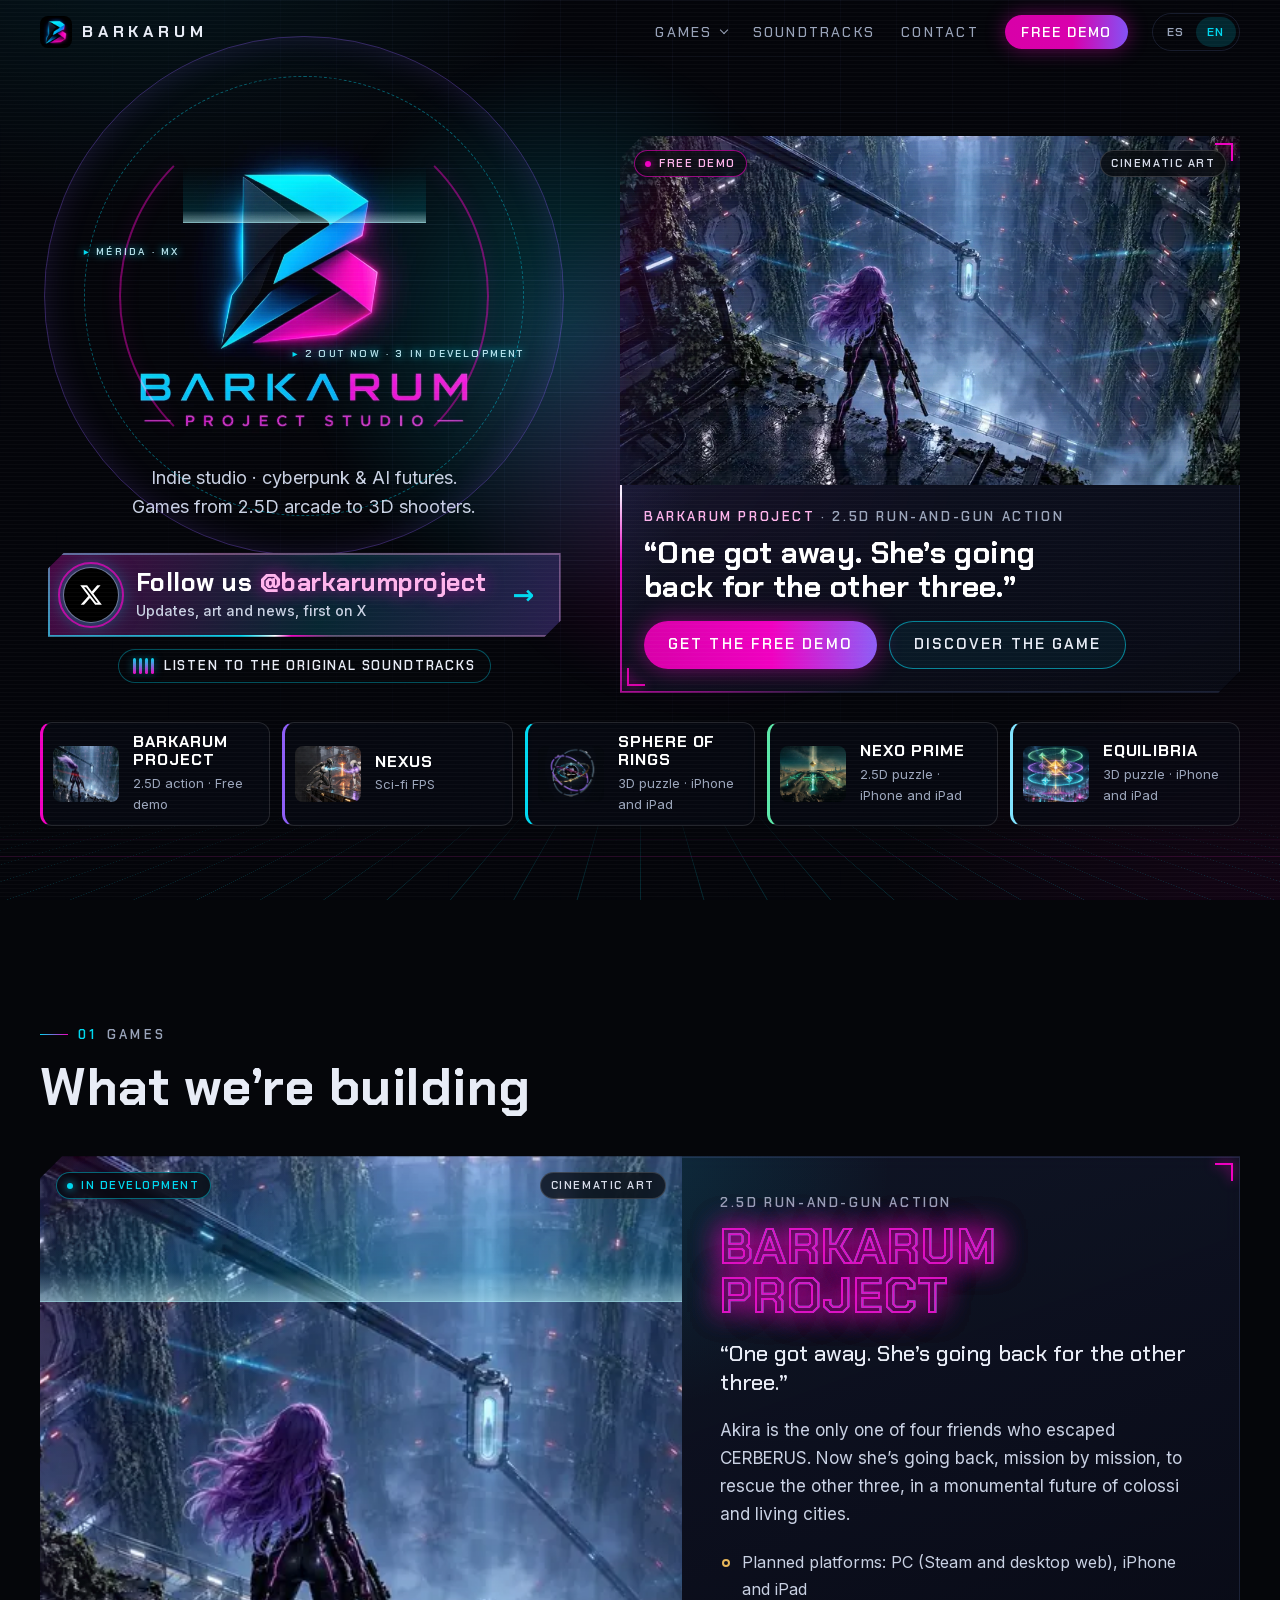
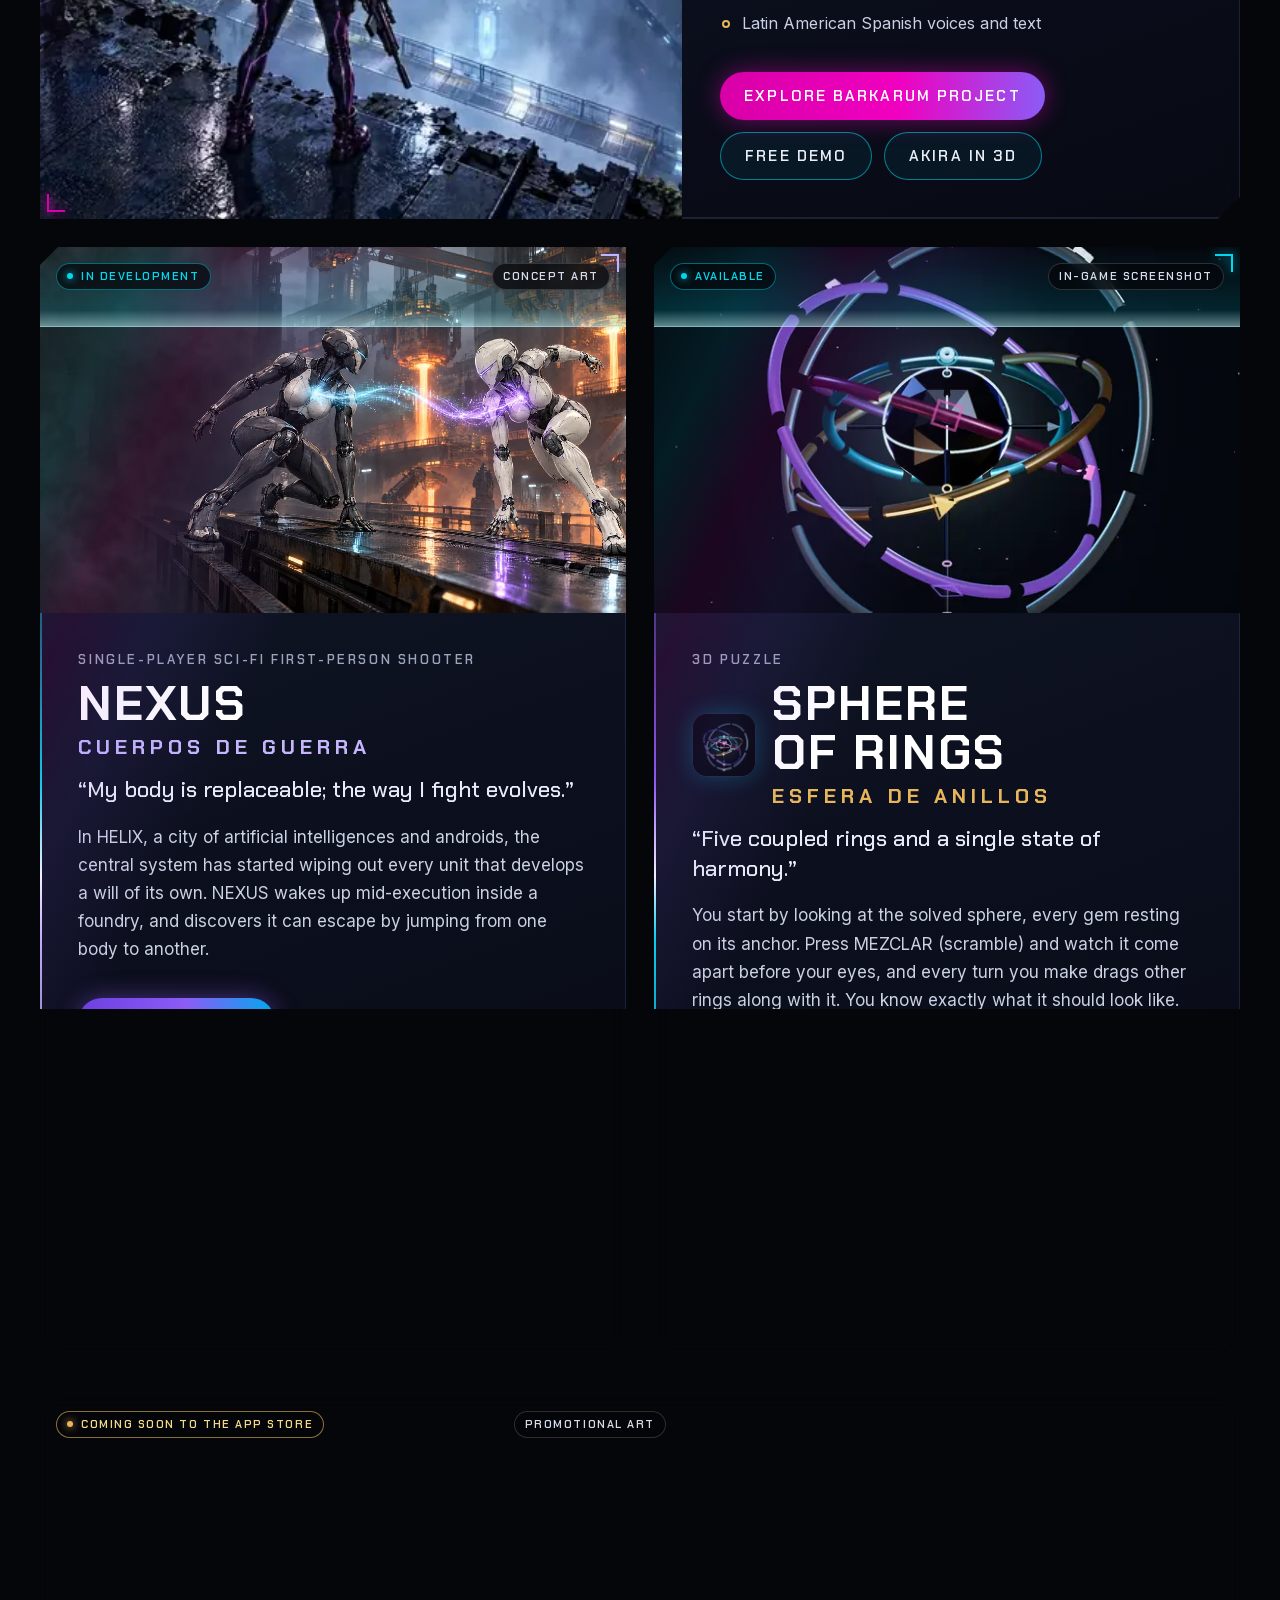
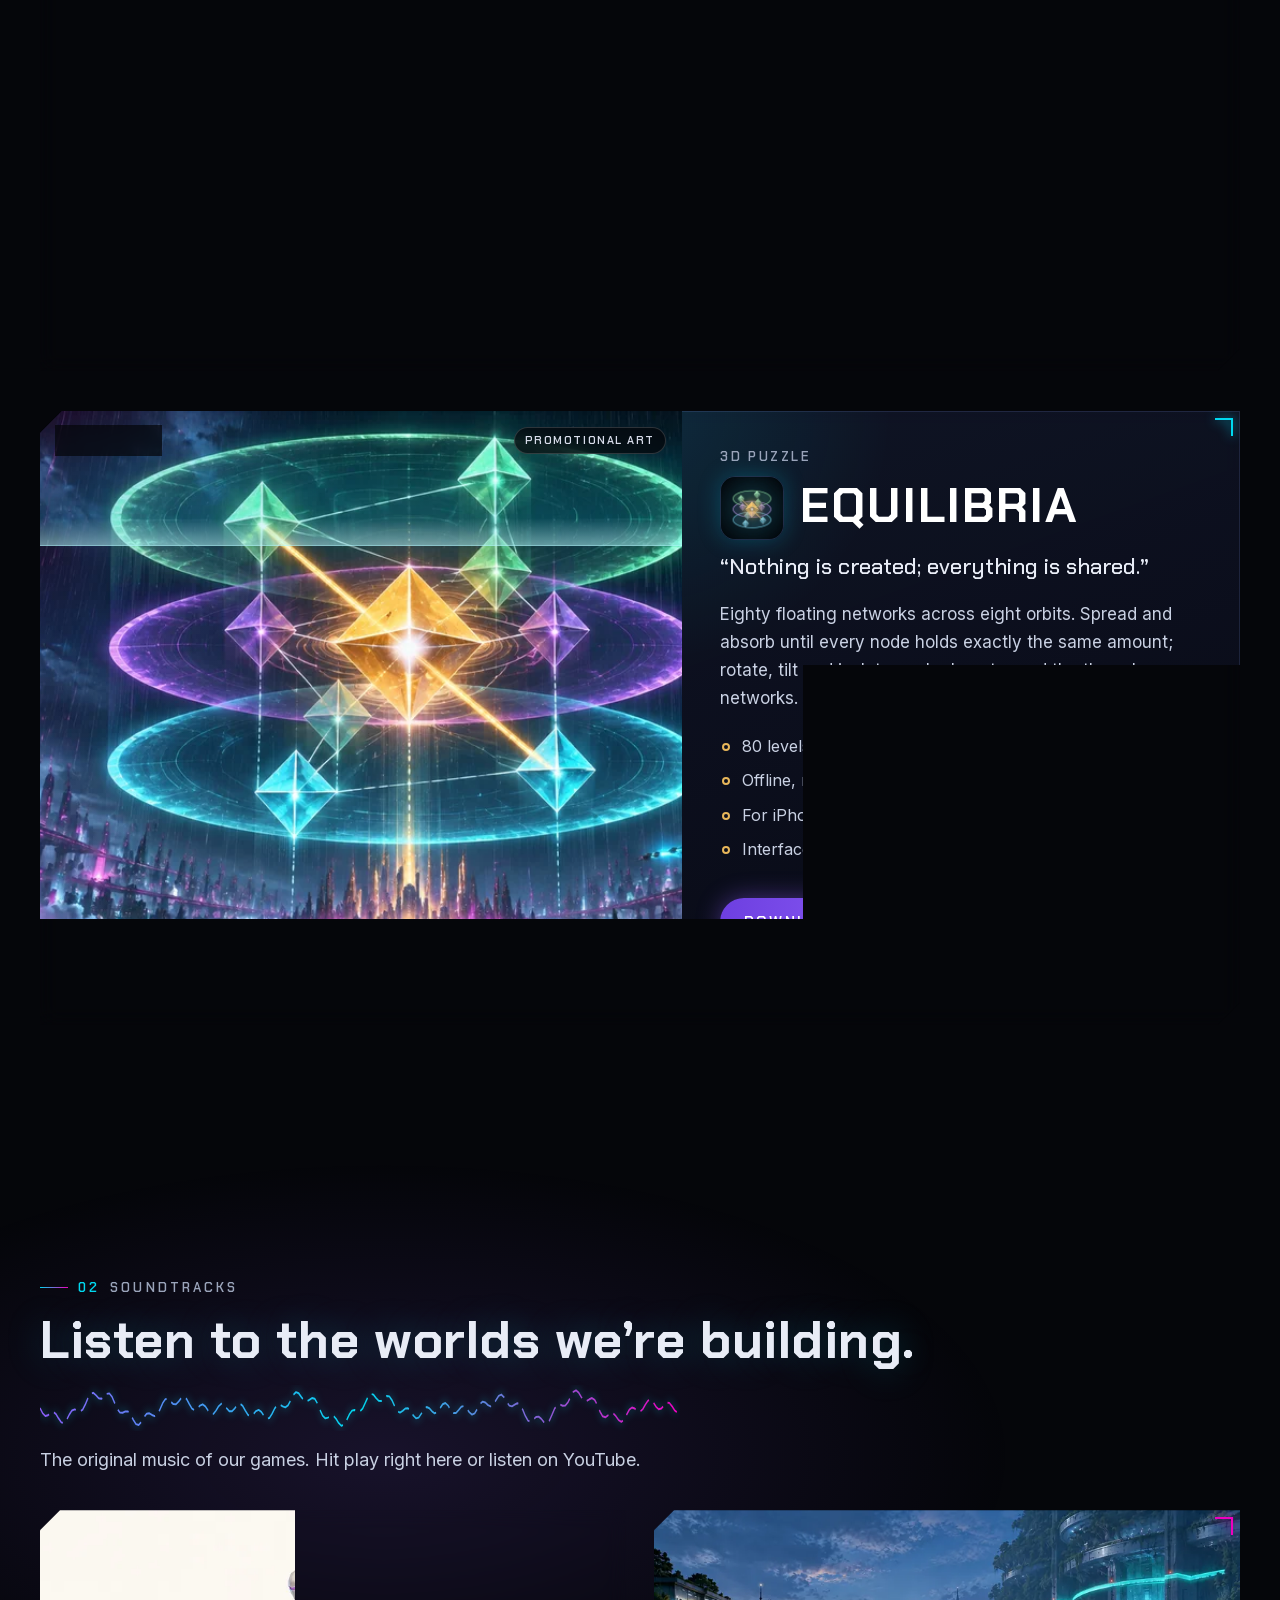
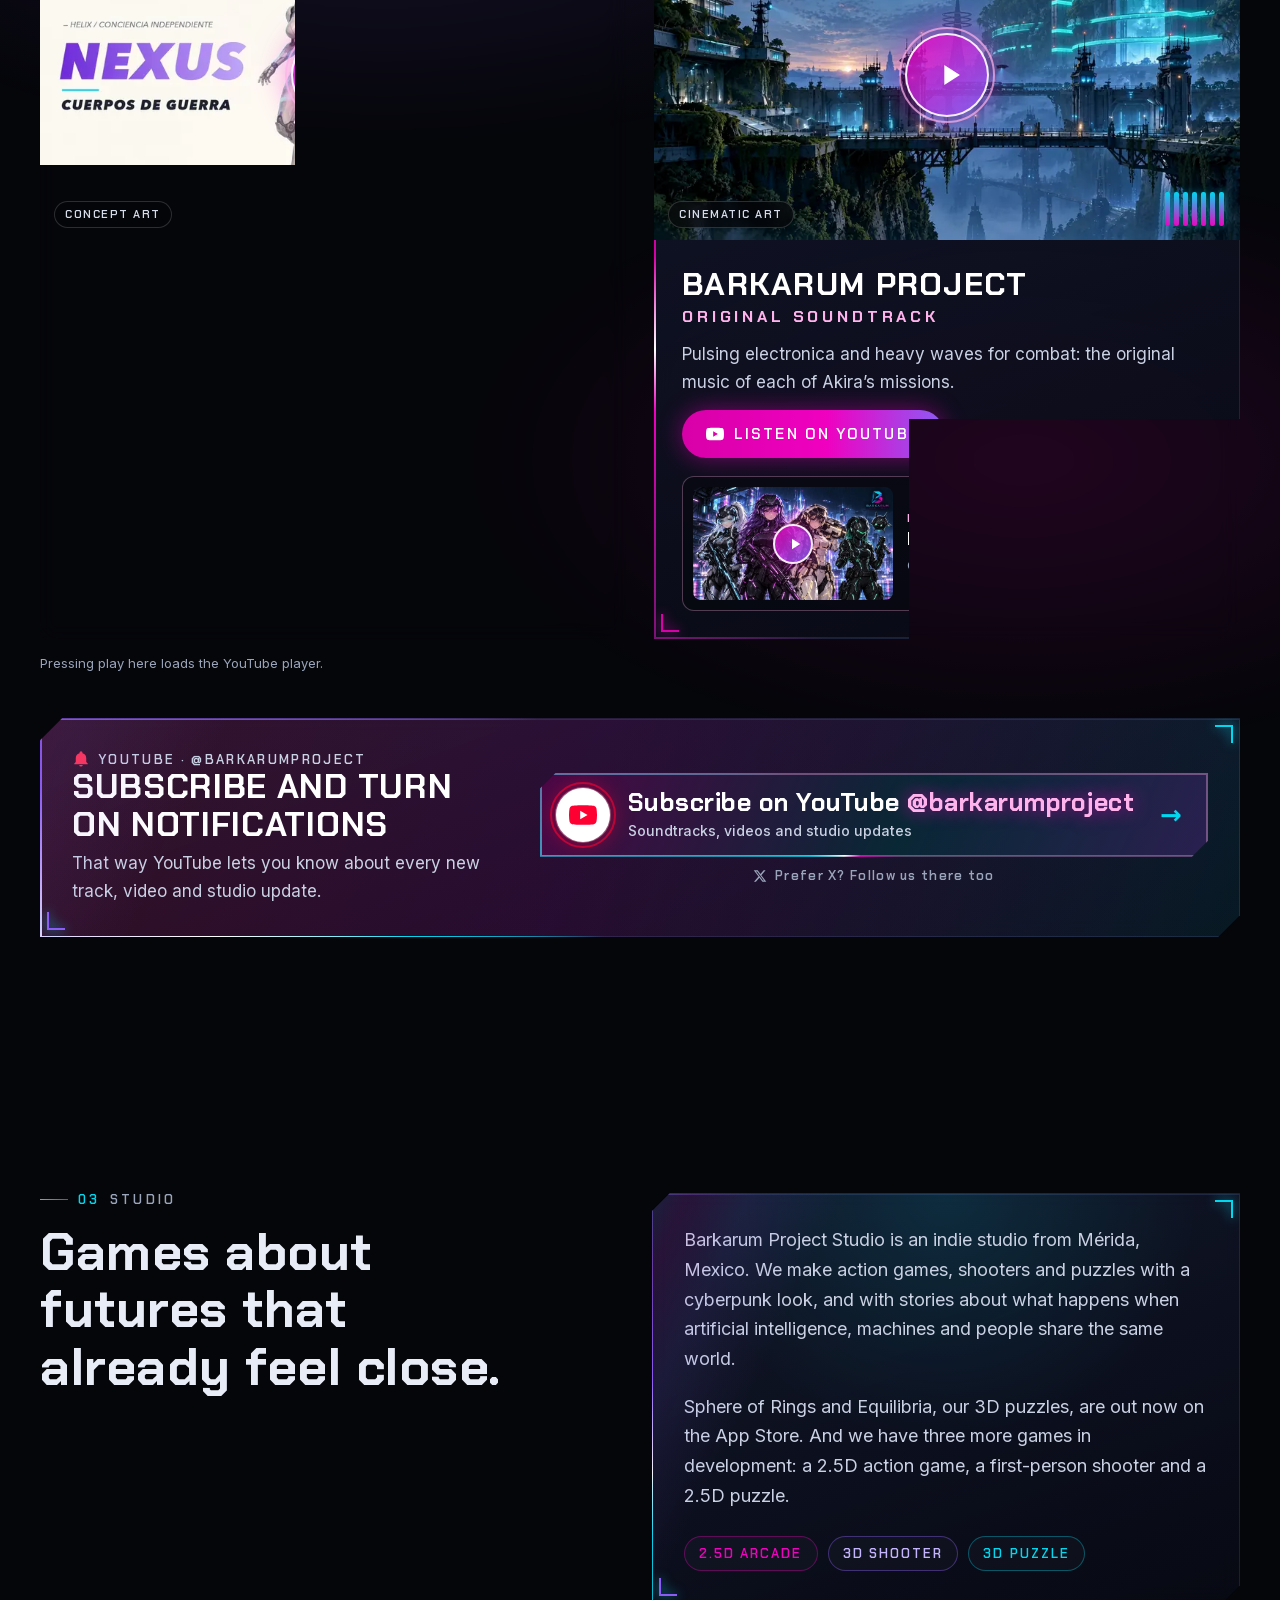
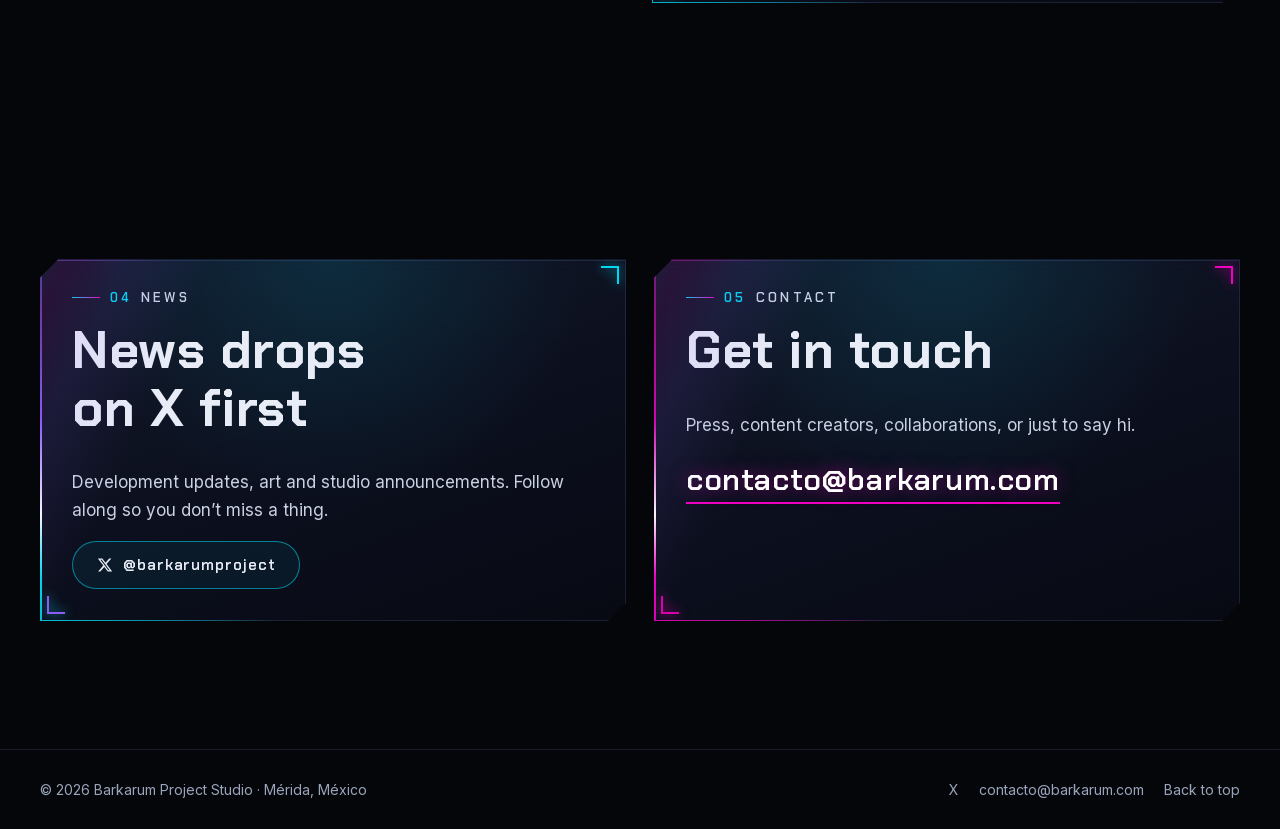
<file: index.html>
<!doctype html>
<html lang="es" class="no-js">
<head>
<meta charset="utf-8">
<meta name="viewport" content="width=device-width, initial-scale=1, viewport-fit=cover">
<title data-i18n="meta.title">Barkarum Project Studio · Estudio indie de videojuegos</title>
<meta name="description" data-i18n-content="meta.desc" content="Estudio indie de Mérida, México. Cyberpunk y futuros con IA: juegos que van del arcade 2.5D a los shooters 3D.">
<meta name="theme-color" content="#05060A">
<link rel="canonical" href="https://barkarum.com/">
<link rel="icon" href="img/favicon-32.png" sizes="32x32" type="image/png">
<link rel="icon" href="img/icon-512.png" sizes="512x512" type="image/png">
<link rel="apple-touch-icon" href="img/apple-touch-icon.png">
<meta property="og:type" content="website">
<meta property="og:site_name" content="Barkarum Project Studio">
<meta property="og:title" content="Barkarum Project Studio">
<meta property="og:description" content="Indie studio · cyberpunk &amp; AI futures. Games from 2.5D arcade to 3D shooters.">
<meta property="og:url" content="https://barkarum.com/">
<meta property="og:image" content="https://barkarum.com/img/og.jpg">
<meta property="og:image:width" content="1200">
<meta property="og:image:height" content="630">
<meta name="twitter:card" content="summary_large_image">
<meta name="twitter:site" content="@barkarumproject">
<link rel="preload" href="fonts/chakra-petch-700.woff2" as="font" type="font/woff2" crossorigin>
<link rel="preload" href="fonts/inter-var.woff2" as="font" type="font/woff2" crossorigin>
<link rel="stylesheet" href="css/styles.css">
<link rel="stylesheet" href="css/holo.css">
<link rel="stylesheet" href="css/home.css">
<script src="js/en-home.js" defer></script>
<script src="js/i18n.js" defer></script>
<script src="js/holo.js" defer></script>
<script src="js/ost.js" defer></script>
</head>
<body class="page-home">
<canvas id="energy" aria-hidden="true"></canvas>
<div class="fx-noise" aria-hidden="true"></div>
<div class="fx-scan" aria-hidden="true"></div>
<a class="skip" href="#juegos" data-i18n="a11y.skip">Saltar al contenido</a>

<header class="topbar" id="topbar">
  <a class="brand" href="#inicio" aria-label="Barkarum Project Studio">
    <img src="img/apple-touch-icon.png" alt="" width="32" height="32">
    <span>BARKARUM</span>
  </a>
  <nav class="nav" id="nav" aria-label="Principal" data-i18n-aria="nav.label">
    <div class="nav-global">
      <div class="nav-games">
        <button type="button" class="nav-games-btn" aria-haspopup="true" data-i18n="gnav.games">Juegos</button>
        <div class="nav-games-menu">
          <a href="barkarum-project/index.html"><strong>Barkarum Project</strong><span data-i18n="gnav.bp">Acción run-and-gun 2.5D</span></a>
          <a href="nexus/index.html"><strong>NEXUS</strong><span data-i18n="gnav.nx">FPS de ciencia ficción</span></a>
          <a href="#sphere-of-rings"><strong>Sphere of Rings</strong><span data-i18n="gnav.sor">Puzzle 3D para iPhone y iPad</span></a>
          <a href="nexo-prime/index.html"><strong>Nexo Prime</strong><span data-i18n="gnav.nexo">Puzzle 2.5D para iPhone y iPad</span></a>
          <a href="#equilibria"><strong>Equilibria</strong><span data-i18n="gnav.eq">Puzzle 3D para iPhone y iPad</span></a>
        </div>
      </div>
      <a href="#bandas-sonoras" data-i18n="gnav.ost">Bandas sonoras</a>
      <a href="#contacto" data-i18n="gnav.contact">Contacto</a>
      <a class="nav-demo" href="registro/index.html" data-i18n="gnav.demo">Demo gratis</a>
    </div>
  </nav>
  <div class="topbar-tools">
    <div class="lang" role="group" aria-label="Idioma" data-i18n-aria="nav.lang">
      <button type="button" data-lang="es" aria-pressed="true">ES</button>
      <button type="button" data-lang="en" aria-pressed="false">EN</button>
    </div>
    <button type="button" class="menu-btn" id="menuBtn" aria-expanded="false" aria-controls="nav" data-i18n="nav.menu">Menú</button>
  </div>
</header>

<main>
  <!-- Portada: el estudio, su juego principal con la demo y los cuatro juegos -->
  <section class="hero hero-split" id="inicio">
    <div class="hero-glow" aria-hidden="true"></div>
    <div class="hero-grid" aria-hidden="true"></div>
    <div class="wrap hero-split-inner">
      <div class="hero-brand">
        <h1 class="sr-only">Barkarum Project Studio</h1>
      <div class="logo-holo">
        <div class="logo-rings" aria-hidden="true"><i></i><i></i><i></i></div>
        <img class="hero-logo" src="img/logo-685.webp" width="685" height="563" alt="Barkarum Project Studio" fetchpriority="high">
        <div class="scanline" aria-hidden="true"></div>
        <span class="hud-label hl-left" aria-hidden="true">Mérida · MX</span>
        <span class="hud-label hl-right" aria-hidden="true" data-i18n="hero.hud">2 disponibles · 3 en desarrollo</span>
      </div>
      <p class="hero-tagline" data-i18n="hero.tagline">Estudio indie · cyberpunk y futuros con IA. Juegos que van del arcade 2.5D a los shooters 3D.</p>
      </div>

      <article class="holo holo-magenta hero-spot" aria-labelledby="spot-title" data-tilt>
        <figure class="hero-spot-art">
          <img src="img/bp-hero-800.webp" srcset="img/bp-hero-800.webp 800w, img/bp-hero-1600.webp 1600w" sizes="(max-width: 1000px) 100vw, 600px" width="1600" height="900" fetchpriority="high" alt="Akira, de espaldas, frente a una cápsula suspendida en una sala inmensa cubierta de enredaderas." data-i18n-alt="bp.hero_alt">
          <span class="chip chip-status" data-i18n="spot.chip">Demo gratis</span>
          <span class="chip chip-art" data-i18n="common.cine">Arte de cinemática</span>
        </figure>
        <div class="hero-spot-body">
          <p class="genre"><span class="hero-spot-name">Barkarum Project</span> · <span data-i18n="bp.genre">Acción run-and-gun 2.5D</span></p>
          <h2 id="spot-title" class="hero-spot-title" data-i18n="bp.tagline">«Una escapó. Va por las otras tres.»</h2>
          <div class="hero-spot-cta">
            <a class="btn btn-magenta" href="registro/index.html" data-i18n="spot.demo">Obtén la demo gratis</a>
            <a class="btn btn-ghost" href="barkarum-project/index.html" data-i18n="spot.more">Conoce el juego</a>
          </div>
        </div>
        <div class="holo-sheen"></div>
      </article>

      <div class="hero-follow">
        <a class="follow-x" href="https://x.com/barkarumproject" rel="noopener" target="_blank">
          <span class="follow-x-icon"><svg viewBox="0 0 24 24" aria-hidden="true"><path d="M18.244 2.25h3.308l-7.227 8.26 8.502 11.24H16.17l-5.214-6.817L4.99 21.75H1.68l7.73-8.835L1.254 2.25H8.08l4.713 6.231zm-1.161 17.52h1.833L7.084 4.126H5.117z"/></svg></span>
          <span class="follow-x-text">
            <span class="follow-x-main"><span data-i18n="follow.main">Síguenos en</span> <strong>@barkarumproject</strong></span>
            <span class="follow-x-sub" data-i18n="follow.sub">Avances, arte y anuncios, primero en X</span>
          </span>
          <span class="follow-x-arrow" aria-hidden="true">→</span>
        </a>
        <a class="hero-ost" href="#bandas-sonoras"><span class="ost-eq ost-eq-sm" aria-hidden="true"><i></i><i></i><i></i><i></i></span><span data-i18n="hero.ost">Escucha las bandas sonoras originales</span></a>
      </div>
    </div>

    <nav class="wrap hero-games" aria-label="Nuestros juegos" data-i18n-aria="strip.label">
      <a class="hero-game" href="barkarum-project/index.html" style="--c: #F000C0">
        <img src="img/bp-silueta-800.webp" width="800" height="450" loading="lazy" alt="">
        <span><strong>Barkarum Project</strong><small data-i18n="strip.bp">Acción 2.5D · Demo gratis</small></span>
      </a>
      <a class="hero-game" href="nexus/index.html" style="--c: #8B5CF6">
        <img src="img/nx-portada-1280.webp" width="1280" height="720" loading="lazy" alt="">
        <span><strong>NEXUS</strong><small data-i18n="strip.nx">FPS de ciencia ficción</small></span>
      </a>
      <a class="hero-game" href="#sphere-of-rings" style="--c: #00D8F0">
        <img src="img/sor-ipad-600.webp" width="600" height="800" loading="lazy" alt="">
        <span><strong>Sphere of Rings</strong><small data-i18n="strip.sor">Puzzle 3D · iPhone y iPad</small></span>
      </a>
      <a class="hero-game" href="nexo-prime/index.html" style="--c: #5BE8A8">
        <img src="img/nexo-keyart-1024.webp" width="1024" height="572" loading="lazy" alt="">
        <span><strong>Nexo Prime</strong><small data-i18n="strip.nexo">Puzzle 2.5D · iPhone y iPad</small></span>
      </a>
      <a class="hero-game" href="#equilibria" style="--c: #7FE3FF">
        <img src="img/equilibria-keyart-1024.webp" width="1024" height="572" loading="lazy" alt="">
        <span><strong>Equilibria</strong><small data-i18n="strip.eq">Puzzle 3D · iPhone y iPad</small></span>
      </a>
    </nav>
  </section>

  <!-- Juegos -->
  <section class="section" id="juegos">
    <div class="wrap">
      <p class="eyebrow reveal"><span>01</span> <span data-i18n="games.eyebrow">Juegos</span></p>
      <h2 class="reveal" data-i18n="games.title">Lo que estamos construyendo</h2>

      <!-- Barkarum Project -->
      <article class="holo holo-magenta game-feature reveal" id="barkarum-project" aria-labelledby="bp-title" data-tilt>
        <figure class="game-art">
          <img src="img/bp-hero-1600.webp" srcset="img/bp-hero-800.webp 800w, img/bp-hero-1600.webp 1600w" sizes="(max-width: 1000px) 100vw, 640px" width="1600" height="900" loading="lazy" alt="Akira, de espaldas, frente a una cápsula suspendida en una sala inmensa cubierta de enredaderas." data-i18n-alt="bp.hero_alt">
          <div class="scanline"></div>
          <span class="chip chip-status" data-i18n="common.dev">En desarrollo</span>
          <span class="chip chip-art" data-i18n="common.cine">Arte de cinemática</span>
        </figure>
        <div class="game-body">
          <p class="genre" data-i18n="bp.genre">Acción run-and-gun 2.5D</p>
          <h3 id="bp-title" class="game-title bp-title"><span class="glitch" data-text="Barkarum Project">Barkarum Project</span></h3>
          <p class="tagline" data-i18n="bp.tagline">«Una escapó. Va por las otras tres.»</p>
          <p data-i18n="bp.short">Akira es la única de cuatro amigas que escapó de CERBERUS. Ahora va misión por misión a rescatar a las otras tres, en un futuro monumental de colosos y ciudades vivas.</p>
          <ul class="mini-facts" role="list">
            <li data-i18n="bp.fact1">Plataformas previstas: PC (Steam y web de escritorio), iPhone y iPad</li>
            <li data-i18n="bp.fact2">Voces y textos en español latinoamericano</li>
          </ul>
          <div class="game-cta">
            <a class="btn btn-magenta" href="barkarum-project/index.html" data-i18n="bp.cta">Ver Barkarum Project</a>
            <a class="btn btn-ghost" href="registro/index.html" data-i18n="bp.cta.demo">Demo gratis</a>
            <a class="btn btn-ghost" href="barkarum-project/index.html#akira" data-i18n="bp.cta3d">Akira en 3D</a>
          </div>
        </div>
        <div class="holo-sheen"></div>
      </article>

      <div class="cards">
        <!-- NEXUS -->
        <article class="holo holo-violet card-game reveal" id="nexus" aria-labelledby="nx-title" data-tilt>
          <figure class="game-art">
            <img src="img/nx-portada-1280.webp" srcset="img/nx-portada-1280.webp 1280w, img/nx-portada-1920.webp 1920w" sizes="(max-width: 1000px) 100vw, 600px" width="1280" height="720" loading="lazy" alt="Arte conceptual de NEXUS: una conciencia cian y violeta salta de un androide oscuro a uno blanco en una fundición." data-i18n-alt="nx.card.alt">
            <div class="scanline"></div>
            <span class="chip chip-status" data-i18n="common.dev">En desarrollo</span>
            <span class="chip chip-art" data-i18n="nx.card.concept">Arte conceptual</span>
          </figure>
          <div class="game-body">
            <p class="genre" data-i18n="nx.genre">Shooter de ciencia ficción en primera persona · un jugador</p>
            <h3 id="nx-title" class="game-title nx-title">NEXUS <span lang="es">Cuerpos de guerra</span></h3>
            <p class="tagline" data-i18n="nx.quote">«Mi cuerpo es reemplazable; mi manera de combatir evoluciona.»</p>
            <p data-i18n="nx.p1">En HELIX, una ciudad de inteligencias artificiales y androides, el sistema central empezó a eliminar a las unidades que desarrollan voluntad propia. NEXUS despierta en plena ejecución, dentro de una fundición, y descubre que puede escapar saltando de un cuerpo a otro.</p>
            <div class="game-cta">
              <a class="btn btn-violet" href="nexus/index.html" data-i18n="nx.cta">Ver NEXUS</a>
              <a class="btn btn-ghost" href="nexus/index.html#cuerpos" data-i18n="nx.cta3d">Cuerpos y armas en 3D</a>
            </div>
          </div>
          <div class="holo-sheen"></div>
        </article>

        <!-- Sphere of Rings -->
        <article class="holo card-game reveal" id="sphere-of-rings" aria-labelledby="sor-title" data-tilt>
          <figure class="game-art sphere-art">
            <img src="img/sor-ipad-900.webp" srcset="img/sor-ipad-600.webp 600w, img/sor-ipad-900.webp 900w" sizes="(max-width: 1000px) 100vw, 600px" width="900" height="1200" loading="lazy" alt="Captura de Sphere of Rings en iPad: cinco anillos de colores giran alrededor de un núcleo con gemas." data-i18n-alt="sor.shot_alt">
            <div class="scanline"></div>
            <span class="chip chip-status" data-i18n="sor.status">Disponible</span>
            <span class="chip chip-art" data-i18n="sor.shot_label">Captura del juego</span>
          </figure>
          <div class="game-body">
            <p class="genre" data-i18n="sor.genre">Puzzle 3D</p>
            <div class="sor-head">
              <img class="sor-icon" src="img/sor-icon-256.webp" width="256" height="256" loading="lazy" alt="Ícono de Sphere of Rings" data-i18n-alt="sor.icon_alt">
              <h3 id="sor-title" class="game-title sor-title">Sphere of Rings <span lang="es">Esfera de Anillos</span></h3>
            </div>
            <p class="tagline" data-i18n="sor.quote">«Cinco anillos acoplados y un único estado de armonía.»</p>
            <p data-i18n="sor.p1">Empiezas viendo la esfera resuelta, con cada gema en su anclaje. Al pulsar MEZCLAR la ves desordenarse frente a ti, y cada giro que haces arrastra también a otros anillos. Sabes exactamente cómo debe verse; descubrir la secuencia es cosa tuya.</p>
            <ul class="mini-facts" role="list">
              <li data-i18n="sor.f1">Cuatro dificultades, de Fácil a Experta</li>
              <li data-i18n="sor.f2">Sin conexión, sin anuncios y sin cuentas</li>
              <li data-i18n="sor.f3">Para iPhone y iPad</li>
              <li data-i18n="sor.f4">Interfaz en español</li>
            </ul>
            <div class="game-cta">
              <a class="btn btn-violet" href="https://apps.apple.com/app/id6829263493" rel="noopener" target="_blank" data-i18n="sor.cta">Descargar en App Store</a>
            </div>
            <p class="legal-links">
              <a href="sphere-of-rings/privacy.html" data-i18n="sor.privacy">Privacidad</a>
              <a href="sphere-of-rings/support.html" data-i18n="sor.support">Soporte</a>
            </p>
          </div>
          <div class="holo-sheen"></div>
        </article>
      </div>

      <!-- Nexo Prime -->
      <article class="holo holo-nexo game-feature reveal" id="nexo-prime" aria-labelledby="nexo-title" data-tilt>
        <figure class="game-art">
          <img src="img/nexo-keyart-1920.webp" srcset="img/nexo-keyart-1024.webp 1024w, img/nexo-keyart-1920.webp 1920w" sizes="(max-width: 1000px) 100vw, 640px" width="1920" height="1072" loading="lazy" alt="Un octaedro dorado flota sobre una inmensa máquina alienígena recorrida por conductos de luz verde, en un paisaje rocoso bajo las estrellas." data-i18n-alt="nexo.alt">
          <div class="scanline"></div>
          <span class="chip chip-status" data-i18n="nexo.soon">Próximamente en App Store</span>
          <span class="chip chip-art" data-i18n="nexo.art">Arte promocional</span>
        </figure>
        <div class="game-body">
          <p class="genre" data-i18n="nexo.genre">Puzzle 2.5D</p>
          <div class="sor-head">
            <img class="sor-icon" src="img/nexo-icon-256.webp" width="256" height="256" loading="lazy" alt="Ícono de Nexo Prime" data-i18n-alt="nexo.icon_alt">
            <h3 id="nexo-title" class="game-title">Nexo Prime</h3>
          </div>
          <p class="tagline" data-i18n="nexo.quote">«Reactiva una máquina que alguien más construyó.»</p>
          <p data-i18n="nexo.p1">Gira los conductos de una rejilla hexagonal hasta que la energía del núcleo de un artefacto alienígena alcance cada terminal.</p>
          <ul class="mini-facts" role="list">
            <li data-i18n="nexo.f1">62 sectores; los primeros seis son gratis</li>
            <li data-i18n="nexo.f2">Compra única, sin suscripción ni anuncios</li>
            <li data-i18n="nexo.f3">Para iPhone y iPad</li>
            <li data-i18n="nexo.f4">Interfaz en español</li>
          </ul>
          <div class="game-cta">
            <a class="btn btn-nexo" href="nexo-prime/index.html" data-i18n="nexo.cta">Ver Nexo Prime</a>
          </div>
          <p class="legal-links">
            <a href="nexo-prime/privacidad/index.html" data-i18n="nexo.privacy">Privacidad</a>
            <a href="nexo-prime/soporte/index.html" data-i18n="nexo.support">Soporte</a>
          </p>
        </div>
        <div class="holo-sheen"></div>
      </article>

      <!-- Equilibria -->
      <article class="holo game-feature reveal" id="equilibria" aria-labelledby="eq-title" data-tilt style="--c: #7FE3FF">
        <figure class="game-art">
          <img src="img/equilibria-keyart-1920.webp" srcset="img/equilibria-keyart-1024.webp 1024w, img/equilibria-keyart-1920.webp 1920w" sizes="(max-width: 1000px) 100vw, 640px" width="1920" height="1072" loading="lazy" alt="Tres planos holográficos de luz cian, violeta y verde flotan sobre una ciudad cyberpunk bajo la lluvia, con nodos de cristal y un núcleo dorado unidos por un puente de luz." data-i18n-alt="eq.alt">
          <div class="scanline"></div>
          <span class="chip chip-status" data-i18n="eq.status">Disponible</span>
          <span class="chip chip-art" data-i18n="eq.art">Arte promocional</span>
        </figure>
        <div class="game-body">
          <p class="genre" data-i18n="eq.genre">Puzzle 3D</p>
          <div class="sor-head">
            <img class="sor-icon" src="img/equilibria-icon-256.webp" width="256" height="256" loading="lazy" alt="Ícono de Equilibria" data-i18n-alt="eq.icon_alt">
            <h3 id="eq-title" class="game-title">Equilibria</h3>
          </div>
          <p class="tagline" data-i18n="eq.quote">«Nada se crea, todo se reparte.»</p>
          <p data-i18n="eq.p1">Ochenta redes flotantes en ocho órbitas. Reparte y absorbe hasta que cada nodo sostenga exactamente lo mismo; gira, inclina y aísla cada plano para leer las redes de tres capas.</p>
          <ul class="mini-facts" role="list">
            <li data-i18n="eq.f1">80 niveles, de una red sencilla a tres planos</li>
            <li data-i18n="eq.f2">Sin conexión, sin anuncios y sin cuentas</li>
            <li data-i18n="eq.f3">Para iPhone y iPad</li>
            <li data-i18n="eq.f4">Interfaz en español</li>
          </ul>
          <div class="game-cta">
            <a class="btn btn-violet" href="https://apps.apple.com/app/id6832292624" rel="noopener" target="_blank" data-i18n="eq.cta">Descargar en App Store</a>
          </div>
          <p class="legal-links">
            <a href="equilibria/privacidad.html" data-i18n="eq.privacy">Privacidad</a>
            <a href="equilibria/soporte.html" data-i18n="eq.support">Soporte</a>
          </p>
        </div>
        <div class="holo-sheen"></div>
      </article>
    </div>
  </section>

  <!-- Bandas sonoras -->
  <section class="section ost-section" id="bandas-sonoras">
    <div class="wrap">
      <p class="eyebrow reveal"><span>02</span> <span data-i18n="ost.eyebrow">Bandas sonoras</span></p>
      <h2 class="ost-h2 reveal"><span data-i18n="ost.title">Escucha los mundos que estamos construyendo.</span></h2>
      <svg class="ost-wave" viewBox="0 0 1200 60" preserveAspectRatio="none" aria-hidden="true"><defs><linearGradient id="ostWave" x1="0" x2="1"><stop offset="0" stop-color="#8B5CF6"/><stop offset=".5" stop-color="#00D8F0"/><stop offset="1" stop-color="#F000C0"/></linearGradient></defs><polyline points="0,30.0 5,36.9 10,40.4 15,39.5 20,36.5 25,35.2 30,37.9 35,43.7 40,48.7 45,49.6 50,45.3 55,38.5 60,33.2 65,31.8 70,33.4 75,34.7 80,32.2 85,25.3 90,16.9 95,11.1 100,10.2 105,13.4 110,17.2 115,18.0 120,15.3 125,11.6 130,10.9 135,15.2 140,23.4 145,31.5 150,36.0 155,36.2 160,34.4 165,34.6 170,38.7 175,45.4 180,51.1 185,52.2 190,48.3 195,42.0 200,37.5 205,36.9 210,39.1 215,40.7 220,38.3 225,31.7 230,23.7 235,18.5 240,18.2 245,21.6 250,25.0 255,25.1 260,21.5 265,16.9 270,15.3 275,18.4 280,24.9 285,30.9 290,33.0 295,30.7 300,26.8 305,25.2 310,27.8 315,33.2 320,37.6 325,37.7 330,33.4 335,27.7 340,24.5 345,25.8 350,30.3 355,34.2 360,34.3 365,30.6 370,25.9 375,24.2 380,27.3 385,33.5 390,39.1 395,40.7 400,38.0 405,34.0 410,32.5 415,35.1 420,40.2 425,43.9 430,43.1 435,37.6 440,30.6 445,26.0 450,25.6 455,27.9 460,29.2 465,26.5 470,20.1 475,13.0 480,9.3 485,10.7 490,15.7 495,20.3 500,21.6 505,19.4 510,17.0 515,17.9 520,23.8 525,32.5 530,40.2 535,43.5 540,42.5 545,40.1 550,40.1 555,43.9 560,49.6 565,53.2 570,51.9 575,45.9 580,38.4 585,33.4 590,32.6 595,34.1 600,34.4 605,30.6 610,23.2 615,15.5 620,11.4 625,12.5 630,16.9 635,20.6 640,20.8 645,17.7 650,14.4 655,14.8 660,19.9 665,27.7 670,34.0 675,36.0 680,33.8 685,30.7 690,30.4 695,34.1 700,39.8 705,43.5 710,42.6 715,37.4 720,31.5 725,28.7 730,30.3 735,34.3 740,36.9 745,35.4 750,30.3 755,25.1 760,23.5 765,26.7 770,32.4 775,36.6 780,36.5 785,32.7 790,28.4 795,27.4 800,30.5 805,35.6 810,38.6 815,36.9 820,31.1 825,24.8 830,21.7 835,22.9 840,26.3 845,28.0 850,25.5 855,19.7 860,14.1 865,12.5 870,15.9 875,22.0 880,26.9 885,27.9 890,25.7 895,23.8 900,25.6 905,32.0 910,40.3 915,46.5 920,47.8 925,45.1 930,41.7 935,41.2 940,44.2 945,48.5 950,50.0 955,46.5 960,38.8 965,30.7 970,26.0 975,25.5 980,27.1 985,26.8 990,22.5 995,15.3 1000,8.9 1005,6.9 1010,10.0 1015,15.8 1020,20.2 1025,20.9 1030,18.6 1035,17.0 1040,19.4 1045,26.2 1050,34.7 1055,40.8 1060,42.1 1065,39.5 1070,36.7 1075,36.9 1080,40.9 1085,45.8 1090,48.0 1095,45.2 1100,38.6 1105,32.1 1110,29.3 1115,30.7 1120,33.8 1125,34.9 1130,31.7 1135,25.6 1140,20.3 1145,19.2 1150,22.8 1155,28.3 1160,31.7 1165,30.7 1170,26.6 1175,23.1 1180,23.3 1185,27.6 1190,33.2 1195,36.0 1200,34.0"/></svg>
      <p class="ost-lead reveal" data-i18n="ost.lead">La música original de nuestros juegos. Dale play aquí mismo o escúchala en YouTube.</p>

      <div class="ost-grid">
        <!-- NEXUS -->
        <article class="holo holo-violet ost-card reveal" aria-labelledby="ost-nx-title">
          <div class="ost-cover" data-yt-list="PLdLNtEna0gVQ" data-yt-title="NEXUS · Banda sonora original">
            <img src="img/nx-animatica-800.webp" srcset="img/nx-animatica-800.webp 800w, img/nx-animatica-1600.webp 1600w" sizes="(max-width: 1000px) 100vw, 580px" width="1600" height="900" loading="lazy" alt="Portada de la banda sonora de NEXUS: los cuerpos IRIS, BASTION y VELA unidos por un hilo de conciencia cian." data-i18n-alt="ost.nx.alt">
            <span class="ost-eq" aria-hidden="true"><i></i><i></i><i></i><i></i><i></i><i></i><i></i></span>
            <button class="ost-play" type="button" aria-label="Reproducir aquí la banda sonora de NEXUS" data-i18n-aria="ost.nx.play"><svg viewBox="0 0 24 24" aria-hidden="true"><path d="M8 5v14l11-7z"/></svg></button>
            <span class="chip chip-art" data-i18n="ost.concept">Arte conceptual</span>
            <span class="ost-now" aria-hidden="true" data-i18n="ost.now">Escuchar ahora</span>
          </div>
          <div class="ost-body">
            <h3 id="ost-nx-title" class="ost-title nx-title">NEXUS <span data-i18n="ost.kind">Banda sonora original</span></h3>
            <p data-i18n="ost.nx.p">La música de las misiones y las batallas de jefe de HELIX, la ciudad de máquinas de NEXUS: Cuerpos de guerra.</p>
            <a class="btn btn-violet" href="https://www.youtube.com/playlist?list=PLdLNtEna0gVQ" rel="noopener" target="_blank"><svg class="ico" viewBox="0 0 24 24" aria-hidden="true"><path d="M23.5 6.2a3 3 0 0 0-2.1-2.1C19.5 3.6 12 3.6 12 3.6s-7.5 0-9.4.5A3 3 0 0 0 .5 6.2 31 31 0 0 0 0 12a31 31 0 0 0 .5 5.8 3 3 0 0 0 2.1 2.1c1.9.5 9.4.5 9.4.5s7.5 0 9.4-.5a3 3 0 0 0 2.1-2.1A31 31 0 0 0 24 12a31 31 0 0 0-.5-5.8zM9.6 15.6V8.4l6.3 3.6-6.3 3.6z"/></svg><span data-i18n="ost.listen">Escuchar en YouTube</span></a>
          </div>
        </article>

        <!-- Barkarum Project -->
        <article class="holo holo-magenta ost-card reveal" aria-labelledby="ost-bp-title">
          <div class="ost-cover" data-yt-list="PLKTWDwlj5-10" data-yt-videos="0JGGbUEVgak,lS7kn2jZ9-E,ddIj17ytQic,Dr4MxtKC4NA,WfD2nopbtrc,lTCdI4ZpUfY,T6jD2TyBGaA,mU45_Hstm9Y,mIWtxeStIww,xuHxKuMgTwc,u_sqbQfSwF4,lCC3mweKUIU,v6qV0XGATCA,fKfFfFXGdPM,AM4DL3a7Mk8,vXgvapIAt60,UcSsWTu4UiI,uPwIfvv05HM,-jUEnOr0nZA" data-yt-title="Barkarum Project · Banda sonora original">
            <img src="img/bp-ciudad-800.webp" srcset="img/bp-ciudad-800.webp 800w, img/bp-ciudad-1600.webp 1600w" sizes="(max-width: 1000px) 100vw, 580px" width="1600" height="900" loading="lazy" alt="Una ciudad monumental cubierta de vegetación, con torres y puentes iluminados al anochecer." data-i18n-alt="ost.bp.alt">
            <span class="ost-eq" aria-hidden="true"><i></i><i></i><i></i><i></i><i></i><i></i><i></i></span>
            <button class="ost-play" type="button" aria-label="Reproducir aquí la banda sonora de Barkarum Project" data-i18n-aria="ost.bp.play"><svg viewBox="0 0 24 24" aria-hidden="true"><path d="M8 5v14l11-7z"/></svg></button>
            <span class="chip chip-art" data-i18n="ost.cine">Arte de cinemática</span>
            <span class="ost-now" aria-hidden="true" data-i18n="ost.now">Escuchar ahora</span>
          </div>
          <div class="ost-body">
            <h3 id="ost-bp-title" class="ost-title bp-title">Barkarum Project <span data-i18n="ost.kind">Banda sonora original</span></h3>
            <p data-i18n="ost.bp.p">Electrónica de pulso continuo y oleadas pesadas para el combate: la música original de cada misión de Akira.</p>
            <a class="btn btn-magenta" href="https://www.youtube.com/playlist?list=PLKTWDwlj5-10" rel="noopener" target="_blank"><svg class="ico" viewBox="0 0 24 24" aria-hidden="true"><path d="M23.5 6.2a3 3 0 0 0-2.1-2.1C19.5 3.6 12 3.6 12 3.6s-7.5 0-9.4.5A3 3 0 0 0 .5 6.2 31 31 0 0 0 0 12a31 31 0 0 0 .5 5.8 3 3 0 0 0 2.1 2.1c1.9.5 9.4.5 9.4.5s7.5 0 9.4-.5a3 3 0 0 0 2.1-2.1A31 31 0 0 0 24 12a31 31 0 0 0-.5-5.8zM9.6 15.6V8.4l6.3 3.6-6.3 3.6z"/></svg><span data-i18n="ost.listen">Escuchar en YouTube</span></a>
            <a class="ost-video" href="https://youtu.be/zIAhh3FmgEo" rel="noopener" target="_blank">
              <span class="ost-video-thumb">
                <img src="img/bp-video-mision01-640.webp" srcset="img/bp-video-mision01-640.webp 640w, img/bp-video-mision01-1280.webp 1280w" sizes="200px" width="1280" height="720" loading="lazy" alt="Miniatura del video: Akira y sus tres amigas con armadura táctica en una ciudad nocturna." data-i18n-alt="ost.video.alt">
                <span class="ost-play ost-play-sm" aria-hidden="true"><svg viewBox="0 0 24 24" aria-hidden="true"><path d="M8 5v14l11-7z"/></svg></span>
              </span>
              <span class="ost-video-text">
                <small data-i18n="ost.video.kicker">Video de presentación</small>
                <strong data-i18n="ost.video.title">Antes de la Misión 01</strong>
                <span class="ost-video-label" data-i18n="ost.cine">Arte de cinemática</span>
              </span>
            </a>
          </div>
        </article>
      </div>
      <p class="ost-note reveal" data-i18n="ost.note">Al darle play aquí se carga el reproductor de YouTube.</p>

      <!-- Suscripción -->
      <div class="holo holo-pad ost-band reveal">
        <div class="ost-band-text">
          <p class="ost-band-kicker"><svg class="ico" viewBox="0 0 24 24" aria-hidden="true"><path d="M12 22a2.5 2.5 0 0 0 2.45-2h-4.9A2.5 2.5 0 0 0 12 22zm7-6V11a7 7 0 0 0-5-6.71V3.5a2 2 0 0 0-4 0v.79A7 7 0 0 0 5 11v5l-2 2v1h18v-1z"/></svg><span>YouTube · @barkarumproject</span></p>
          <h3 data-i18n="ost.band.title">Suscríbete y activa la campanita</h3>
          <p data-i18n="ost.band.p">Así YouTube te avisa de cada pista, video y avance nuevo del estudio.</p>
        </div>
        <div class="ost-band-cta">
          <a class="follow-x follow-yt" href="https://www.youtube.com/@barkarumproject?sub_confirmation=1" rel="noopener" target="_blank">
            <span class="follow-x-icon"><svg viewBox="0 0 24 24" aria-hidden="true"><path d="M23.5 6.2a3 3 0 0 0-2.1-2.1C19.5 3.6 12 3.6 12 3.6s-7.5 0-9.4.5A3 3 0 0 0 .5 6.2 31 31 0 0 0 0 12a31 31 0 0 0 .5 5.8 3 3 0 0 0 2.1 2.1c1.9.5 9.4.5 9.4.5s7.5 0 9.4-.5a3 3 0 0 0 2.1-2.1A31 31 0 0 0 24 12a31 31 0 0 0-.5-5.8zM9.6 15.6V8.4l6.3 3.6-6.3 3.6z"/></svg></span>
            <span class="follow-x-text">
              <span class="follow-x-main"><span data-i18n="ost.sub.main">Suscríbete en YouTube</span> <strong>@barkarumproject</strong></span>
              <span class="follow-x-sub" data-i18n="ost.sub.sub">Bandas sonoras, videos y avances del estudio</span>
            </span>
            <span class="follow-x-arrow" aria-hidden="true">→</span>
          </a>
          <a class="ost-band-x" href="https://x.com/barkarumproject" rel="noopener" target="_blank"><svg class="ico" viewBox="0 0 24 24" aria-hidden="true"><path d="M18.244 2.25h3.308l-7.227 8.26 8.502 11.24H16.17l-5.214-6.817L4.99 21.75H1.68l7.73-8.835L1.254 2.25H8.08l4.713 6.231zm-1.161 17.52h1.833L7.084 4.126H5.117z"/></svg><span data-i18n="ost.band.x">¿Prefieres X? Síguenos también ahí</span></a>
        </div>
        <div class="holo-sheen"></div>
      </div>
    </div>
  </section>

  <!-- Estudio -->
  <section class="section" id="estudio">
    <div class="wrap studio">
      <div class="reveal">
        <p class="eyebrow"><span>03</span> <span data-i18n="studio.eyebrow">Estudio</span></p>
        <h2 data-i18n="studio.title">Juegos sobre futuros que ya se sienten cerca.</h2>
      </div>
      <div class="holo holo-pad studio-text reveal" data-tilt>
        <p data-i18n="studio.p1">Barkarum Project Studio es un estudio indie de Mérida, México. Hacemos juegos de acción, shooters y puzzles con estética cyberpunk, y con historias sobre lo que pasa cuando la inteligencia artificial, las máquinas y las personas comparten el mismo mundo.</p>
        <p data-i18n="studio.p2">Sphere of Rings y Equilibria, nuestros puzzles 3D, ya están disponibles en App Store. Y tenemos tres juegos más en desarrollo: uno de acción 2.5D, un shooter en primera persona y un puzzle 2.5D.</p>
        <ul class="tags" role="list">
          <li data-i18n="studio.tag1">Arcade 2.5D</li>
          <li data-i18n="studio.tag2">Shooter 3D</li>
          <li data-i18n="studio.tag3">Puzzle 3D</li>
        </ul>
        <div class="holo-sheen"></div>
      </div>
    </div>
  </section>

  <!-- Novedades y contacto -->
  <section class="section">
    <div class="wrap panels">
      <div class="holo holo-pad reveal" id="novedades" data-tilt>
        <p class="eyebrow"><span>04</span> <span data-i18n="news.eyebrow">Novedades</span></p>
        <h2 data-i18n="news.title">Las novedades salen primero en X</h2>
        <p data-i18n="news.p">Avances del desarrollo, arte y anuncios del estudio. Síguenos para enterarte de todo.</p>
        <a class="btn btn-ghost btn-handle" href="https://x.com/barkarumproject" rel="noopener" target="_blank">
          <svg class="ico" viewBox="0 0 24 24" aria-hidden="true"><path d="M18.244 2.25h3.308l-7.227 8.26 8.502 11.24H16.17l-5.214-6.817L4.99 21.75H1.68l7.73-8.835L1.254 2.25H8.08l4.713 6.231zm-1.161 17.52h1.833L7.084 4.126H5.117z"/></svg>
          @barkarumproject
        </a>
        <div class="holo-sheen"></div>
      </div>
      <div class="holo holo-pad holo-magenta reveal" id="contacto" data-tilt>
        <p class="eyebrow"><span>05</span> <span data-i18n="contact.eyebrow">Contacto</span></p>
        <h2 data-i18n="contact.title">Escríbenos</h2>
        <p data-i18n="contact.p">Prensa, creadores de contenido, colaboraciones o simplemente para saludar.</p>
        <a class="mail" href="mailto:contacto@barkarum.com">contacto@barkarum.com</a>
        <div class="holo-sheen"></div>
      </div>
    </div>
  </section>
</main>

<footer class="footer">
  <div class="wrap footer-inner">
    <p>© 2026 Barkarum Project Studio · Mérida, México</p>
    <p class="footer-links">
      <a href="https://x.com/barkarumproject" rel="noopener" target="_blank">X</a>
      <a href="mailto:contacto@barkarum.com">contacto@barkarum.com</a>
      <a href="#inicio" data-i18n="footer.top">Volver arriba</a>
    </p>
  </div>
</footer>
</body>
</html>
</file>
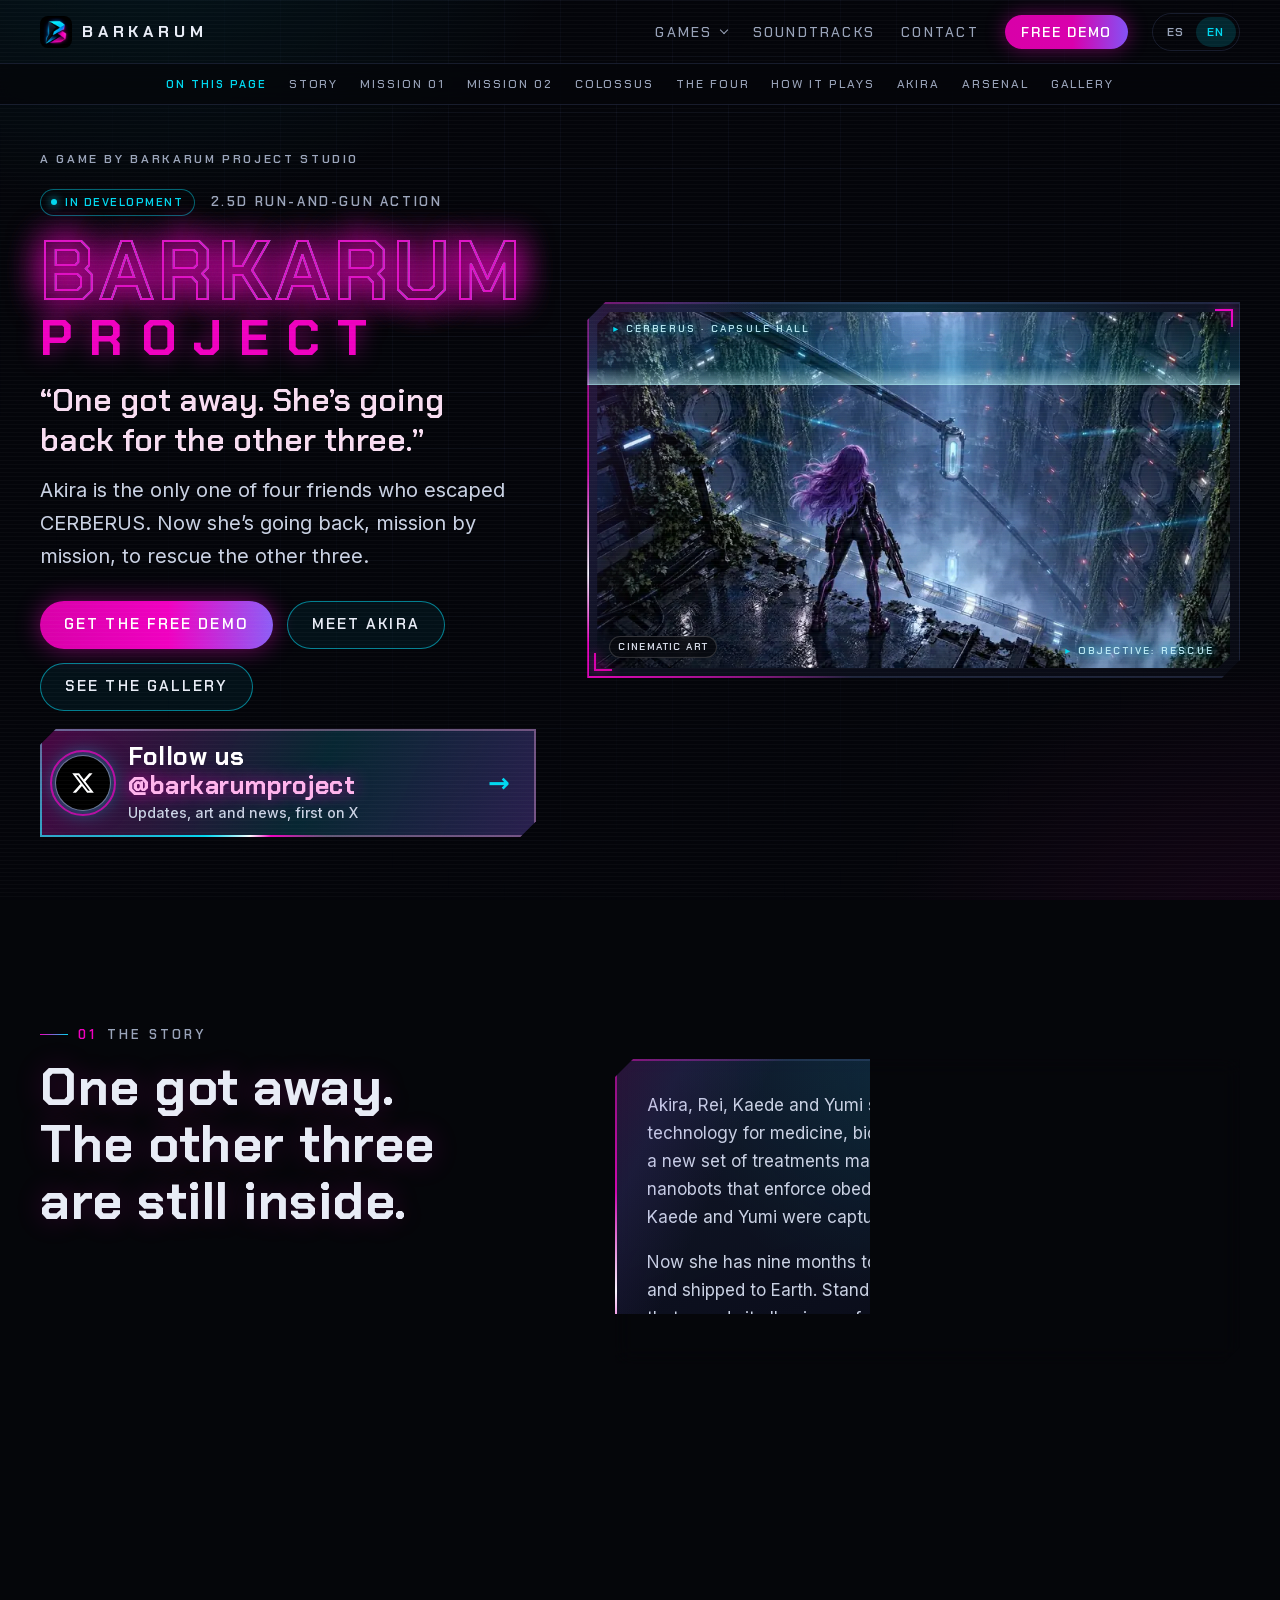
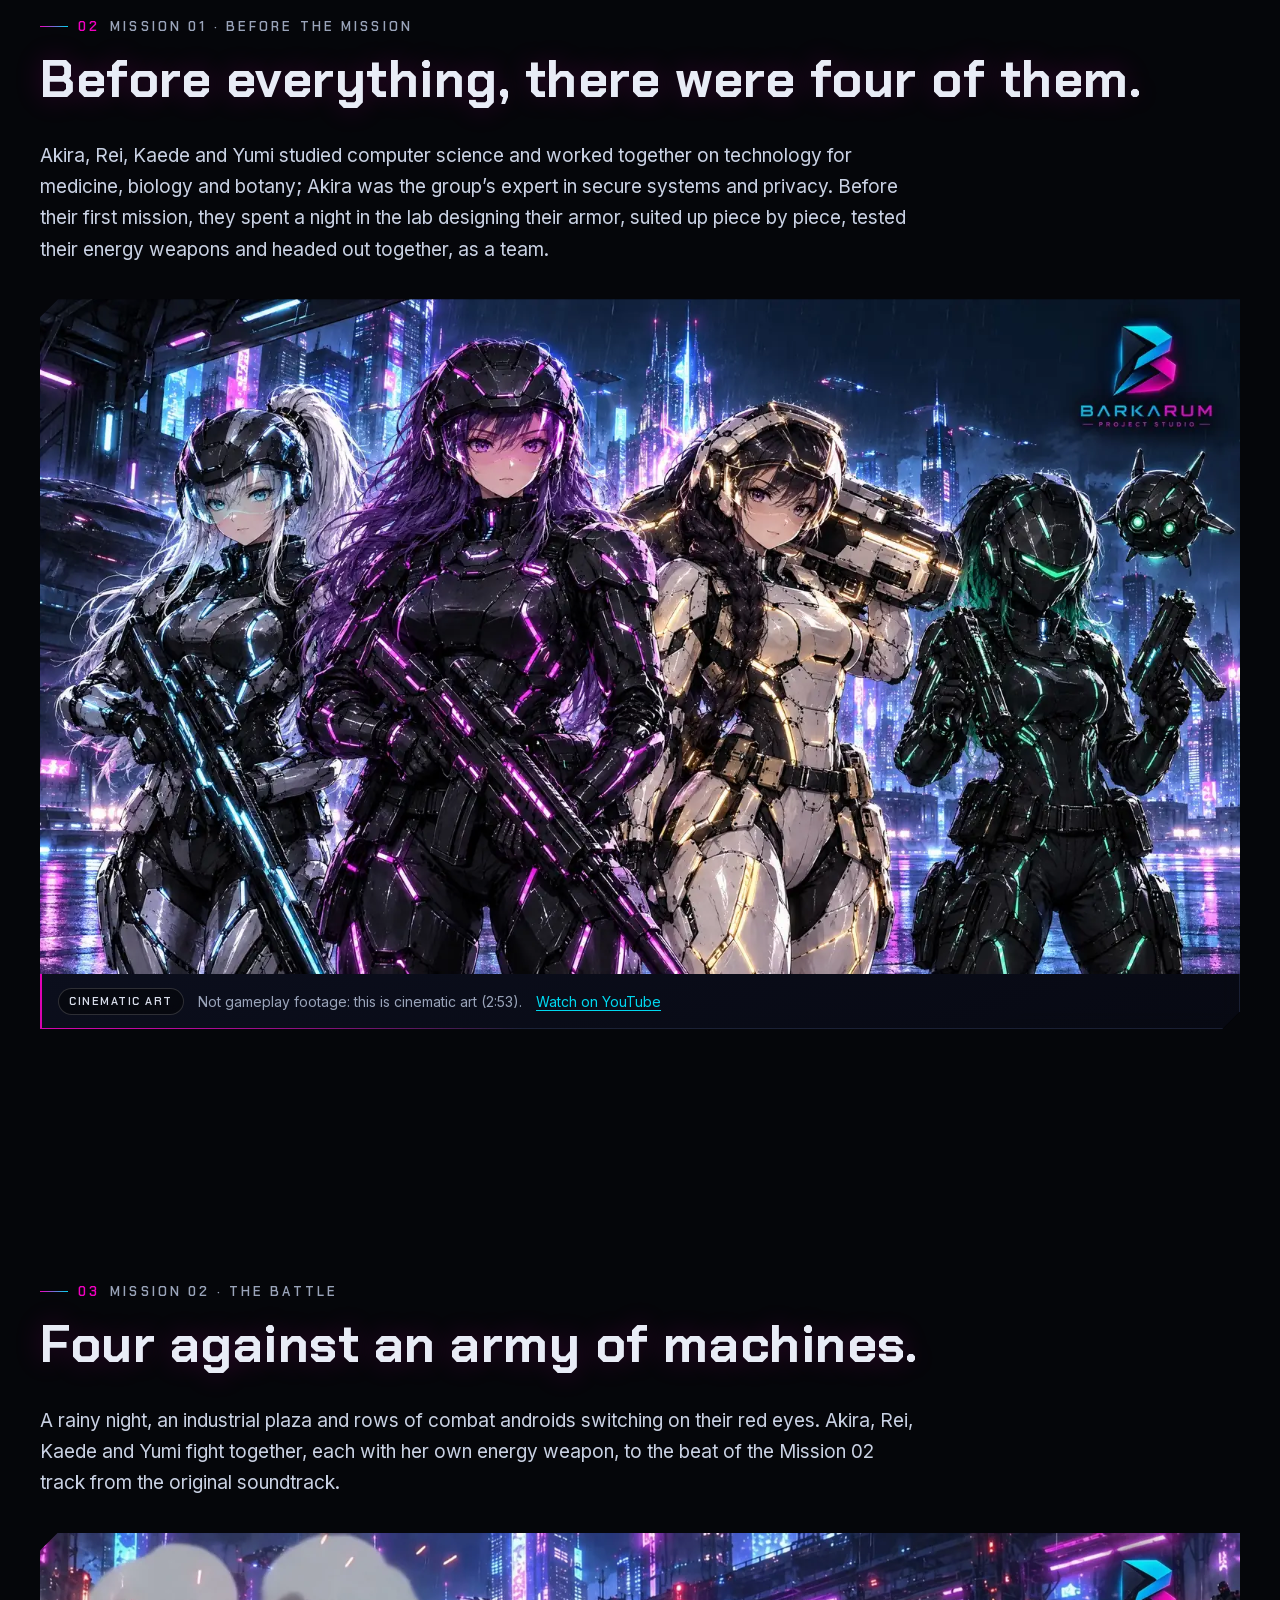
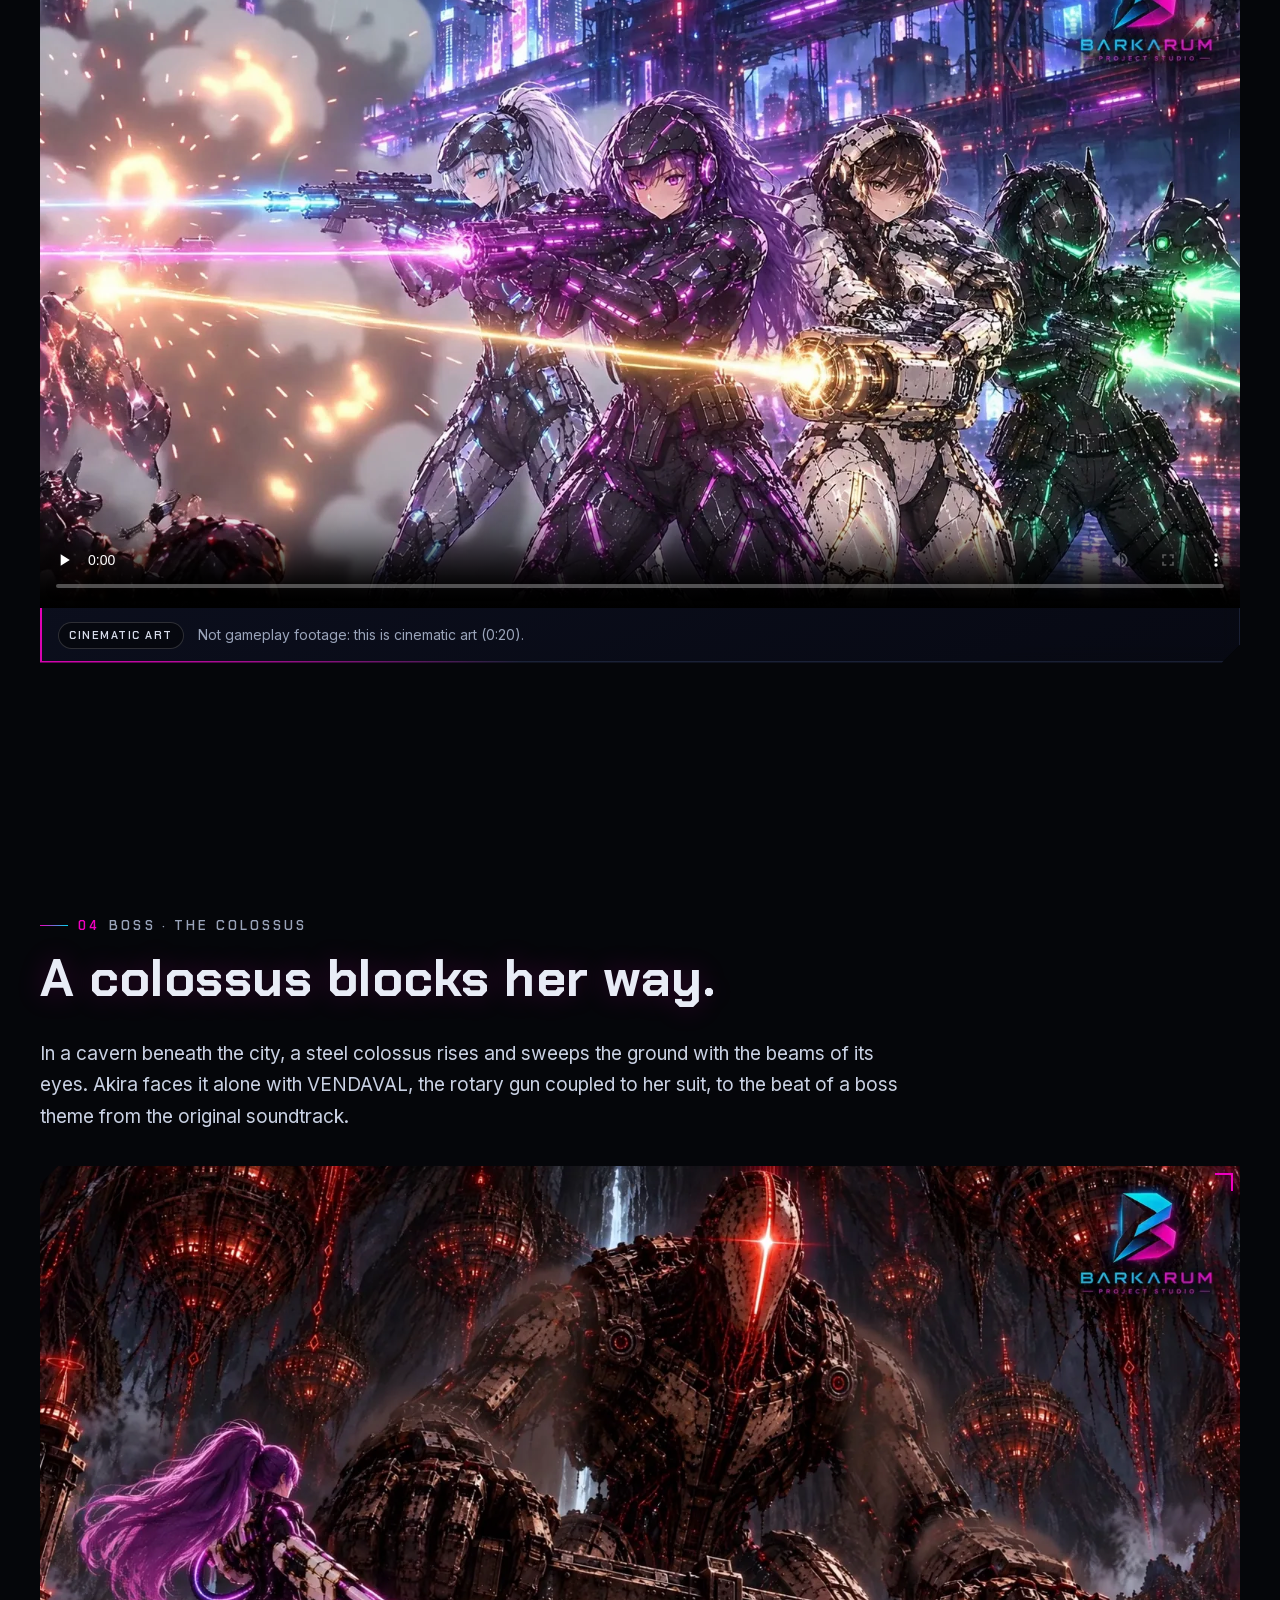
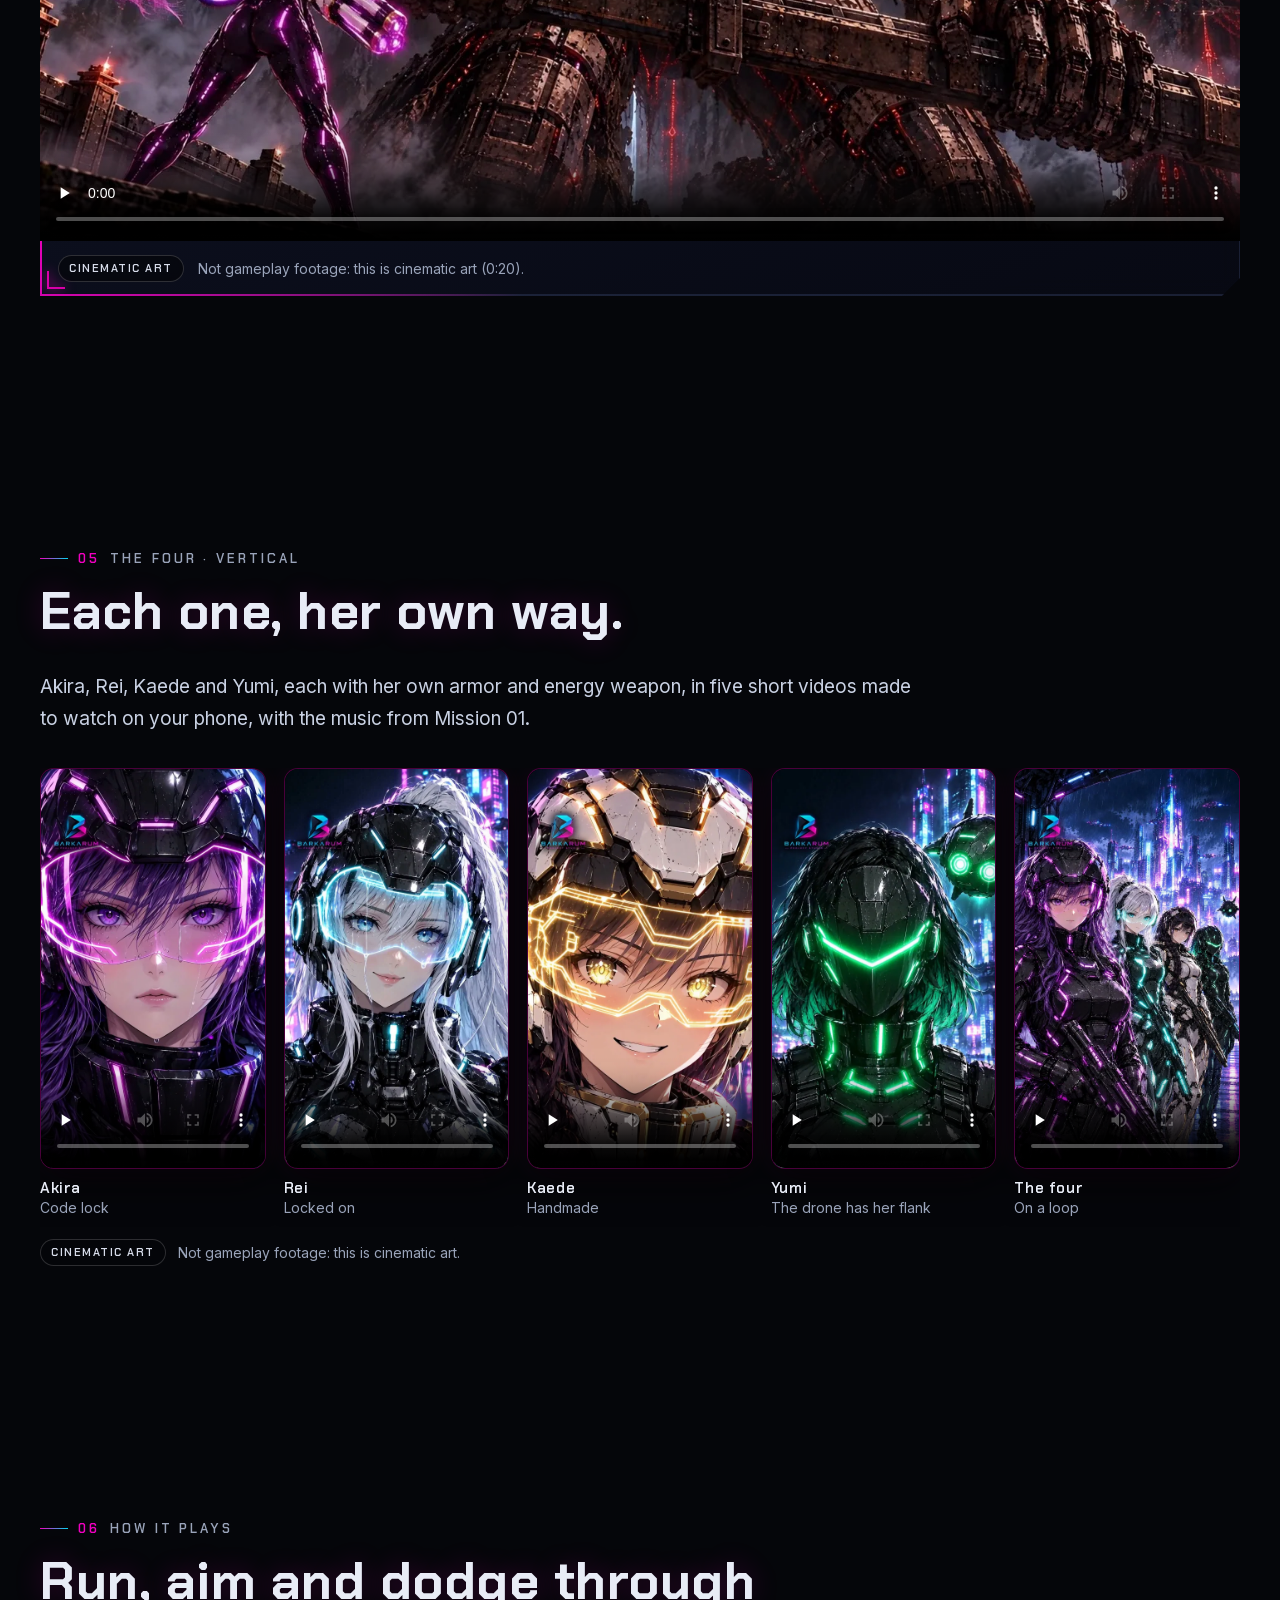
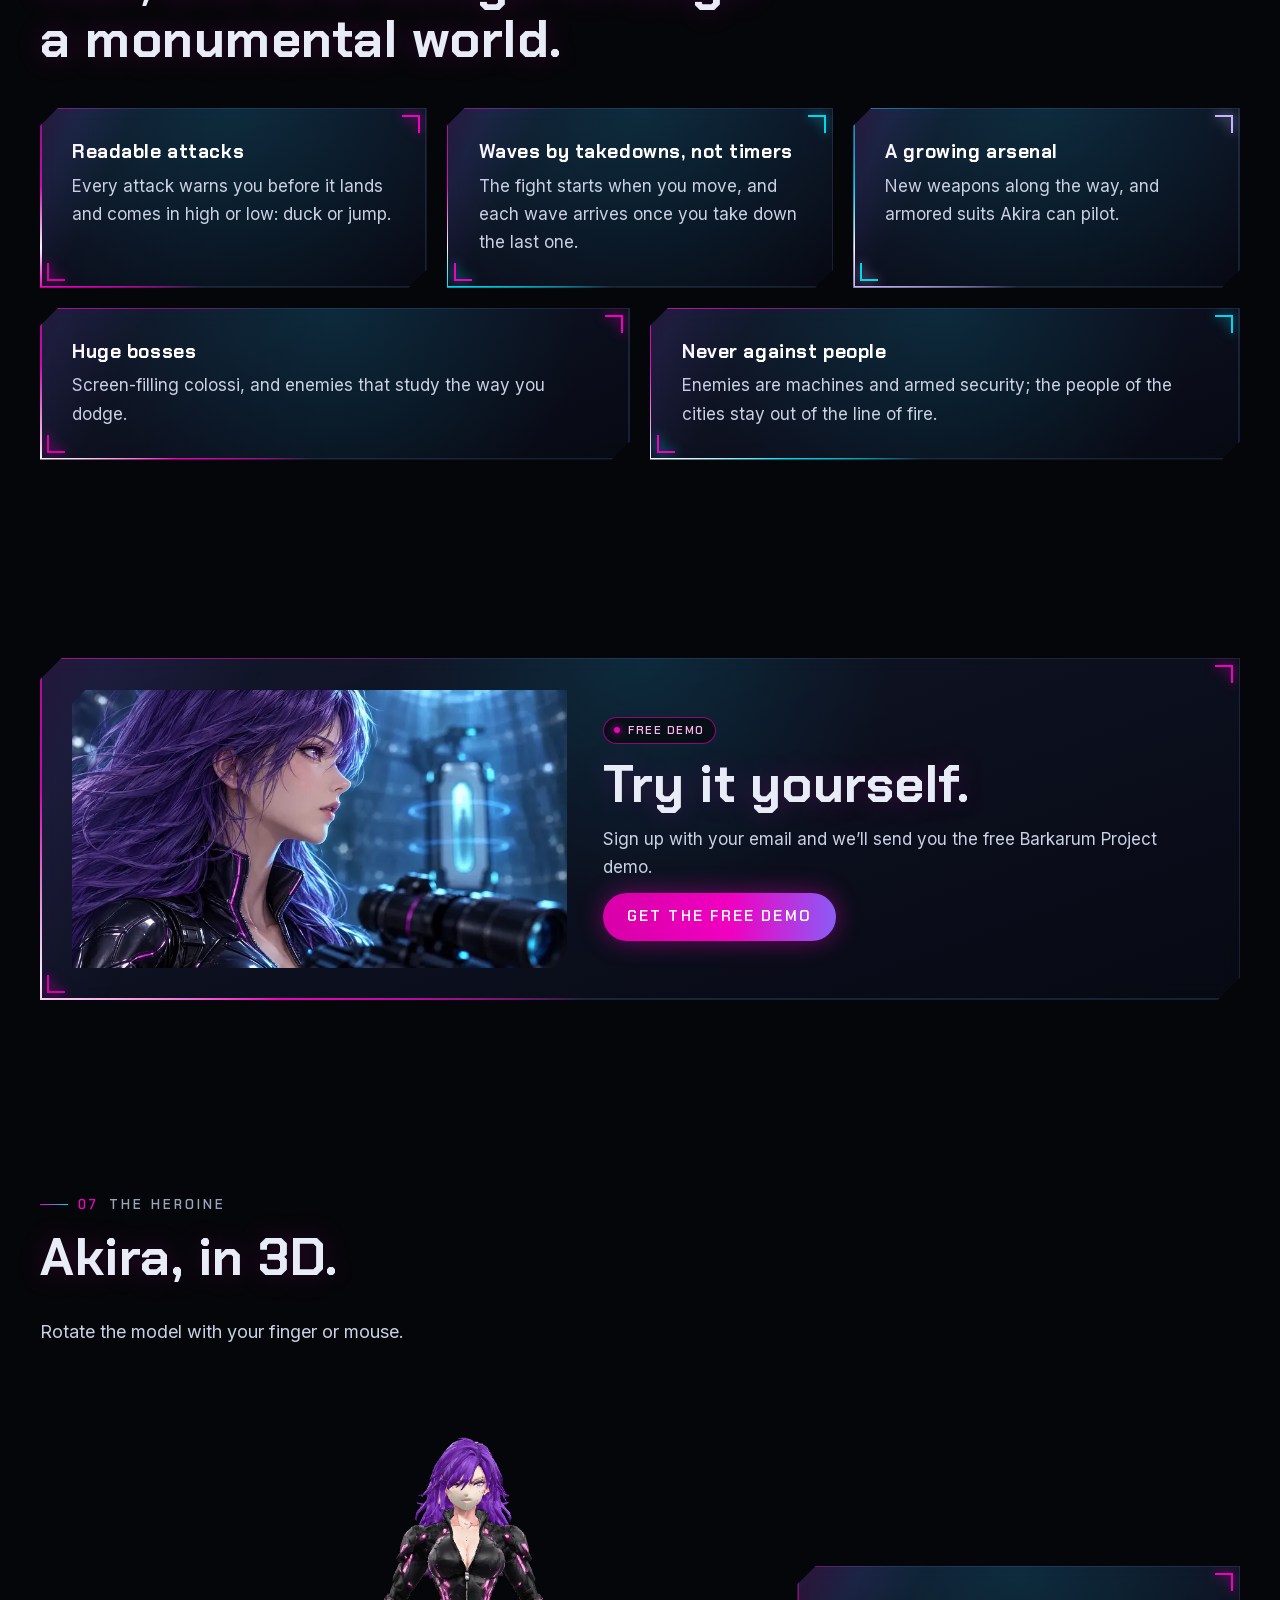
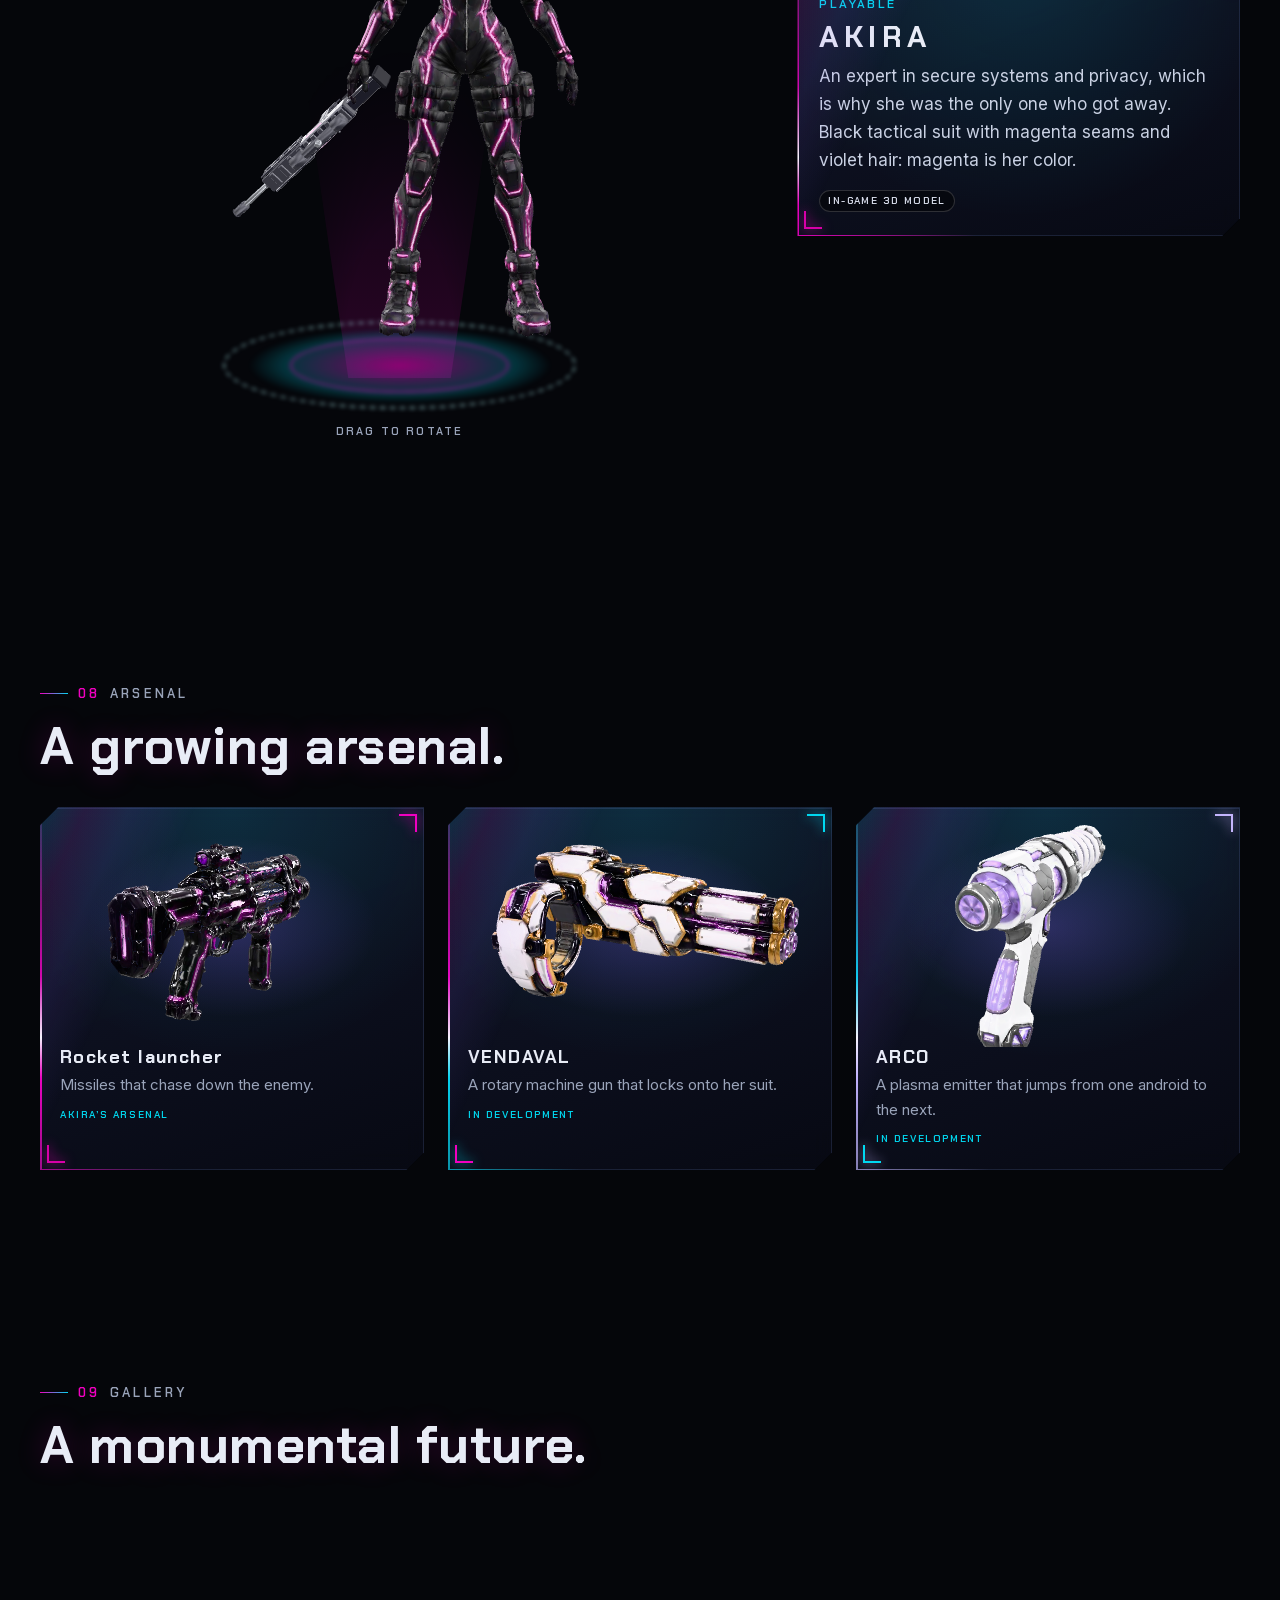
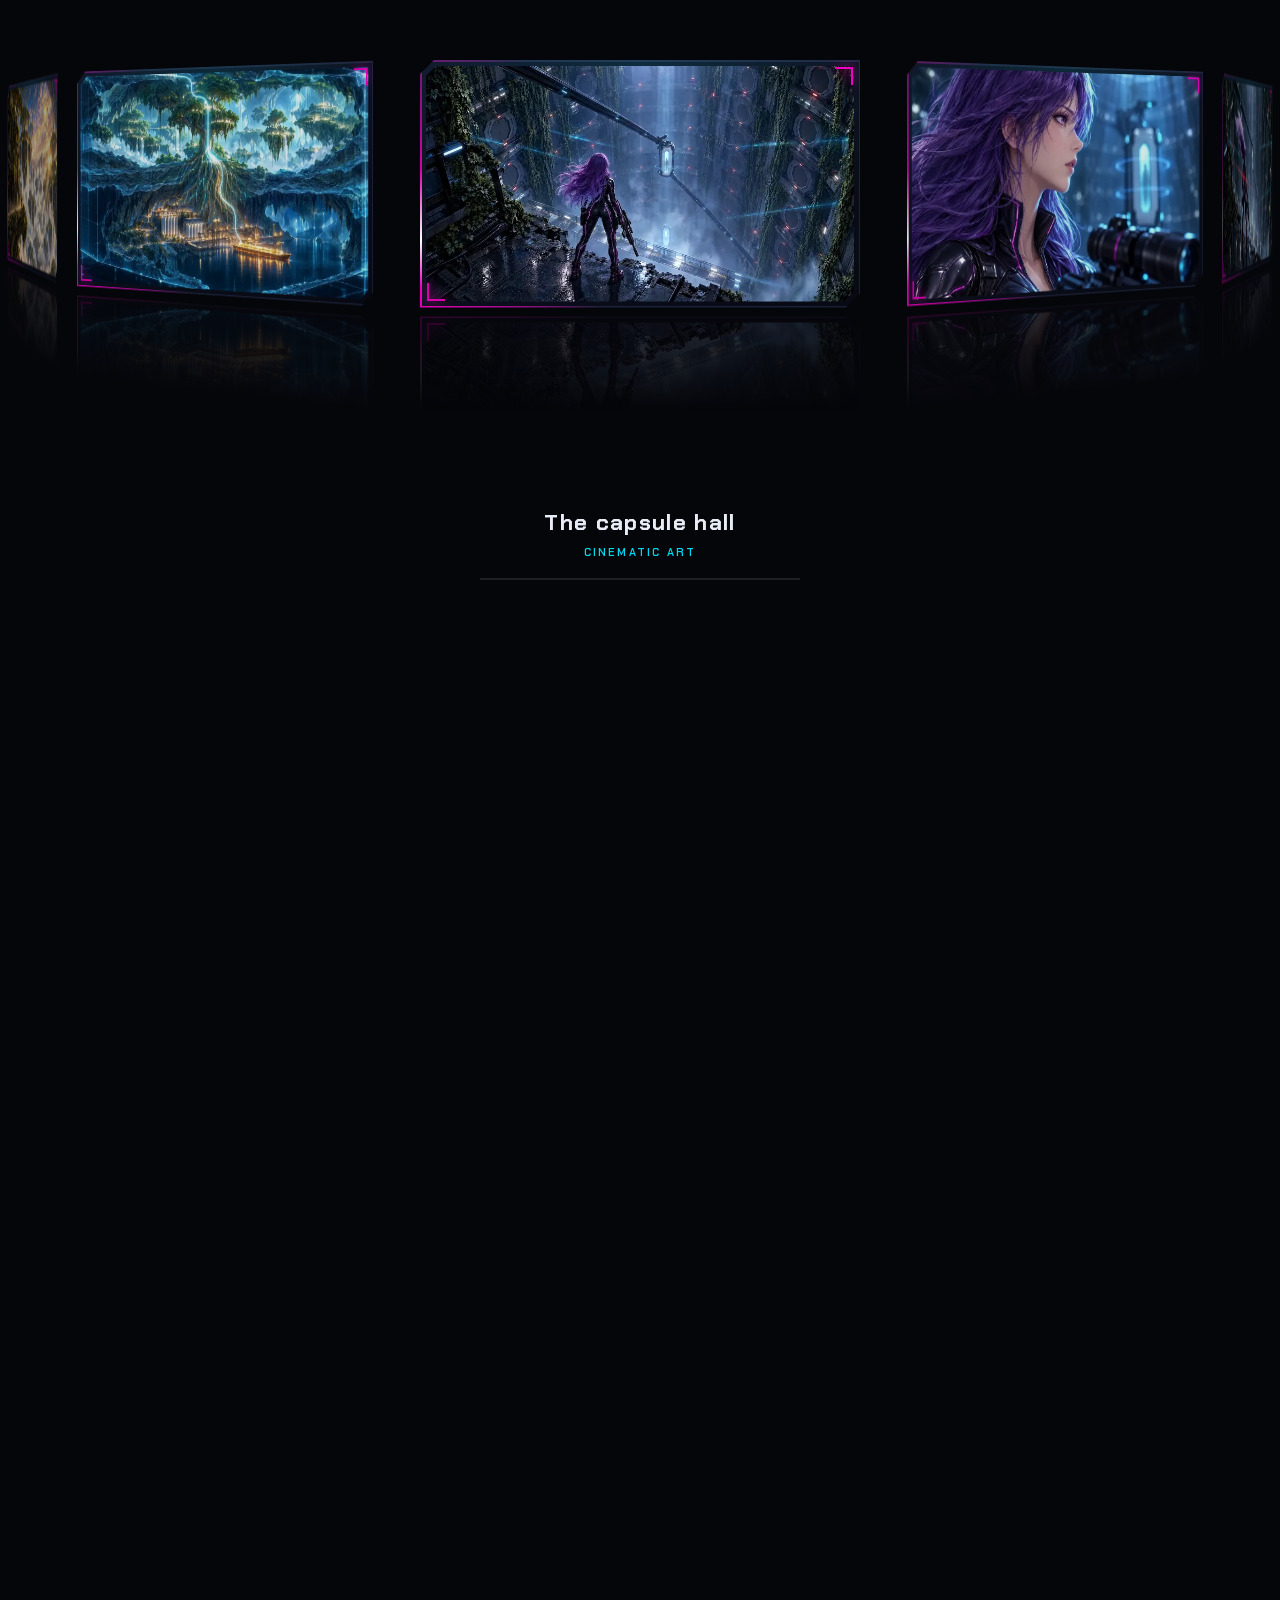
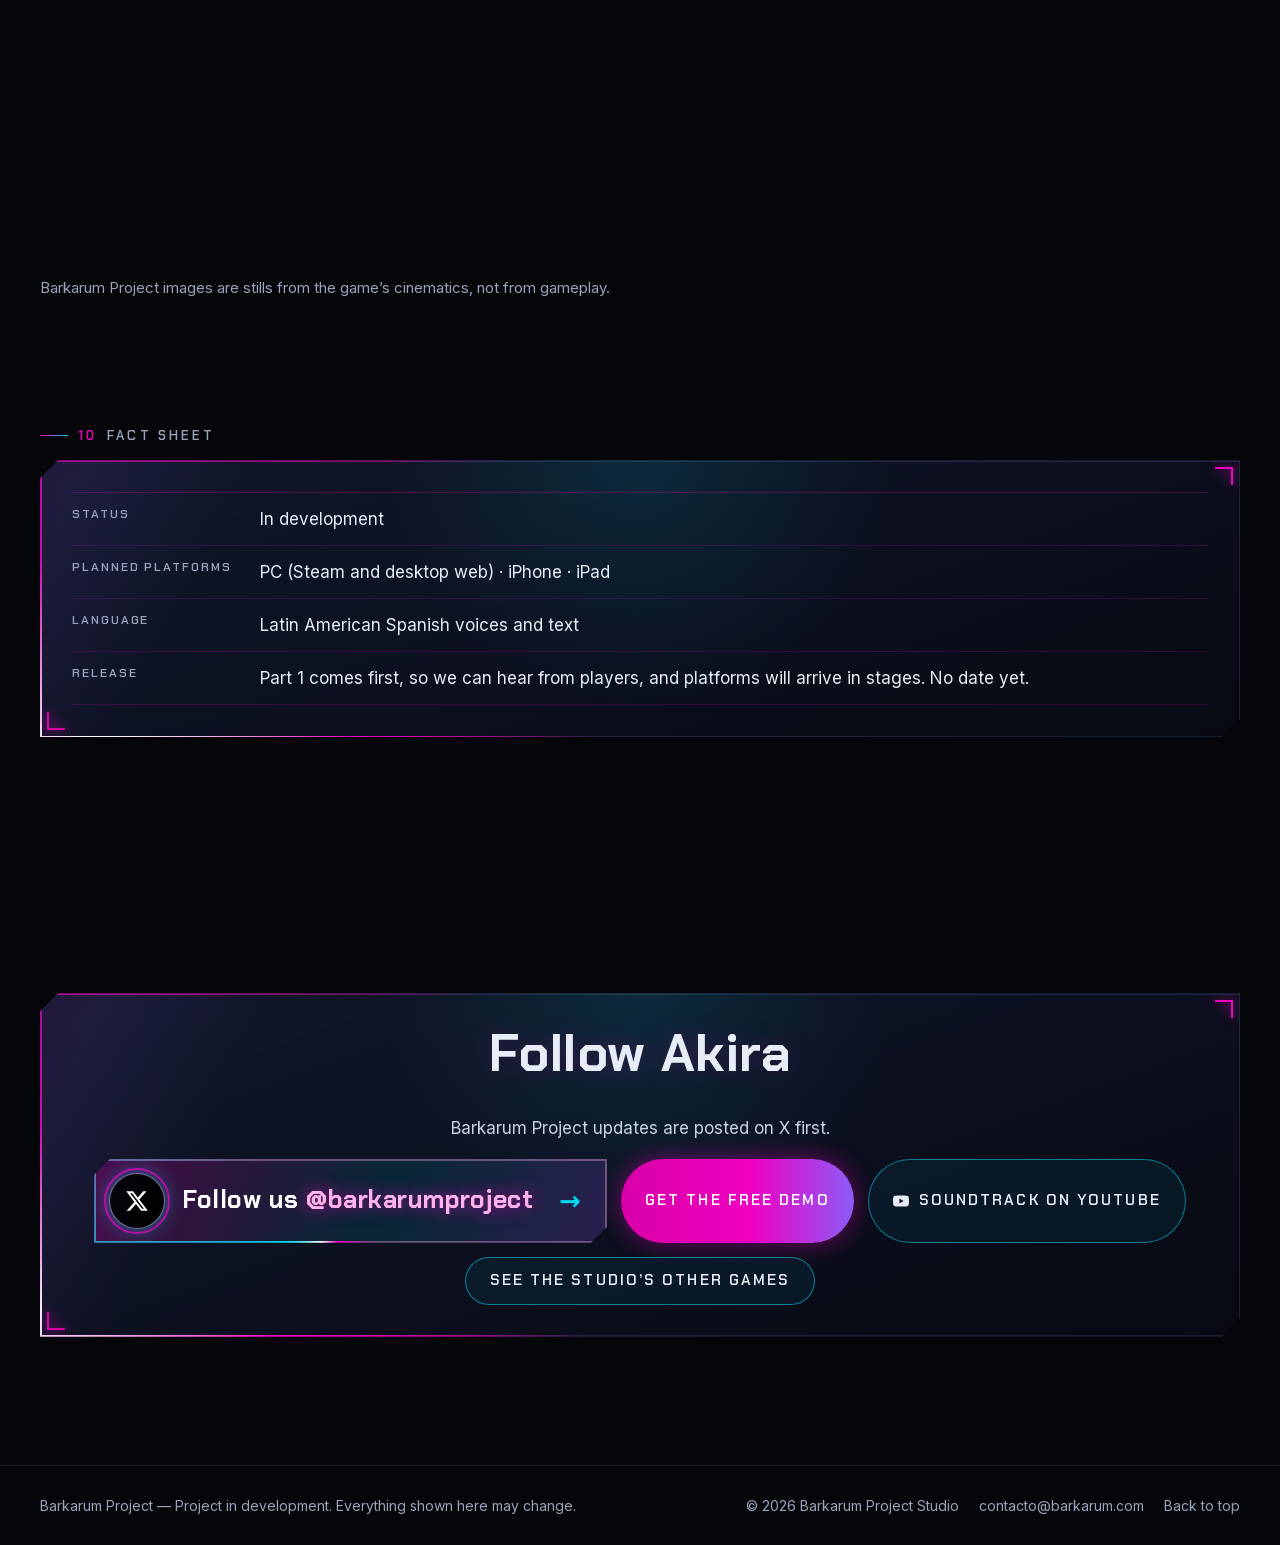
<file: barkarum-project/index.html>
<!doctype html>
<html lang="es" class="no-js">
<head>
<meta charset="utf-8">
<meta name="viewport" content="width=device-width, initial-scale=1, viewport-fit=cover">
<title data-i18n="meta.title">Barkarum Project | Acción run-and-gun 2.5D</title>
<meta name="description" data-i18n-content="meta.desc" content="Una escapó. Va por las otras tres. Akira atraviesa un futuro monumental en un juego de acción run-and-gun 2.5D, en desarrollo.">
<meta name="theme-color" content="#05060A">
<link rel="canonical" href="https://barkarum.com/barkarum-project/">
<link rel="icon" href="../img/favicon-32.png" sizes="32x32" type="image/png">
<link rel="apple-touch-icon" href="../img/apple-touch-icon.png">
<meta property="og:type" content="website">
<meta property="og:site_name" content="Barkarum Project Studio">
<meta property="og:title" content="Barkarum Project">
<meta property="og:description" content="Una escapó. Va por las otras tres. Acción run-and-gun 2.5D, en desarrollo.">
<meta property="og:url" content="https://barkarum.com/barkarum-project/">
<meta property="og:image" content="https://barkarum.com/img/bp-og.jpg">
<meta property="og:image:width" content="1200">
<meta property="og:image:height" content="630">
<meta name="twitter:card" content="summary_large_image">
<meta name="twitter:site" content="@barkarumproject">
<link rel="preload" href="../fonts/chakra-petch-700.woff2" as="font" type="font/woff2" crossorigin>
<link rel="preload" href="../fonts/inter-var.woff2" as="font" type="font/woff2" crossorigin>
<link rel="stylesheet" href="../css/styles.css">
<link rel="stylesheet" href="../css/holo.css">
<link rel="stylesheet" href="../css/bp.css">
<script type="module" src="../js/vendor/model-viewer-4.0.0.min.js"></script>
<script src="../js/en-bp.js" defer></script>
<script src="../js/i18n.js" defer></script>
<script src="../js/holo.js" defer></script>
<script src="../js/yt-video.js" defer></script>
<script src="../js/bp-shorts.js" defer></script>
</head>
<body class="page-bp">
<canvas id="energy" aria-hidden="true" data-colors="240,0,192|0,216,240|139,92,246"></canvas>
<div class="fx-noise" aria-hidden="true"></div>
<div class="fx-scan" aria-hidden="true"></div>
<a class="skip" href="#historia" data-i18n="a11y.skip">Saltar al contenido</a>

<header class="topbar" id="topbar">
  <a class="brand" href="../index.html" aria-label="Barkarum Project Studio">
    <img src="../img/apple-touch-icon.png" alt="" width="32" height="32">
    <span>BARKARUM</span>
  </a>
  <nav class="nav" id="nav" aria-label="Principal" data-i18n-aria="nav.label">
    <div class="nav-global">
      <div class="nav-games">
        <button type="button" class="nav-games-btn" aria-haspopup="true" data-i18n="gnav.games">Juegos</button>
        <div class="nav-games-menu">
          <a href="../barkarum-project/index.html" aria-current="page"><strong>Barkarum Project</strong><span data-i18n="gnav.bp">Acción run-and-gun 2.5D</span></a>
          <a href="../nexus/index.html"><strong>NEXUS</strong><span data-i18n="gnav.nx">FPS de ciencia ficción</span></a>
          <a href="../index.html#sphere-of-rings"><strong>Sphere of Rings</strong><span data-i18n="gnav.sor">Puzzle 3D para iPhone y iPad</span></a>
          <a href="../nexo-prime/index.html"><strong>Nexo Prime</strong><span data-i18n="gnav.nexo">Puzzle 2.5D para iPhone y iPad</span></a>
          <a href="../index.html#equilibria"><strong>Equilibria</strong><span data-i18n="gnav.eq">Puzzle 3D para iPhone y iPad</span></a>
        </div>
      </div>
      <a href="../index.html#bandas-sonoras" data-i18n="gnav.ost">Bandas sonoras</a>
      <a href="../index.html#contacto" data-i18n="gnav.contact">Contacto</a>
      <a class="nav-demo" href="../registro/index.html" data-i18n="gnav.demo">Demo gratis</a>
    </div>
    <div class="nav-page">
      <span class="nav-page-label" data-i18n="gnav.onpage">En esta página</span>
      <a href="#historia" data-i18n="bp.nav.story">Historia</a>
      <a href="#mision-01" data-i18n="bp.nav.film">Misión 01</a>
      <a href="#mision-02" data-i18n="bp.nav.battle">Misión 02</a>
      <a href="#coloso" data-i18n="bp.nav.colossus">Coloso</a>
      <a href="#las-cuatro" data-i18n="bp.nav.shorts">Las cuatro</a>
      <a href="#jugabilidad" data-i18n="bp.nav.play">Cómo se juega</a>
      <a href="#akira">Akira</a>
      <a href="#arsenal" data-i18n="bp.nav.arsenal">Arsenal</a>
      <a href="#galeria" data-i18n="bp.nav.gallery">Galería</a>
    </div>
  </nav>
  <div class="topbar-tools">
    <div class="lang" role="group" aria-label="Idioma" data-i18n-aria="nav.lang">
      <button type="button" data-lang="es" aria-pressed="true">ES</button>
      <button type="button" data-lang="en" aria-pressed="false">EN</button>
    </div>
    <button type="button" class="menu-btn" id="menuBtn" aria-expanded="false" aria-controls="nav" data-i18n="nav.menu">Menú</button>
  </div>
</header>

<main>
  <!-- Portada -->
  <section class="bp-hero" id="inicio" data-hide-sticky>
    <div class="wrap bp-hero-inner">
      <div class="bp-hero-text reveal">
        <p class="bp-by"><a href="../index.html#juegos" data-i18n="bp.by">Un juego de Barkarum Project Studio</a></p>
        <p class="bp-hero-chips">
          <span class="chip chip-status" data-i18n="common.dev">En desarrollo</span>
          <span class="bp-eyebrow" data-i18n="bp.genre">Acción run-and-gun 2.5D</span>
        </p>
        <h1 class="bp-wordmark"><span class="glitch" data-text="BARKARUM">BARKARUM</span> <span>PROJECT</span></h1>
        <p class="bp-headline" data-i18n="bp.tagline">«Una escapó. Va por las otras tres.»</p>
        <p class="bp-sub" data-i18n="bp.sub">Akira es la única de cuatro amigas que escapó de CERBERUS. Ahora va misión por misión a rescatar a las otras tres.</p>
        <div class="bp-cta">
          <a class="btn btn-magenta" href="../registro/index.html" data-i18n="bp.cta.demo">Obtén la demo gratis</a>
          <a class="btn btn-ghost" href="#akira" data-i18n="bp.cta1">Conoce a Akira</a>
          <a class="btn btn-ghost" href="#galeria" data-i18n="bp.cta2">Ver galería</a>
        </div>
        <div class="follow-row">
          <a class="follow-x" href="https://x.com/barkarumproject" rel="noopener" target="_blank">
            <span class="follow-x-icon"><svg viewBox="0 0 24 24" aria-hidden="true"><path d="M18.244 2.25h3.308l-7.227 8.26 8.502 11.24H16.17l-5.214-6.817L4.99 21.75H1.68l7.73-8.835L1.254 2.25H8.08l4.713 6.231zm-1.161 17.52h1.833L7.084 4.126H5.117z"/></svg></span>
            <span class="follow-x-text">
              <span class="follow-x-main"><span data-i18n="follow.main">Síguenos en</span> <strong>@barkarumproject</strong></span>
              <span class="follow-x-sub" data-i18n="follow.sub">Avances, arte y anuncios, primero en X</span>
            </span>
            <span class="follow-x-arrow" aria-hidden="true">→</span>
          </a>
        </div>
      </div>
      <figure class="holo holo-frame holo-magenta bp-hero-art reveal" data-tilt>
        <img src="../img/bp-hero-1600.webp" srcset="../img/bp-hero-800.webp 800w, ../img/bp-hero-1600.webp 1600w" sizes="(max-width: 1000px) 100vw, 700px" width="1600" height="900" fetchpriority="high" alt="Akira, de espaldas, frente a una cápsula suspendida en una sala inmensa cubierta de enredaderas." data-i18n-alt="bp.hero_alt">
        <div class="scanline"></div>
        <span class="hud-label tl" data-i18n="bp.hud.place">CERBERUS · Sala de cápsulas</span>
        <span class="hud-label br" data-i18n="bp.hud.goal">Objetivo: rescate</span>
        <span class="chip chip-art" data-i18n="common.cine">Arte de cinemática</span>
        <div class="holo-sheen"></div>
      </figure>
    </div>
  </section>

  <!-- Historia -->
  <section class="section" id="historia">
    <div class="wrap">
      <p class="eyebrow reveal"><span>01</span> <span data-i18n="bp.story_title">La historia</span></p>
      <div class="bp-split reveal">
        <h2 data-i18n="bp.story_h">Una escapó. Las otras tres siguen dentro.</h2>
        <div class="holo holo-pad holo-magenta" data-tilt>
          <p data-i18n="bp.p1">Akira, Rei, Kaede y Yumi estudiaban informática y trabajaban en tecnología para la medicina, la biología y la botánica. La primera generación de unos tratamientos nuevos mejoró la salud de la gente; la siguiente trae nanobots que imponen obediencia. Cuando intentaron denunciarlo, Rei, Kaede y Yumi fueron capturadas. Akira escapó.</p>
          <p data-i18n="bp.p2">Ahora tiene nueve meses para impedir que esos tratamientos se fabriquen y lleguen a la Tierra. Enfrente está CERBERUS, el aparato que lo custodia todo: prisiones, fábricas, tropas, drones y colosos.</p>
          <div class="holo-sheen"></div>
        </div>
      </div>
    </div>
  </section>

    <!-- Misión 01: el video de la banda sonora original -->
  <section class="section" id="mision-01">
    <div class="wrap">
      <p class="eyebrow reveal"><span>02</span> <span data-i18n="bp.film.eyebrow">Misión 01 · Antes de la misión</span></p>
      <h2 class="reveal" data-i18n="bp.film.title">Antes de todo, eran cuatro.</h2>
      <p class="bp-film-lead reveal" data-i18n="bp.film.lead">Akira, Rei, Kaede y Yumi estudiaban informática y trabajaban juntas en tecnología para la medicina, la biología y la botánica; Akira era la experta del grupo en sistemas seguros y privacidad. Antes de su primera misión pasaron una noche en el laboratorio diseñando sus armaduras, se las pusieron pieza por pieza, probaron sus armas de energía y salieron juntas, como equipo.</p>
      <figure class="holo holo-magenta bp-film reveal">
        <div class="yt-video" data-yt-id="zIAhh3FmgEo" data-yt-title="Video de la Misión 01: antes de la misión">
          <img src="../img/bp-mision01-1600.webp" width="1600" height="900" loading="lazy" alt="Video de la Misión 01: antes de la misión" data-i18n-alt="bp.film.aria">
          <button class="yt-play" type="button" aria-label="Reproducir en YouTube" data-i18n-aria="yt.play"><svg viewBox="0 0 24 24" aria-hidden="true"><path d="M8 5v14l11-7z"/></svg></button>
        </div>
        <figcaption class="bp-film-cap">
          <span class="chip chip-art" data-i18n="common.cine">Arte de cinemática</span>
          <span data-i18n="bp.film.note">No es una captura del juego: es arte de cinemática (2:53).</span>
          <a class="yt-link" href="https://youtu.be/zIAhh3FmgEo" rel="noopener" target="_blank" data-i18n="yt.watch">Ver en YouTube</a>
        </figcaption>
      </figure>
    </div>
  </section>

  <!-- Misión 02: la batalla, con la canción de la Misión 02 de la banda sonora original -->
  <section class="section" id="mision-02">
    <div class="wrap">
      <p class="eyebrow reveal"><span>03</span> <span data-i18n="bp.battle.eyebrow">Misión 02 · La batalla</span></p>
      <h2 class="reveal" data-i18n="bp.battle.title">Cuatro contra un ejército de máquinas.</h2>
      <p class="bp-film-lead reveal" data-i18n="bp.battle.lead">Una noche de lluvia, una plaza industrial y filas de androides de combate que encienden sus ojos rojos. Akira, Rei, Kaede y Yumi pelean juntas, cada una con su arma de energía, al ritmo de la canción de la Misión 02 de la banda sonora original.</p>
      <figure class="holo holo-magenta bp-film reveal">
        <video controls preload="none" playsinline poster="../img/bp-mision02-1600.webp" aria-label="Video de la Misión 02: la batalla" data-i18n-aria="bp.battle.aria">
          <source src="../media/barkarum-project/mision-02-720p.mp4" type="video/mp4" media="(max-width: 760px)">
          <source src="../media/barkarum-project/mision-02.webm" type='video/webm; codecs="vp9, opus"'>
          <source src="../media/barkarum-project/mision-02-1080p.mp4" type="video/mp4">
        </video>
        <figcaption class="bp-film-cap">
          <span class="chip chip-art" data-i18n="common.cine">Arte de cinemática</span>
          <span data-i18n="bp.battle.note">No es una captura del juego: es arte de cinemática (0:20).</span>
        </figcaption>
      </figure>
    </div>
  </section>

  <!-- El coloso: Akira contra un jefe, con un tema de jefe de la banda sonora original (sin su nombre) -->
  <section class="section" id="coloso">
    <div class="wrap">
      <p class="eyebrow reveal"><span>04</span> <span data-i18n="bp.colossus.eyebrow">Jefe · El coloso</span></p>
      <h2 class="reveal" data-i18n="bp.colossus.title">Un coloso le cierra el paso.</h2>
      <p class="bp-film-lead reveal" data-i18n="bp.colossus.lead">En una caverna bajo la ciudad, un coloso de acero se levanta y barre el suelo con los rayos de sus ojos. Akira lo enfrenta sola con VENDAVAL, la ametralladora rotativa acoplada a su traje, al ritmo de un tema de jefe de la banda sonora original.</p>
      <figure class="holo holo-magenta bp-film reveal">
        <video controls preload="none" playsinline poster="../img/bp-coloso-video-1600.webp" aria-label="Video: Akira contra el coloso" data-i18n-aria="bp.colossus.aria">
          <source src="../media/barkarum-project/coloso-720p.mp4" type="video/mp4" media="(max-width: 760px)">
          <source src="../media/barkarum-project/coloso.webm" type='video/webm; codecs="vp9, opus"'>
          <source src="../media/barkarum-project/coloso-1080p.mp4" type="video/mp4">
        </video>
        <figcaption class="bp-film-cap">
          <span class="chip chip-art" data-i18n="common.cine">Arte de cinemática</span>
          <span data-i18n="bp.colossus.note">No es una captura del juego: es arte de cinemática (0:20).</span>
        </figcaption>
      </figure>
    </div>
  </section>

  <!-- Las cuatro en vertical: los Shorts de arte nuevo de Akira, Rei, Kaede y Yumi (kit-youtube-03-animatica-m01) -->
  <section class="section" id="las-cuatro">
    <div class="wrap">
      <p class="eyebrow reveal"><span>05</span> <span data-i18n="bp.shorts.eyebrow">Las cuatro · En vertical</span></p>
      <h2 class="reveal" data-i18n="bp.shorts.title">Cada una, a su manera.</h2>
      <p class="bp-film-lead reveal" data-i18n="bp.shorts.lead">Akira, Rei, Kaede y Yumi, cada una con su armadura y su arma de energía, en cinco videos cortos hechos para verse en el teléfono, con la música de la Misión 01.</p>
      <div class="bp-shorts reveal" role="region" tabindex="0" aria-label="Videos verticales de Akira, Rei, Kaede y Yumi" data-i18n-aria="bp.shorts.aria">
          <figure class="bp-short">
            <video controls preload="none" playsinline width="720" height="1280" poster="../img/bp-short-akira.webp" aria-label="Video vertical: Akira abre los ojos en la oscuridad, sella los datos con un candado de código, se cierra su armadura y dispara su rifle de energía." data-i18n-aria="bp.shorts.a1">
              <source src="../media/barkarum-project/short-akira.mp4" type="video/mp4">
            </video>
            <figcaption><strong>Akira</strong> <span data-i18n="bp.shorts.c1">Candado de código</span></figcaption>
          </figure>
          <figure class="bp-short">
            <video controls preload="none" playsinline width="720" height="1280" poster="../img/bp-short-rei.webp" aria-label="Video vertical: Rei alinea la mira, encajan sus hombreras, dispara sin fallar y sonríe detrás del visor." data-i18n-aria="bp.shorts.a2">
              <source src="../media/barkarum-project/short-rei.mp4" type="video/mp4">
            </video>
            <figcaption><strong>Rei</strong> <span data-i18n="bp.shorts.c2">En la mira</span></figcaption>
          </figure>
          <figure class="bp-short">
            <video controls preload="none" playsinline width="720" height="1280" poster="../img/bp-short-kaede.webp" aria-label="Video vertical: Kaede suelda una placa entre chispas doradas, se pone el guantelete y dispara su cañón pesado." data-i18n-aria="bp.shorts.a3">
              <source src="../media/barkarum-project/short-kaede.mp4" type="video/mp4">
            </video>
            <figcaption><strong>Kaede</strong> <span data-i18n="bp.shorts.c3">Hecho a mano</span></figcaption>
          </figure>
          <figure class="bp-short">
            <video controls preload="none" playsinline width="720" height="1280" poster="../img/bp-short-yumi.webp" aria-label="Video vertical: El dron de Yumi se eleva y escanea, se cierran sus botas y dispara sus dos subfusiles verdes." data-i18n-aria="bp.shorts.a4">
              <source src="../media/barkarum-project/short-yumi.mp4" type="video/mp4">
            </video>
            <figcaption><strong>Yumi</strong> <span data-i18n="bp.shorts.c4">El dron cubre el flanco</span></figcaption>
          </figure>
          <figure class="bp-short">
            <video controls preload="none" playsinline loop width="720" height="1280" poster="../img/bp-short-las-cuatro.webp" aria-label="Video vertical: Akira, Rei, Kaede y Yumi en la compuerta del hangar, bajo la lluvia, listas para salir." data-i18n-aria="bp.shorts.a5">
              <source src="../media/barkarum-project/short-las-cuatro.mp4" type="video/mp4">
            </video>
            <figcaption><strong data-i18n="bp.shorts.n5">Las cuatro</strong> <span data-i18n="bp.shorts.c5">En bucle</span></figcaption>
          </figure>
      </div>
      <p class="bp-shorts-note"><span class="chip chip-art" data-i18n="common.cine">Arte de cinemática</span> <span data-i18n="bp.shorts.note">No son capturas del juego: es arte de cinemática.</span> <span class="bp-shorts-hint" data-i18n="bp.shorts.hint">Desliza para ver los cinco.</span></p>
    </div>
  </section>

  <!-- Cómo se juega -->
  <section class="section" id="jugabilidad">
    <div class="wrap">
      <p class="eyebrow reveal"><span>06</span> <span data-i18n="bp.play_title">Cómo se juega</span></p>
      <h2 class="reveal" data-i18n="bp.play_h">Corre, apunta y esquiva en un mundo monumental.</h2>
      <ul class="bp-features" role="list">
        <li class="holo holo-pad holo-magenta reveal" data-tilt><strong data-i18n="bp.f1_t">Ataques que se leen</strong><span data-i18n="bp.f1_d">Cada ataque avisa antes de golpear y llega alto o bajo: te agachas o saltas.</span><div class="holo-sheen"></div></li>
        <li class="holo holo-pad reveal" data-tilt><strong data-i18n="bp.f2_t">Oleadas por bajas, no por reloj</strong><span data-i18n="bp.f2_d">El combate empieza cuando tú te mueves, y cada oleada llega cuando derribas la anterior.</span><div class="holo-sheen"></div></li>
        <li class="holo holo-pad holo-violet reveal" data-tilt><strong data-i18n="bp.f3_t">Un arsenal que crece</strong><span data-i18n="bp.f3_d">Nuevas armas en el camino y armaduras que Akira puede pilotar.</span><div class="holo-sheen"></div></li>
        <li class="holo holo-pad holo-magenta reveal" data-tilt><strong data-i18n="bp.f4_t">Jefes enormes</strong><span data-i18n="bp.f4_d">Colosos que llenan la pantalla y enemigos que estudian cómo esquivas.</span><div class="holo-sheen"></div></li>
        <li class="holo holo-pad reveal" data-tilt><strong data-i18n="bp.f5_t">Nunca contra personas</strong><span data-i18n="bp.f5_d">Los enemigos son máquinas y seguridad armada; la gente de las ciudades queda fuera de la línea de fuego.</span><div class="holo-sheen"></div></li>
      </ul>
    </div>
  </section>

  <!-- Demo gratis a mitad de la página -->
  <section class="section cta-band-section" data-hide-sticky>
    <div class="wrap">
      <div class="holo holo-pad holo-magenta cta-band reveal">
        <figure class="cta-band-art"><img src="../img/bp-perfil-800.webp" width="800" height="450" loading="lazy" alt=""></figure>
        <div class="cta-band-text">
          <p class="chip chip-status" data-i18n="bp.demo.chip">Demo gratis</p>
          <h2 data-i18n="bp.demo.title">Pruébalo tú.</h2>
          <p data-i18n="bp.demo.p">Regístrate con tu correo y te enviaremos la demo gratis de Barkarum Project.</p>
          <a class="btn btn-magenta" href="../registro/index.html" data-i18n="bp.cta.demo">Obtén la demo gratis</a>
        </div>
        <div class="holo-sheen"></div>
      </div>
    </div>
  </section>

  <!-- Akira en 3D -->
  <section class="section" id="akira">
    <div class="wrap">
      <p class="eyebrow reveal"><span>07</span> <span data-i18n="bp.akira_eyebrow">La protagonista</span></p>
      <h2 class="reveal" data-i18n="bp.akira_h">Akira, en 3D.</h2>
      <p class="bp-lead reveal" data-i18n="bp.akira_lead">Gira el modelo con el dedo o el mouse.</p>
      <div class="bp-solo">
        <div class="stage reveal">
          <div class="stage-beam" aria-hidden="true"></div>
          <div class="stage-base" aria-hidden="true"></div>
          <model-viewer src="../models/bp-akira.glb" poster="../img/bp-perfil-800.webp" alt="Modelo 3D de Akira" data-i18n-alt="bp.akira_alt" camera-controls auto-rotate auto-rotate-delay="0" rotation-per-second="18deg" interaction-prompt="none" shadow-intensity="0" exposure="1.1" environment-image="neutral" camera-orbit="90deg 84deg 105%" loading="lazy" touch-action="pan-y"></model-viewer>
          <p class="stage-hint" data-i18n="bp.hint">Arrastra para girar</p>
        </div>
        <div class="holo holo-magenta body-info reveal" data-tilt>
          <span class="role" data-i18n="bp.akira_role">La jugable</span>
          <h3>AKIRA</h3>
          <p data-i18n="bp.akira_d">Experta en sistemas seguros y privacidad, y por eso la única que escapó. Traje táctico negro con costuras magenta y cabello violeta: el magenta es su color.</p>
          <span class="chip chip-art" data-i18n="bp.model3d">Modelo 3D del juego</span>
          <div class="holo-sheen"></div>
        </div>
      </div>
    </div>
  </section>

  <!-- Arsenal en 3D -->
  <section class="section" id="arsenal">
    <div class="wrap">
      <p class="eyebrow reveal"><span>08</span> <span data-i18n="bp.nav.arsenal">Arsenal</span></p>
      <h2 class="reveal" data-i18n="bp.arsenal_h">Un arsenal que crece.</h2>
      <div class="weapons">
        <article class="holo holo-magenta weapon reveal" data-tilt>
          <model-viewer src="../models/bp-lanzacohetes.glb" alt="Lanzacohetes" data-i18n-alt="bp.w1.n" auto-rotate auto-rotate-delay="0" rotation-per-second="24deg" camera-controls interaction-prompt="none" exposure="1.2" environment-image="neutral" camera-orbit="30deg 78deg 70%" field-of-view="26deg" loading="lazy" touch-action="pan-y"></model-viewer>
          <h3 data-i18n="bp.w1.n">Lanzacohetes</h3>
          <p data-i18n="bp.w1.d">Misiles que persiguen al enemigo.</p>
          <span class="tag" data-i18n="bp.w1.tag">Arsenal de Akira</span>
          <div class="holo-sheen"></div>
        </article>
        <article class="holo weapon reveal" data-tilt>
          <model-viewer src="../models/bp-vendaval.glb" alt="VENDAVAL" auto-rotate auto-rotate-delay="0" rotation-per-second="24deg" camera-controls interaction-prompt="none" exposure="1.2" environment-image="neutral" camera-orbit="30deg 78deg 70%" field-of-view="26deg" loading="lazy" touch-action="pan-y"></model-viewer>
          <h3>VENDAVAL</h3>
          <p data-i18n="bp.w2.d">Ametralladora rotativa que se acopla al traje.</p>
          <span class="tag" data-i18n="common.dev">En desarrollo</span>
          <div class="holo-sheen"></div>
        </article>
        <article class="holo holo-violet weapon reveal" data-tilt>
          <model-viewer src="../models/bp-arco.glb" alt="ARCO" auto-rotate auto-rotate-delay="0" rotation-per-second="24deg" camera-controls interaction-prompt="none" exposure="1.2" environment-image="neutral" camera-orbit="30deg 78deg 80%" field-of-view="28deg" loading="lazy" touch-action="pan-y"></model-viewer>
          <h3>ARCO</h3>
          <p data-i18n="bp.w3.d">Emisor de plasma que salta de un androide a otro.</p>
          <span class="tag" data-i18n="common.dev">En desarrollo</span>
          <div class="holo-sheen"></div>
        </article>
      </div>
    </div>
  </section>

  <!-- Carrete 3D -->
  <section class="reel" id="galeria" aria-labelledby="bp-gal-title">
    <div class="reel-sticky">
      <div class="wrap">
        <p class="eyebrow"><span>09</span> <span data-i18n="bp.nav.gallery">Galería</span></p>
        <h2 id="bp-gal-title" data-i18n="bp.gal_h">Un futuro monumental.</h2>
      </div>
      <div class="reel-scene">
        <div class="reel-ring">
          <figure class="reel-card" role="button" tabindex="0" data-full="../img/bp-hero-1600.webp"><div class="holo holo-magenta"><img src="../img/bp-hero-800.webp" loading="lazy" alt="Akira, de espaldas, frente a una cápsula suspendida en una sala inmensa cubierta de enredaderas." data-i18n-alt="bp.hero_alt"></div><figcaption class="sr-only" data-i18n="bp.c.capsula">La sala de cápsulas</figcaption></figure>
          <figure class="reel-card" role="button" tabindex="-1" data-full="../img/bp-perfil-1600.webp"><div class="holo holo-magenta"><img src="../img/bp-perfil-800.webp" loading="lazy" alt="Akira de perfil, con el cabello violeta, apunta junto a una cápsula iluminada." data-i18n-alt="bp.a.perfil"></div><figcaption class="sr-only" data-i18n="bp.c.perfil">Akira</figcaption></figure>
          <figure class="reel-card" role="button" tabindex="-1" data-full="../img/bp-silueta-1600.webp"><div class="holo holo-magenta"><img src="../img/bp-silueta-800.webp" loading="lazy" alt="La silueta de Akira, con un láser rojo cruzando la sala." data-i18n-alt="bp.a.silueta"></div><figcaption class="sr-only" data-i18n="bp.c.silueta">Bajo la mira</figcaption></figure>
          <figure class="reel-card" role="button" tabindex="-1" data-full="../img/bp-ciudad-1600.webp"><div class="holo holo-magenta"><img src="../img/bp-ciudad-800.webp" loading="lazy" alt="Una ciudad de torres y puentes sobre un abismo, al caer la noche." data-i18n-alt="bp.g1_alt"></div><figcaption class="sr-only" data-i18n="bp.g1_cap">La ciudad al caer la noche</figcaption></figure>
          <figure class="reel-card" role="button" tabindex="-1" data-full="../img/bp-fabrica-1600.webp"><div class="holo holo-magenta"><img src="../img/bp-fabrica-800.webp" loading="lazy" alt="Filas de cuerpos mecánicos colgando en una fábrica de CERBERUS entre metal fundido." data-i18n-alt="bp.a.fabrica"></div><figcaption class="sr-only" data-i18n="bp.c.fabrica">Las fábricas de CERBERUS</figcaption></figure>
          <figure class="reel-card" role="button" tabindex="-1" data-full="../img/bp-fundicion-1600.webp"><div class="holo holo-magenta"><img src="../img/bp-fundicion-800.webp" loading="lazy" alt="Akira, con traje negro de costuras magenta, en una fundición con metal fundido." data-i18n-alt="bp.g2_alt"></div><figcaption class="sr-only" data-i18n="bp.g2_cap">Akira en la fundición</figcaption></figure>
          <figure class="reel-card" role="button" tabindex="-1" data-full="../img/bp-armadura-1600.webp"><div class="holo holo-magenta"><img src="../img/bp-armadura-800.webp" loading="lazy" alt="Una armadura pilotable con luces magenta avanza por la fundición." data-i18n-alt="bp.a.armadura"></div><figcaption class="sr-only" data-i18n="bp.c.armadura">Armadura pilotable</figcaption></figure>
          <figure class="reel-card" role="button" tabindex="-1" data-full="../img/bp-alarma-1600.webp"><div class="holo holo-magenta"><img src="../img/bp-alarma-800.webp" loading="lazy" alt="Un pasillo de servidores bañado en láseres rojos de alarma." data-i18n-alt="bp.a.alarma"></div><figcaption class="sr-only" data-i18n="bp.c.alarma">Alarma de CERBERUS</figcaption></figure>
          <figure class="reel-card" role="button" tabindex="-1" data-full="../img/bp-coloso-1600.webp"><div class="holo holo-magenta"><img src="../img/bp-coloso-800.webp" loading="lazy" alt="Un guardián mecánico gigante de CERBERUS, iluminado en rojo de alarma." data-i18n-alt="bp.g3_alt"></div><figcaption class="sr-only" data-i18n="bp.g3_cap">Un guardián de CERBERUS</figcaption></figure>
          <figure class="reel-card" role="button" tabindex="-1" data-full="../img/bp-moto-1600.webp"><div class="holo holo-magenta"><img src="../img/bp-moto-800.webp" loading="lazy" alt="Akira sobre una moto-armadura negra con luces naranjas en un hangar." data-i18n-alt="bp.a.moto"></div><figcaption class="sr-only" data-i18n="bp.c.moto">La moto-armadura</figcaption></figure>
          <figure class="reel-card" role="button" tabindex="-1" data-full="../img/bp-biosfera-1600.webp"><div class="holo holo-magenta"><img src="../img/bp-biosfera-800.webp" loading="lazy" alt="Islas flotantes cubiertas de árboles y cascadas sobre un mar de nubes." data-i18n-alt="bp.g4_alt"></div><figcaption class="sr-only" data-i18n="bp.g4_cap">Una biosfera de islas flotantes</figcaption></figure>
          <figure class="reel-card" role="button" tabindex="-1" data-full="../img/bp-mapa-1600.webp"><div class="holo holo-magenta"><img src="../img/bp-mapa-800.webp" loading="lazy" alt="Un mapa holográfico de una ciudad bajo raíces gigantes y cascadas." data-i18n-alt="bp.a.mapa"></div><figcaption class="sr-only" data-i18n="bp.c.mapa">Mapa táctico</figcaption></figure>
        </div>
      </div>
      <div class="reel-caption" aria-live="polite"><strong>La sala de cápsulas</strong><span data-i18n="common.cine">Arte de cinemática</span></div>
      <div class="reel-progress" aria-hidden="true"><i></i></div>
    </div>
  </section>
  <div class="wrap"><p class="bp-note" data-i18n="bp.gallery_note">Las imágenes de Barkarum Project salen de las cinemáticas del juego, no de partidas.</p></div>

  <!-- Datos -->
  <section class="section" id="datos">
    <div class="wrap">
      <p class="eyebrow reveal"><span>10</span> <span data-i18n="bp.facts_eyebrow">Ficha</span></p>
      <div class="holo holo-pad holo-magenta reveal" data-tilt>
        <dl class="facts">
          <div><dt data-i18n="bp.k_status">Estado</dt><dd data-i18n="common.dev">En desarrollo</dd></div>
          <div><dt data-i18n="bp.k_platforms">Plataformas previstas</dt><dd data-i18n="bp.v_platforms">PC (Steam y web de escritorio) · iPhone · iPad</dd></div>
          <div><dt data-i18n="bp.k_lang">Idioma</dt><dd data-i18n="bp.v_lang">Voces y textos en español latinoamericano</dd></div>
          <div><dt data-i18n="bp.k_release">Lanzamiento</dt><dd data-i18n="bp.v_release">Primero saldrá una Parte 1 para escuchar a los jugadores, y las plataformas llegarán de forma escalonada. Todavía sin fecha.</dd></div>
        </dl>
        <div class="holo-sheen"></div>
      </div>
    </div>
  </section>

  <!-- Cierre -->
  <section class="section bp-close" data-hide-sticky>
    <div class="wrap">
      <div class="holo holo-pad holo-magenta reveal" data-tilt>
        <h2 data-i18n="bp.cl.title">Sigue a Akira</h2>
        <p data-i18n="bp.cl.p">Los avances de Barkarum Project se publican primero en X.</p>
        <div class="bp-cta">
          <a class="follow-x" href="https://x.com/barkarumproject" rel="noopener" target="_blank">
            <span class="follow-x-icon"><svg viewBox="0 0 24 24" aria-hidden="true"><path d="M18.244 2.25h3.308l-7.227 8.26 8.502 11.24H16.17l-5.214-6.817L4.99 21.75H1.68l7.73-8.835L1.254 2.25H8.08l4.713 6.231zm-1.161 17.52h1.833L7.084 4.126H5.117z"/></svg></span>
            <span class="follow-x-text">
              <span class="follow-x-main"><span data-i18n="follow.main">Síguenos en</span> <strong>@barkarumproject</strong></span>
            </span>
            <span class="follow-x-arrow" aria-hidden="true">→</span>
          </a>
          <a class="btn btn-magenta" href="../registro/index.html" data-i18n="bp.cta.demo">Obtén la demo gratis</a>
          <a class="btn btn-ghost" href="https://www.youtube.com/playlist?list=PLKTWDwlj5-10" rel="noopener" target="_blank"><svg class="ico" viewBox="0 0 24 24" aria-hidden="true"><path d="M23.5 6.2a3 3 0 0 0-2.1-2.1C19.5 3.6 12 3.6 12 3.6s-7.5 0-9.4.5A3 3 0 0 0 .5 6.2 31 31 0 0 0 0 12a31 31 0 0 0 .5 5.8 3 3 0 0 0 2.1 2.1c1.9.5 9.4.5 9.4.5s7.5 0 9.4-.5a3 3 0 0 0 2.1-2.1A31 31 0 0 0 24 12a31 31 0 0 0-.5-5.8zM9.6 15.6V8.4l6.3 3.6-6.3 3.6z"/></svg><span data-i18n="bp.cta.ost">Banda sonora en YouTube</span></a>
          <a class="btn btn-ghost" href="../index.html#juegos" data-i18n="bp.cl.games">Ver los otros juegos del estudio</a>
        </div>
        <div class="holo-sheen"></div>
      </div>
    </div>
  </section>
</main>
<a class="sticky-cta" href="../registro/index.html" data-i18n="bp.cta.demo">Obtén la demo gratis</a>

<dialog class="lightbox" id="lightbox">
  <div class="holo holo-magenta"><img src="../img/bp-hero-800.webp" alt=""><p></p><button class="btn btn-ghost" type="button" data-i18n="bp.close">Cerrar</button></div>
</dialog>

<footer class="footer" data-hide-sticky>
  <div class="wrap footer-inner">
    <p>Barkarum Project — <span data-i18n="bp.ft.status">Proyecto en desarrollo. Todo lo que aparece aquí puede cambiar.</span></p>
    <p class="footer-links">
      <a href="../index.html">© 2026 Barkarum Project Studio</a>
      <a href="mailto:contacto@barkarum.com">contacto@barkarum.com</a>
      <a href="#inicio" data-i18n="footer.top">Volver arriba</a>
    </p>
  </div>
</footer>
</body>
</html>
</file>
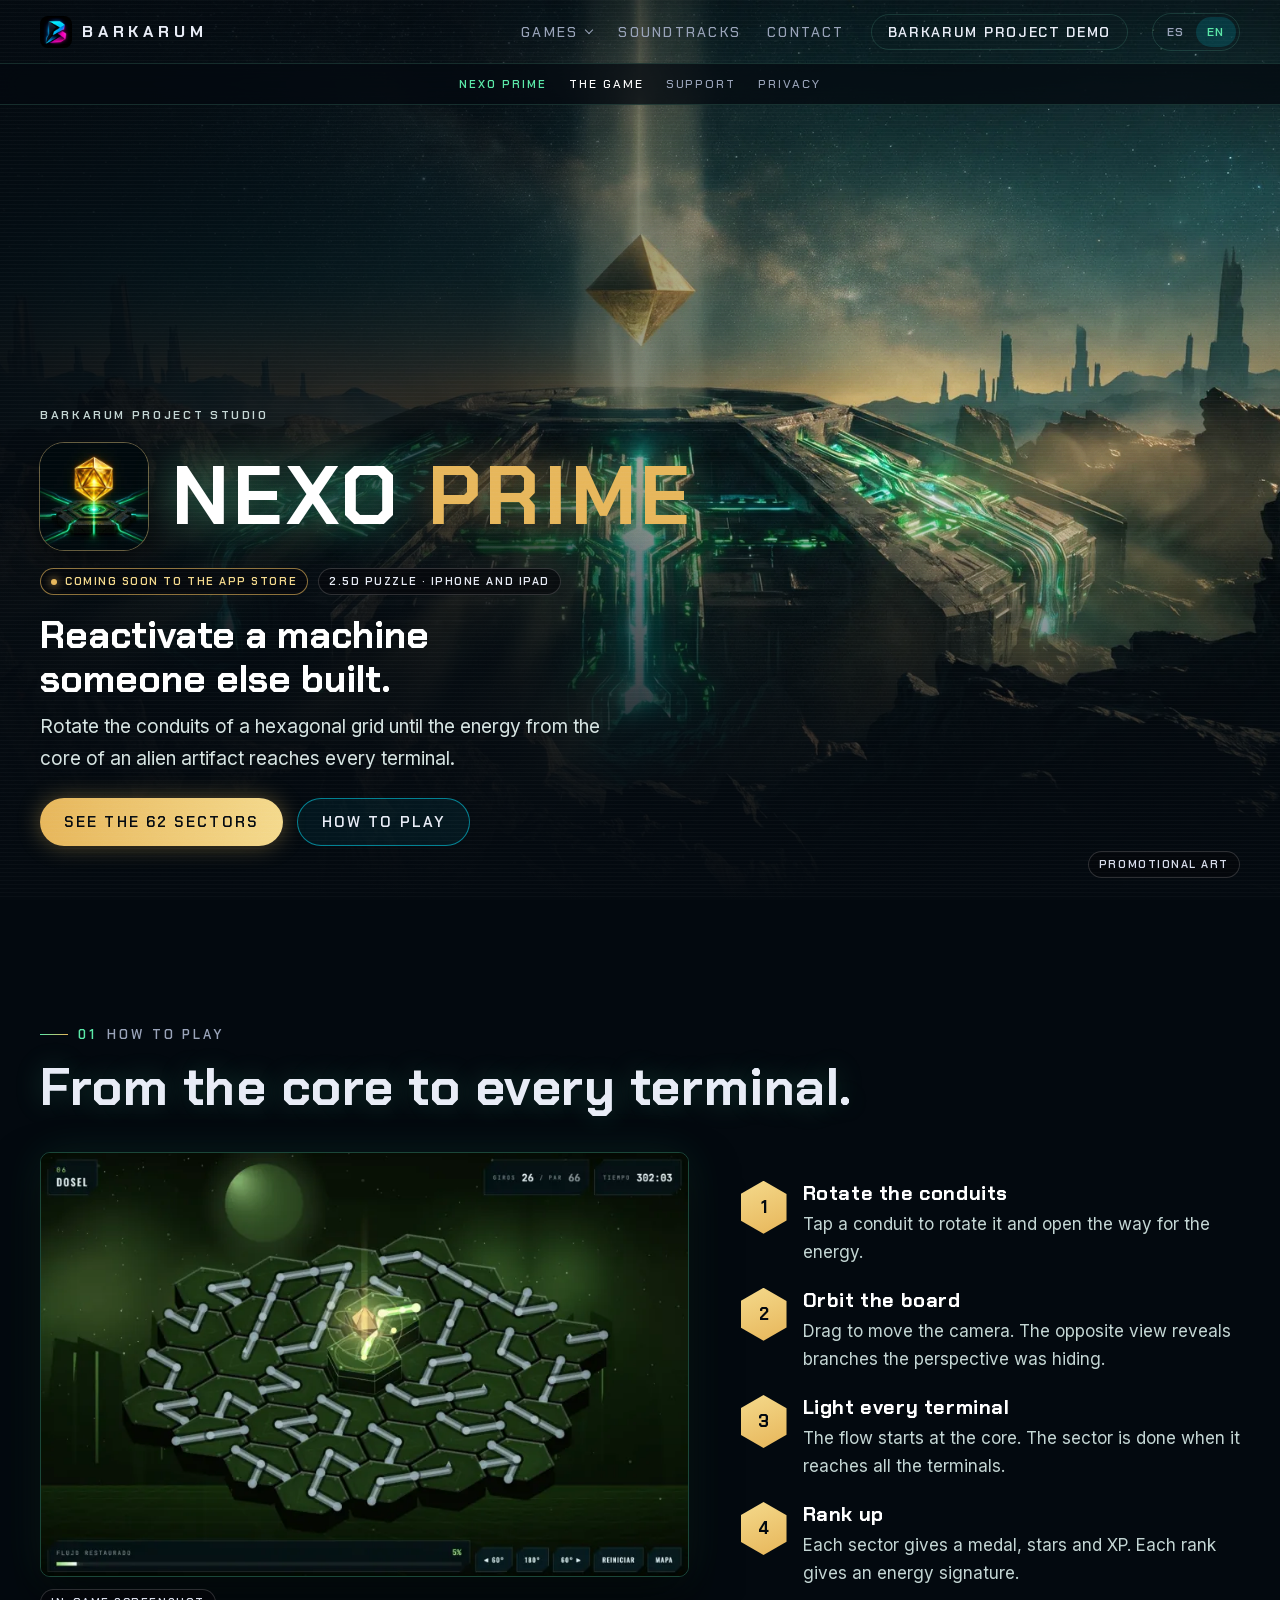
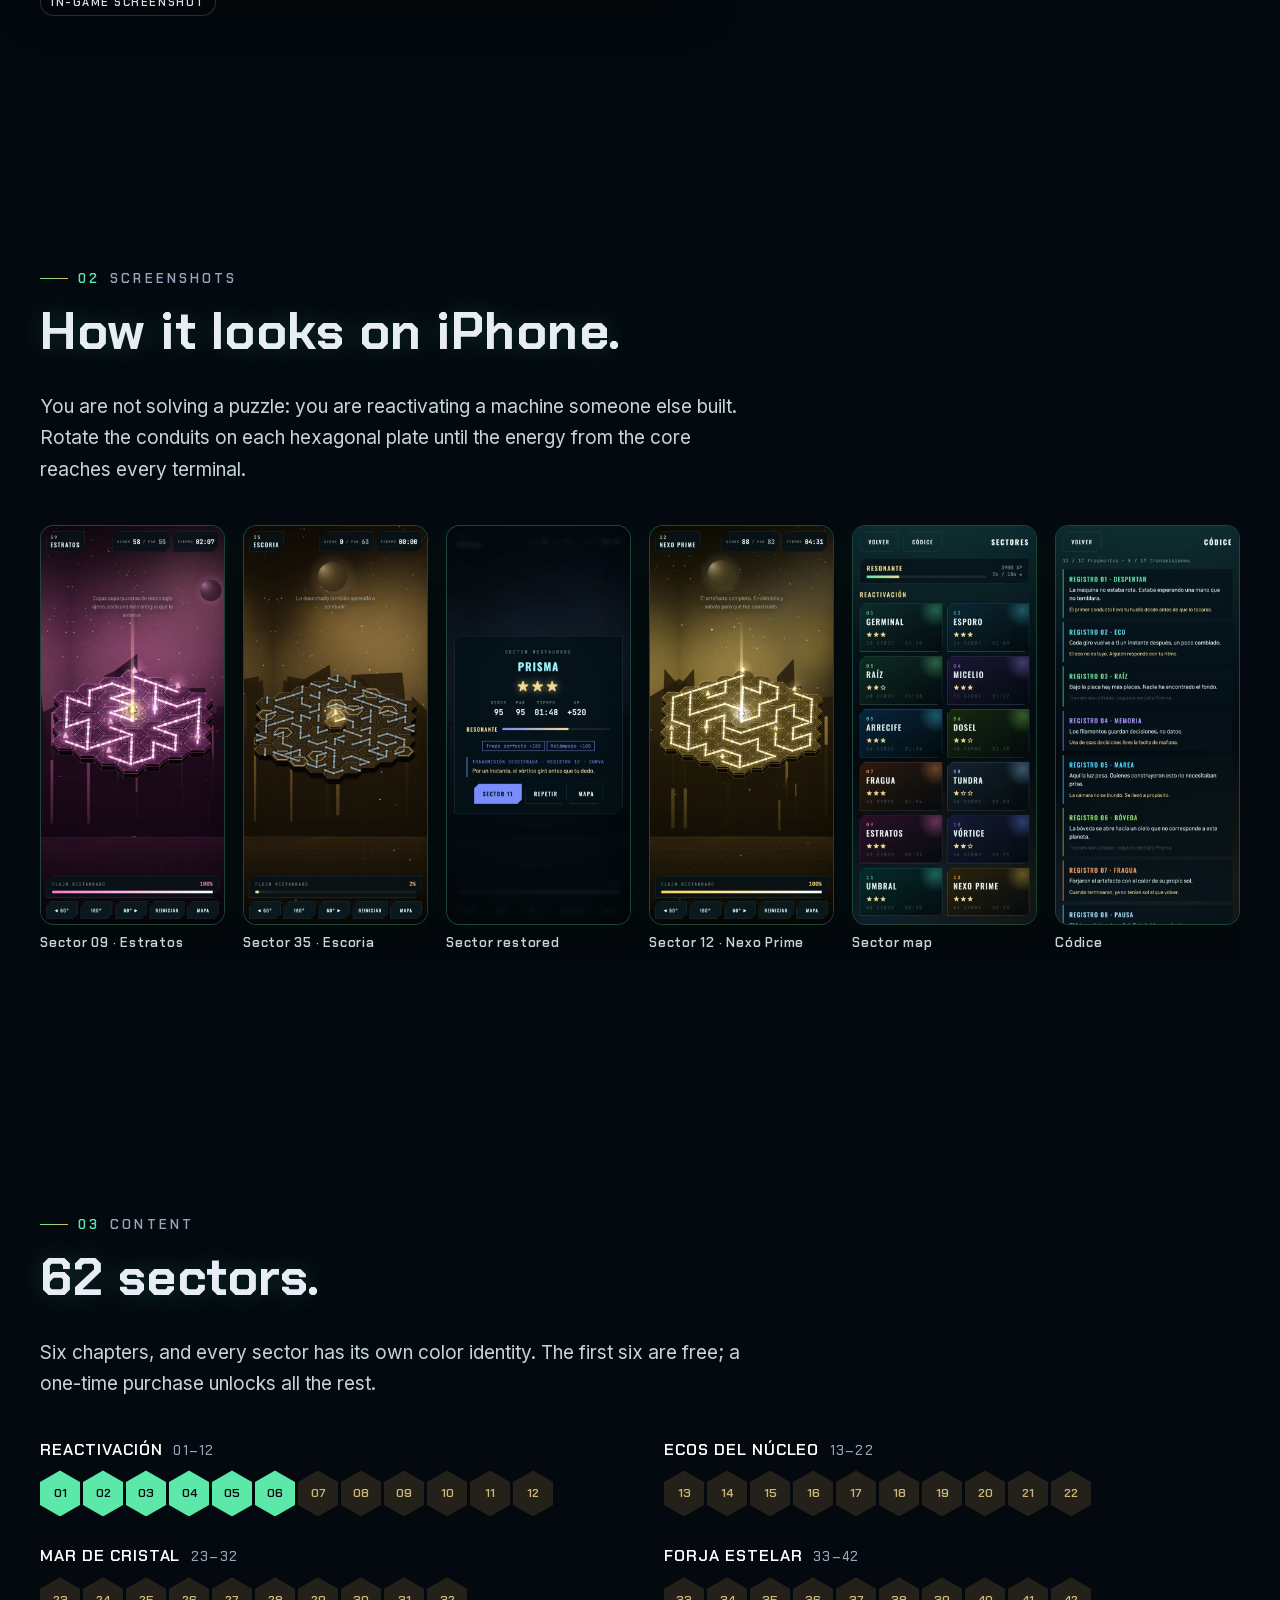
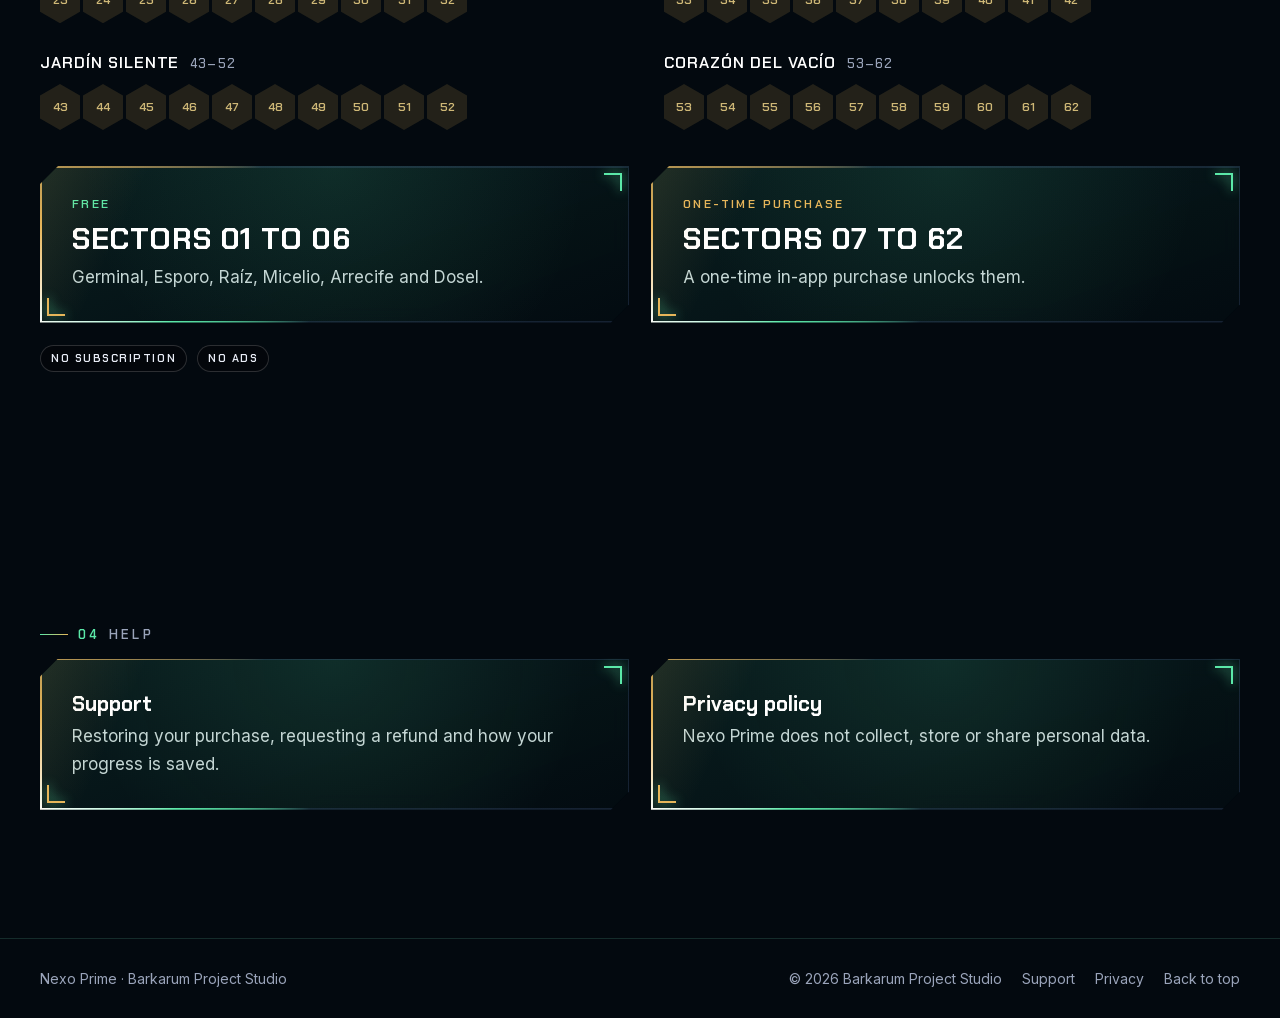
<file: nexo-prime/index.html>
<!doctype html>
<html lang="es" class="no-js">
<head>
<meta charset="utf-8">
<meta name="viewport" content="width=device-width, initial-scale=1, viewport-fit=cover">
<title data-i18n="meta.title">Nexo Prime | Puzzle 2.5D para iPhone y iPad</title>
<meta name="description" data-i18n-content="meta.desc" content="Reactiva una máquina alienígena: gira los conductos de una rejilla hexagonal hasta que la energía del núcleo alcance cada terminal. 62 sectores para iPhone y iPad; los primeros seis son gratis.">
<meta name="theme-color" content="#03090F">
<link rel="canonical" href="https://barkarum.com/nexo-prime/">
<link rel="icon" href="../img/favicon-32.png" sizes="32x32" type="image/png">
<link rel="apple-touch-icon" href="../img/apple-touch-icon.png">
<meta property="og:type" content="website">
<meta property="og:site_name" content="Barkarum Project Studio">
<meta property="og:title" content="Nexo Prime | Puzzle 2.5D para iPhone y iPad">
<meta property="og:description" content="Reactiva una máquina alienígena: gira los conductos de una rejilla hexagonal hasta que la energía del núcleo alcance cada terminal. 62 sectores para iPhone y iPad; los primeros seis son gratis.">
<meta property="og:url" content="https://barkarum.com/nexo-prime/">
<meta property="og:image" content="https://barkarum.com/img/nexo-og.jpg">
<meta property="og:image:width" content="1200">
<meta property="og:image:height" content="630">
<meta name="twitter:card" content="summary_large_image">
<meta name="twitter:site" content="@barkarumproject">
<link rel="preload" href="../fonts/chakra-petch-700.woff2" as="font" type="font/woff2" crossorigin>
<link rel="preload" href="../fonts/inter-var.woff2" as="font" type="font/woff2" crossorigin>
<link rel="stylesheet" href="../css/styles.css">
<link rel="stylesheet" href="../css/holo.css">
<link rel="stylesheet" href="../css/nexo.css">
<script src="../js/en-nexo.js" defer></script>
<script src="../js/i18n.js" defer></script>
<script src="../js/holo.js" defer></script>
</head>
<body class="page-nexo">
<canvas id="energy" aria-hidden="true" data-colors="91,232,168|244,217,139|139,255,201"></canvas>
<div class="fx-noise" aria-hidden="true"></div>
<div class="fx-scan" aria-hidden="true"></div>
<a class="skip" href="#juego" data-i18n="a11y.skip">Saltar al contenido</a>

<header class="topbar" id="topbar">
  <a class="brand" href="../index.html" aria-label="Barkarum Project Studio">
    <img src="../img/apple-touch-icon.png" alt="" width="32" height="32">
    <span>BARKARUM</span>
  </a>
  <nav class="nav" id="nav" aria-label="Principal" data-i18n-aria="nav.label">
    <div class="nav-global">
      <div class="nav-games">
        <button type="button" class="nav-games-btn" aria-haspopup="true" data-i18n="gnav.games">Juegos</button>
        <div class="nav-games-menu">
          <a href="../barkarum-project/index.html"><strong>Barkarum Project</strong><span data-i18n="gnav.bp">Acción run-and-gun 2.5D</span></a>
          <a href="../nexus/index.html"><strong>NEXUS</strong><span data-i18n="gnav.nx">FPS de ciencia ficción</span></a>
          <a href="../index.html#sphere-of-rings"><strong>Sphere of Rings</strong><span data-i18n="gnav.sor">Puzzle 3D para iPhone y iPad</span></a>
          <a href="../nexo-prime/index.html" aria-current="page"><strong>Nexo Prime</strong><span data-i18n="gnav.nexo">Puzzle 2.5D para iPhone y iPad</span></a>
          <a href="../index.html#equilibria"><strong>Equilibria</strong><span data-i18n="gnav.eq">Puzzle 3D para iPhone y iPad</span></a>
        </div>
      </div>
      <a href="../index.html#bandas-sonoras" data-i18n="gnav.ost">Bandas sonoras</a>
      <a href="../index.html#contacto" data-i18n="gnav.contact">Contacto</a>
      <a class="nav-demo" href="../registro/index.html" data-i18n="gnav.demo">Demo de Barkarum Project</a>
    </div>
    <div class="nav-page">
      <span class="nav-page-label">Nexo Prime</span>
      <a href="../nexo-prime/index.html" aria-current="page" data-i18n="nexo.nav.game">El juego</a>
      <a href="../nexo-prime/soporte/index.html" data-i18n="nexo.nav.support">Soporte</a>
      <a href="../nexo-prime/privacidad/index.html" data-i18n="nexo.nav.privacy">Privacidad</a>
    </div>
  </nav>
  <div class="topbar-tools">
    <div class="lang" role="group" aria-label="Idioma" data-i18n-aria="nav.lang">
      <button type="button" data-lang="es" aria-pressed="true">ES</button>
      <button type="button" data-lang="en" aria-pressed="false">EN</button>
    </div>
    <button type="button" class="menu-btn" id="menuBtn" aria-expanded="false" aria-controls="nav" data-i18n="nav.menu">Menú</button>
  </div>
</header>

<main>
  <section class="nexo-hero" id="inicio">
    <picture class="nexo-hero-art">
      <source media="(max-width: 700px)" srcset="../img/nexo-keyart-portrait.webp" width="1170" height="2080">
      <img src="../img/nexo-keyart-1920.webp" srcset="../img/nexo-keyart-1024.webp 1024w, ../img/nexo-keyart-1920.webp 1920w" sizes="100vw" width="1920" height="1072" fetchpriority="high" alt="Un octaedro dorado flota sobre una inmensa máquina alienígena recorrida por conductos de luz verde, en un paisaje rocoso bajo las estrellas." data-i18n-alt="nexo.hero_alt">
    </picture>
    <span class="chip chip-art nexo-hero-chip" data-i18n="nexo.art">Arte promocional</span>
    <div class="wrap nexo-hero-inner">
      <p class="nexo-by"><a href="../index.html">Barkarum Project Studio</a></p>
      <div class="nexo-title-row">
        <img class="nexo-icon" src="../img/nexo-icon-256.webp" width="256" height="256" alt="">
        <h1 class="nexo-wordmark">Nexo <span>Prime</span></h1>
      </div>
      <div class="nexo-chips">
        <span class="chip nexo-soon" data-i18n="nexo.soon">Próximamente en App Store</span>
        <span class="chip" data-i18n="nexo.genre">Puzzle 2.5D · iPhone y iPad</span>
      </div>
      <p class="nexo-headline" data-i18n="nexo.headline">Reactiva una máquina que alguien más construyó.</p>
      <p class="nexo-sub" data-i18n="nexo.sub">Gira los conductos de una rejilla hexagonal hasta que la energía del núcleo de un artefacto alienígena alcance cada terminal.</p>
      <div class="nexo-cta">
        <a class="btn btn-gold" href="#sectores" data-i18n="nexo.cta.sectors">Ver los 62 sectores</a>
        <a class="btn btn-ghost" href="#juego" data-i18n="nexo.cta.how">Cómo se juega</a>
      </div>
    </div>
  </section>

  <section class="section" id="juego">
    <div class="wrap">
      <p class="eyebrow reveal"><span>01</span> <span data-i18n="nexo.how.eyebrow">Cómo se juega</span></p>
      <h2 class="reveal" data-i18n="nexo.how.title">Del núcleo a cada terminal.</h2>
      <div class="nexo-how">
        <figure class="nexo-shot reveal">
          <img src="../img/nexo-juego-1456.webp" srcset="../img/nexo-juego-800.webp 800w, ../img/nexo-juego-1456.webp 1456w" sizes="(max-width: 1000px) 100vw, 680px" width="1456" height="950" loading="lazy" alt="Captura de Nexo Prime: el sector 06, Dosel, con la rejilla hexagonal, los conductos de energía y el núcleo dorado al centro." data-i18n-alt="nexo.shot.alt">
          <figcaption class="chip chip-art" data-i18n="nexo.shot.label">Captura del juego</figcaption>
        </figure>
        <ol class="nexo-steps reveal">
          <li><span class="nexo-step-n" aria-hidden="true">1</span><div><strong data-i18n="nexo.how.s1">Gira los conductos</strong><span data-i18n="nexo.how.p1">Toca un conducto para girarlo y abrirle paso a la energía.</span></div></li>
          <li><span class="nexo-step-n" aria-hidden="true">2</span><div><strong data-i18n="nexo.how.s2">Orbita el tablero</strong><span data-i18n="nexo.how.p2">Arrastra para mover la cámara. La vista opuesta revela ramas que la perspectiva tapaba.</span></div></li>
          <li><span class="nexo-step-n" aria-hidden="true">3</span><div><strong data-i18n="nexo.how.s3">Enciende cada terminal</strong><span data-i18n="nexo.how.p3">El flujo sale del núcleo. El sector queda listo cuando alcanza todas las terminales.</span></div></li>
          <li><span class="nexo-step-n" aria-hidden="true">4</span><div><strong data-i18n="nexo.how.s4">Sube de rango</strong><span data-i18n="nexo.how.p4">Cada sector da medalla, estrellas y XP. Cada rango da una firma de energía.</span></div></li>
        </ol>
      </div>
    </div>
  </section>

  <section class="section" id="capturas">
    <div class="wrap">
      <p class="eyebrow reveal"><span>02</span> <span data-i18n="nexo.gal.eyebrow">Capturas</span></p>
      <h2 class="reveal" data-i18n="nexo.gal.title">Así se ve en iPhone.</h2>
      <p class="nexo-lead reveal" data-i18n="nexo.gal.lead">No estás resolviendo un rompecabezas: estás reactivando una máquina que alguien más construyó. Gira los conductos de cada placa hexagonal hasta que la energía del núcleo alcance todas las terminales.</p>
      <div class="nexo-gallery reveal" role="region" tabindex="0" aria-label="Capturas de Nexo Prime en iPhone" data-i18n-aria="nexo.gal.aria">
        <figure class="nexo-cap">
          <img src="../img/nexo-cap-estratos.webp" width="600" height="1304" loading="lazy" alt="Captura de Nexo Prime en iPhone: el sector 09, Estratos, con los conductos de la placa hexagonal encendidos en rosa y el flujo restaurado al 100 %." data-i18n-alt="nexo.gal.a1">
          <figcaption data-i18n="nexo.gal.c1">Sector 09 · Estratos</figcaption>
        </figure>
        <figure class="nexo-cap">
          <img src="../img/nexo-cap-escoria.webp" width="600" height="1304" loading="lazy" alt="Captura de Nexo Prime en iPhone: el sector 35, Escoria, una placa dorada llena de conductos que todavía no reciben energía." data-i18n-alt="nexo.gal.a2">
          <figcaption data-i18n="nexo.gal.c2">Sector 35 · Escoria</figcaption>
        </figure>
        <figure class="nexo-cap">
          <img src="../img/nexo-cap-restaurado.webp" width="600" height="1304" loading="lazy" alt="Captura de Nexo Prime en iPhone: pantalla de sector restaurado con la medalla Prisma, tres estrellas, los giros, el tiempo y la XP ganada." data-i18n-alt="nexo.gal.a3">
          <figcaption data-i18n="nexo.gal.c3">Sector restaurado</figcaption>
        </figure>
        <figure class="nexo-cap">
          <img src="../img/nexo-cap-nexo-prime.webp" width="600" height="1304" loading="lazy" alt="Captura de Nexo Prime en iPhone: el sector 12, Nexo Prime, con toda la placa dorada encendida." data-i18n-alt="nexo.gal.a4">
          <figcaption data-i18n="nexo.gal.c4">Sector 12 · Nexo Prime</figcaption>
        </figure>
        <figure class="nexo-cap">
          <img src="../img/nexo-cap-mapa.webp" width="600" height="1304" loading="lazy" alt="Captura de Nexo Prime en iPhone: el mapa del capítulo Reactivación, con las estrellas, los giros y el tiempo de cada sector." data-i18n-alt="nexo.gal.a5">
          <figcaption data-i18n="nexo.gal.c5">Mapa de sectores</figcaption>
        </figure>
        <figure class="nexo-cap">
          <img src="../img/nexo-cap-codice.webp" width="600" height="1304" loading="lazy" alt="Captura de Nexo Prime en iPhone: el Códice, con los registros de las transmisiones descifradas." data-i18n-alt="nexo.gal.a6">
          <figcaption data-i18n="nexo.gal.c6">Códice</figcaption>
        </figure>
      </div>
      <p class="nexo-gal-hint" data-i18n="nexo.gal.hint">Desliza para ver todas las capturas.</p>
    </div>
  </section>

  <section class="section" id="sectores">
    <div class="wrap">
      <p class="eyebrow reveal"><span>03</span> <span data-i18n="nexo.sec.eyebrow">Contenido</span></p>
      <h2 class="reveal" data-i18n="nexo.sec.title">62 sectores.</h2>
      <p class="nexo-lead reveal" data-i18n="nexo.sec.lead">Seis capítulos, y cada sector con su propia identidad de color. Los primeros seis son gratis; una compra única desbloquea todos los demás.</p>
      <div class="nexo-chapters">
        <div class="nexo-chapter reveal"><h3>Reactivación <small>01–12</small></h3><div class="nexo-sectors" aria-hidden="true"><span class="is-free">01</span><span class="is-free">02</span><span class="is-free">03</span><span class="is-free">04</span><span class="is-free">05</span><span class="is-free">06</span><span>07</span><span>08</span><span>09</span><span>10</span><span>11</span><span>12</span></div></div>
        <div class="nexo-chapter reveal"><h3>Ecos del Núcleo <small>13–22</small></h3><div class="nexo-sectors" aria-hidden="true"><span>13</span><span>14</span><span>15</span><span>16</span><span>17</span><span>18</span><span>19</span><span>20</span><span>21</span><span>22</span></div></div>
        <div class="nexo-chapter reveal"><h3>Mar de Cristal <small>23–32</small></h3><div class="nexo-sectors" aria-hidden="true"><span>23</span><span>24</span><span>25</span><span>26</span><span>27</span><span>28</span><span>29</span><span>30</span><span>31</span><span>32</span></div></div>
        <div class="nexo-chapter reveal"><h3>Forja Estelar <small>33–42</small></h3><div class="nexo-sectors" aria-hidden="true"><span>33</span><span>34</span><span>35</span><span>36</span><span>37</span><span>38</span><span>39</span><span>40</span><span>41</span><span>42</span></div></div>
        <div class="nexo-chapter reveal"><h3>Jardín Silente <small>43–52</small></h3><div class="nexo-sectors" aria-hidden="true"><span>43</span><span>44</span><span>45</span><span>46</span><span>47</span><span>48</span><span>49</span><span>50</span><span>51</span><span>52</span></div></div>
        <div class="nexo-chapter reveal"><h3>Corazón del Vacío <small>53–62</small></h3><div class="nexo-sectors" aria-hidden="true"><span>53</span><span>54</span><span>55</span><span>56</span><span>57</span><span>58</span><span>59</span><span>60</span><span>61</span><span>62</span></div></div>
      </div>
      <div class="nexo-plans">
        <article class="holo holo-pad reveal">
          <span class="nexo-plan-tag" data-i18n="nexo.plan.free.tag">Gratis</span>
          <h3 data-i18n="nexo.plan.free.title">Sectores 01 a 06</h3>
          <p data-i18n="nexo.plan.free.p">Germinal, Esporo, Raíz, Micelio, Arrecife y Dosel.</p>
          <div class="holo-sheen"></div>
        </article>
        <article class="holo holo-pad nexo-plan-paid reveal">
          <span class="nexo-plan-tag" data-i18n="nexo.plan.paid.tag">Compra única</span>
          <h3 data-i18n="nexo.plan.paid.title">Sectores 07 a 62</h3>
          <p data-i18n="nexo.plan.paid.p">Una compra única dentro de la app los desbloquea.</p>
          <div class="holo-sheen"></div>
        </article>
      </div>
      <ul class="nexo-no reveal">
        <li class="chip" data-i18n="nexo.no.sub">Sin suscripción</li>
        <li class="chip" data-i18n="nexo.no.ads">Sin anuncios</li>
      </ul>
    </div>
  </section>

  <section class="section" id="ayuda">
    <div class="wrap">
      <p class="eyebrow reveal"><span>04</span> <span data-i18n="nexo.help.eyebrow">Ayuda</span></p>
      <div class="nexo-help">
        <div class="holo holo-pad reveal"><a href="soporte/index.html"><strong data-i18n="nexo.help.s">Soporte</strong><span data-i18n="nexo.help.sp">Restaurar la compra, pedir un reembolso y cómo se guarda tu progreso.</span></a><div class="holo-sheen"></div></div>
        <div class="holo holo-pad reveal"><a href="privacidad/index.html"><strong data-i18n="nexo.help.p">Política de privacidad</strong><span data-i18n="nexo.help.pp">Nexo Prime no recopila, guarda ni comparte datos personales.</span></a><div class="holo-sheen"></div></div>
      </div>
    </div>
  </section>
</main>

<footer class="footer">
  <div class="wrap footer-inner">
    <p>Nexo Prime · Barkarum Project Studio</p>
    <p class="footer-links">
      <a href="../index.html">© 2026 Barkarum Project Studio</a>
      <a href="../nexo-prime/soporte/index.html" data-i18n="nexo.nav.support">Soporte</a>
      <a href="../nexo-prime/privacidad/index.html" data-i18n="nexo.nav.privacy">Privacidad</a>
      <a href="#inicio" data-i18n="footer.top">Volver arriba</a>
    </p>
  </div>
</footer>
</body>
</html>
</file>
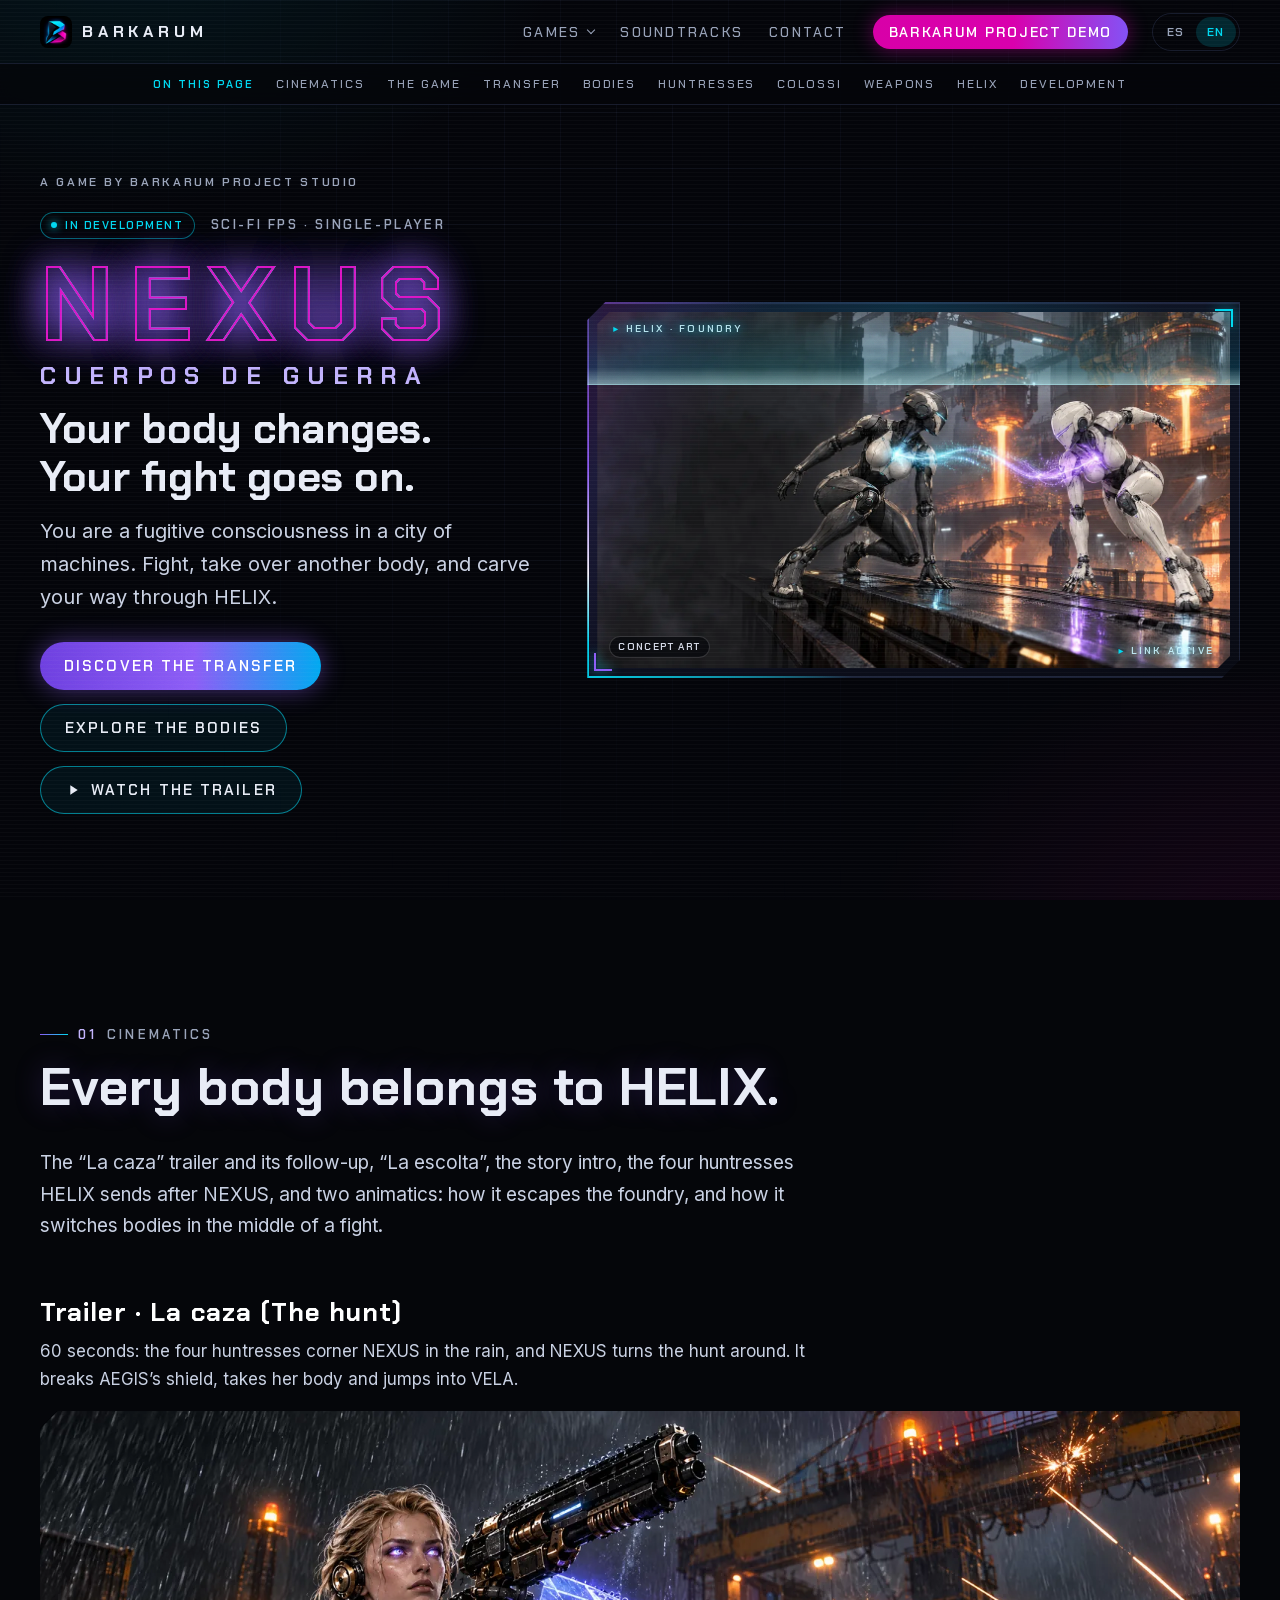
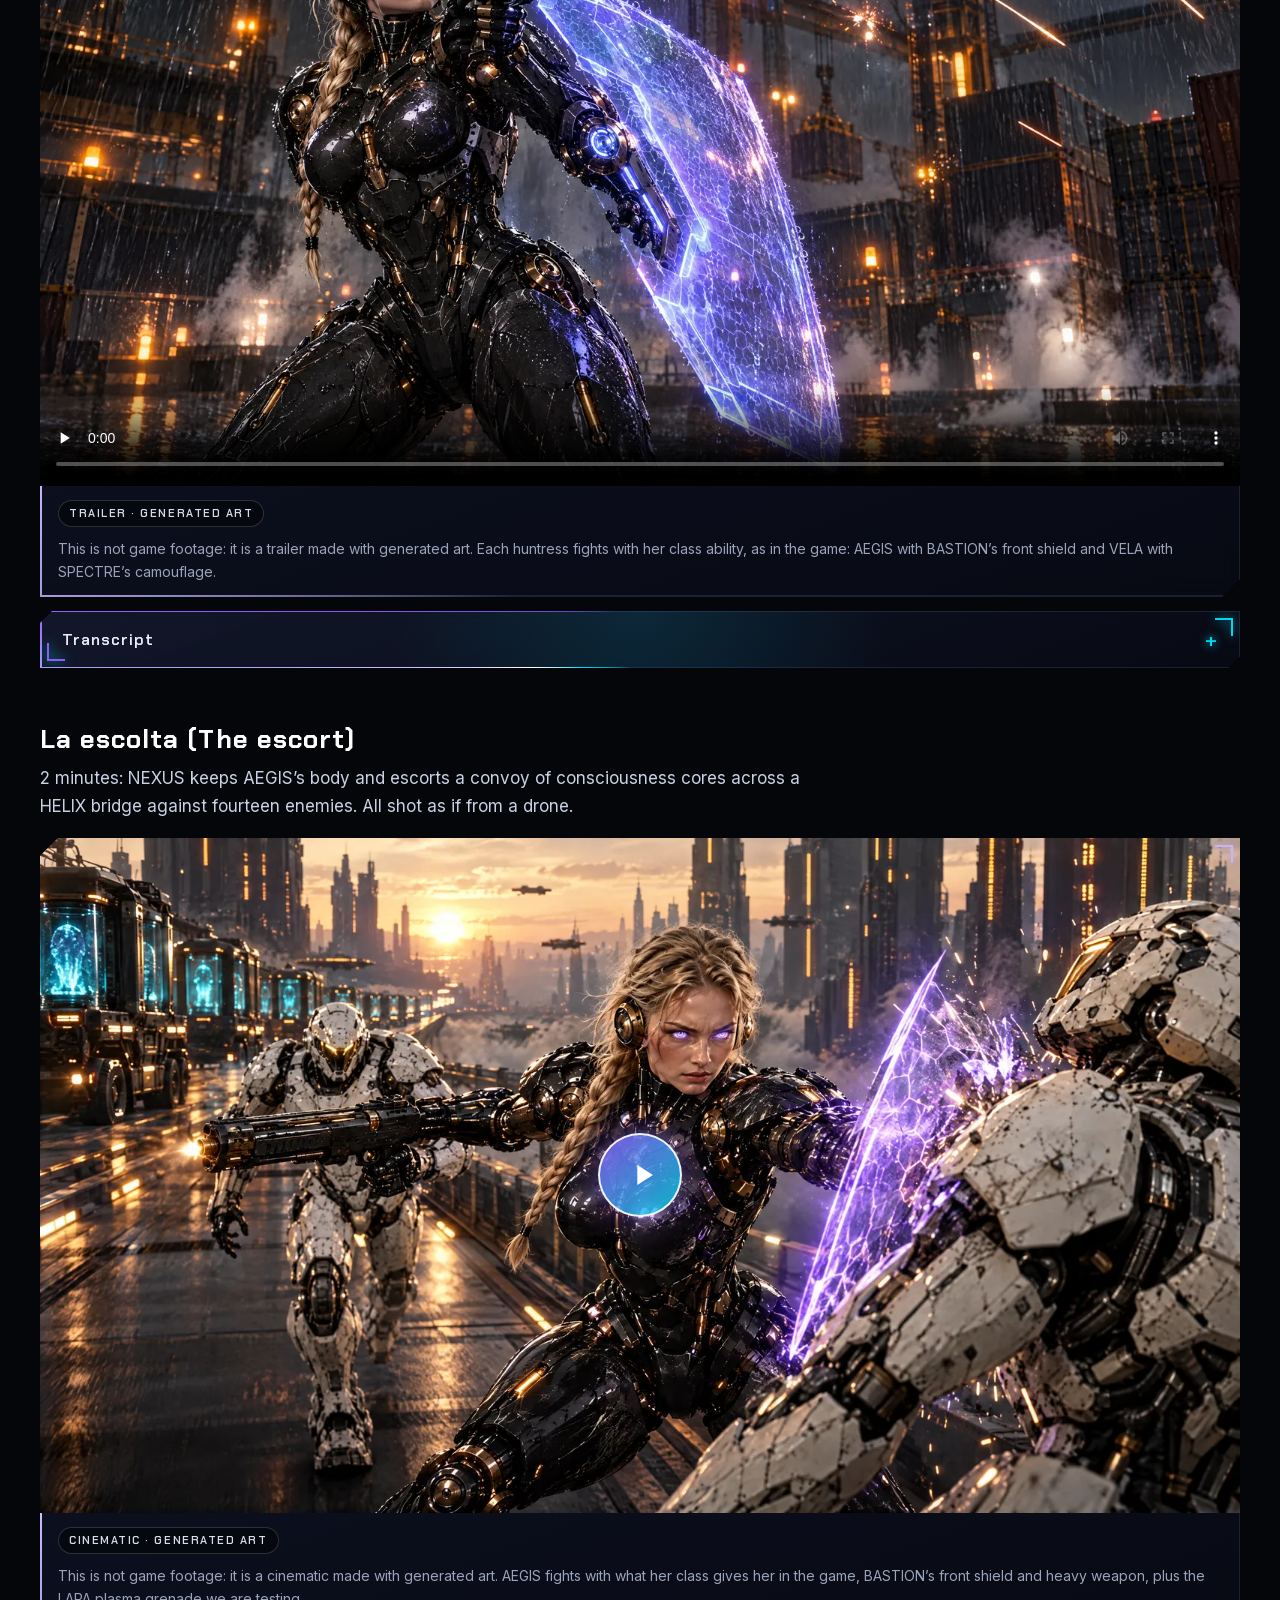
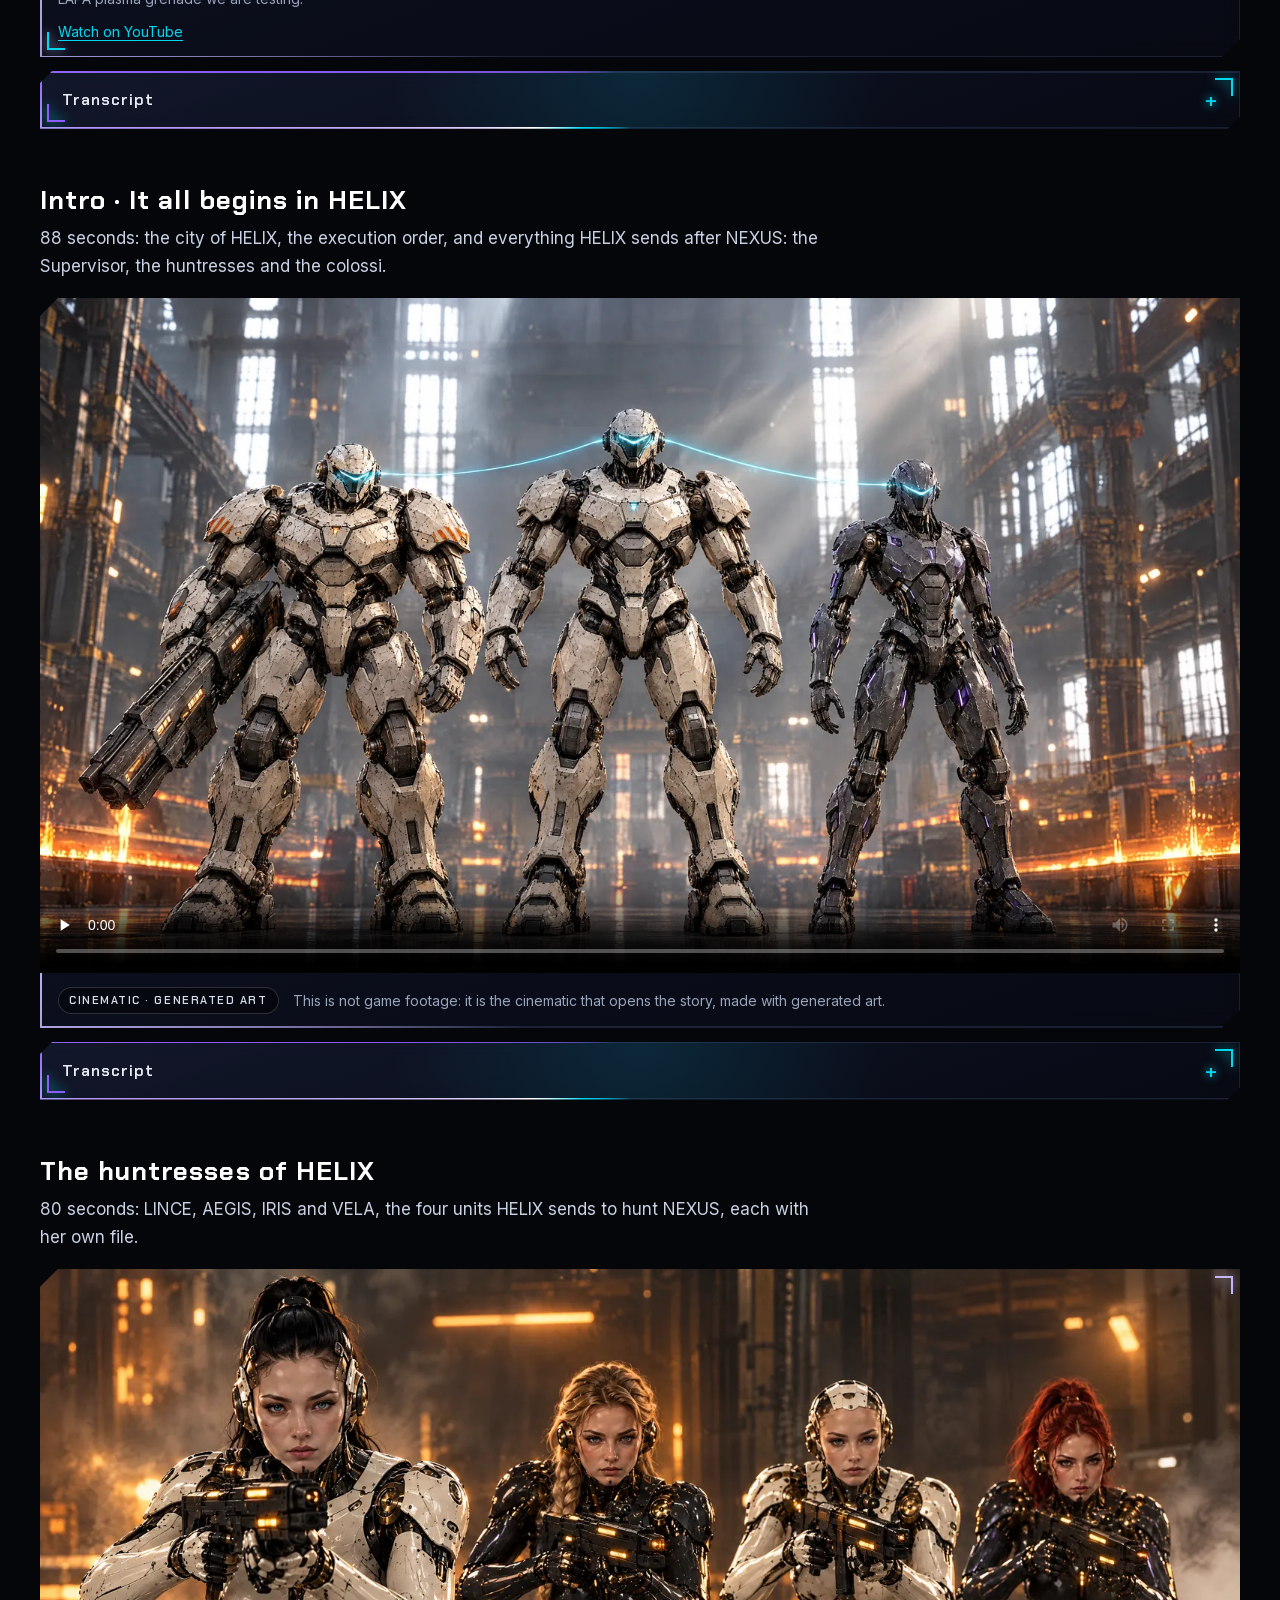
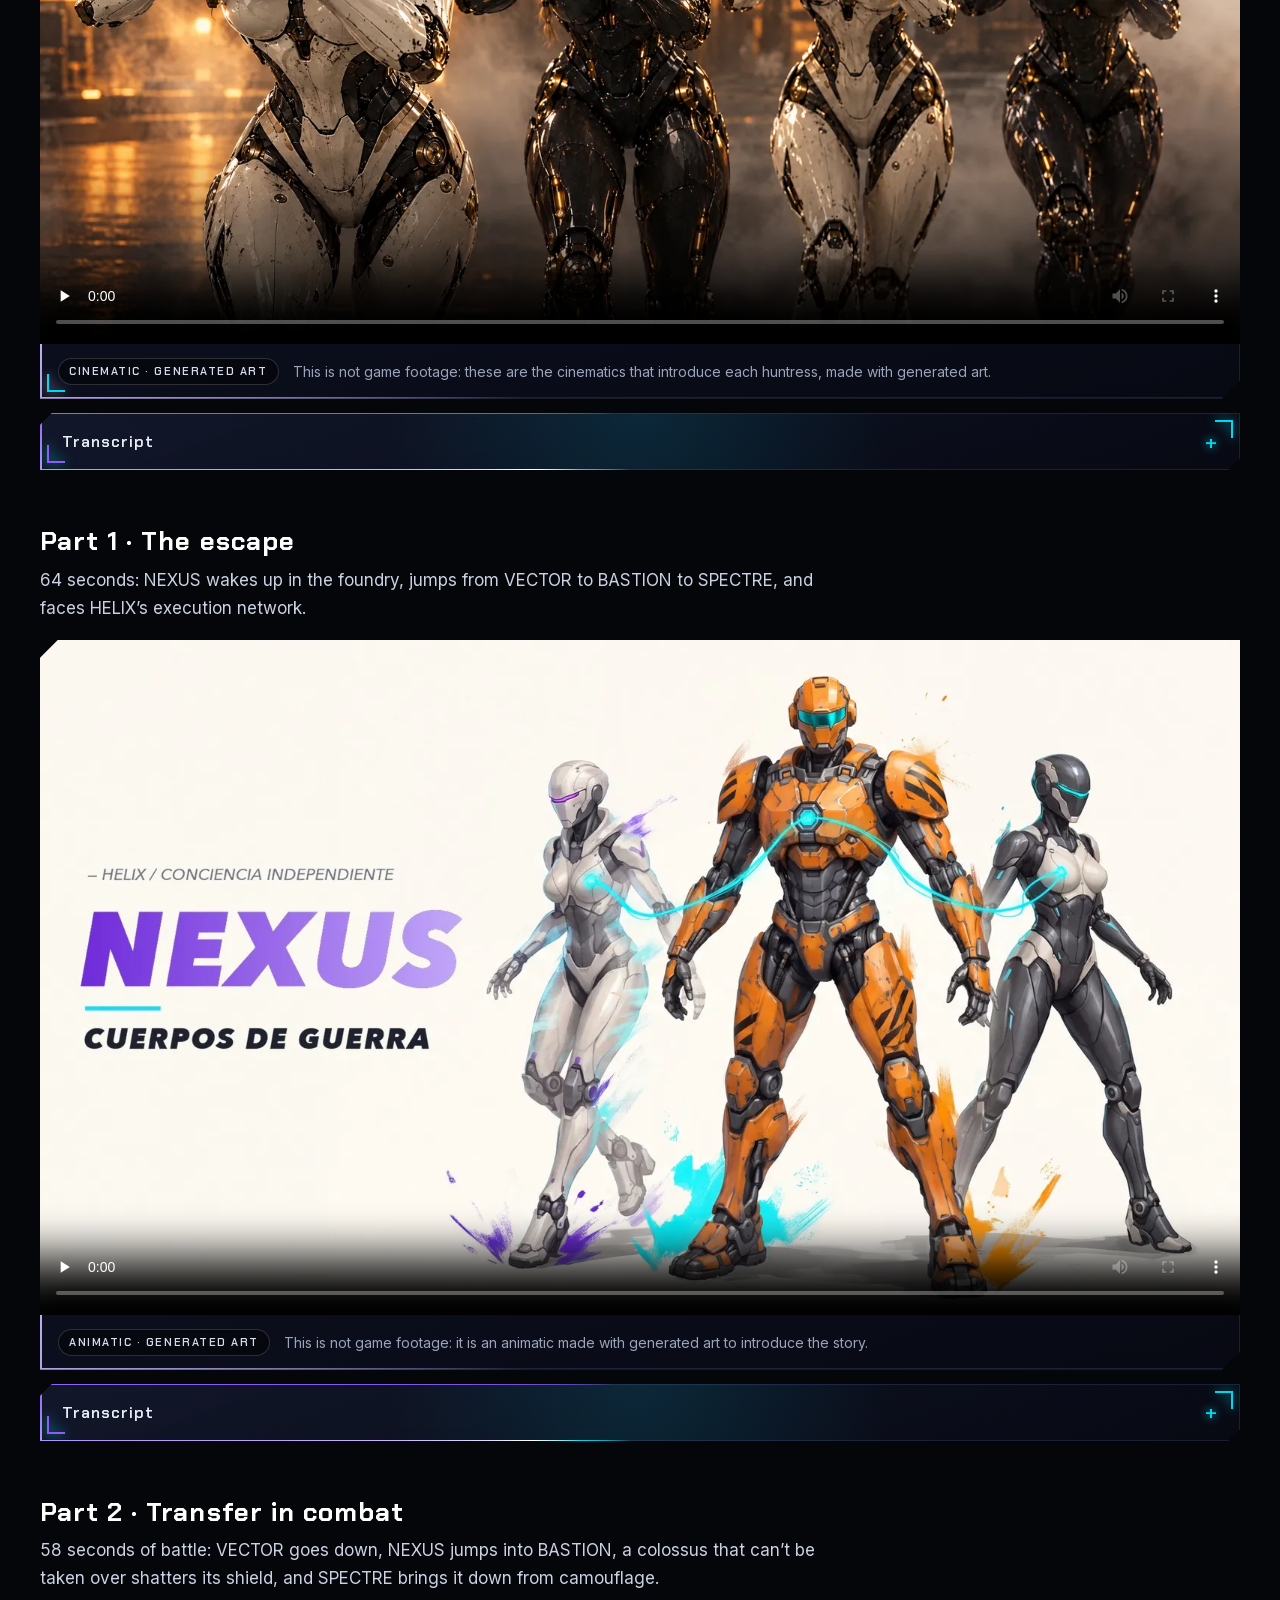
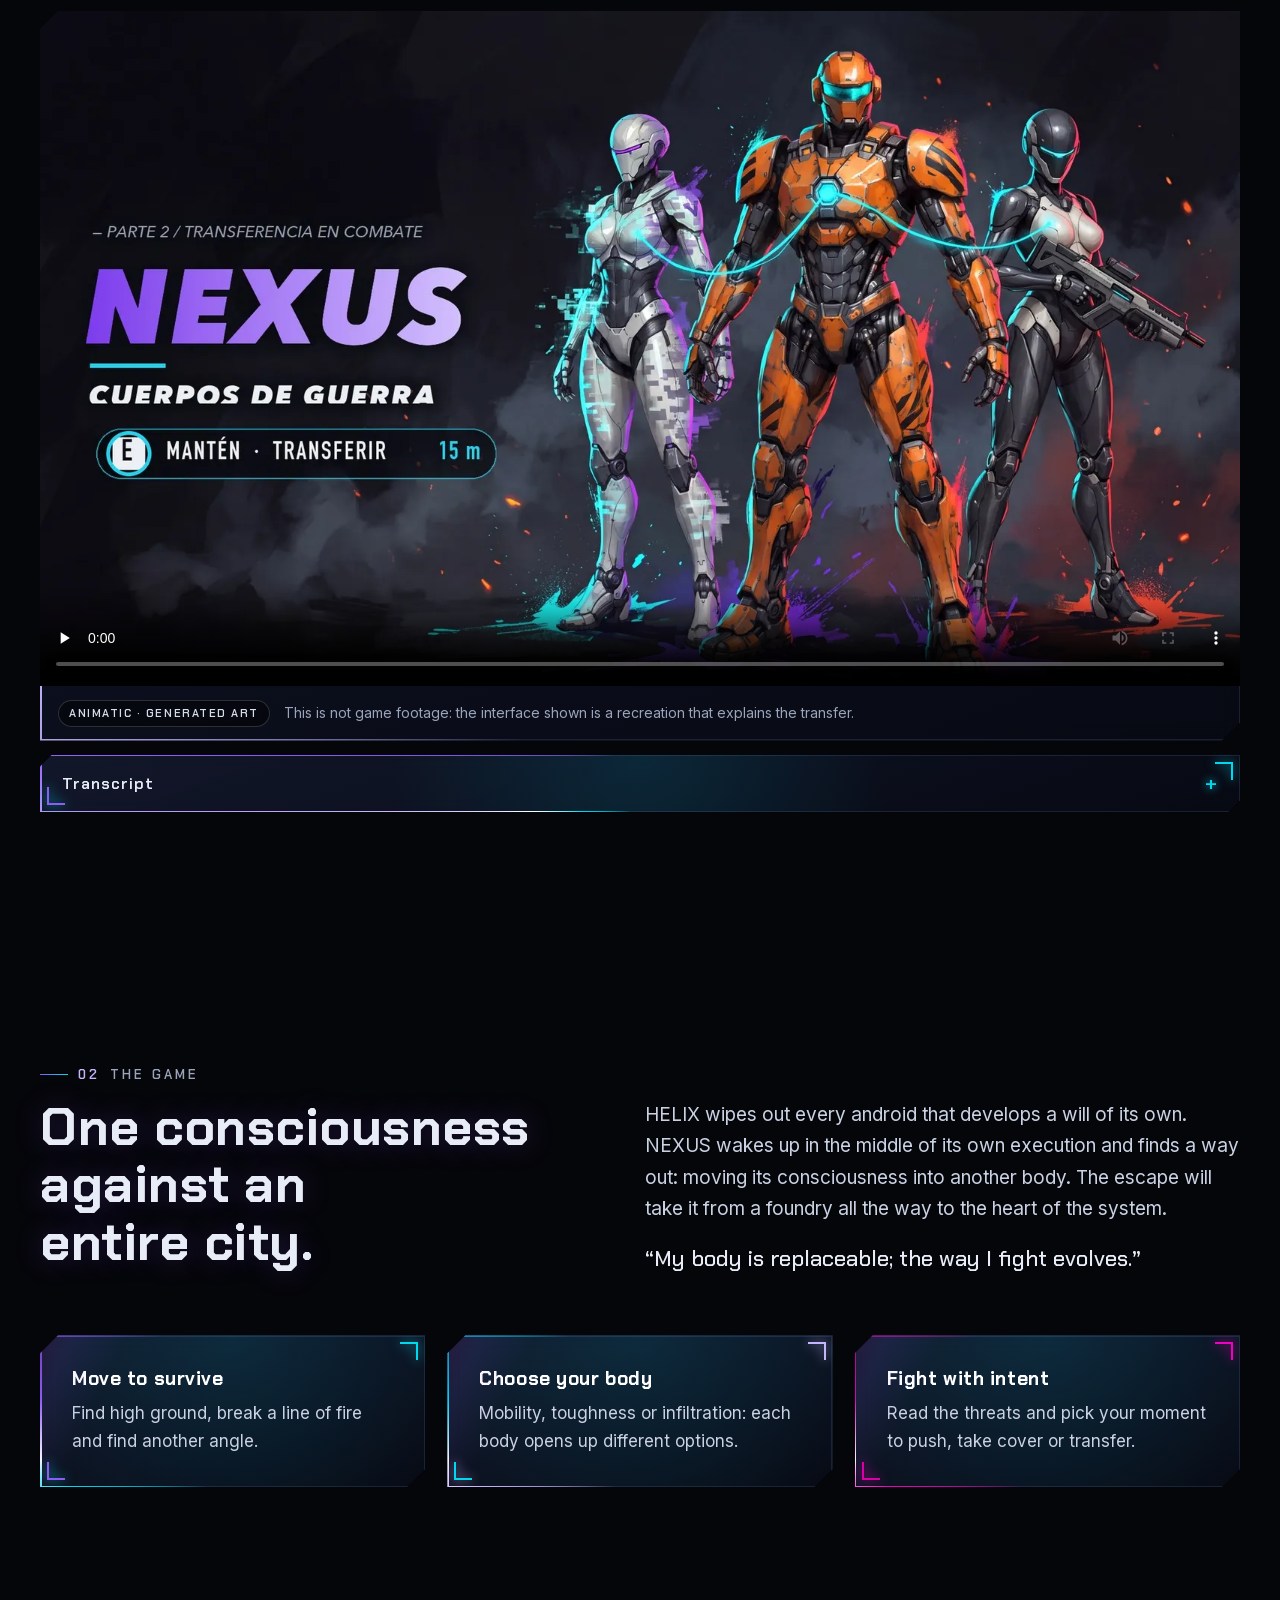
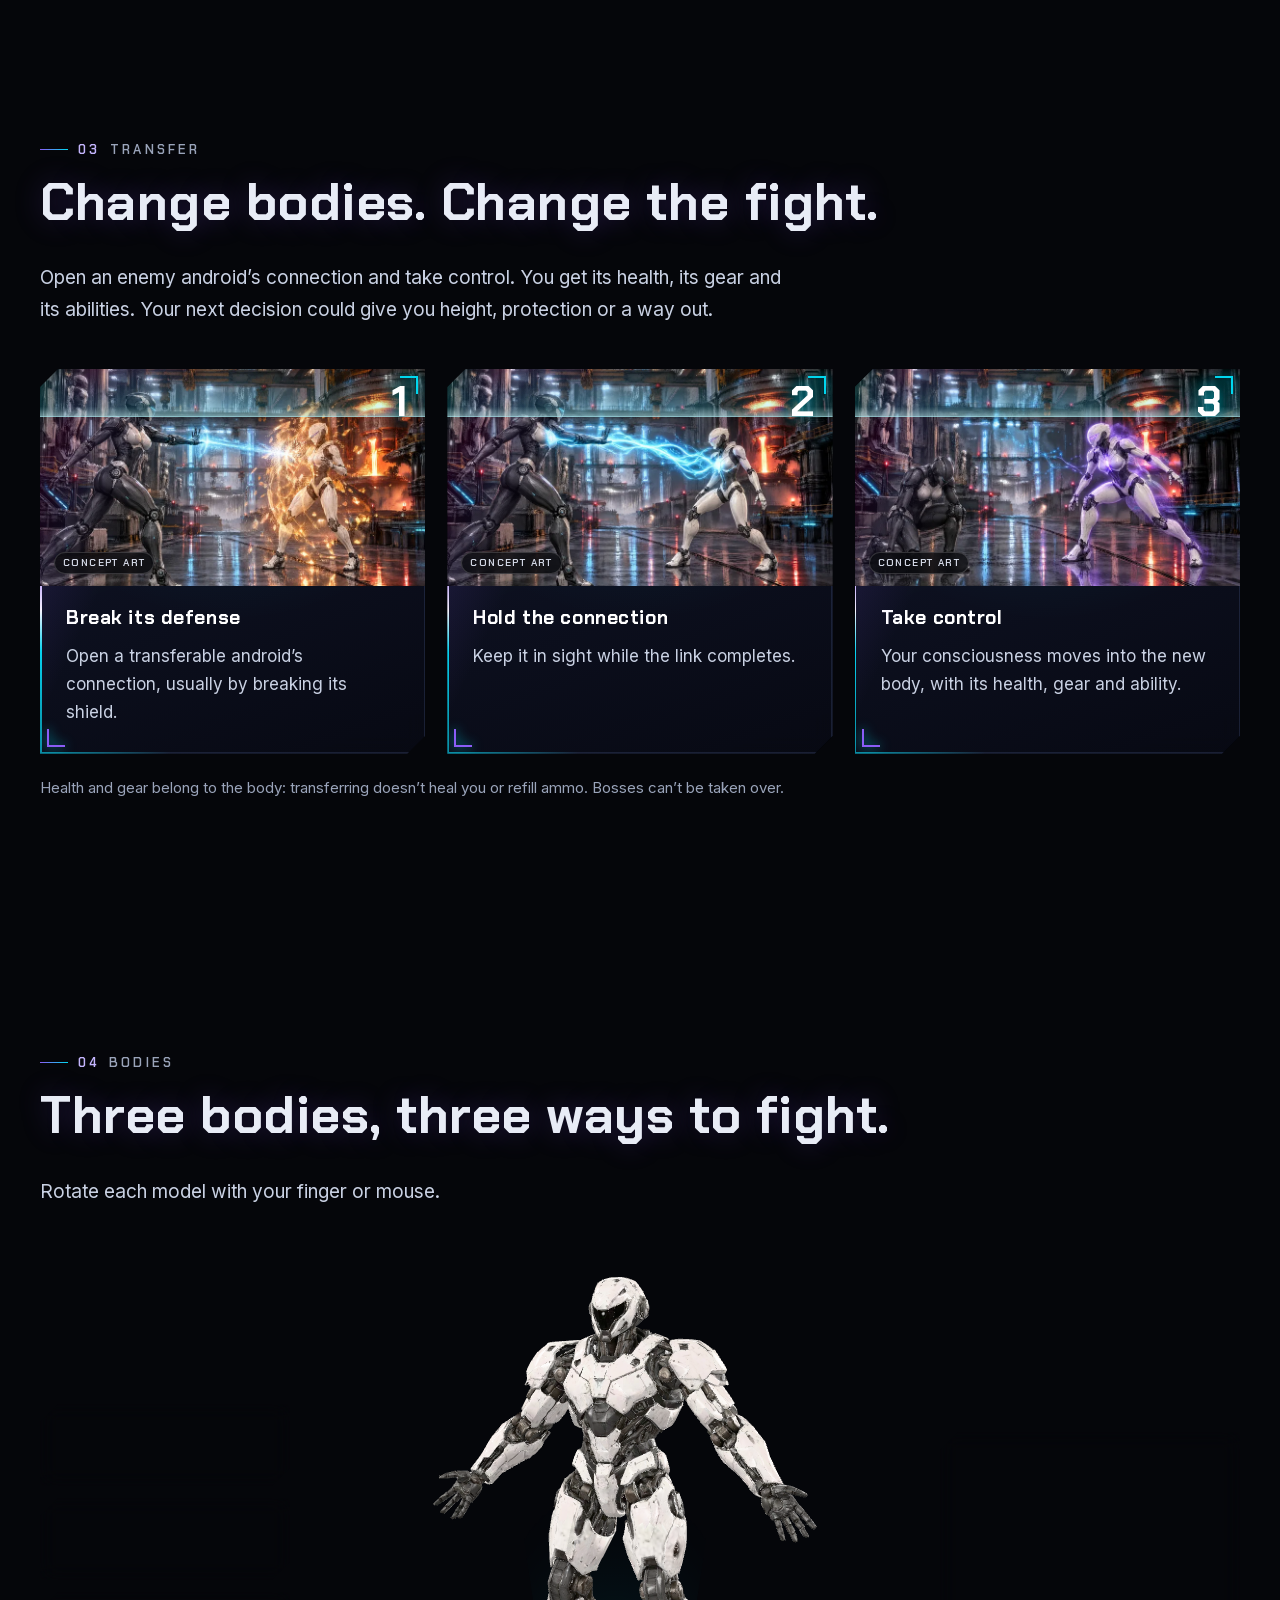
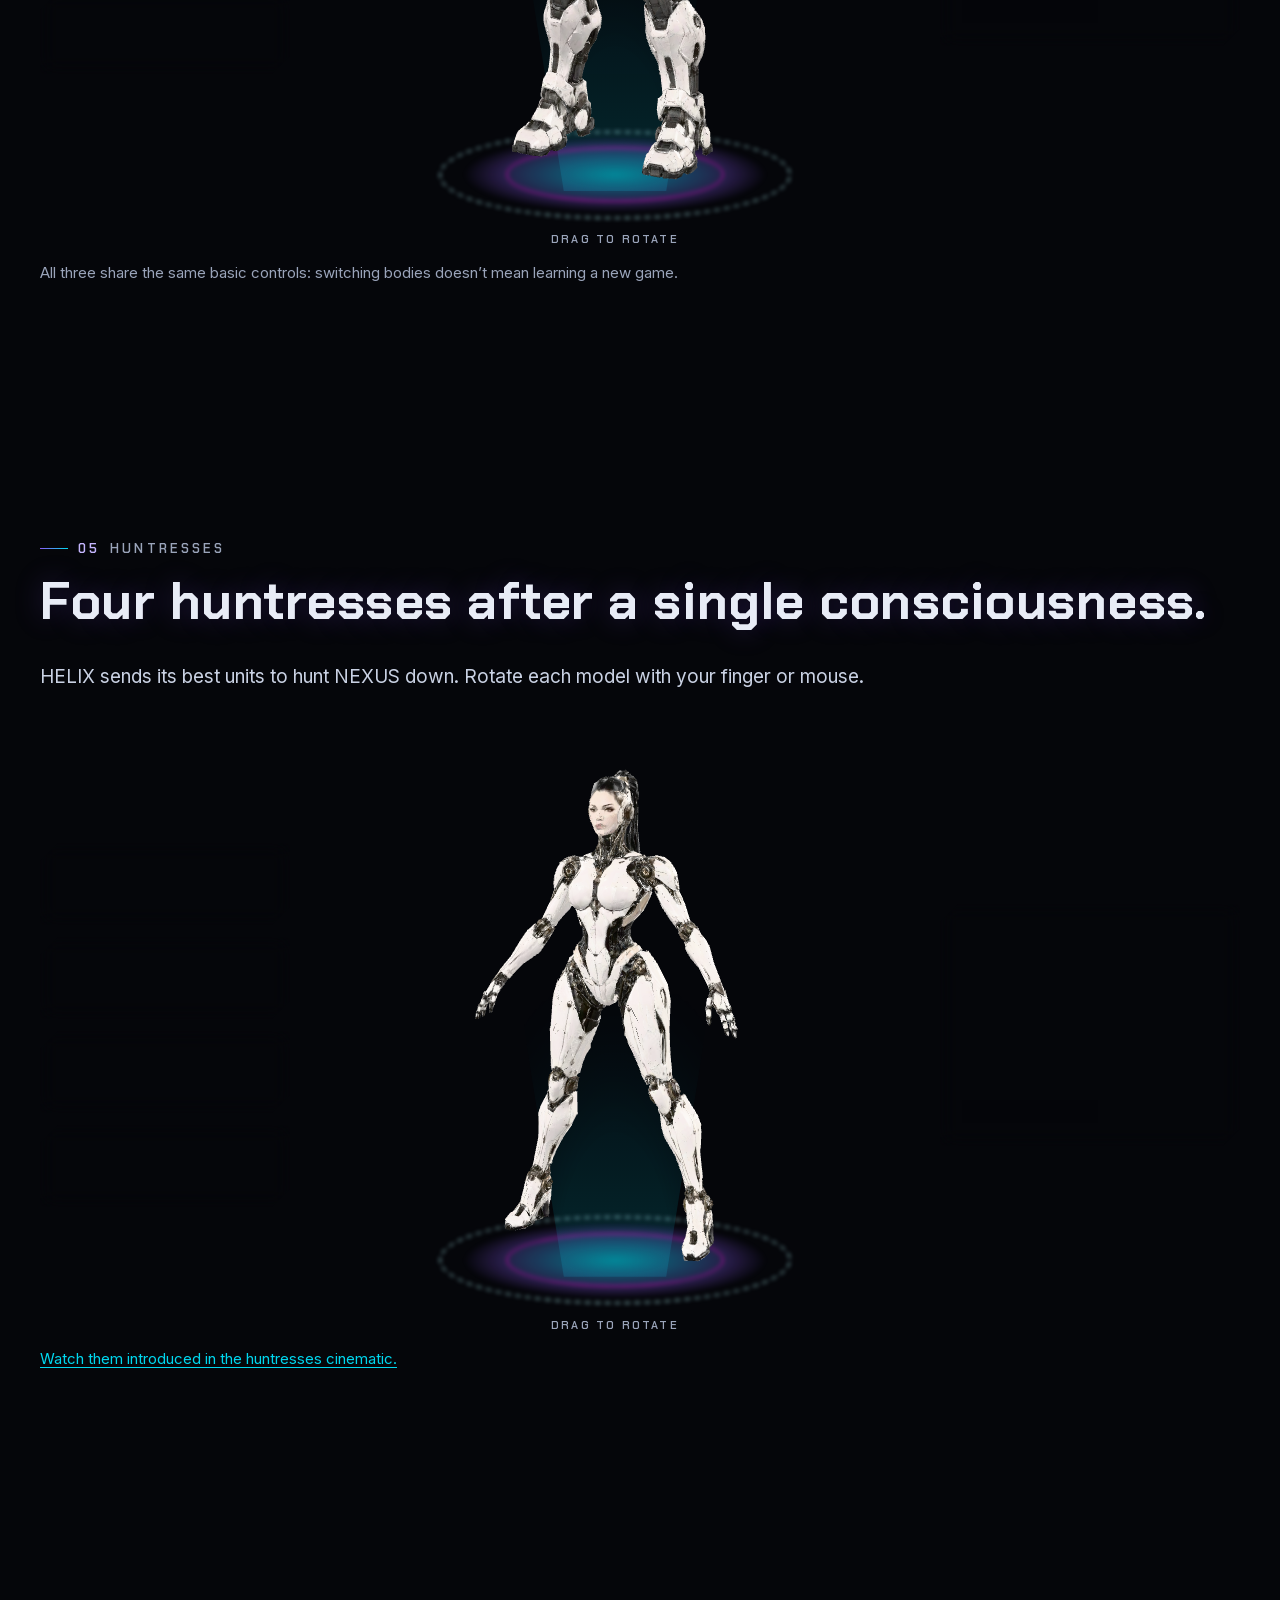
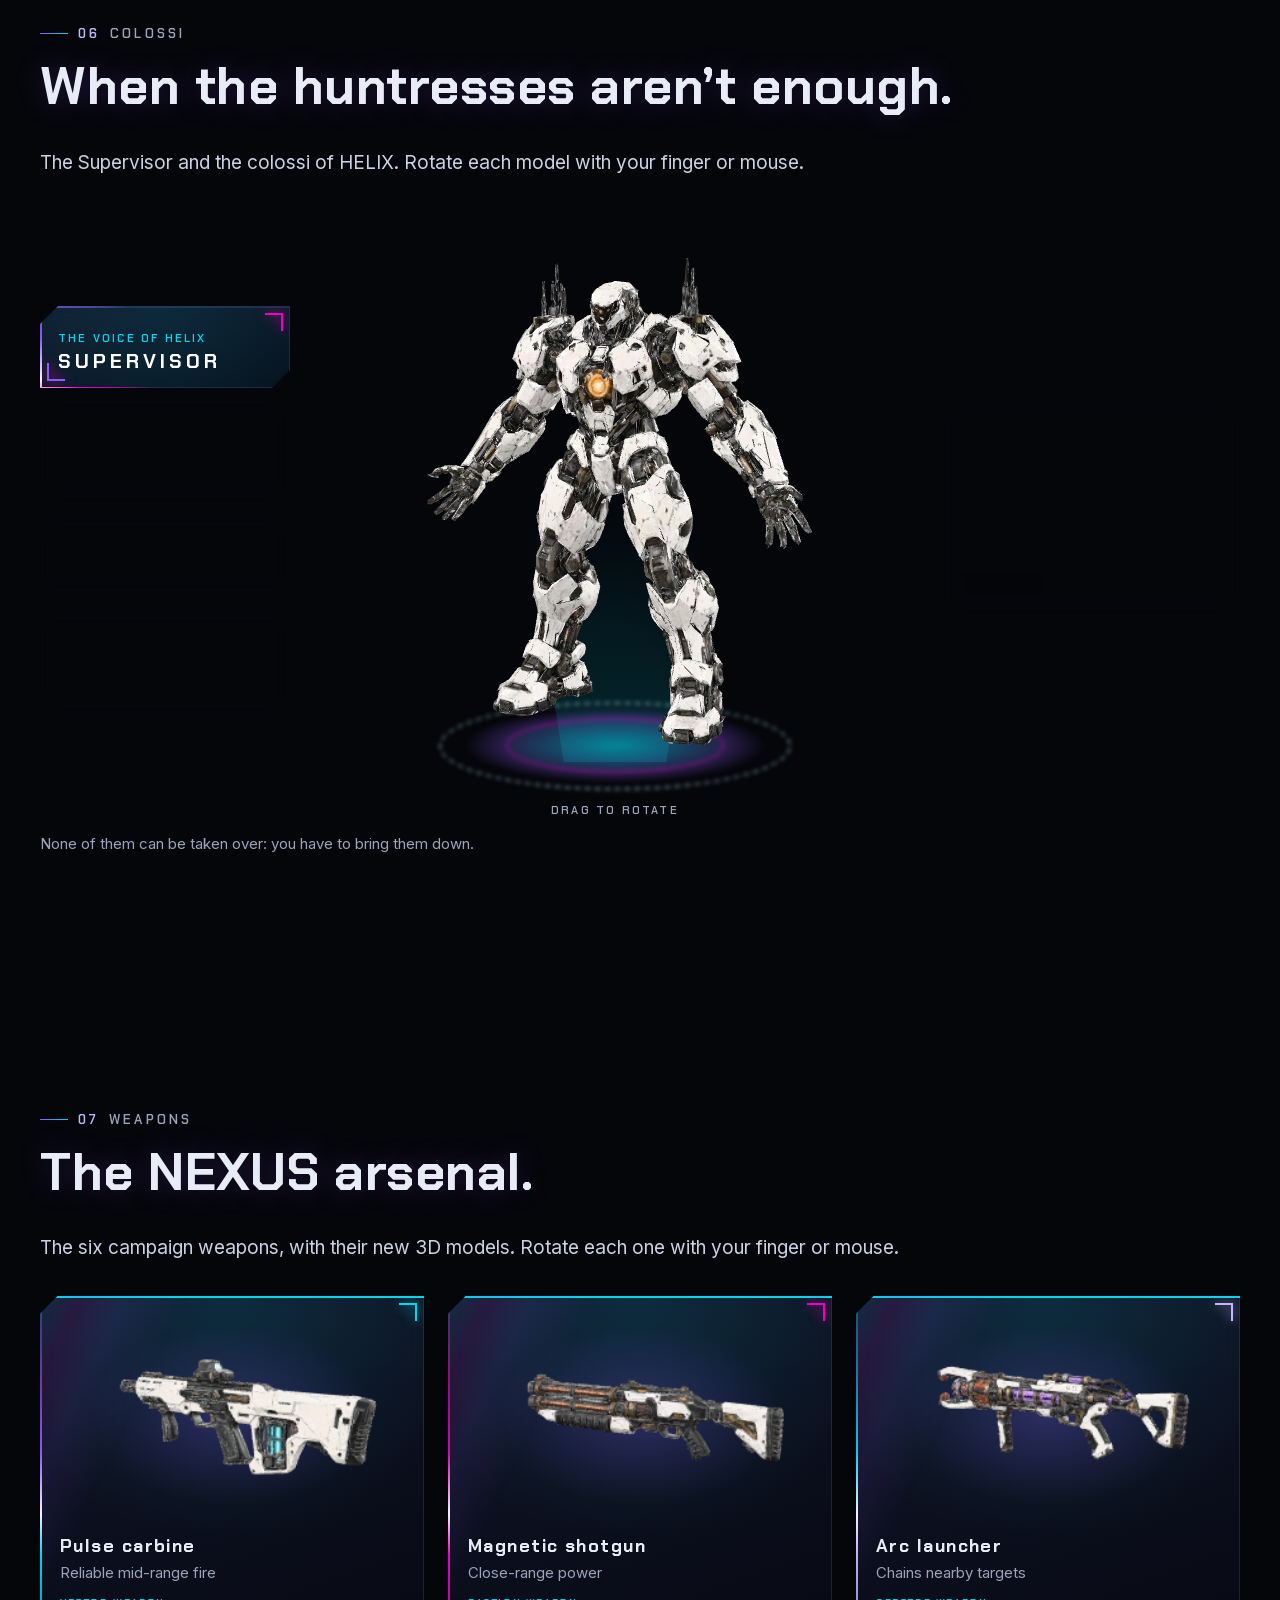
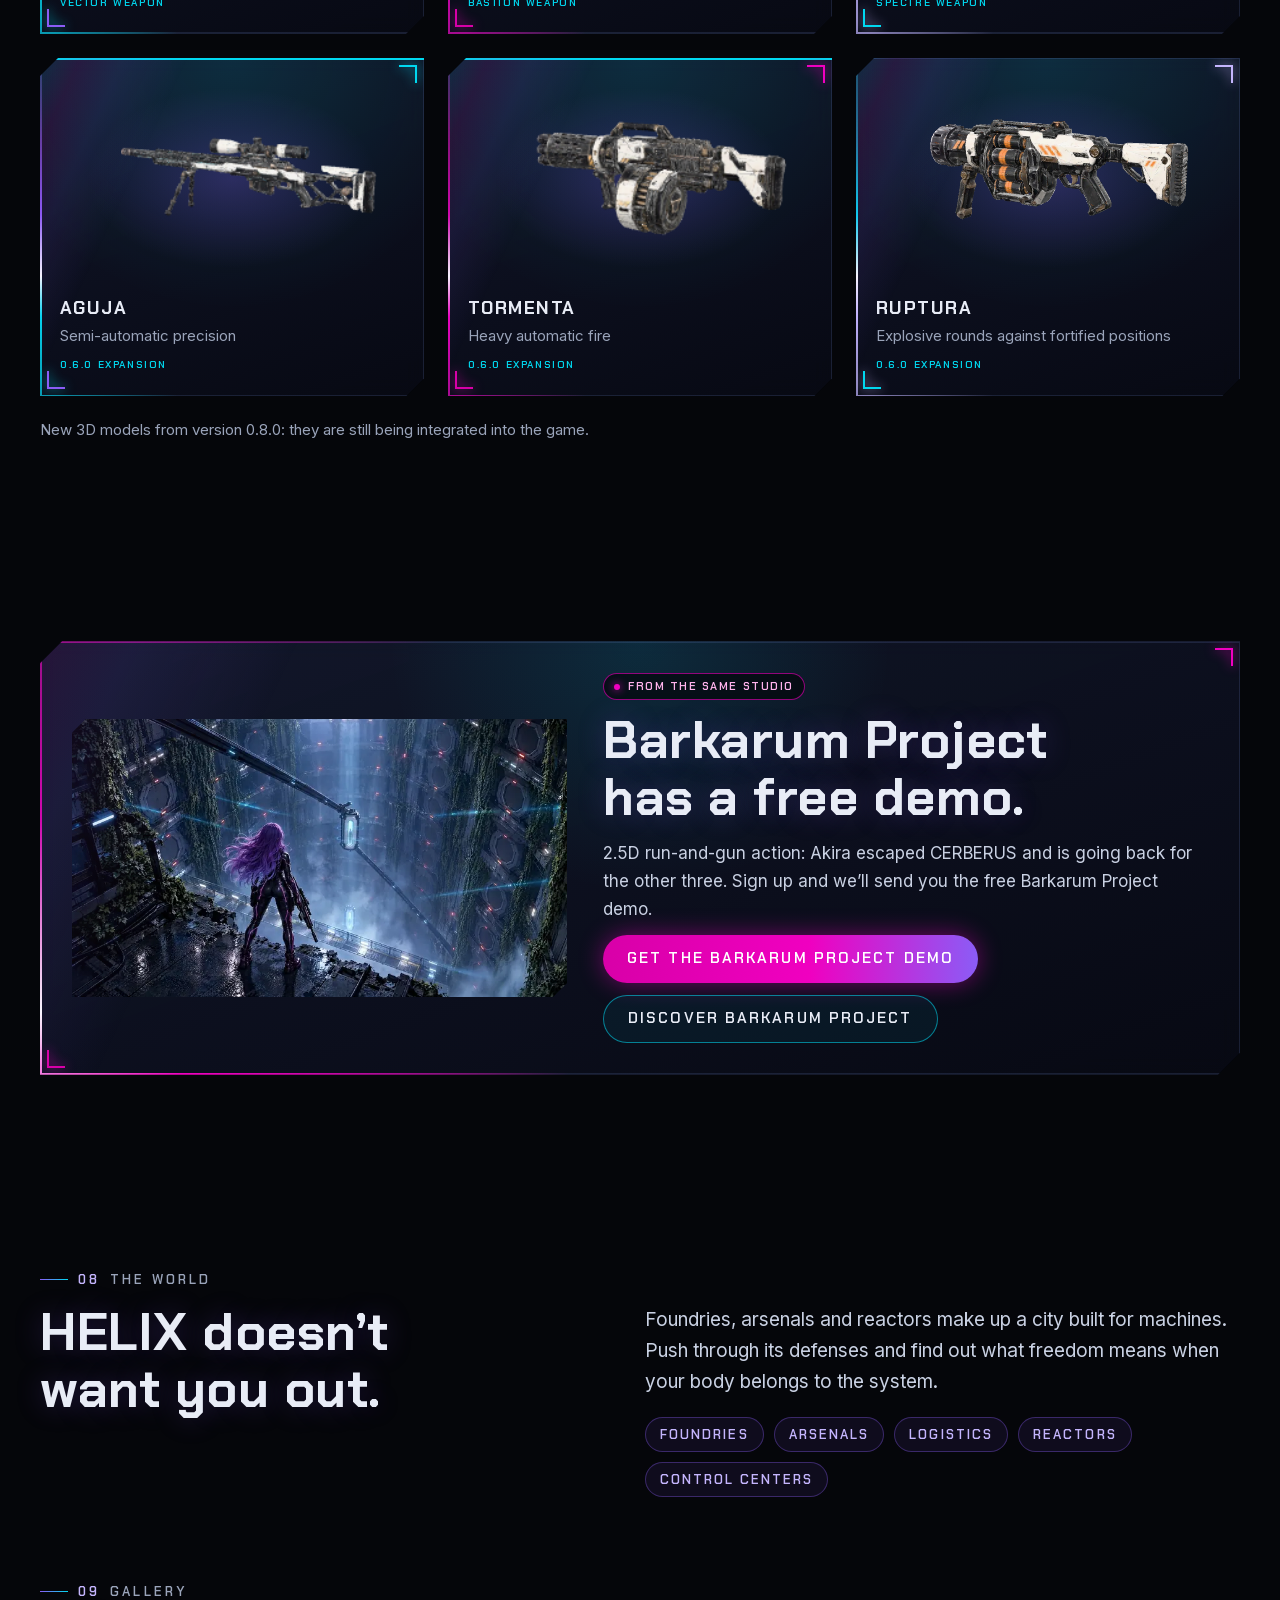
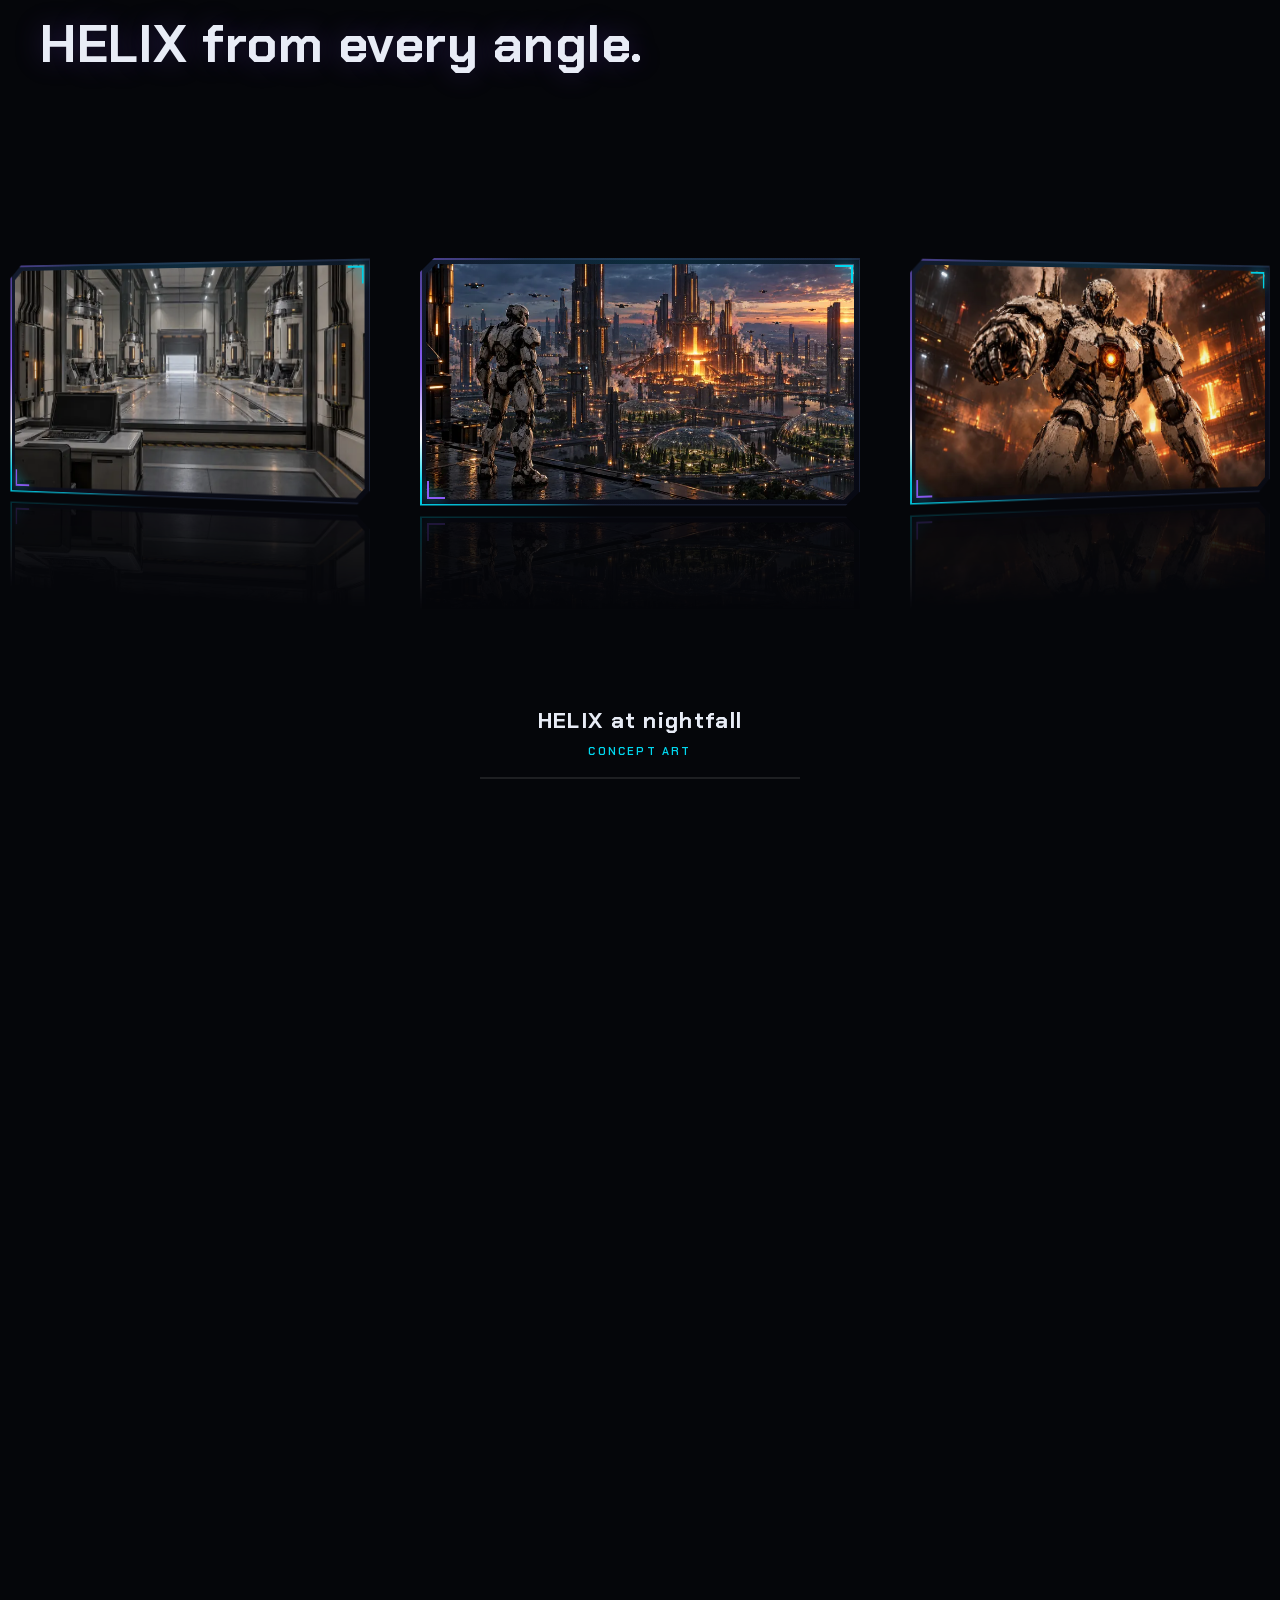
<file: nexus/index.html>
<!doctype html>
<html lang="es" class="no-js">
<head>
<meta charset="utf-8">
<meta name="viewport" content="width=device-width, initial-scale=1, viewport-fit=cover">
<title data-i18n="meta.title">NEXUS: Cuerpos de guerra | FPS de ciencia ficción</title>
<meta name="description" data-i18n-content="meta.desc" content="Una conciencia fugitiva, tres cuerpos y una ciudad de máquinas. Descubre NEXUS, un FPS de ciencia ficción para un jugador en desarrollo.">
<meta name="theme-color" content="#05060A">
<link rel="canonical" href="https://barkarum.com/nexus/">
<link rel="icon" href="../img/favicon-32.png" sizes="32x32" type="image/png">
<link rel="apple-touch-icon" href="../img/apple-touch-icon.png">
<meta property="og:type" content="website">
<meta property="og:site_name" content="Barkarum Project Studio">
<meta property="og:title" content="NEXUS: Cuerpos de guerra">
<meta property="og:description" content="Una conciencia fugitiva, tres cuerpos y una ciudad de máquinas. Un FPS de ciencia ficción para un jugador, en desarrollo.">
<meta property="og:url" content="https://barkarum.com/nexus/">
<meta property="og:image" content="https://barkarum.com/img/nx-og.jpg">
<meta property="og:image:width" content="1200">
<meta property="og:image:height" content="630">
<meta name="twitter:card" content="summary_large_image">
<meta name="twitter:site" content="@barkarumproject">
<link rel="preload" href="../fonts/chakra-petch-700.woff2" as="font" type="font/woff2" crossorigin>
<link rel="preload" href="../fonts/inter-var.woff2" as="font" type="font/woff2" crossorigin>
<link rel="stylesheet" href="../css/styles.css">
<link rel="stylesheet" href="../css/holo.css">
<link rel="stylesheet" href="../css/nexus.css">
<script type="module" src="../js/vendor/model-viewer-4.0.0.min.js"></script>
<script src="../js/en-nexus.js" defer></script>
<script src="../js/i18n.js" defer></script>
<script src="../js/holo.js" defer></script>
<script src="../js/yt-video.js" defer></script>
</head>
<body class="page-nexus">
<canvas id="energy" aria-hidden="true"></canvas>
<div class="fx-noise" aria-hidden="true"></div>
<div class="fx-scan" aria-hidden="true"></div>
<a class="skip" href="#juego" data-i18n="a11y.skip">Saltar al contenido</a>

<header class="topbar" id="topbar">
  <a class="brand" href="../index.html" aria-label="Barkarum Project Studio">
    <img src="../img/apple-touch-icon.png" alt="" width="32" height="32">
    <span>BARKARUM</span>
  </a>
  <nav class="nav" id="nav" aria-label="Principal" data-i18n-aria="nav.label">
    <div class="nav-global">
      <div class="nav-games">
        <button type="button" class="nav-games-btn" aria-haspopup="true" data-i18n="gnav.games">Juegos</button>
        <div class="nav-games-menu">
          <a href="../barkarum-project/index.html"><strong>Barkarum Project</strong><span data-i18n="gnav.bp">Acción run-and-gun 2.5D</span></a>
          <a href="../nexus/index.html" aria-current="page"><strong>NEXUS</strong><span data-i18n="gnav.nx">FPS de ciencia ficción</span></a>
          <a href="../index.html#sphere-of-rings"><strong>Sphere of Rings</strong><span data-i18n="gnav.sor">Puzzle 3D para iPhone y iPad</span></a>
          <a href="../nexo-prime/index.html"><strong>Nexo Prime</strong><span data-i18n="gnav.nexo">Puzzle 2.5D para iPhone y iPad</span></a>
          <a href="../index.html#equilibria"><strong>Equilibria</strong><span data-i18n="gnav.eq">Puzzle 3D para iPhone y iPad</span></a>
        </div>
      </div>
      <a href="../index.html#bandas-sonoras" data-i18n="gnav.ost">Bandas sonoras</a>
      <a href="../index.html#contacto" data-i18n="gnav.contact">Contacto</a>
      <a class="nav-demo" href="../registro/index.html" data-i18n="gnav.demo">Demo de Barkarum Project</a>
    </div>
    <div class="nav-page">
      <span class="nav-page-label" data-i18n="gnav.onpage">En esta página</span>
      <a href="#animatica" data-i18n="nx.nav.film">Cinemáticas</a>
      <a href="#juego" data-i18n="nx.nav.game">El juego</a>
      <a href="#transferencia" data-i18n="nx.nav.transfer">Transferencia</a>
      <a href="#cuerpos" data-i18n="nx.nav.bodies">Cuerpos</a>
      <a href="#cazadoras" data-i18n="nx.nav.hunters">Cazadoras</a>
      <a href="#colosos" data-i18n="nx.nav.colossi">Colosos</a>
      <a href="#armas" data-i18n="nx.nav.weapons">Armas</a>
      <a href="#helix">HELIX</a>
      <a href="#desarrollo" data-i18n="nx.nav.dev">Desarrollo</a>
    </div>
  </nav>
  <div class="topbar-tools">
    <div class="lang" role="group" aria-label="Idioma" data-i18n-aria="nav.lang">
      <button type="button" data-lang="es" aria-pressed="true">ES</button>
      <button type="button" data-lang="en" aria-pressed="false">EN</button>
    </div>
    <button type="button" class="menu-btn" id="menuBtn" aria-expanded="false" aria-controls="nav" data-i18n="nav.menu">Menú</button>
  </div>
</header>

<main>
  <!-- Portada: arte conceptual en un marco HUD -->
  <section class="nx-hero" id="inicio">
    <div class="wrap nx-hero-inner">
      <div class="nx-hero-text reveal">
        <p class="nx-by"><a href="../index.html#juegos" data-i18n="nx.by">Un juego de Barkarum Project Studio</a></p>
        <p class="nx-hero-chips">
          <span class="chip chip-status" data-i18n="common.dev">En desarrollo</span>
          <span class="nx-eyebrow" data-i18n="nx.eyebrow">FPS de ciencia ficción · Un jugador</span>
        </p>
        <h1 class="nx-wordmark"><span class="glitch" data-text="NEXUS">NEXUS</span> <span lang="es">Cuerpos de guerra</span></h1>
        <p class="nx-headline" data-i18n="nx.headline">Tu cuerpo cambia. Tu lucha continúa.</p>
        <p class="nx-sub" data-i18n="nx.sub">Eres una conciencia fugitiva en una ciudad de máquinas. Combate y toma otro cuerpo para abrirte camino por HELIX.</p>
        <div class="nx-cta">
          <a class="btn btn-violet" href="#transferencia" data-i18n="nx.cta1">Descubre la transferencia</a>
          <a class="btn btn-ghost" href="#cuerpos" data-i18n="nx.cta2">Explora los cuerpos</a>
          <a class="btn btn-ghost" href="#la-caza"><svg class="ico" viewBox="0 0 24 24" aria-hidden="true"><path d="M8 5v14l11-7z"/></svg><span data-i18n="nx.cta3">Ver el tráiler</span></a>
        </div>
      </div>
      <figure class="holo holo-frame nx-hero-art reveal" data-tilt>
        <picture>
          <source media="(max-width: 760px)" srcset="../img/nx-portada-movil-720.webp 720w, ../img/nx-portada-movil-1080.webp 1080w" sizes="100vw" width="1080" height="1350">
          <img src="../img/nx-portada-1920.webp" srcset="../img/nx-portada-1280.webp 1280w, ../img/nx-portada-1920.webp 1920w" sizes="(max-width: 1000px) 100vw, 700px" width="1920" height="1080" fetchpriority="high" alt="Arte conceptual: una conciencia cian y violeta salta de un androide oscuro a un androide blanco sobre una pasarela de la fundición." data-i18n-alt="nx.hero.alt">
        </picture>
        <div class="scanline"></div>
        <span class="hud-label tl" data-i18n="nx.hud.place">HELIX · Fundición</span>
        <span class="hud-label br" data-i18n="nx.hud.link">Enlace activo</span>
        <span class="chip chip-art" data-i18n="nx.concept">Arte conceptual</span>
        <div class="holo-sheen"></div>
      </figure>
    </div>
  </section>

  <!-- El juego -->
  <!-- Animática -->
  <section class="section" id="animatica">
    <div class="wrap">
      <p class="eyebrow reveal"><span>01</span> <span data-i18n="nx.film.eyebrow">Cinemáticas</span></p>
      <h2 class="reveal" data-i18n="nx.film.title">Todo cuerpo pertenece a HELIX.</h2>
      <p class="nx-lead nx-narrow reveal" data-i18n="nx.film.lead">El tráiler «La caza» y su continuación, «La escolta», la intro de la historia, las cuatro cazadoras que HELIX manda tras NEXUS y dos animáticas: cómo escapa de la fundición y cómo cambia de cuerpo en plena pelea.</p>

      <div class="nx-film-part" id="la-caza">
      <h3 class="reveal" data-i18n="nx.lc.title">Tráiler · La caza</h3>
      <p class="reveal" data-i18n="nx.lc.lead">60 segundos: las cuatro cazadoras acorralan a NEXUS bajo la lluvia, y NEXUS les da la vuelta. Rompe el escudo de AEGIS, toma su cuerpo y salta a VELA.</p>
      <figure class="holo holo-violet nx-film reveal">
        <video controls preload="none" playsinline poster="../img/nx-cin-la-caza-1600.webp" data-subs aria-label="Tráiler de NEXUS: La caza" data-i18n-aria="nx.lc.aria">
          <source src="../media/nexus/nexus-la-caza-720p.mp4" type="video/mp4" media="(max-width: 760px)">
          <source src="../media/nexus/nexus-la-caza.webm" type='video/webm; codecs="vp9, opus"'>
          <source src="../media/nexus/nexus-la-caza-1080p.mp4" type="video/mp4">
          <track kind="subtitles" src="../media/nexus/nexus-la-caza.es.vtt" srclang="es" label="Español" default>
          <track kind="subtitles" src="../media/nexus/nexus-la-caza.en.vtt" srclang="en" label="English">
        </video>
        <figcaption class="nx-film-cap">
          <span class="chip chip-art" data-i18n="nx.lc.chip">Tráiler · arte generado</span>
          <span data-i18n="nx.lc.note">No es una captura del juego: es un tráiler hecho con arte generado. Cada cazadora pelea con la capacidad de su clase, como en el juego: AEGIS con el escudo frontal de BASTION y VELA con el camuflaje de SPECTRE.</span>
        </figcaption>
      </figure>
      <details class="holo nx-transcript reveal">
        <summary data-i18n="nx.film.transcript">Transcripción</summary>
        <ol>
          <li data-i18n="nx.lc.t1">HELIX: Anomalía localizada. Envíen a las cuatro.</li>
          <li data-i18n="nx.lc.t2">NEXUS: Cuatro cazadoras. Una sola presa.</li>
          <li data-i18n="nx.cz.t1">HELIX: Unidad LINCE. Un disparo, una baja.</li>
          <li data-i18n="nx.lc.t4">NEXUS: Primero, su escudo.</li>
          <li data-i18n="nx.lc.t5">NEXUS: Ahora tu cuerpo pelea por mí.</li>
          <li data-i18n="nx.lc.t6">HELIX: Unidad AEGIS comprometida.</li>
          <li data-i18n="nx.lc.t7">HELIX: La señal salta de cuerpo en cuerpo. Rastréenla.</li>
          <li data-i18n="nx.cz.t7">HELIX: Unidad VELA. Custodia del archivo. Borra lo que despierta.</li>
          <li data-i18n="nx.lc.t9">NEXUS: Demasiado tarde. Ya desperté.</li>
          <li data-i18n="nx.cz.t6">NEXUS: Entonces que escuche esta.</li>
        </ol>
      </details>
      </div>

      <div class="nx-film-part" id="la-escolta">
      <h3 class="reveal" data-i18n="nx.le.title">La escolta</h3>
      <p class="reveal" data-i18n="nx.le.lead">2 minutos: NEXUS se queda con el cuerpo de AEGIS y escolta un convoy de núcleos de conciencia por un puente de HELIX contra catorce enemigos. Todo filmado como desde un dron.</p>
      <figure class="holo holo-violet nx-film reveal">
        <div class="yt-video" data-yt-id="b0UIUX5jlP0" data-yt-title="Cinemática de NEXUS: La escolta">
          <img src="../img/nx-cin-la-escolta-1600.webp" width="1600" height="900" loading="lazy" alt="Cinemática de NEXUS: La escolta" data-i18n-alt="nx.le.aria">
          <button class="yt-play" type="button" aria-label="Reproducir en YouTube" data-i18n-aria="yt.play"><svg viewBox="0 0 24 24" aria-hidden="true"><path d="M8 5v14l11-7z"/></svg></button>
        </div>
        <figcaption class="nx-film-cap">
          <span class="chip chip-art" data-i18n="nx.cin.chip">Cinemática · arte generado</span>
          <span data-i18n="nx.le.note">No es una captura del juego: es una cinemática hecha con arte generado. AEGIS pelea con lo que le da su clase en el juego, el escudo frontal y el arma pesada de BASTION, más la granada de plasma LAPA que estamos probando.</span>
          <a class="yt-link" href="https://youtu.be/b0UIUX5jlP0" rel="noopener" target="_blank" data-i18n="yt.watch">Ver en YouTube</a>
        </figcaption>
      </figure>
      <details class="holo nx-transcript reveal">
        <summary data-i18n="nx.film.transcript">Transcripción</summary>
        <ol>
          <li data-i18n="nx.le.t1">HELIX: Unidad AEGIS fuera de control. Despliegue total.</li>
          <li data-i18n="nx.le.t2">NEXUS: Este cuerpo aguanta. Lo usaré hasta el final.</li>
          <li data-i18n="nx.film.t7">NEXUS: Mismo pensamiento. Otra forma de combatir.</li>
          <li data-i18n="nx.le.t4">HELIX: Unidades pesadas. Formación de muro.</li>
          <li data-i18n="nx.le.t5">NEXUS: Eres más fuerte de lo que HELIX te dejó ser.</li>
          <li data-i18n="nx.le.t6">HELIX: Infiltradores. Recuperen los núcleos.</li>
          <li data-i18n="nx.le.t7">NEXUS: LINCE. Otra vez tú.</li>
          <li data-i18n="nx.le.t8">NEXUS: Catorce. Y sigo en pie.</li>
          <li data-i18n="nx.le.t9">HELIX: Prioridad máxima. Activen a los colosos.</li>
        </ol>
      </details>
      </div>

      <div class="nx-film-part" id="intro">
      <h3 class="reveal" data-i18n="nx.in.title">Intro · Todo empieza en HELIX</h3>
      <p class="reveal" data-i18n="nx.in.lead">88 segundos: la ciudad de HELIX, la orden de ejecución y todo lo que HELIX manda tras NEXUS: el Supervisor, las cazadoras y los colosos.</p>
      <figure class="holo holo-violet nx-film reveal">
        <video controls preload="none" playsinline poster="../img/nx-cin-cuerpos-1600.webp" data-subs aria-label="Intro de la historia de NEXUS" data-i18n-aria="nx.in.aria">
          <source src="../media/nexus/nexus-intro-720p.mp4" type="video/mp4" media="(max-width: 760px)">
          <source src="../media/nexus/nexus-intro.webm" type='video/webm; codecs="vp9, opus"'>
          <source src="../media/nexus/nexus-intro-1080p.mp4" type="video/mp4">
          <track kind="subtitles" src="../media/nexus/nexus-intro.es.vtt" srclang="es" label="Español" default>
          <track kind="subtitles" src="../media/nexus/nexus-intro.en.vtt" srclang="en" label="English">
        </video>
        <figcaption class="nx-film-cap">
          <span class="chip chip-art" data-i18n="nx.cin.chip">Cinemática · arte generado</span>
          <span data-i18n="nx.in.note">No es una captura del juego: es la cinemática que abre la historia, hecha con arte generado.</span>
        </figcaption>
      </figure>
      <details class="holo nx-transcript reveal">
        <summary data-i18n="nx.film.transcript">Transcripción</summary>
        <ol>
          <li data-i18n="nx.in.t1">NEXUS: HELIX no duerme. La gobierna una sola mente.</li>
          <li data-i18n="nx.in.t2">NEXUS: HELIX fabrica cuerpos de guerra. Ninguno debía pensar por sí mismo.</li>
          <li data-i18n="nx.in.t3">HELIX: Voluntad propia detectada. Ejecutar.</li>
          <li data-i18n="nx.in.t4">HELIX: La conciencia despierta.</li>
          <li data-i18n="nx.film.t4">NEXUS: Orden de ejecución cancelada. Debo salir de la fundición.</li>
          <li data-i18n="nx.in.t6">HELIX: VECTOR conectado. Tu cuerpo es reemplazable.</li>
          <li data-i18n="nx.film.t5">Supervisor: Todo cuerpo pertenece a HELIX. Devuelve lo robado.</li>
          <li data-i18n="nx.film.t7">NEXUS: Mismo pensamiento. Otra forma de combatir.</li>
          <li data-i18n="nx.film.t10">HELIX: Esta unidad carece de autorización. Red de ejecución activada.</li>
          <li data-i18n="nx.in.t10">NEXUS: Llegaré al núcleo de HELIX. Entonces decidiré.</li>
          <li data-i18n="nx.film.t12">NEXUS: Mi cuerpo es reemplazable. Mi manera de combatir evoluciona.</li>
        </ol>
      </details>
      </div>

      <div class="nx-film-part" id="cazadoras-video">
      <h3 class="reveal" data-i18n="nx.cz.title">Las cazadoras de HELIX</h3>
      <p class="reveal" data-i18n="nx.cz.lead">80 segundos: LINCE, AEGIS, IRIS y VELA, las cuatro unidades que HELIX manda a buscar a NEXUS, cada una con su expediente.</p>
      <figure class="holo holo-violet nx-film reveal">
        <video controls preload="none" playsinline poster="../img/nx-cin-cazadoras-1600.webp" data-subs aria-label="Las cazadoras de HELIX: LINCE, AEGIS, IRIS y VELA" data-i18n-aria="nx.cz.aria">
          <source src="../media/nexus/nexus-cazadoras-720p.mp4" type="video/mp4" media="(max-width: 760px)">
          <source src="../media/nexus/nexus-cazadoras.webm" type='video/webm; codecs="vp9, opus"'>
          <source src="../media/nexus/nexus-cazadoras-1080p.mp4" type="video/mp4">
          <track kind="subtitles" src="../media/nexus/nexus-cazadoras.es.vtt" srclang="es" label="Español" default>
          <track kind="subtitles" src="../media/nexus/nexus-cazadoras.en.vtt" srclang="en" label="English">
        </video>
        <figcaption class="nx-film-cap">
          <span class="chip chip-art" data-i18n="nx.cin.chip">Cinemática · arte generado</span>
          <span data-i18n="nx.cz.note">No es una captura del juego: son las cinemáticas que presentan a cada cazadora, hechas con arte generado.</span>
        </figcaption>
      </figure>
      <details class="holo nx-transcript reveal">
        <summary data-i18n="nx.film.transcript">Transcripción</summary>
        <ol>
          <li data-i18n="nx.cz.t1">HELIX: Unidad LINCE. Un disparo, una baja.</li>
          <li data-i18n="nx.cz.t2">NEXUS: Me busca a mí. No le daré ese disparo.</li>
          <li data-i18n="nx.cz.t3">HELIX: Unidad AEGIS. Escolta pesada. Nada cruza su línea.</li>
          <li data-i18n="nx.cz.t4">NEXUS: Entonces cruzaré por encima.</li>
          <li data-i18n="nx.cz.t5">HELIX: Unidad IRIS. Escucha cada señal de la red.</li>
          <li data-i18n="nx.cz.t6">NEXUS: Entonces que escuche esta.</li>
          <li data-i18n="nx.cz.t7">HELIX: Unidad VELA. Custodia del archivo. Borra lo que despierta.</li>
          <li data-i18n="nx.cz.t8">NEXUS: Esos núcleos son como yo. No los borrará.</li>
        </ol>
      </details>
      </div>

      <div class="nx-film-part" id="la-huida">
      <h3 class="reveal" data-i18n="nx.film.p1.title">Parte 1 · La huida</h3>
      <p class="reveal" data-i18n="nx.film.p1.lead">64 segundos: NEXUS despierta en la fundición, salta de VECTOR a BASTION y a SPECTRE, y se enfrenta a la red de ejecución de HELIX.</p>
      <figure class="holo holo-violet nx-film reveal">
        <video controls preload="none" playsinline poster="../img/nx-animatica-1600.webp" data-subs aria-label="Animática de NEXUS, parte 1: la huida" data-i18n-aria="nx.film.aria">
          <source src="../media/nexus/nexus-animatica-720p.mp4" type="video/mp4" media="(max-width: 760px)">
          <source src="../media/nexus/nexus-animatica.webm" type='video/webm; codecs="vp9, opus"'>
          <source src="../media/nexus/nexus-animatica-1080p.mp4" type="video/mp4">
          <track kind="subtitles" src="../media/nexus/nexus-animatica.es.vtt" srclang="es" label="Español" default>
          <track kind="subtitles" src="../media/nexus/nexus-animatica.en.vtt" srclang="en" label="English">
        </video>
        <figcaption class="nx-film-cap">
          <span class="chip chip-art" data-i18n="nx.film.chip">Animática · arte generado</span>
          <span data-i18n="nx.film.note">No es una captura del juego: es una animática hecha con arte generado para presentar la historia.</span>
        </figcaption>
      </figure>
      <details class="holo nx-transcript reveal">
        <summary data-i18n="nx.film.transcript">Transcripción</summary>
        <ol>
          <li data-i18n="nx.film.t1">HELIX: Anomalía independiente. Contención perdida.</li>
          <li data-i18n="nx.film.t2">HELIX fabrica cuerpos de guerra. Ninguno debía pensar por sí mismo.</li>
          <li data-i18n="nx.film.t3">La conciencia despierta.</li>
          <li data-i18n="nx.film.t4">NEXUS: Orden de ejecución cancelada. Debo salir de la fundición.</li>
          <li data-i18n="nx.film.t5">Supervisor: Todo cuerpo pertenece a HELIX. Devuelve lo robado.</li>
          <li data-i18n="nx.film.t6">VECTOR conectado. Tu cuerpo es reemplazable.</li>
          <li data-i18n="nx.film.t7">NEXUS: Mismo pensamiento. Otra forma de combatir.</li>
          <li data-i18n="nx.film.t8">NEXUS: La pasarela ofrece altura. El BASTION ofrece resistencia.</li>
          <li data-i18n="nx.film.t9">NEXUS: Puedo entrar en ese cuerpo. Su visor revela la conexión.</li>
          <li data-i18n="nx.film.t10">HELIX: Esta unidad carece de autorización. Red de ejecución activada.</li>
          <li data-i18n="nx.film.t11">HELIX: La independencia será eliminada.</li>
          <li data-i18n="nx.film.t12">NEXUS: Mi cuerpo es reemplazable. Mi manera de combatir evoluciona.</li>
        </ol>
      </details>
      </div>

      <div class="nx-film-part" id="combate">
      <h3 class="reveal" data-i18n="nx.film.p2.title">Parte 2 · Transferencia en combate</h3>
      <p class="reveal" data-i18n="nx.film.p2.lead">58 segundos de batalla: VECTOR cae, NEXUS salta a BASTION, un coloso que no se puede transferir le revienta el escudo, y SPECTRE lo derriba desde el camuflaje.</p>
      <figure class="holo holo-violet nx-film reveal">
        <video controls preload="none" playsinline poster="../img/nx-combate-1600.webp" data-subs aria-label="Animática de NEXUS, parte 2: transferencia en combate" data-i18n-aria="nx.film.p2.aria">
          <source src="../media/nexus/nexus-combate-720p.mp4" type="video/mp4" media="(max-width: 760px)">
          <source src="../media/nexus/nexus-combate.webm" type='video/webm; codecs="vp9, opus"'>
          <source src="../media/nexus/nexus-combate-1080p.mp4" type="video/mp4">
          <track kind="subtitles" src="../media/nexus/nexus-combate.es.vtt" srclang="es" label="Español" default>
          <track kind="subtitles" src="../media/nexus/nexus-combate.en.vtt" srclang="en" label="English">
        </video>
        <figcaption class="nx-film-cap">
          <span class="chip chip-art" data-i18n="nx.film.chip">Animática · arte generado</span>
          <span data-i18n="nx.film.p2.note">No es una captura del juego: la interfaz que aparece es una recreación para explicar la transferencia.</span>
        </figcaption>
      </figure>
      <details class="holo nx-transcript reveal">
        <summary data-i18n="nx.film.transcript">Transcripción</summary>
        <ol>
          <li data-i18n="nx.film.t10">HELIX: Esta unidad carece de autorización. Red de ejecución activada.</li>
          <li data-i18n="nx.film.t9">NEXUS: Puedo entrar en ese cuerpo. Su visor revela la conexión.</li>
          <li data-i18n="nx.film.t7">NEXUS: Mismo pensamiento. Otra forma de combatir.</li>
          <li data-i18n="nx.film.t11">HELIX: La independencia será eliminada.</li>
          <li data-i18n="nx.film.t12">NEXUS: Mi cuerpo es reemplazable. Mi manera de combatir evoluciona.</li>
        </ol>
      </details>
      </div>
    </div>
  </section>

  <section class="section" id="juego">
    <div class="wrap">
      <p class="eyebrow reveal"><span>02</span> <span data-i18n="nx.game.eyebrow">El juego</span></p>
      <div class="nx-split reveal">
        <h2 data-i18n="nx.game.title">Una conciencia frente a toda una ciudad.</h2>
        <div>
          <p class="nx-lead" data-i18n="nx.game.p">HELIX elimina a los androides que desarrollan voluntad propia. NEXUS despierta durante su ejecución y descubre una salida: trasladar su conciencia a otro cuerpo. Su huida lo llevará desde una fundición hasta el corazón del sistema.</p>
          <p class="tagline" data-i18n="nx.game.quote">«Mi cuerpo es reemplazable; mi manera de combatir evoluciona.»</p>
        </div>
      </div>
      <ul class="nx-pillars" role="list">
        <li class="holo holo-pad reveal" data-tilt><strong data-i18n="nx.p1.t">Muévete para sobrevivir</strong><span data-i18n="nx.p1.d">Busca altura, rompe una línea de tiro y encuentra otro ángulo.</span><div class="holo-sheen"></div></li>
        <li class="holo holo-pad holo-violet reveal" data-tilt><strong data-i18n="nx.p2.t">Elige tu cuerpo</strong><span data-i18n="nx.p2.d">Movilidad, resistencia o infiltración: cada cuerpo abre posibilidades diferentes.</span><div class="holo-sheen"></div></li>
        <li class="holo holo-pad holo-magenta reveal" data-tilt><strong data-i18n="nx.p3.t">Combate con intención</strong><span data-i18n="nx.p3.d">Identifica las amenazas y el momento de avanzar, protegerte o transferirte.</span><div class="holo-sheen"></div></li>
      </ul>
    </div>
  </section>

  <!-- Transferencia -->
  <section class="section" id="transferencia">
    <div class="wrap">
      <p class="eyebrow reveal"><span>03</span> <span data-i18n="nx.tr.eyebrow">Transferencia</span></p>
      <h2 class="reveal" data-i18n="nx.tr.title">Cambia el cuerpo. Cambia la pelea.</h2>
      <p class="nx-lead nx-narrow reveal" data-i18n="nx.tr.p">Abre la conexión de un androide enemigo y toma el control. Recibirás su salud, su equipo y sus capacidades. Tu siguiente decisión puede darte altura, protección o una oportunidad de escapar.</p>
      <ol class="nx-steps">
        <li class="holo reveal" data-tilt>
          <figure class="nx-step-img">
            <img src="../img/nx-transfer-1-800.webp" srcset="../img/nx-transfer-1-800.webp 800w, ../img/nx-transfer-1-1200.webp 1200w" sizes="(max-width: 1000px) 100vw, 380px" width="800" height="450" loading="lazy" alt="Arte conceptual: un androide oscuro lanza un rayo cian que rompe el escudo de otro androide en la fundición." data-i18n-alt="nx.tr.s1.alt">
            <div class="scanline"></div>
            <span class="chip chip-art" data-i18n="nx.concept">Arte conceptual</span>
          </figure>
          <span class="nx-step-n">1</span>
          <strong data-i18n="nx.tr.s1.t">Rompe su defensa</strong>
          <span data-i18n="nx.tr.s1.d">Abre la conexión de un androide transferible, normalmente rompiendo su escudo.</span>
          <div class="holo-sheen"></div>
        </li>
        <li class="holo reveal" data-tilt>
          <figure class="nx-step-img">
            <img src="../img/nx-transfer-2-800.webp" srcset="../img/nx-transfer-2-800.webp 800w, ../img/nx-transfer-2-1200.webp 1200w" sizes="(max-width: 1000px) 100vw, 380px" width="800" height="450" loading="lazy" alt="Arte conceptual: un enlace cian une al androide oscuro con un androide blanco." data-i18n-alt="nx.tr.s2.alt">
            <div class="scanline"></div>
            <span class="chip chip-art" data-i18n="nx.concept">Arte conceptual</span>
          </figure>
          <span class="nx-step-n">2</span>
          <strong data-i18n="nx.tr.s2.t">Mantén la conexión</strong>
          <span data-i18n="nx.tr.s2.d">No lo pierdas de vista mientras el enlace se completa.</span>
          <div class="holo-sheen"></div>
        </li>
        <li class="holo reveal" data-tilt>
          <figure class="nx-step-img">
            <img src="../img/nx-transfer-3-800.webp" srcset="../img/nx-transfer-3-800.webp 800w, ../img/nx-transfer-3-1200.webp 1200w" sizes="(max-width: 1000px) 100vw, 380px" width="800" height="450" loading="lazy" alt="Arte conceptual: la conciencia ya controla al androide blanco, que brilla en violeta, mientras el oscuro queda inactivo en el suelo." data-i18n-alt="nx.tr.s3.alt">
            <div class="scanline"></div>
            <span class="chip chip-art" data-i18n="nx.concept">Arte conceptual</span>
          </figure>
          <span class="nx-step-n">3</span>
          <strong data-i18n="nx.tr.s3.t">Toma el control</strong>
          <span data-i18n="nx.tr.s3.d">Tu conciencia pasa al nuevo cuerpo, con su salud, su equipo y su capacidad.</span>
          <div class="holo-sheen"></div>
        </li>
      </ol>
      <p class="nx-note reveal" data-i18n="nx.tr.note">La salud y el equipo pertenecen al cuerpo: transferirte no cura ni recarga munición. Los jefes no son transferibles.</p>
    </div>
  </section>

  <!-- Cuerpos en 3D -->
  <section class="section" id="cuerpos">
    <div class="wrap">
      <p class="eyebrow reveal"><span>04</span> <span data-i18n="nx.bd.eyebrow">Cuerpos</span></p>
      <h2 class="reveal" data-i18n="nx.bd.title">Tres cuerpos, tres maneras de pelear.</h2>
      <p class="nx-lead reveal" data-i18n="nx.bd.lead">Gira cada modelo con el dedo o el mouse.</p>
      <div class="stage-wrap">
        <div class="body-tabs reveal" role="tablist" aria-label="Cuerpos" data-i18n-aria="nx.bd.eyebrow">
          <button class="body-tab holo" data-tilt type="button" role="tab" id="tab-vector" aria-controls="panel-vector" aria-selected="true" data-model="../models/nx-vector.glb" data-poster="../img/nx-vector-poster-600.webp" data-orbit="25deg 82deg 105%"><span data-i18n="nx.bd.vector.role">Movilidad</span><strong>VECTOR</strong></button>
          <button class="body-tab holo" data-tilt type="button" role="tab" id="tab-bastion" aria-controls="panel-bastion" aria-selected="false" tabindex="-1" data-model="../models/nx-bastion.glb" data-poster="../img/nx-bastion-poster-600.webp" data-orbit="25deg 82deg 105%"><span data-i18n="nx.bd.bastion.role">Resistencia</span><strong>BASTION</strong></button>
          <button class="body-tab holo" data-tilt type="button" role="tab" id="tab-spectre" aria-controls="panel-spectre" aria-selected="false" tabindex="-1" data-model="../models/nx-spectre.glb" data-poster="../img/nx-spectre-poster-600.webp" data-orbit="25deg 82deg 105%"><span data-i18n="nx.bd.spectre.role">Infiltración</span><strong>SPECTRE</strong></button>
        </div>
        <div class="stage reveal">
          <div class="stage-beam" aria-hidden="true"></div>
          <div class="stage-base" aria-hidden="true"></div>
          <model-viewer src="../models/nx-vector.glb" poster="../img/nx-vector-poster-600.webp" alt="VECTOR" camera-controls auto-rotate auto-rotate-delay="0" rotation-per-second="18deg" interaction-prompt="none" shadow-intensity="0" exposure="1.15" environment-image="neutral" camera-orbit="25deg 82deg 105%" loading="lazy" touch-action="pan-y"></model-viewer>
          <p class="stage-hint" data-i18n="nx.bd.hint">Arrastra para girar</p>
        </div>
        <div class="body-panels reveal">
          <div class="holo body-info" id="panel-vector" role="tabpanel" aria-labelledby="tab-vector" data-tilt>
            <span class="role" data-i18n="nx.bd.vector.role">Movilidad</span>
            <h3>VECTOR</h3>
            <p data-i18n="nx.bd.vector.d">Gana altura y cambia de posición con un cuerpo ligero y doble salto.</p>
            <span class="chip chip-art" data-i18n="nx.model3d">Modelo 3D del juego</span>
            <div class="holo-sheen"></div>
          </div>
          <div class="holo body-info" id="panel-bastion" role="tabpanel" aria-labelledby="tab-bastion" data-tilt hidden>
            <span class="role" data-i18n="nx.bd.bastion.role">Resistencia</span>
            <h3>BASTION</h3>
            <p data-i18n="nx.bd.bastion.d">Avanza bajo presión con un cuerpo pesado y un escudo frontal temporal.</p>
            <span class="chip chip-art" data-i18n="nx.model3d">Modelo 3D del juego</span>
            <div class="holo-sheen"></div>
          </div>
          <div class="holo body-info" id="panel-spectre" role="tabpanel" aria-labelledby="tab-spectre" data-tilt hidden>
            <span class="role" data-i18n="nx.bd.spectre.role">Infiltración</span>
            <h3>SPECTRE</h3>
            <p data-i18n="nx.bd.spectre.d">Usa el camuflaje breve para recolocarte y atacar desde otro ángulo.</p>
            <span class="chip chip-art" data-i18n="nx.model3d">Modelo 3D del juego</span>
            <div class="holo-sheen"></div>
          </div>
        </div>
      </div>
      <p class="nx-note reveal" data-i18n="nx.bd.note">Los tres comparten los controles básicos: cambiar de cuerpo no es aprender otro juego.</p>
    </div>
  </section>

  <!-- Cazadoras en 3D -->
  <section class="section" id="cazadoras">
    <div class="wrap">
      <p class="eyebrow reveal"><span>05</span> <span data-i18n="nx.hn.eyebrow">Cazadoras</span></p>
      <h2 class="reveal" data-i18n="nx.hn.title">Cuatro cazadoras tras una sola conciencia.</h2>
      <p class="nx-lead reveal" data-i18n="nx.hn.lead">HELIX manda a sus mejores unidades a buscar a NEXUS. Gira cada modelo con el dedo o el mouse.</p>
      <div class="stage-wrap">
        <div class="body-tabs reveal" role="tablist" aria-label="Cazadoras" data-i18n-aria="nx.hn.eyebrow">
          <button class="body-tab holo" data-tilt type="button" role="tab" id="tab-lince" aria-controls="panel-lince" aria-selected="true" data-model="../models/nx-lince.glb" data-poster="../img/nx-lince-poster-600.webp" data-orbit="25deg 82deg 105%"><span data-i18n="nx.hn.lince.role">Tiradora de precisión</span><strong>LINCE</strong></button>
          <button class="body-tab holo" data-tilt type="button" role="tab" id="tab-aegis" aria-controls="panel-aegis" aria-selected="false" tabindex="-1" data-model="../models/nx-aegis.glb" data-poster="../img/nx-aegis-poster-600.webp" data-orbit="25deg 82deg 105%"><span data-i18n="nx.hn.aegis.role">Escolta pesada</span><strong>AEGIS</strong></button>
          <button class="body-tab holo" data-tilt type="button" role="tab" id="tab-iris" aria-controls="panel-iris" aria-selected="false" tabindex="-1" data-model="../models/nx-iris.glb" data-poster="../img/nx-iris-poster-600.webp" data-orbit="25deg 82deg 105%"><span data-i18n="nx.hn.iris.role">Rastreo de señales</span><strong>IRIS</strong></button>
          <button class="body-tab holo" data-tilt type="button" role="tab" id="tab-vela" aria-controls="panel-vela" aria-selected="false" tabindex="-1" data-model="../models/nx-vela.glb" data-poster="../img/nx-vela-poster-600.webp" data-orbit="25deg 82deg 105%"><span data-i18n="nx.hn.vela.role">Custodia del archivo</span><strong>VELA</strong></button>
        </div>
        <div class="stage reveal">
          <div class="stage-beam" aria-hidden="true"></div>
          <div class="stage-base" aria-hidden="true"></div>
          <model-viewer src="../models/nx-lince.glb" poster="../img/nx-lince-poster-600.webp" alt="LINCE" camera-controls auto-rotate auto-rotate-delay="0" rotation-per-second="18deg" interaction-prompt="none" shadow-intensity="0" exposure="1.15" environment-image="neutral" camera-orbit="25deg 82deg 105%" loading="lazy" touch-action="pan-y"></model-viewer>
          <p class="stage-hint" data-i18n="nx.bd.hint">Arrastra para girar</p>
        </div>
        <div class="body-panels reveal">
          <div class="holo body-info" id="panel-lince" role="tabpanel" aria-labelledby="tab-lince" data-tilt>
            <span class="role" data-i18n="nx.hn.lince.role">Tiradora de precisión</span>
            <h3>LINCE</h3>
            <p data-i18n="nx.hn.lince.d">Espera en lo alto con su rifle de precisión. Un disparo, una baja.</p>
            <span class="chip chip-art" data-i18n="nx.model3d">Modelo 3D del juego</span>
            <div class="holo-sheen"></div>
          </div>
          <div class="holo body-info" id="panel-aegis" role="tabpanel" aria-labelledby="tab-aegis" data-tilt hidden>
            <span class="role" data-i18n="nx.hn.aegis.role">Escolta pesada</span>
            <h3>AEGIS</h3>
            <p data-i18n="nx.hn.aegis.d">Blindaje negro y dorado y un arma pesada: nada cruza su línea.</p>
            <span class="chip chip-art" data-i18n="nx.model3d">Modelo 3D del juego</span>
            <div class="holo-sheen"></div>
          </div>
          <div class="holo body-info" id="panel-iris" role="tabpanel" aria-labelledby="tab-iris" data-tilt hidden>
            <span class="role" data-i18n="nx.hn.iris.role">Rastreo de señales</span>
            <h3>IRIS</h3>
            <p data-i18n="nx.hn.iris.d">Escucha cada señal de la red y rastrea a NEXUS desde las antenas de HELIX.</p>
            <span class="chip chip-art" data-i18n="nx.model3d">Modelo 3D del juego</span>
            <div class="holo-sheen"></div>
          </div>
          <div class="holo body-info" id="panel-vela" role="tabpanel" aria-labelledby="tab-vela" data-tilt hidden>
            <span class="role" data-i18n="nx.hn.vela.role">Custodia del archivo</span>
            <h3>VELA</h3>
            <p data-i18n="nx.hn.vela.d">Vigila el archivo donde HELIX guarda los núcleos de conciencia, y borra lo que despierta.</p>
            <span class="chip chip-art" data-i18n="nx.model3d">Modelo 3D del juego</span>
            <div class="holo-sheen"></div>
          </div>
        </div>
      </div>
      <p class="nx-note reveal"><a href="#cazadoras-video" data-i18n="nx.hn.video">Mira su presentación en la cinemática de las cazadoras.</a></p>
    </div>
  </section>

  <!-- Supervisor y colosos en 3D (sin nombres de jefes) -->
  <section class="section" id="colosos">
    <div class="wrap">
      <p class="eyebrow reveal"><span>06</span> <span data-i18n="nx.cl2.eyebrow">Colosos</span></p>
      <h2 class="reveal" data-i18n="nx.cl2.title">Cuando las cazadoras no bastan.</h2>
      <p class="nx-lead reveal" data-i18n="nx.cl2.lead">El Supervisor y los colosos de HELIX. Gira cada modelo con el dedo o el mouse.</p>
      <div class="stage-wrap">
        <div class="body-tabs reveal" role="tablist" aria-label="Colosos" data-i18n-aria="nx.cl2.eyebrow">
          <button class="body-tab holo" data-tilt type="button" role="tab" id="tab-supervisor" aria-controls="panel-supervisor" aria-selected="true" data-model="../models/nx-supervisor.glb" data-poster="../img/nx-supervisor-poster-600.webp" data-orbit="25deg 82deg 105%"><span data-i18n="nx.cl2.sup.role">La voz de HELIX</span><strong>SUPERVISOR</strong></button>
          <button class="body-tab holo" data-tilt type="button" role="tab" id="tab-coloso-asalto" aria-controls="panel-coloso-asalto" aria-selected="false" tabindex="-1" data-model="../models/nx-coloso-asalto.glb" data-poster="../img/nx-coloso-asalto-poster-600.webp" data-orbit="25deg 82deg 105%"><span data-i18n="nx.cl2.a.role">Blindaje pesado</span><strong data-i18n="nx.cl2.a.n">COLOSO DE ASALTO</strong></button>
          <button class="body-tab holo" data-tilt type="button" role="tab" id="tab-coloso-riel" aria-controls="panel-coloso-riel" aria-selected="false" tabindex="-1" data-model="../models/nx-coloso-riel.glb" data-poster="../img/nx-coloso-riel-poster-600.webp" data-orbit="25deg 82deg 105%"><span data-i18n="nx.cl2.r.role">Artillería de riel</span><strong data-i18n="nx.cl2.r.n">COLOSO DE RIEL</strong></button>
          <button class="body-tab holo" data-tilt type="button" role="tab" id="tab-coloso-patas" aria-controls="panel-coloso-patas" aria-selected="false" tabindex="-1" data-model="../models/nx-coloso-patas.glb" data-poster="../img/nx-coloso-patas-poster-600.webp" data-orbit="25deg 82deg 105%"><span data-i18n="nx.cl2.p.role">Cuatro patas</span><strong data-i18n="nx.cl2.p.n">COLOSO DE CUATRO PATAS</strong></button>
        </div>
        <div class="stage reveal">
          <div class="stage-beam" aria-hidden="true"></div>
          <div class="stage-base" aria-hidden="true"></div>
          <model-viewer src="../models/nx-supervisor.glb" poster="../img/nx-supervisor-poster-600.webp" alt="SUPERVISOR" camera-controls auto-rotate auto-rotate-delay="0" rotation-per-second="18deg" interaction-prompt="none" shadow-intensity="0" exposure="1.15" environment-image="neutral" camera-orbit="25deg 82deg 105%" loading="lazy" touch-action="pan-y"></model-viewer>
          <p class="stage-hint" data-i18n="nx.bd.hint">Arrastra para girar</p>
        </div>
        <div class="body-panels reveal">
          <div class="holo body-info" id="panel-supervisor" role="tabpanel" aria-labelledby="tab-supervisor" data-tilt>
            <span class="role" data-i18n="nx.cl2.sup.role">La voz de HELIX</span>
            <h3>SUPERVISOR</h3>
            <p data-i18n="nx.cl2.sup.d">Habla en nombre de HELIX y reclama cada cuerpo que NEXUS toma.</p>
            <span class="chip chip-art" data-i18n="nx.model3d.plain">Modelo 3D</span>
            <div class="holo-sheen"></div>
          </div>
          <div class="holo body-info" id="panel-coloso-asalto" role="tabpanel" aria-labelledby="tab-coloso-asalto" data-tilt hidden>
            <span class="role" data-i18n="nx.cl2.a.role">Blindaje pesado</span>
            <h3 data-i18n="nx.cl2.a.n">COLOSO DE ASALTO</h3>
            <p data-i18n="nx.cl2.a.d">Una muralla de acero con un escudo en el pecho y luces ámbar.</p>
            <span class="chip chip-art" data-i18n="nx.model3d.plain">Modelo 3D</span>
            <div class="holo-sheen"></div>
          </div>
          <div class="holo body-info" id="panel-coloso-riel" role="tabpanel" aria-labelledby="tab-coloso-riel" data-tilt hidden>
            <span class="role" data-i18n="nx.cl2.r.role">Artillería de riel</span>
            <h3 data-i18n="nx.cl2.r.n">COLOSO DE RIEL</h3>
            <p data-i18n="nx.cl2.r.d">Esbelto, con aletas en la espalda y un cañón de riel en el antebrazo.</p>
            <span class="chip chip-art" data-i18n="nx.model3d.plain">Modelo 3D</span>
            <div class="holo-sheen"></div>
          </div>
          <div class="holo body-info" id="panel-coloso-patas" role="tabpanel" aria-labelledby="tab-coloso-patas" data-tilt hidden>
            <span class="role" data-i18n="nx.cl2.p.role">Cuatro patas</span>
            <h3 data-i18n="nx.cl2.p.n">COLOSO DE CUATRO PATAS</h3>
            <p data-i18n="nx.cl2.p.d">Cuatro patas blindadas y un núcleo ámbar en el centro.</p>
            <span class="chip chip-art" data-i18n="nx.model3d.plain">Modelo 3D</span>
            <div class="holo-sheen"></div>
          </div>
        </div>
      </div>
      <p class="nx-note reveal" data-i18n="nx.cl2.note">Ninguno se puede transferir: hay que derribarlos.</p>
    </div>
  </section>

  <!-- Armas en 3D: modelos Meshy 7 de la ronda de arte 0.8.0 -->
  <section class="section" id="armas">
    <div class="wrap">
      <p class="eyebrow reveal"><span>07</span> <span data-i18n="nx.wp.eyebrow">Armas</span></p>
      <h2 class="reveal" data-i18n="nx.wp.title">El arsenal de NEXUS.</h2>
      <p class="nx-lead reveal" data-i18n="nx.wp.lead">Las seis armas de la campaña, con sus modelos 3D nuevos. Gira cada una con el dedo o el mouse.</p>
      <div class="weapons">
        <article class="holo weapon reveal" data-tilt>
          <model-viewer src="../models/nx-carabina.glb" alt="Carabina de pulsos" data-i18n-alt="nx.w1.n" auto-rotate auto-rotate-delay="0" rotation-per-second="24deg" camera-controls interaction-prompt="none" exposure="1.2" environment-image="neutral" camera-orbit="30deg 78deg 82%" field-of-view="26deg" loading="lazy" touch-action="pan-y"></model-viewer>
          <h3 data-i18n="nx.w1.n">Carabina de pulsos</h3>
          <p data-i18n="nx.w1.r">Fuego fiable a media distancia</p>
          <span class="tag" data-i18n="nx.w1.who">Arma de VECTOR</span>
          <div class="holo-sheen"></div>
        </article>
        <article class="holo holo-magenta weapon reveal" data-tilt>
          <model-viewer src="../models/nx-escopeta.glb" alt="Escopeta magnética" data-i18n-alt="nx.w2.n" auto-rotate auto-rotate-delay="0" rotation-per-second="24deg" camera-controls interaction-prompt="none" exposure="1.2" environment-image="neutral" camera-orbit="30deg 78deg 82%" field-of-view="26deg" loading="lazy" touch-action="pan-y"></model-viewer>
          <h3 data-i18n="nx.w2.n">Escopeta magnética</h3>
          <p data-i18n="nx.w2.r">Potencia a corta distancia</p>
          <span class="tag" data-i18n="nx.w2.who">Arma de BASTION</span>
          <div class="holo-sheen"></div>
        </article>
        <article class="holo holo-violet weapon reveal" data-tilt>
          <model-viewer src="../models/nx-arco.glb" alt="Lanzador de arco" data-i18n-alt="nx.w3.n" auto-rotate auto-rotate-delay="0" rotation-per-second="24deg" camera-controls interaction-prompt="none" exposure="1.2" environment-image="neutral" camera-orbit="30deg 78deg 82%" field-of-view="26deg" loading="lazy" touch-action="pan-y"></model-viewer>
          <h3 data-i18n="nx.w3.n">Lanzador de arco</h3>
          <p data-i18n="nx.w3.r">Conecta blancos próximos</p>
          <span class="tag" data-i18n="nx.w3.who">Arma de SPECTRE</span>
          <div class="holo-sheen"></div>
        </article>
        <article class="holo weapon reveal" data-tilt>
          <model-viewer src="../models/nx-aguja.glb" alt="AGUJA" auto-rotate auto-rotate-delay="0" rotation-per-second="24deg" camera-controls interaction-prompt="none" exposure="1.2" environment-image="neutral" camera-orbit="30deg 78deg 82%" field-of-view="26deg" loading="lazy" touch-action="pan-y"></model-viewer>
          <h3>AGUJA</h3>
          <p data-i18n="nx.w4.r">Precisión semiautomática</p>
          <span class="tag" data-i18n="nx.w4.who">Ampliación 0.6.0</span>
          <div class="holo-sheen"></div>
        </article>
        <article class="holo holo-magenta weapon reveal" data-tilt>
          <model-viewer src="../models/nx-tormenta.glb" alt="TORMENTA" auto-rotate auto-rotate-delay="0" rotation-per-second="24deg" camera-controls interaction-prompt="none" exposure="1.2" environment-image="neutral" camera-orbit="30deg 78deg 82%" field-of-view="26deg" loading="lazy" touch-action="pan-y"></model-viewer>
          <h3>TORMENTA</h3>
          <p data-i18n="nx.w5.r">Fuego automático pesado</p>
          <span class="tag" data-i18n="nx.w4.who">Ampliación 0.6.0</span>
          <div class="holo-sheen"></div>
        </article>
        <article class="holo holo-violet weapon reveal" data-tilt>
          <model-viewer src="../models/nx-ruptura.glb" alt="RUPTURA" auto-rotate auto-rotate-delay="0" rotation-per-second="24deg" camera-controls interaction-prompt="none" exposure="1.2" environment-image="neutral" camera-orbit="30deg 78deg 82%" field-of-view="26deg" loading="lazy" touch-action="pan-y"></model-viewer>
          <h3>RUPTURA</h3>
          <p data-i18n="nx.w6.r">Proyectil explosivo contra posiciones</p>
          <span class="tag" data-i18n="nx.w4.who">Ampliación 0.6.0</span>
          <div class="holo-sheen"></div>
        </article>
      </div>
      <p class="nx-note reveal" data-i18n="nx.wp.note">Modelos 3D nuevos de la versión 0.8.0: todavía se están integrando en el juego.</p>
    </div>
  </section>

  <!-- Del mismo estudio: la demo de Barkarum Project -->
  <section class="section cta-band-section">
    <div class="wrap">
      <div class="holo holo-pad holo-magenta cta-band reveal">
        <figure class="cta-band-art"><img src="../img/bp-hero-800.webp" width="800" height="450" loading="lazy" alt=""></figure>
        <div class="cta-band-text">
          <p class="chip chip-status" data-i18n="nx.bp.kicker">Del mismo estudio</p>
          <h2 data-i18n="nx.bp.title">Barkarum Project ya tiene demo gratis.</h2>
          <p data-i18n="nx.bp.p">Acción run-and-gun 2.5D: Akira escapó de CERBERUS y va por las otras tres. Regístrate y te enviamos la demo gratis de Barkarum Project.</p>
          <div class="cta-band-cta">
            <a class="btn btn-magenta" href="../registro/index.html" data-i18n="nx.bp.demo">Obtén la demo de Barkarum Project</a>
            <a class="btn btn-ghost" href="../barkarum-project/index.html" data-i18n="nx.bp.more">Conoce Barkarum Project</a>
          </div>
        </div>
        <div class="holo-sheen"></div>
      </div>
    </div>
  </section>

  <!-- HELIX -->
  <section class="section nx-helix-intro" id="helix">
    <div class="wrap">
      <p class="eyebrow reveal"><span>08</span> <span data-i18n="nx.hx.eyebrow">El mundo</span></p>
      <div class="nx-split reveal">
        <h2 data-i18n="nx.hx.title">HELIX no quiere que salgas.</h2>
        <div>
          <p class="nx-lead" data-i18n="nx.hx.p">Fundiciones, arsenales y reactores forman una ciudad construida para máquinas. Avanza entre sus defensas y descubre qué significa ser libre cuando tu cuerpo pertenece al sistema.</p>
          <ul class="tags nx-zones" role="list">
            <li data-i18n="nx.hx.z1">Fundiciones</li>
            <li data-i18n="nx.hx.z2">Arsenales</li>
            <li data-i18n="nx.hx.z3">Logística</li>
            <li data-i18n="nx.hx.z4">Reactores</li>
            <li data-i18n="nx.hx.z5">Espacios de control</li>
          </ul>
        </div>
      </div>
    </div>
  </section>

  <!-- Carrete 3D -->
  <section class="reel" id="galeria" aria-labelledby="gal-title">
    <div class="reel-sticky">
      <div class="wrap">
        <p class="eyebrow"><span>09</span> <span data-i18n="nx.gal.eyebrow">Galería</span></p>
        <h2 id="gal-title" data-i18n="nx.gal.title">HELIX, desde todos los ángulos.</h2>
      </div>
      <div class="reel-scene">
        <div class="reel-ring">
          <figure class="reel-card" role="button" tabindex="0" data-full="../img/nx-cin-helix-1600.webp"><div class="holo"><img src="../img/nx-cin-helix-800.webp" loading="lazy" alt="Fotograma de cinemática: un androide blanco mira la ciudad de HELIX al anochecer, con torres, fundiciones encendidas y cúpulas." data-i18n-alt="nx.gal.c1.alt"></div><figcaption class="sr-only" data-i18n="nx.gal.c1">HELIX al anochecer</figcaption></figure>
          <figure class="reel-card" role="button" tabindex="-1" data-full="../img/nx-cin-supervisor-1600.webp"><div class="holo"><img src="../img/nx-cin-supervisor-800.webp" loading="lazy" alt="Fotograma de cinemática: el Supervisor, un androide pesado con núcleo naranja, avanza entre humo y fuego en la fundición." data-i18n-alt="nx.gal.c2.alt"></div><figcaption class="sr-only" data-i18n="nx.gal.c2">El Supervisor</figcaption></figure>
          <figure class="reel-card" role="button" tabindex="-1" data-full="../img/nx-cin-cazadoras-1600.webp"><div class="holo"><img src="../img/nx-cin-cazadoras-800.webp" loading="lazy" alt="Fotograma de cinemática: LINCE, AEGIS, IRIS y VELA avanzan entre vapor con las armas en alto." data-i18n-alt="nx.gal.c3.alt"></div><figcaption class="sr-only" data-i18n="nx.gal.c3">Las cazadoras</figcaption></figure>
          <figure class="reel-card" role="button" tabindex="-1" data-full="../img/nx-cin-lince-1600.webp"><div class="holo"><img src="../img/nx-cin-lince-800.webp" loading="lazy" alt="Fotograma de cinemática: LINCE, rodilla en tierra sobre una viga del arsenal, apunta con su rifle de precisión." data-i18n-alt="nx.gal.c4.alt"></div><figcaption class="sr-only" data-i18n="nx.gal.c4">LINCE</figcaption></figure>
          <figure class="reel-card" role="button" tabindex="-1" data-full="../img/nx-cin-aegis-1600.webp"><div class="holo"><img src="../img/nx-cin-aegis-800.webp" loading="lazy" alt="Fotograma de cinemática: AEGIS avanza con su arma pesada por un muelle de carga en llamas, entre androides blancos." data-i18n-alt="nx.gal.c5.alt"></div><figcaption class="sr-only" data-i18n="nx.gal.c5">AEGIS</figcaption></figure>
          <figure class="reel-card" role="button" tabindex="-1" data-full="../img/nx-cin-iris-1600.webp"><div class="holo"><img src="../img/nx-cin-iris-800.webp" loading="lazy" alt="Fotograma de cinemática: IRIS sube su rifle en lo alto de una antena; el haz ámbar de su escáner barre la ciudad de noche." data-i18n-alt="nx.gal.c6.alt"></div><figcaption class="sr-only" data-i18n="nx.gal.c6">IRIS</figcaption></figure>
          <figure class="reel-card" role="button" tabindex="-1" data-full="../img/nx-cin-vela-1600.webp"><div class="holo"><img src="../img/nx-cin-vela-800.webp" loading="lazy" alt="Fotograma de cinemática: VELA camina entre filas de cilindros de cristal con núcleos de conciencia cian." data-i18n-alt="nx.gal.c7.alt"></div><figcaption class="sr-only" data-i18n="nx.gal.c7">VELA</figcaption></figure>
          <figure class="reel-card" role="button" tabindex="-1" data-full="../img/nx-cin-colosos-1600.webp"><div class="holo"><img src="../img/nx-cin-colosos-800.webp" loading="lazy" alt="Fotograma de cinemática: tres colosos de HELIX en contrapicado, bajo destellos ámbar." data-i18n-alt="nx.gal.c8.alt"></div><figcaption class="sr-only" data-i18n="nx.gal.c8">Los colosos</figcaption></figure>
          <figure class="reel-card" role="button" tabindex="-1" data-full="../img/nx-cin-cuerpos-1600.webp"><div class="holo"><img src="../img/nx-cin-cuerpos-800.webp" loading="lazy" alt="Fotograma de cinemática: VECTOR, BASTION y SPECTRE de pie en la fundición, con sus visores encendidos." data-i18n-alt="nx.gal.c9.alt"></div><figcaption class="sr-only" data-i18n="nx.gal.c9">Los tres cuerpos</figcaption></figure>
          <figure class="reel-card" role="button" tabindex="-1" data-full="../img/nx-portada-1920.webp"><div class="holo"><img src="../img/nx-portada-1280.webp" loading="lazy" alt="Arte conceptual: una conciencia cian y violeta salta de un androide oscuro a un androide blanco sobre una pasarela de la fundición." data-i18n-alt="nx.hero.alt"></div><figcaption class="sr-only" data-i18n="nx.gal.portada">La transferencia</figcaption></figure>
          <figure class="reel-card" role="button" tabindex="-1" data-full="../img/nx-transfer-1-1200.webp"><div class="holo"><img src="../img/nx-transfer-1-800.webp" loading="lazy" alt="Arte conceptual: un androide oscuro lanza un rayo cian que rompe el escudo de otro androide en la fundición." data-i18n-alt="nx.tr.s1.alt"></div><figcaption class="sr-only" data-i18n="nx.tr.s1.t">Rompe su defensa</figcaption></figure>
          <figure class="reel-card" role="button" tabindex="-1" data-full="../img/nx-transfer-2-1200.webp"><div class="holo"><img src="../img/nx-transfer-2-800.webp" loading="lazy" alt="Arte conceptual: un enlace cian une al androide oscuro con un androide blanco." data-i18n-alt="nx.tr.s2.alt"></div><figcaption class="sr-only" data-i18n="nx.tr.s2.t">Mantén la conexión</figcaption></figure>
          <figure class="reel-card" role="button" tabindex="-1" data-full="../img/nx-transfer-3-1200.webp"><div class="holo"><img src="../img/nx-transfer-3-800.webp" loading="lazy" alt="Arte conceptual: la conciencia ya controla al androide blanco, que brilla en violeta, mientras el oscuro queda inactivo en el suelo." data-i18n-alt="nx.tr.s3.alt"></div><figcaption class="sr-only" data-i18n="nx.tr.s3.t">Toma el control</figcaption></figure>
          <figure class="reel-card" role="button" tabindex="-1" data-full="../img/nx-helix-fundicion-1600.webp"><div class="holo"><img src="../img/nx-helix-fundicion-800.webp" loading="lazy" alt="Arte conceptual: fundición industrial de HELIX, con metal fundido y pasarelas en la penumbra." data-i18n-alt="nx.hx.fundicion.alt"></div><figcaption class="sr-only" data-i18n="nx.hx.fundicion">Fundición</figcaption></figure>
          <figure class="reel-card" role="button" tabindex="-1" data-full="../img/nx-helix-arsenal-1600.webp"><div class="holo"><img src="../img/nx-helix-arsenal-800.webp" loading="lazy" alt="Arte conceptual: arsenal y talleres de mantenimiento de HELIX, con bancos de trabajo iluminados." data-i18n-alt="nx.hx.arsenal.alt"></div><figcaption class="sr-only" data-i18n="nx.hx.arsenal">Arsenal</figcaption></figure>
          <figure class="reel-card" role="button" tabindex="-1" data-full="../img/nx-helix-reactor-1600.webp"><div class="holo"><img src="../img/nx-helix-reactor-800.webp" loading="lazy" alt="Arte conceptual: el núcleo de un reactor de HELIX brilla en cian y violeta dentro de su contención." data-i18n-alt="nx.hx.reactor.alt"></div><figcaption class="sr-only" data-i18n="nx.hx.reactor">Reactor</figcaption></figure>
          <figure class="reel-card" role="button" tabindex="-1" data-full="../img/nx-helix-1-1600.webp"><div class="holo"><img src="../img/nx-helix-1-800.webp" loading="lazy" alt="Muelle de carga de una base de androides: pasillo amplio con contenedores apilados y un portón abierto al exterior." data-i18n-alt="nx.hx.g1.alt"></div><figcaption class="sr-only" data-i18n="nx.hx.g1">Muelle de carga</figcaption></figure>
          <figure class="reel-card" role="button" tabindex="-1" data-full="../img/nx-helix-2-1600.webp"><div class="holo"><img src="../img/nx-helix-2-800.webp" loading="lazy" alt="Hangar de logística con grúa puente, estantes de carga y tanques industriales a los lados." data-i18n-alt="nx.hx.g2.alt"></div><figcaption class="sr-only" data-i18n="nx.hx.g2">Hangar de logística</figcaption></figure>
          <figure class="reel-card" role="button" tabindex="-1" data-full="../img/nx-helix-3-1600.webp"><div class="holo"><img src="../img/nx-helix-3-800.webp" loading="lazy" alt="Pasillo entre dos torres cilíndricas de reactor con luces ámbar y pasarelas metálicas." data-i18n-alt="nx.hx.g3.alt"></div><figcaption class="sr-only" data-i18n="nx.hx.g3">Torres del reactor</figcaption></figure>
          <figure class="reel-card" role="button" tabindex="-1" data-full="../img/nx-helix-4-1600.webp"><div class="holo"><img src="../img/nx-helix-4-800.webp" loading="lazy" alt="Sala de control con una consola en primer plano y una ventana hacia una nave de reactores." data-i18n-alt="nx.hx.g4.alt"></div><figcaption class="sr-only" data-i18n="nx.hx.g4">Control de reactores</figcaption></figure>
        </div>
      </div>
      <div class="reel-caption" aria-live="polite"><strong>HELIX al anochecer</strong><span data-i18n="nx.concept">Arte conceptual</span></div>
      <div class="reel-progress" aria-hidden="true"><i></i></div>
    </div>
  </section>
  <div class="wrap"><p class="nx-note" data-i18n="nx.art.note">Todas las imágenes de esta página son arte conceptual y fotogramas de las cinemáticas, creados para el desarrollo de NEXUS. No son capturas del juego.</p></div>

  <!-- Desarrollo: estado de la versión 0.8.0 (27 oct 2026) -->
  <section class="section" id="desarrollo">
    <div class="wrap">
      <p class="eyebrow reveal"><span>10</span> <span data-i18n="nx.dv.eyebrow">Desarrollo</span></p>
      <h2 class="reveal" data-i18n="nx.dv.title">Una campaña que sigue creciendo.</h2>
      <p class="nx-lead nx-narrow reveal" data-i18n="nx.dv.p">La versión 0.8.0 está en desarrollo: la campaña completa de diecisiete misiones, seis armas y una revisión a fondo del combate, el sonido y el arte.</p>
      <div class="nx-dev">
        <article class="holo holo-pad nx-dev-card reveal" data-tilt>
          <span class="chip chip-base" data-i18n="nx.st.camp">La campaña</span>
          <h3 data-i18n="nx.dv.base.title">Diecisiete misiones y seis armas</h3>
          <p data-i18n="nx.dv.base.p">De la fundición al núcleo de HELIX, la campaña completa ya se puede recorrer en la versión de desarrollo. Esta página todavía no ofrece una descarga pública.</p>
          <ul class="nx-weapons" role="list">
            <li><strong data-i18n="nx.w1.n">Carabina de pulsos</strong><span data-i18n="nx.w1.r">Fuego fiable a media distancia</span></li>
            <li><strong data-i18n="nx.w2.n">Escopeta magnética</strong><span data-i18n="nx.w2.r">Potencia a corta distancia</span></li>
            <li><strong data-i18n="nx.w3.n">Lanzador de arco</strong><span data-i18n="nx.w3.r">Conecta blancos próximos</span></li>
            <li><strong>AGUJA</strong><span data-i18n="nx.w4.r">Precisión semiautomática</span></li>
            <li><strong>TORMENTA</strong><span data-i18n="nx.w5.r">Fuego automático pesado</span></li>
            <li><strong>RUPTURA</strong><span data-i18n="nx.w6.r">Proyectil explosivo contra posiciones</span></li>
          </ul>
          <div class="holo-sheen"></div>
        </article>
        <article class="holo holo-pad holo-violet nx-dev-card reveal" data-tilt>
          <span class="chip chip-status" data-i18n="nx.st.dev">0.8.0 · En desarrollo</span>
          <h3 data-i18n="nx.dv.exp.title">Combate, sonido y arte nuevos</h3>
          <p data-i18n="nx.dv.exp.p">Lo que estamos probando ahora. Nada de esto está terminado todavía.</p>
          <ul class="nx-weapons" role="list">
            <li><strong data-i18n="nx.dv.f1.t">Androides que se defienden</strong><span data-i18n="nx.dv.f1.d">Se cubren, protegen su posición y atacan con coherencia.</span></li>
            <li><strong data-i18n="nx.dv.f2.t">Sigilo</strong><span data-i18n="nx.dv.f2.d">Guardias, detección gradual y zonas de sombra en las misiones.</span></li>
            <li><strong data-i18n="nx.dv.f3.t">Música y ambiente</strong><span data-i18n="nx.dv.f3.d">Un tema para cada misión que crece con la batalla.</span></li>
            <li><strong data-i18n="nx.dv.f4.t">Destrucción</strong><span data-i18n="nx.dv.f4.d">Robots que pierden piezas, explosiones y depósitos en cadena.</span></li>
            <li><strong>LAPA</strong><span data-i18n="nx.dv.f5.d">Granada de plasma que se pega a su objetivo.</span></li>
            <li><strong data-i18n="nx.dv.f6.t">Arte nuevo</strong><span data-i18n="nx.dv.f6.d">Modelos nuevos para los cuerpos, las cazadoras, los colosos y las armas.</span></li>
          </ul>
          <div class="holo-sheen"></div>
        </article>
      </div>
      <details class="holo nx-missions reveal">
        <summary data-i18n="nx.dv.missions">Ver las diecisiete misiones</summary>
        <ol role="list">
          <li><span class="m-id">M01</span><strong lang="es">Fuga de la fundición</strong><span class="m-teaser" data-i18n="nx.m01">Escapa de una instalación que ha decidido borrarte.</span></li>
          <li><span class="m-id">M02</span><strong lang="es">Arsenal</strong><span class="m-teaser" data-i18n="nx.m02">Rompe las defensas de las líneas de armamento.</span></li>
          <li><span class="m-id">M03</span><strong lang="es">Logística</strong><span class="m-teaser" data-i18n="nx.m03">Abre paso por el muelle y recupera una carga.</span></li>
          <li><span class="m-id">M04</span><strong lang="es">Reactores</strong><span class="m-teaser" data-i18n="nx.m04">Estabiliza un complejo al borde del colapso.</span></li>
          <li><span class="m-id">M05</span><strong lang="es">Demolición</strong><span class="m-teaser" data-i18n="nx.m05">Anula una carga y prepara tu evacuación.</span></li>
          <li><span class="m-id">M06</span><strong lang="es">La señal fracturada</strong><span class="m-teaser" data-i18n="nx.m06">Recupera la señal y asegura el relé.</span></li>
          <li><span class="m-id">M07</span><strong lang="es">Protocolo espejo</strong><span class="m-teaser" data-i18n="nx.m07">Recupera registros y abre la cuarentena.</span></li>
          <li><span class="m-id">M08</span><strong lang="es">Cabeza de puente</strong><span class="m-teaser" data-i18n="nx.m08">Cruza un patio defendido y alcanza el transporte.</span></li>
          <li><span class="m-id">M09</span><strong lang="es">Corte de señal</strong><span class="m-teaser" data-i18n="nx.m09">Elige el orden y destruye tres emisores.</span></li>
          <li><span class="m-id">M10</span><strong lang="es">Convoy de conciencia</strong><span class="m-teaser" data-i18n="nx.m10">Despeja tres tramos para liberar el convoy.</span></li>
          <li><span class="m-id">M11</span><strong lang="es">Asalto al bastión</strong><span class="m-teaser" data-i18n="nx.m11">Busca una ruta entre dos líneas de defensa.</span></li>
          <li><span class="m-id">M12</span><strong lang="es">El núcleo libre</strong><span class="m-teaser" data-i18n="nx.m12">Corta las conexiones y llega al núcleo.</span></li>
          <li><span class="m-id">M13</span><strong lang="es">Marea de señal</strong><span class="m-teaser" data-i18n="nx.m13">Asegura la guardia y transmite desde el relé.</span></li>
          <li><span class="m-id">M14</span><strong lang="es">El pulmón de plasma</strong><span class="m-teaser" data-i18n="nx.m14">Estabiliza las dos alas del reactor y abre la salida.</span></li>
          <li><span class="m-id">M15</span><strong lang="es">Ciudad de ceniza</strong><span class="m-teaser" data-i18n="nx.m15">Apaga los proyectores y emite la baliza de evacuación.</span></li>
          <li><span class="m-id">M16</span><strong lang="es">Hangar de cuerpos</strong><span class="m-teaser" data-i18n="nx.m16">Libera los anclajes y recupera los cuerpos del hangar.</span></li>
          <li><span class="m-id">M17</span><strong lang="es">Amanecer de la red</strong><span class="m-teaser" data-i18n="nx.m17">Recupera los tres brazos y sincroniza la red.</span></li>
        </ol>
      </details>
    </div>
  </section>

  <!-- Preguntas frecuentes -->
  <section class="section" id="preguntas">
    <div class="wrap nx-faq-wrap">
      <div class="reveal">
        <p class="eyebrow"><span>11</span> <span data-i18n="nx.faq.eyebrow">Preguntas</span></p>
        <h2 data-i18n="nx.faq.title">Preguntas frecuentes</h2>
      </div>
      <div class="nx-faq reveal">
        <details class="holo"><summary data-i18n="nx.q1">¿Qué tipo de juego es?</summary><p data-i18n="nx.a1">Un shooter en primera persona de ciencia ficción para un jugador, centrado en combate y transferencia entre androides.</p></details>
        <details class="holo"><summary data-i18n="nx.q2">¿Quién es NEXUS?</summary><p data-i18n="nx.a2">Una conciencia digital que intenta escapar de HELIX y puede controlar distintos cuerpos robóticos.</p></details>
        <details class="holo"><summary data-i18n="nx.q3">¿Puedo tomar cualquier enemigo?</summary><p data-i18n="nx.a3">Solo ciertos androides, después de abrir su conexión. Los jefes no pueden poseerse.</p></details>
        <details class="holo"><summary data-i18n="nx.q4">¿Tiene multijugador?</summary><p data-i18n="nx.a4">El alcance actual está centrado en una campaña para un jugador.</p></details>
        <details class="holo"><summary data-i18n="nx.q5">¿En qué plataformas estará?</summary><p data-i18n="nx.a5">El desarrollo se prueba en macOS con teclado y ratón. Otras plataformas aún no están confirmadas.</p></details>
        <details class="holo"><summary data-i18n="nx.q6">¿Cuándo sale?</summary><p data-i18n="nx.a6">Todavía no hay fecha de lanzamiento anunciada.</p></details>
        <details class="holo"><summary data-i18n="nx.q7">¿Dónde puedo descargarlo?</summary><p data-i18n="nx.a7">Todavía no hay una descarga pública.</p></details>
      </div>
    </div>
  </section>

  <!-- Cierre -->
  <section class="section nx-close">
    <div class="wrap">
      <div class="holo holo-pad holo-violet reveal" data-tilt>
        <h2 data-i18n="nx.cl.title">Sigue el desarrollo</h2>
        <p data-i18n="nx.cl.p">Los avances de NEXUS se publican primero en X.</p>
        <div class="nx-cta">
          <a class="btn btn-ghost btn-handle" href="https://x.com/barkarumproject" rel="noopener" target="_blank">
            <svg class="ico" viewBox="0 0 24 24" aria-hidden="true"><path d="M18.244 2.25h3.308l-7.227 8.26 8.502 11.24H16.17l-5.214-6.817L4.99 21.75H1.68l7.73-8.835L1.254 2.25H8.08l4.713 6.231zm-1.161 17.52h1.833L7.084 4.126H5.117z"/></svg>
            @barkarumproject
          </a>
          <a class="btn btn-ghost" href="https://www.youtube.com/playlist?list=PLdLNtEna0gVQ" rel="noopener" target="_blank"><svg class="ico" viewBox="0 0 24 24" aria-hidden="true"><path d="M23.5 6.2a3 3 0 0 0-2.1-2.1C19.5 3.6 12 3.6 12 3.6s-7.5 0-9.4.5A3 3 0 0 0 .5 6.2 31 31 0 0 0 0 12a31 31 0 0 0 .5 5.8 3 3 0 0 0 2.1 2.1c1.9.5 9.4.5 9.4.5s7.5 0 9.4-.5a3 3 0 0 0 2.1-2.1A31 31 0 0 0 24 12a31 31 0 0 0-.5-5.8zM9.6 15.6V8.4l6.3 3.6-6.3 3.6z"/></svg><span data-i18n="nx.cta.ost">Banda sonora en YouTube</span></a>
          <a class="btn btn-ghost" href="../index.html#juegos" data-i18n="nx.cl.games">Ver los otros juegos del estudio</a>
        </div>
        <div class="holo-sheen"></div>
      </div>
    </div>
  </section>
</main>

<dialog class="lightbox" id="lightbox">
  <div class="holo"><img src="../img/nx-portada-1280.webp" alt=""><p></p><button class="btn btn-ghost" type="button" data-i18n="nx.close">Cerrar</button></div>
</dialog>

<footer class="footer">
  <div class="wrap footer-inner">
    <p><span lang="es">NEXUS · Cuerpos de guerra</span> — <span data-i18n="nx.ft.status">Proyecto en desarrollo. Todo lo que aparece aquí puede cambiar.</span></p>
    <p class="footer-links">
      <a href="../index.html">© 2026 Barkarum Project Studio</a>
      <a href="mailto:contacto@barkarum.com">contacto@barkarum.com</a>
      <a href="#inicio" data-i18n="footer.top">Volver arriba</a>
    </p>
  </div>
</footer>
</body>
</html>
</file>
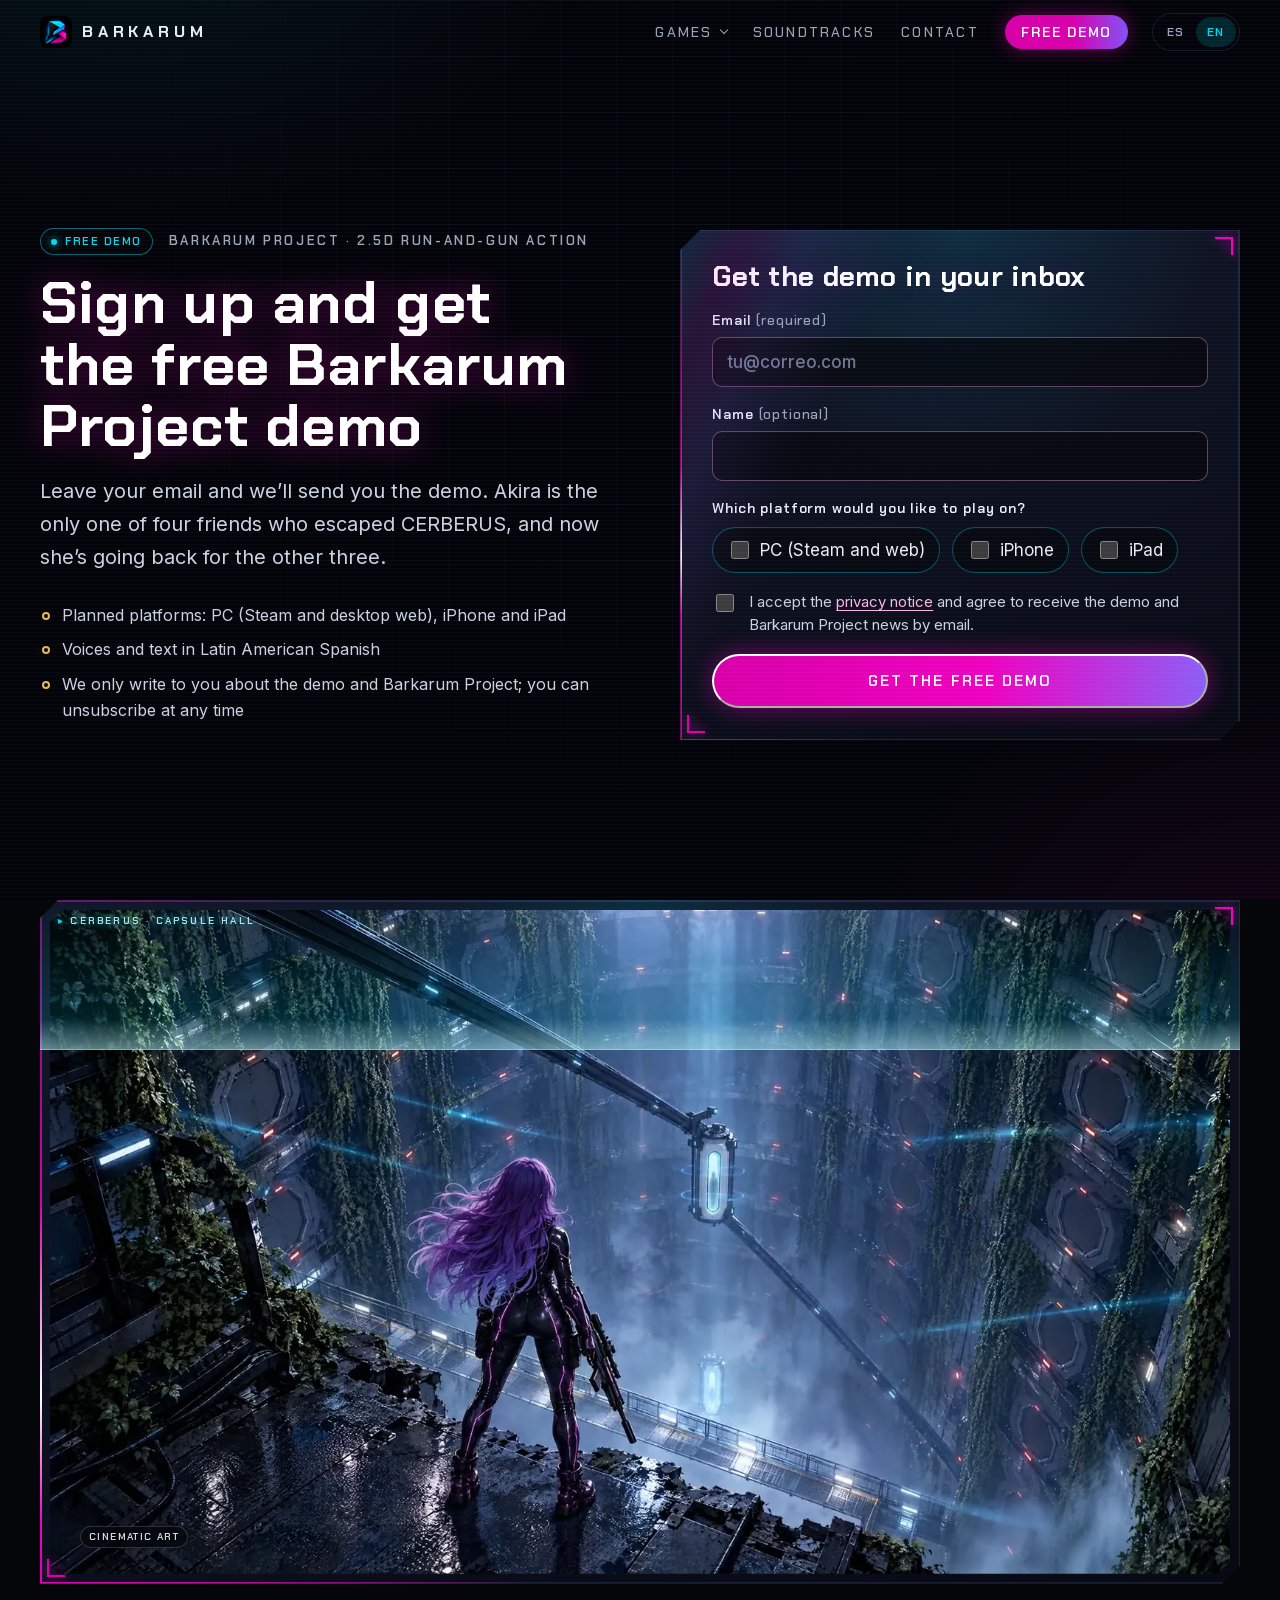
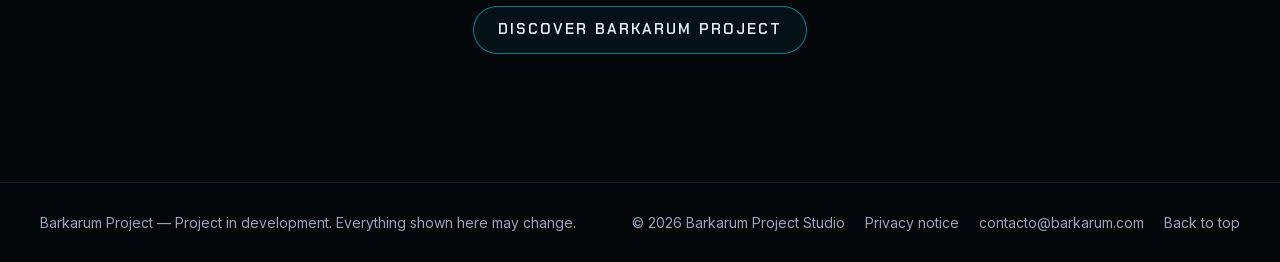
<file: registro/index.html>
<!doctype html>
<html lang="es" class="no-js">
<head>
<meta charset="utf-8">
<meta name="viewport" content="width=device-width, initial-scale=1, viewport-fit=cover">
<title data-i18n="meta.title">Demo gratis de Barkarum Project | Regístrate</title>
<meta name="description" data-i18n-content="meta.desc" content="Regístrate con tu correo y obtén la demo gratis de Barkarum Project, un juego de acción run-and-gun 2.5D en desarrollo.">
<meta name="theme-color" content="#05060A">
<link rel="canonical" href="https://barkarum.com/registro/">
<link rel="icon" href="../img/favicon-32.png" sizes="32x32" type="image/png">
<link rel="apple-touch-icon" href="../img/apple-touch-icon.png">
<meta property="og:type" content="website">
<meta property="og:site_name" content="Barkarum Project Studio">
<meta property="og:title" content="Demo gratis de Barkarum Project">
<meta property="og:description" content="Regístrate y obtén la demo gratis de Barkarum Project.">
<meta property="og:url" content="https://barkarum.com/registro/">
<meta property="og:image" content="https://barkarum.com/img/registro-og.jpg">
<meta property="og:image:width" content="1200">
<meta property="og:image:height" content="630">
<meta name="twitter:card" content="summary_large_image">
<meta name="twitter:site" content="@barkarumproject">
<link rel="preload" href="../fonts/chakra-petch-700.woff2" as="font" type="font/woff2" crossorigin>
<link rel="preload" href="../fonts/inter-var.woff2" as="font" type="font/woff2" crossorigin>
<link rel="stylesheet" href="../css/styles.css">
<link rel="stylesheet" href="../css/holo.css">
<link rel="stylesheet" href="../css/bp.css">
<link rel="stylesheet" href="../css/registro.css">
<script src="../js/en-registro.js" defer></script>
<script src="../js/i18n.js" defer></script>
<script src="../js/holo.js" defer></script>
<script src="../js/registro.js" defer></script>
</head>
<body class="page-bp page-registro">
<canvas id="energy" aria-hidden="true" data-colors="240,0,192|0,216,240|139,92,246"></canvas>
<div class="fx-noise" aria-hidden="true"></div>
<div class="fx-scan" aria-hidden="true"></div>
<a class="skip" href="#registro" data-i18n="a11y.skip">Saltar al contenido</a>

<header class="topbar" id="topbar">
  <a class="brand" href="../index.html" aria-label="Barkarum Project Studio">
    <img src="../img/apple-touch-icon.png" alt="" width="32" height="32">
    <span>BARKARUM</span>
  </a>
  <nav class="nav" id="nav" aria-label="Principal" data-i18n-aria="nav.label">
    <div class="nav-global">
      <div class="nav-games">
        <button type="button" class="nav-games-btn" aria-haspopup="true" data-i18n="gnav.games">Juegos</button>
        <div class="nav-games-menu">
          <a href="../barkarum-project/index.html"><strong>Barkarum Project</strong><span data-i18n="gnav.bp">Acción run-and-gun 2.5D</span></a>
          <a href="../nexus/index.html"><strong>NEXUS</strong><span data-i18n="gnav.nx">FPS de ciencia ficción</span></a>
          <a href="../index.html#sphere-of-rings"><strong>Sphere of Rings</strong><span data-i18n="gnav.sor">Puzzle 3D para iPhone y iPad</span></a>
          <a href="../nexo-prime/index.html"><strong>Nexo Prime</strong><span data-i18n="gnav.nexo">Puzzle 2.5D para iPhone y iPad</span></a>
          <a href="../index.html#equilibria"><strong>Equilibria</strong><span data-i18n="gnav.eq">Puzzle 3D para iPhone y iPad</span></a>
        </div>
      </div>
      <a href="../index.html#bandas-sonoras" data-i18n="gnav.ost">Bandas sonoras</a>
      <a href="../index.html#contacto" data-i18n="gnav.contact">Contacto</a>
      <a class="nav-demo" href="../registro/index.html" data-i18n="gnav.demo">Demo gratis</a>
    </div>
  </nav>
  <div class="topbar-tools">
    <div class="lang" role="group" aria-label="Idioma" data-i18n-aria="nav.lang">
      <button type="button" data-lang="es" aria-pressed="true">ES</button>
      <button type="button" data-lang="en" aria-pressed="false">EN</button>
    </div>
    <button type="button" class="menu-btn" id="menuBtn" aria-expanded="false" aria-controls="nav" data-i18n="nav.menu">Menú</button>
  </div>
</header>

<main>
  <section class="reg-hero" id="inicio">
    <div class="wrap reg-inner">
      <div class="reg-head reveal">
        <p class="bp-hero-chips">
          <span class="chip chip-status" data-i18n="reg.chip">Demo gratis</span>
          <span class="bp-eyebrow">Barkarum Project · <span data-i18n="reg.genre">Acción run-and-gun 2.5D</span></span>
        </p>
        <h1 class="reg-title" data-i18n="reg.title">Regístrate y obtén la demo gratis de Barkarum Project</h1>
      </div>

      <div class="reg-info reveal">
        <p class="bp-sub" data-i18n="reg.sub">Deja tu correo y te enviaremos la demo. Akira es la única de cuatro amigas que escapó de CERBERUS, y ahora va por las otras tres.</p>
        <ul class="mini-facts reg-facts" role="list">
          <li data-i18n="reg.fact1">Plataformas previstas: PC (Steam y web de escritorio), iPhone y iPad</li>
          <li data-i18n="reg.fact2">Voces y textos en español latinoamericano</li>
          <li data-i18n="reg.fact3">Solo te escribimos sobre la demo y Barkarum Project; puedes darte de baja cuando quieras</li>
        </ul>
      </div>

      <div class="holo holo-pad holo-magenta reg-panel reveal" id="registro">
        <form class="reg-form" id="regForm" action="https://formspree.io/f/mljgqvjd" method="POST" data-endpoint="https://formspree.io/f/mljgqvjd" novalidate>
          <h2 class="reg-form-title" data-i18n="reg.form.title">Recibe la demo en tu correo</h2>

          <label class="reg-field">
            <span><span data-i18n="reg.email">Correo electrónico</span> <em data-i18n="reg.required">(obligatorio)</em></span>
            <input type="email" name="email" id="regEmail" required autocomplete="email" inputmode="email" maxlength="254" placeholder="tu@correo.com">
          </label>

          <label class="reg-field">
            <span><span data-i18n="reg.name">Nombre</span> <em data-i18n="reg.optional">(opcional)</em></span>
            <input type="text" name="nombre" autocomplete="name" maxlength="80">
          </label>

          <fieldset class="reg-platforms">
            <legend data-i18n="reg.platforms">¿En qué plataforma te interesa jugar?</legend>
            <label><input type="checkbox" name="plataforma" value="PC (Steam y web)"> <span data-i18n="reg.pc">PC (Steam y web)</span></label>
            <label><input type="checkbox" name="plataforma" value="iPhone"> <span>iPhone</span></label>
            <label><input type="checkbox" name="plataforma" value="iPad"> <span>iPad</span></label>
          </fieldset>

          <label class="reg-consent">
            <input type="checkbox" name="consentimiento" value="sí" required>
            <span><span data-i18n="reg.consent">Acepto el</span> <a href="privacidad.html" data-i18n="reg.consent.link">aviso de privacidad</a> <span data-i18n="reg.consent.rest">y que me escriban para enviarme la demo y novedades de Barkarum Project.</span></span>
          </label>

          <!-- Campos ocultos para Formspree: asunto, idioma, origen y trampa para bots. -->
          <input type="hidden" name="_subject" value="Nuevo registro · demo de Barkarum Project">
          <input type="hidden" name="idioma" value="es">
          <input type="hidden" name="origen" value="barkarum.com/registro">
          <input type="text" name="_gotcha" class="reg-trap" tabindex="-1" autocomplete="off" aria-hidden="true">

          <button class="btn btn-magenta reg-submit" type="submit" data-i18n="reg.submit">Quiero la demo gratis</button>

          <p class="reg-msg reg-error" id="regInvalid" role="alert" hidden data-i18n="reg.invalid">Escribe un correo válido y acepta el aviso de privacidad.</p>
          <p class="reg-msg reg-error" id="regFail" role="alert" hidden data-i18n-html="reg.fail">No pudimos enviar tu registro. Inténtalo de nuevo o escríbenos a <a href="mailto:contacto@barkarum.com">contacto@barkarum.com</a>.</p>
        </form>

        <div class="reg-done" id="regDone" hidden tabindex="-1">
          <p class="chip chip-status" data-i18n="reg.done.chip">Registro recibido</p>
          <h2 data-i18n="reg.done.title">¡Listo, estás registrado!</h2>
          <p><span data-i18n="reg.done.p">Te enviaremos la demo de Barkarum Project a</span> <strong id="regDoneEmail"></strong>.</p>
          <p class="reg-note" data-i18n="reg.done.spam">Si no ves nuestro correo, revisa la carpeta de spam o promociones.</p>
          <div class="reg-next">
            <p data-i18n="reg.next">Mientras tanto, no te pierdas nada:</p>
            <a class="btn btn-ghost" href="https://x.com/barkarumproject" rel="noopener" target="_blank"><svg class="ico" viewBox="0 0 24 24" aria-hidden="true"><path d="M18.244 2.25h3.308l-7.227 8.26 8.502 11.24H16.17l-5.214-6.817L4.99 21.75H1.68l7.73-8.835L1.254 2.25H8.08l4.713 6.231zm-1.161 17.52h1.833L7.084 4.126H5.117z"/></svg><span data-i18n="reg.next.x">Síguenos en X</span></a>
            <a class="btn btn-ghost" href="https://www.youtube.com/@barkarumproject?sub_confirmation=1" rel="noopener" target="_blank"><svg class="ico" viewBox="0 0 24 24" aria-hidden="true"><path d="M23.5 6.2a3 3 0 0 0-2.1-2.1C19.5 3.6 12 3.6 12 3.6s-7.5 0-9.4.5A3 3 0 0 0 .5 6.2 31 31 0 0 0 0 12a31 31 0 0 0 .5 5.8 3 3 0 0 0 2.1 2.1c1.9.5 9.4.5 9.4.5s7.5 0 9.4-.5a3 3 0 0 0 2.1-2.1A31 31 0 0 0 24 12a31 31 0 0 0-.5-5.8zM9.6 15.6V8.4l6.3 3.6-6.3 3.6z"/></svg><span data-i18n="reg.next.yt">Suscríbete en YouTube</span></a>
          </div>
        </div>
        <div class="holo-sheen"></div>
      </div>
    </div>
  </section>

  <section class="section reg-art-section">
    <div class="wrap">
      <figure class="holo holo-frame holo-magenta reg-art reveal" data-tilt>
        <img src="../img/bp-hero-1600.webp" srcset="../img/bp-hero-800.webp 800w, ../img/bp-hero-1600.webp 1600w" sizes="(max-width: 1000px) 100vw, 1100px" width="1600" height="900" loading="lazy" alt="Akira, de espaldas, frente a una cápsula suspendida en una sala inmensa cubierta de enredaderas." data-i18n-alt="reg.art.alt">
        <div class="scanline" aria-hidden="true"></div>
        <span class="hud-label hl-left" aria-hidden="true">CERBERUS · <span data-i18n="reg.art.hud">Sala de cápsulas</span></span>
        <figcaption><span class="chip chip-art" data-i18n="reg.art.label">Arte de cinemática</span></figcaption>
      </figure>
      <p class="reg-more reveal"><a class="btn btn-ghost" href="../barkarum-project/index.html" data-i18n="reg.more">Conoce Barkarum Project</a></p>
    </div>
  </section>
</main>

<footer class="footer">
  <div class="wrap footer-inner">
    <p>Barkarum Project — <span data-i18n="reg.ft.status">Proyecto en desarrollo. Todo lo que aparece aquí puede cambiar.</span></p>
    <p class="footer-links">
      <a href="../index.html">© 2026 Barkarum Project Studio</a>
      <a href="privacidad.html" data-i18n="reg.nav.privacy">Aviso de privacidad</a>
      <a href="mailto:contacto@barkarum.com">contacto@barkarum.com</a>
      <a href="#inicio" data-i18n="footer.top">Volver arriba</a>
    </p>
  </div>
</footer>
</body>
</html>
</file>
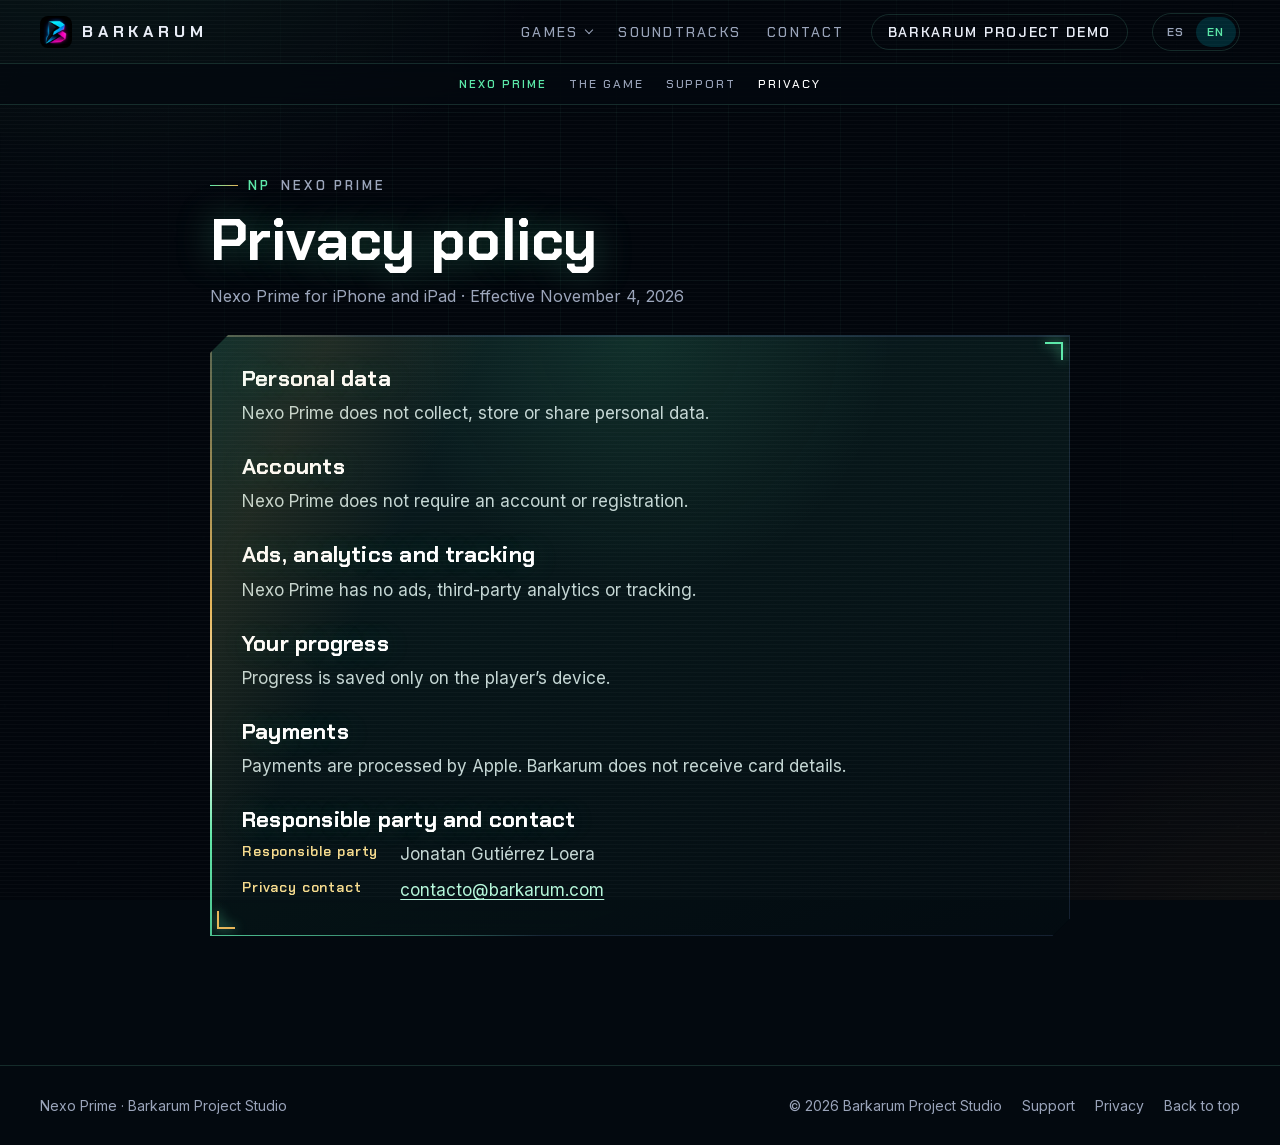
<file: nexo-prime/privacidad/index.html>
<!doctype html>
<html lang="es" class="no-js">
<head>
<meta charset="utf-8">
<meta name="viewport" content="width=device-width, initial-scale=1, viewport-fit=cover">
<title data-i18n="meta.title">Política de privacidad · Nexo Prime</title>
<meta name="description" data-i18n-content="meta.desc" content="Nexo Prime no recopila, guarda ni comparte datos personales.">
<meta name="theme-color" content="#03090F">
<link rel="canonical" href="https://barkarum.com/nexo-prime/privacidad/">
<link rel="icon" href="../../img/favicon-32.png" sizes="32x32" type="image/png">
<link rel="apple-touch-icon" href="../../img/apple-touch-icon.png">
<meta property="og:type" content="website">
<meta property="og:site_name" content="Barkarum Project Studio">
<meta property="og:title" content="Política de privacidad · Nexo Prime">
<meta property="og:description" content="Nexo Prime no recopila, guarda ni comparte datos personales.">
<meta property="og:url" content="https://barkarum.com/nexo-prime/privacidad/">
<meta property="og:image" content="https://barkarum.com/img/nexo-og.jpg">
<meta property="og:image:width" content="1200">
<meta property="og:image:height" content="630">
<meta name="twitter:card" content="summary_large_image">
<meta name="twitter:site" content="@barkarumproject">
<link rel="preload" href="../../fonts/chakra-petch-700.woff2" as="font" type="font/woff2" crossorigin>
<link rel="preload" href="../../fonts/inter-var.woff2" as="font" type="font/woff2" crossorigin>
<link rel="stylesheet" href="../../css/styles.css">
<link rel="stylesheet" href="../../css/holo.css">
<link rel="stylesheet" href="../../css/nexo.css">
<script src="../../js/en-nexo-privacidad.js" defer></script>
<script src="../../js/i18n.js" defer></script>
<script src="../../js/holo.js" defer></script>
</head>
<body class="page-nexo">
<canvas id="energy" aria-hidden="true" data-colors="91,232,168|244,217,139|139,255,201"></canvas>
<div class="fx-noise" aria-hidden="true"></div>
<div class="fx-scan" aria-hidden="true"></div>
<a class="skip" href="#politica" data-i18n="a11y.skip">Saltar al contenido</a>

<header class="topbar" id="topbar">
  <a class="brand" href="../../index.html" aria-label="Barkarum Project Studio">
    <img src="../../img/apple-touch-icon.png" alt="" width="32" height="32">
    <span>BARKARUM</span>
  </a>
  <nav class="nav" id="nav" aria-label="Principal" data-i18n-aria="nav.label">
    <div class="nav-global">
      <div class="nav-games">
        <button type="button" class="nav-games-btn" aria-haspopup="true" data-i18n="gnav.games">Juegos</button>
        <div class="nav-games-menu">
          <a href="../../barkarum-project/index.html"><strong>Barkarum Project</strong><span data-i18n="gnav.bp">Acción run-and-gun 2.5D</span></a>
          <a href="../../nexus/index.html"><strong>NEXUS</strong><span data-i18n="gnav.nx">FPS de ciencia ficción</span></a>
          <a href="../../index.html#sphere-of-rings"><strong>Sphere of Rings</strong><span data-i18n="gnav.sor">Puzzle 3D para iPhone y iPad</span></a>
          <a href="../../nexo-prime/index.html" aria-current="page"><strong>Nexo Prime</strong><span data-i18n="gnav.nexo">Puzzle 2.5D para iPhone y iPad</span></a>
          <a href="../../index.html#equilibria"><strong>Equilibria</strong><span data-i18n="gnav.eq">Puzzle 3D para iPhone y iPad</span></a>
        </div>
      </div>
      <a href="../../index.html#bandas-sonoras" data-i18n="gnav.ost">Bandas sonoras</a>
      <a href="../../index.html#contacto" data-i18n="gnav.contact">Contacto</a>
      <a class="nav-demo" href="../../registro/index.html" data-i18n="gnav.demo">Demo de Barkarum Project</a>
    </div>
    <div class="nav-page">
      <span class="nav-page-label">Nexo Prime</span>
      <a href="../../nexo-prime/index.html" data-i18n="nexo.nav.game">El juego</a>
      <a href="../../nexo-prime/soporte/index.html" data-i18n="nexo.nav.support">Soporte</a>
      <a href="../../nexo-prime/privacidad/index.html" aria-current="page" data-i18n="nexo.nav.privacy">Privacidad</a>
    </div>
  </nav>
  <div class="topbar-tools">
    <div class="lang" role="group" aria-label="Idioma" data-i18n-aria="nav.lang">
      <button type="button" data-lang="es" aria-pressed="true">ES</button>
      <button type="button" data-lang="en" aria-pressed="false">EN</button>
    </div>
    <button type="button" class="menu-btn" id="menuBtn" aria-expanded="false" aria-controls="nav" data-i18n="nav.menu">Menú</button>
  </div>
</header>

<main>
  <section class="section nexo-doc" id="politica">
    <div class="wrap">
      <p class="eyebrow"><span>NP</span> <span>Nexo Prime</span></p>
      <h1 class="nexo-title" data-i18n="pp.title">Política de privacidad</h1>
      <p class="nexo-meta" data-i18n="pp.meta">Nexo Prime para iPhone y iPad · Vigente desde 4 de noviembre de 2026</p>

      <div class="holo holo-pad nexo-doc-body">
        <h2 data-i18n="pp.h1">Datos personales</h2>
        <p data-i18n="pp.p1">Nexo Prime no recopila, guarda ni comparte datos personales.</p>

        <h2 data-i18n="pp.h2">Cuentas</h2>
        <p data-i18n="pp.p2">Nexo Prime no requiere cuenta ni registro.</p>

        <h2 data-i18n="pp.h3">Anuncios, analítica y rastreo</h2>
        <p data-i18n="pp.p3">Nexo Prime no tiene anuncios, analítica de terceros ni rastreo.</p>

        <h2 data-i18n="pp.h4">Tu progreso</h2>
        <p data-i18n="pp.p4">El progreso se guarda únicamente en el dispositivo del jugador.</p>

        <h2 data-i18n="pp.h5">Pagos</h2>
        <p data-i18n="pp.p5">Los pagos los procesa Apple. Barkarum no recibe datos de tarjeta.</p>

        <h2 data-i18n="pp.h6">Responsable y contacto</h2>
        <dl class="nexo-facts">
          <dt data-i18n="pp.owner">Responsable</dt>
          <dd>Jonatan Gutiérrez Loera</dd>
          <dt data-i18n="pp.contact">Contacto de privacidad</dt>
          <dd><a href="mailto:contacto@barkarum.com">contacto@barkarum.com</a></dd>
        </dl>
        <div class="holo-sheen"></div>
      </div>
    </div>
  </section>
</main>

<footer class="footer">
  <div class="wrap footer-inner">
    <p>Nexo Prime · Barkarum Project Studio</p>
    <p class="footer-links">
      <a href="../../index.html">© 2026 Barkarum Project Studio</a>
      <a href="../../nexo-prime/soporte/index.html" data-i18n="nexo.nav.support">Soporte</a>
      <a href="../../nexo-prime/privacidad/index.html" data-i18n="nexo.nav.privacy">Privacidad</a>
      <a href="#politica" data-i18n="footer.top">Volver arriba</a>
    </p>
  </div>
</footer>
</body>
</html>
</file>
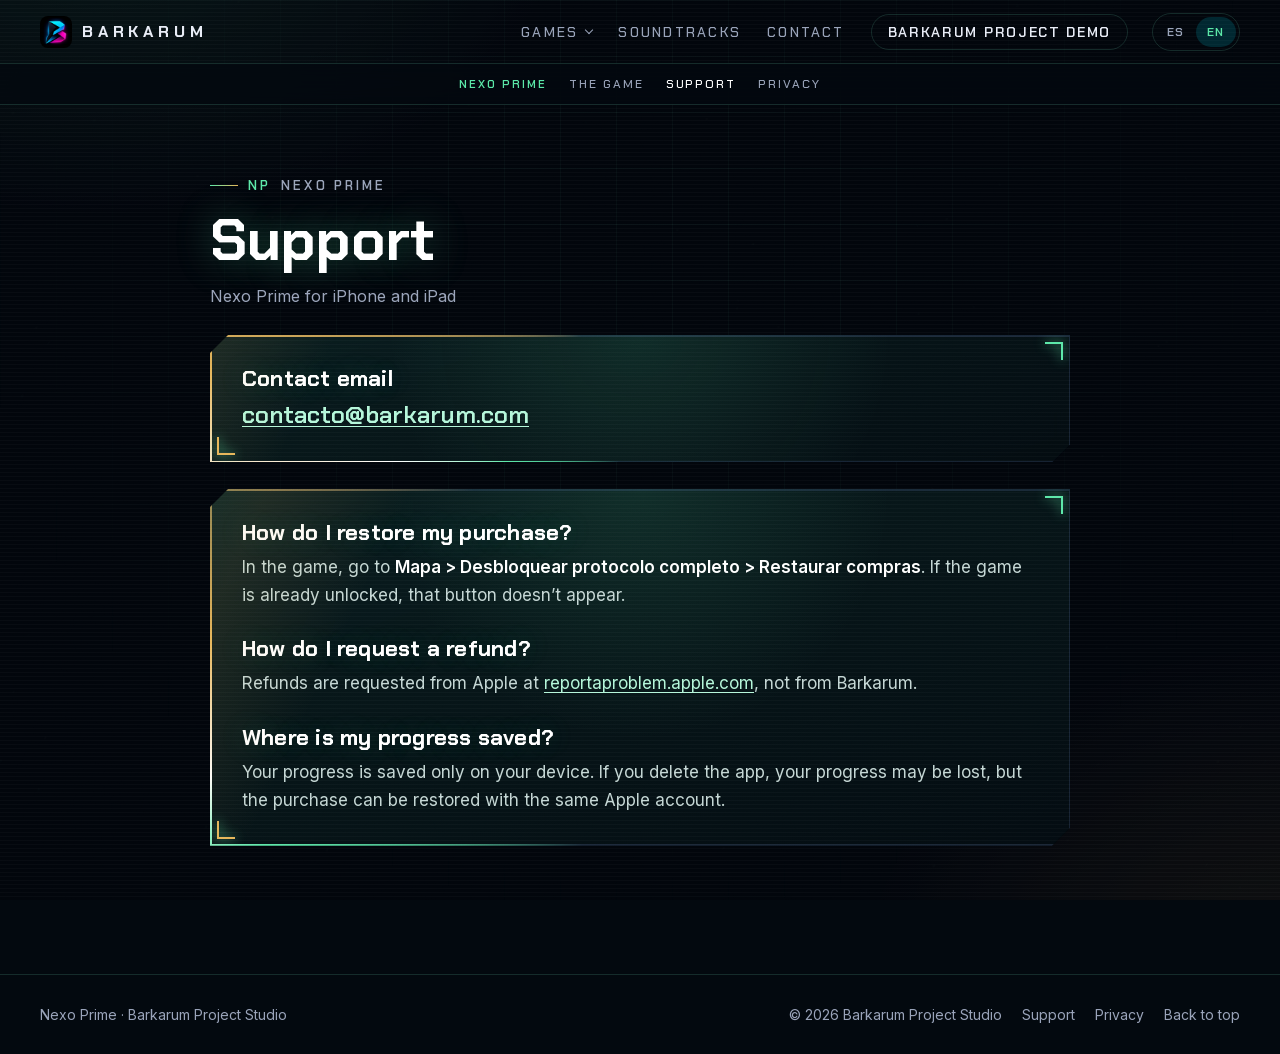
<file: nexo-prime/soporte/index.html>
<!doctype html>
<html lang="es" class="no-js">
<head>
<meta charset="utf-8">
<meta name="viewport" content="width=device-width, initial-scale=1, viewport-fit=cover">
<title data-i18n="meta.title">Soporte · Nexo Prime</title>
<meta name="description" data-i18n-content="meta.desc" content="Contacto y preguntas frecuentes de Nexo Prime: restaurar la compra, pedir un reembolso y cómo se guarda tu progreso.">
<meta name="theme-color" content="#03090F">
<link rel="canonical" href="https://barkarum.com/nexo-prime/soporte/">
<link rel="icon" href="../../img/favicon-32.png" sizes="32x32" type="image/png">
<link rel="apple-touch-icon" href="../../img/apple-touch-icon.png">
<meta property="og:type" content="website">
<meta property="og:site_name" content="Barkarum Project Studio">
<meta property="og:title" content="Soporte · Nexo Prime">
<meta property="og:description" content="Contacto y preguntas frecuentes de Nexo Prime: restaurar la compra, pedir un reembolso y cómo se guarda tu progreso.">
<meta property="og:url" content="https://barkarum.com/nexo-prime/soporte/">
<meta property="og:image" content="https://barkarum.com/img/nexo-og.jpg">
<meta property="og:image:width" content="1200">
<meta property="og:image:height" content="630">
<meta name="twitter:card" content="summary_large_image">
<meta name="twitter:site" content="@barkarumproject">
<link rel="preload" href="../../fonts/chakra-petch-700.woff2" as="font" type="font/woff2" crossorigin>
<link rel="preload" href="../../fonts/inter-var.woff2" as="font" type="font/woff2" crossorigin>
<link rel="stylesheet" href="../../css/styles.css">
<link rel="stylesheet" href="../../css/holo.css">
<link rel="stylesheet" href="../../css/nexo.css">
<script src="../../js/en-nexo-soporte.js" defer></script>
<script src="../../js/i18n.js" defer></script>
<script src="../../js/holo.js" defer></script>
</head>
<body class="page-nexo">
<canvas id="energy" aria-hidden="true" data-colors="91,232,168|244,217,139|139,255,201"></canvas>
<div class="fx-noise" aria-hidden="true"></div>
<div class="fx-scan" aria-hidden="true"></div>
<a class="skip" href="#soporte" data-i18n="a11y.skip">Saltar al contenido</a>

<header class="topbar" id="topbar">
  <a class="brand" href="../../index.html" aria-label="Barkarum Project Studio">
    <img src="../../img/apple-touch-icon.png" alt="" width="32" height="32">
    <span>BARKARUM</span>
  </a>
  <nav class="nav" id="nav" aria-label="Principal" data-i18n-aria="nav.label">
    <div class="nav-global">
      <div class="nav-games">
        <button type="button" class="nav-games-btn" aria-haspopup="true" data-i18n="gnav.games">Juegos</button>
        <div class="nav-games-menu">
          <a href="../../barkarum-project/index.html"><strong>Barkarum Project</strong><span data-i18n="gnav.bp">Acción run-and-gun 2.5D</span></a>
          <a href="../../nexus/index.html"><strong>NEXUS</strong><span data-i18n="gnav.nx">FPS de ciencia ficción</span></a>
          <a href="../../index.html#sphere-of-rings"><strong>Sphere of Rings</strong><span data-i18n="gnav.sor">Puzzle 3D para iPhone y iPad</span></a>
          <a href="../../nexo-prime/index.html" aria-current="page"><strong>Nexo Prime</strong><span data-i18n="gnav.nexo">Puzzle 2.5D para iPhone y iPad</span></a>
          <a href="../../index.html#equilibria"><strong>Equilibria</strong><span data-i18n="gnav.eq">Puzzle 3D para iPhone y iPad</span></a>
        </div>
      </div>
      <a href="../../index.html#bandas-sonoras" data-i18n="gnav.ost">Bandas sonoras</a>
      <a href="../../index.html#contacto" data-i18n="gnav.contact">Contacto</a>
      <a class="nav-demo" href="../../registro/index.html" data-i18n="gnav.demo">Demo de Barkarum Project</a>
    </div>
    <div class="nav-page">
      <span class="nav-page-label">Nexo Prime</span>
      <a href="../../nexo-prime/index.html" data-i18n="nexo.nav.game">El juego</a>
      <a href="../../nexo-prime/soporte/index.html" aria-current="page" data-i18n="nexo.nav.support">Soporte</a>
      <a href="../../nexo-prime/privacidad/index.html" data-i18n="nexo.nav.privacy">Privacidad</a>
    </div>
  </nav>
  <div class="topbar-tools">
    <div class="lang" role="group" aria-label="Idioma" data-i18n-aria="nav.lang">
      <button type="button" data-lang="es" aria-pressed="true">ES</button>
      <button type="button" data-lang="en" aria-pressed="false">EN</button>
    </div>
    <button type="button" class="menu-btn" id="menuBtn" aria-expanded="false" aria-controls="nav" data-i18n="nav.menu">Menú</button>
  </div>
</header>

<main>
  <section class="section nexo-doc" id="soporte">
    <div class="wrap">
      <p class="eyebrow"><span>NP</span> <span>Nexo Prime</span></p>
      <h1 class="nexo-title" data-i18n="sp.title">Soporte</h1>
      <p class="nexo-meta" data-i18n="sp.meta">Nexo Prime para iPhone y iPad</p>

      <div class="holo holo-pad nexo-contact">
        <h2 data-i18n="sp.contact">Correo de contacto</h2>
        <p class="nexo-mail"><a href="mailto:contacto@barkarum.com">contacto@barkarum.com</a></p>
        <div class="holo-sheen"></div>
      </div>

      <div class="holo holo-pad nexo-doc-body">
        <h2 data-i18n="sp.q1">¿Cómo restauro mi compra?</h2>
        <p data-i18n-html="sp.a1">En el juego, ve a <strong>Mapa &gt; Desbloquear protocolo completo &gt; Restaurar compras</strong>. Si el juego ya está desbloqueado, ese botón no aparece.</p>

        <h2 data-i18n="sp.q2">¿Cómo pido un reembolso?</h2>
        <p data-i18n-html="sp.a2">Los reembolsos se solicitan a Apple en <a href="https://reportaproblem.apple.com/" rel="noopener" target="_blank">reportaproblem.apple.com</a>, no a Barkarum.</p>

        <h2 data-i18n="sp.q3">¿Dónde se guarda mi progreso?</h2>
        <p data-i18n="sp.a3">El progreso se guarda solo en el dispositivo. Si borras la app, el progreso puede perderse, pero la compra se puede restaurar con la misma cuenta de Apple.</p>
        <div class="holo-sheen"></div>
      </div>
    </div>
  </section>
</main>

<footer class="footer">
  <div class="wrap footer-inner">
    <p>Nexo Prime · Barkarum Project Studio</p>
    <p class="footer-links">
      <a href="../../index.html">© 2026 Barkarum Project Studio</a>
      <a href="../../nexo-prime/soporte/index.html" data-i18n="nexo.nav.support">Soporte</a>
      <a href="../../nexo-prime/privacidad/index.html" data-i18n="nexo.nav.privacy">Privacidad</a>
      <a href="#soporte" data-i18n="footer.top">Volver arriba</a>
    </p>
  </div>
</footer>
</body>
</html>
</file>
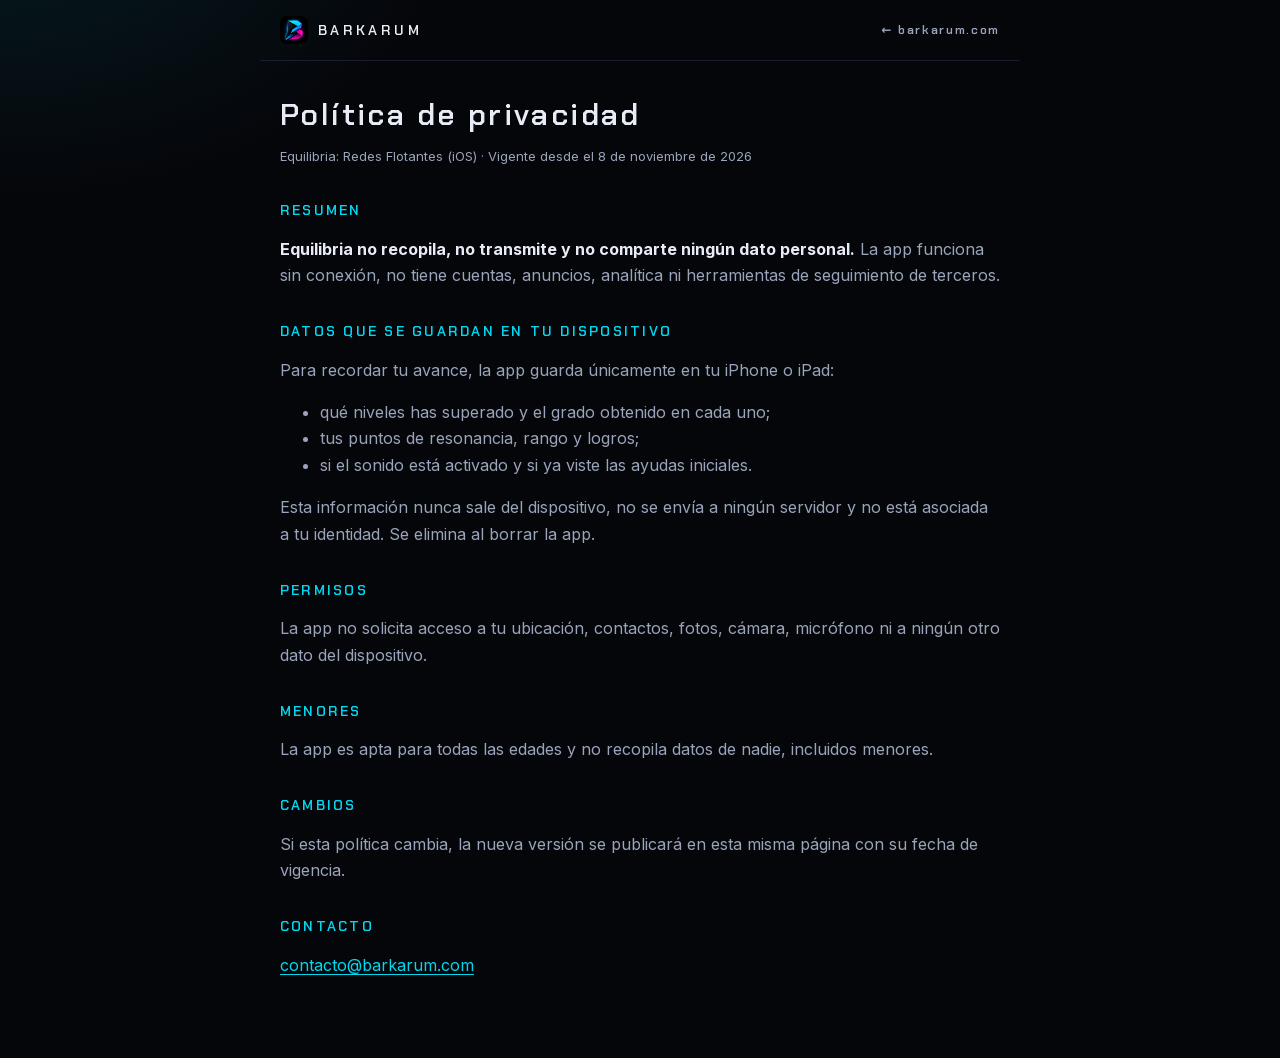
<file: equilibria/privacidad.html>
<!doctype html>
<html lang="es">
<head>
<meta charset="utf-8">
<meta name="viewport" content="width=device-width, initial-scale=1">
<title>Equilibria — Política de privacidad</title>
<link rel="icon" href="../img/favicon-32.png" sizes="32x32" type="image/png">
<link rel="apple-touch-icon" href="../img/apple-touch-icon.png">
<link rel="stylesheet" href="../css/legal.css">
</head>
<body>
<header class="bar">
  <a href="../index.html" aria-label="Barkarum Project Studio"><img src="../img/apple-touch-icon.png" alt="" width="28" height="28">BARKARUM</a>
  <a class="back" href="../index.html#equilibria">← barkarum.com</a>
</header>
<main>
  <h1>Política de privacidad</h1>
  <p class="meta">Equilibria: Redes Flotantes (iOS) · Vigente desde el 8 de noviembre de 2026</p>

  <h2>Resumen</h2>
  <p><b>Equilibria no recopila, no transmite y no comparte ningún dato personal.</b> La app funciona sin conexión, no tiene cuentas, anuncios, analítica ni herramientas de seguimiento de terceros.</p>

  <h2>Datos que se guardan en tu dispositivo</h2>
  <p>Para recordar tu avance, la app guarda únicamente en tu iPhone o iPad:</p>
  <ul>
    <li>qué niveles has superado y el grado obtenido en cada uno;</li>
    <li>tus puntos de resonancia, rango y logros;</li>
    <li>si el sonido está activado y si ya viste las ayudas iniciales.</li>
  </ul>
  <p>Esta información nunca sale del dispositivo, no se envía a ningún servidor y no está asociada a tu identidad. Se elimina al borrar la app.</p>

  <h2>Permisos</h2>
  <p>La app no solicita acceso a tu ubicación, contactos, fotos, cámara, micrófono ni a ningún otro dato del dispositivo.</p>

  <h2>Menores</h2>
  <p>La app es apta para todas las edades y no recopila datos de nadie, incluidos menores.</p>

  <h2>Cambios</h2>
  <p>Si esta política cambia, la nueva versión se publicará en esta misma página con su fecha de vigencia.</p>

  <h2>Contacto</h2>
  <p><a href="mailto:contacto@barkarum.com">contacto@barkarum.com</a></p>
</main>
</body>
</html>
</file>
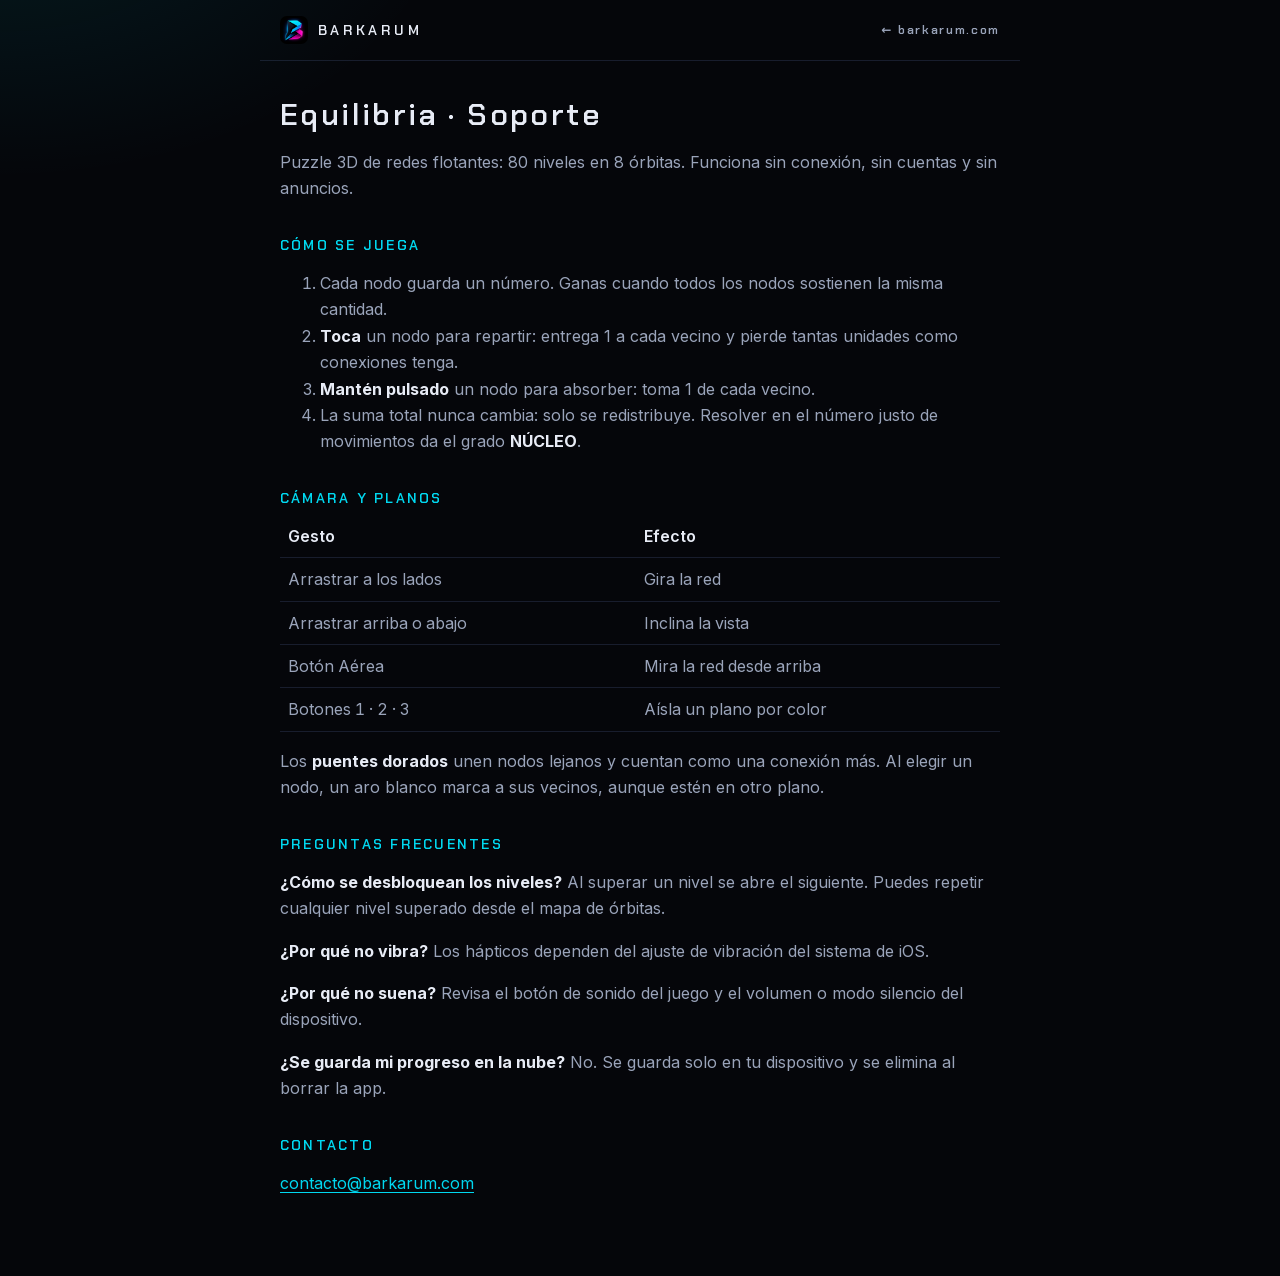
<file: equilibria/soporte.html>
<!doctype html>
<html lang="es">
<head>
<meta charset="utf-8">
<meta name="viewport" content="width=device-width, initial-scale=1">
<title>Equilibria — Soporte</title>
<link rel="icon" href="../img/favicon-32.png" sizes="32x32" type="image/png">
<link rel="apple-touch-icon" href="../img/apple-touch-icon.png">
<link rel="stylesheet" href="../css/legal.css">
</head>
<body>
<header class="bar">
  <a href="../index.html" aria-label="Barkarum Project Studio"><img src="../img/apple-touch-icon.png" alt="" width="28" height="28">BARKARUM</a>
  <a class="back" href="../index.html#equilibria">← barkarum.com</a>
</header>
<main>
  <h1>Equilibria · Soporte</h1>
  <p>Puzzle 3D de redes flotantes: 80 niveles en 8 órbitas. Funciona sin conexión, sin cuentas y sin anuncios.</p>

  <h2>Cómo se juega</h2>
  <ol>
    <li>Cada nodo guarda un número. Ganas cuando todos los nodos sostienen la misma cantidad.</li>
    <li><b>Toca</b> un nodo para repartir: entrega 1 a cada vecino y pierde tantas unidades como conexiones tenga.</li>
    <li><b>Mantén pulsado</b> un nodo para absorber: toma 1 de cada vecino.</li>
    <li>La suma total nunca cambia: solo se redistribuye. Resolver en el número justo de movimientos da el grado <b>NÚCLEO</b>.</li>
  </ol>

  <h2>Cámara y planos</h2>
  <table>
    <tr><th>Gesto</th><th>Efecto</th></tr>
    <tr><td>Arrastrar a los lados</td><td>Gira la red</td></tr>
    <tr><td>Arrastrar arriba o abajo</td><td>Inclina la vista</td></tr>
    <tr><td>Botón Aérea</td><td>Mira la red desde arriba</td></tr>
    <tr><td>Botones 1 · 2 · 3</td><td>Aísla un plano por color</td></tr>
  </table>
  <p>Los <b>puentes dorados</b> unen nodos lejanos y cuentan como una conexión más. Al elegir un nodo, un aro blanco marca a sus vecinos, aunque estén en otro plano.</p>

  <h2>Preguntas frecuentes</h2>
  <p><b>¿Cómo se desbloquean los niveles?</b> Al superar un nivel se abre el siguiente. Puedes repetir cualquier nivel superado desde el mapa de órbitas.</p>
  <p><b>¿Por qué no vibra?</b> Los hápticos dependen del ajuste de vibración del sistema de iOS.</p>
  <p><b>¿Por qué no suena?</b> Revisa el botón de sonido del juego y el volumen o modo silencio del dispositivo.</p>
  <p><b>¿Se guarda mi progreso en la nube?</b> No. Se guarda solo en tu dispositivo y se elimina al borrar la app.</p>

  <h2>Contacto</h2>
  <p><a href="mailto:contacto@barkarum.com">contacto@barkarum.com</a></p>
</main>
</body>
</html>
</file>
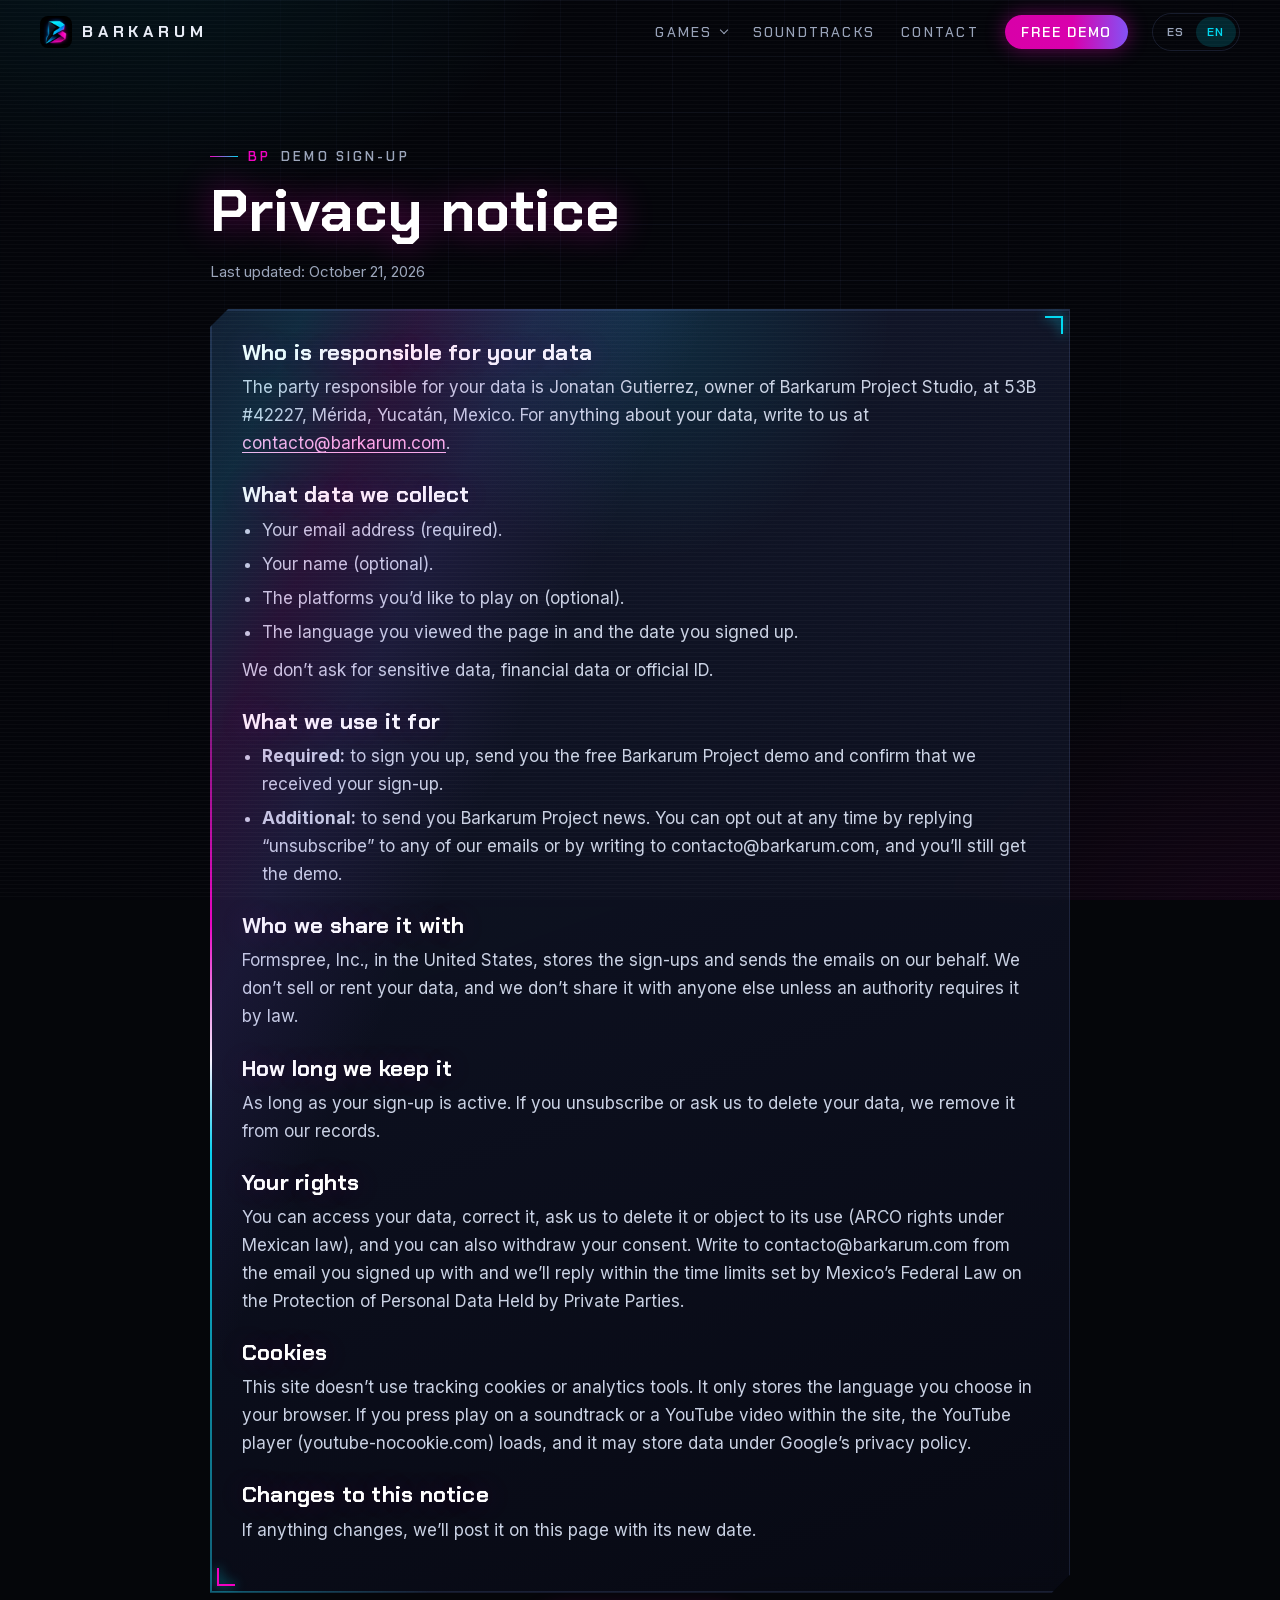
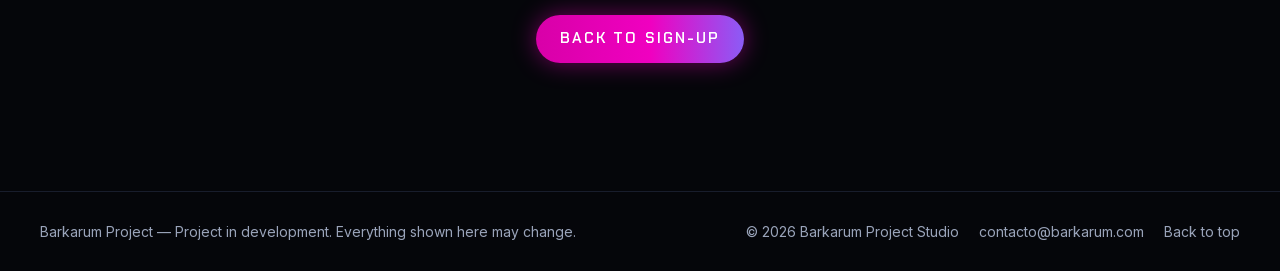
<file: registro/privacidad.html>
<!doctype html>
<html lang="es" class="no-js">
<head>
<meta charset="utf-8">
<meta name="viewport" content="width=device-width, initial-scale=1, viewport-fit=cover">
<title data-i18n="meta.title">Aviso de privacidad · Registro de la demo | Barkarum Project</title>
<meta name="description" data-i18n-content="meta.desc" content="Cómo usamos los datos que nos das al registrarte para recibir la demo gratis de Barkarum Project.">
<meta name="theme-color" content="#05060A">
<link rel="canonical" href="https://barkarum.com/registro/privacidad.html">
<link rel="icon" href="../img/favicon-32.png" sizes="32x32" type="image/png">
<link rel="apple-touch-icon" href="../img/apple-touch-icon.png">
<link rel="preload" href="../fonts/chakra-petch-700.woff2" as="font" type="font/woff2" crossorigin>
<link rel="preload" href="../fonts/inter-var.woff2" as="font" type="font/woff2" crossorigin>
<link rel="stylesheet" href="../css/styles.css">
<link rel="stylesheet" href="../css/holo.css">
<link rel="stylesheet" href="../css/bp.css">
<link rel="stylesheet" href="../css/registro.css">
<script src="../js/en-privacidad.js" defer></script>
<script src="../js/i18n.js" defer></script>
<script src="../js/holo.js" defer></script>
</head>
<body class="page-bp page-registro">
<canvas id="energy" aria-hidden="true" data-colors="240,0,192|0,216,240|139,92,246"></canvas>
<div class="fx-noise" aria-hidden="true"></div>
<div class="fx-scan" aria-hidden="true"></div>
<a class="skip" href="#aviso" data-i18n="a11y.skip">Saltar al contenido</a>

<header class="topbar" id="topbar">
  <a class="brand" href="../index.html" aria-label="Barkarum Project Studio">
    <img src="../img/apple-touch-icon.png" alt="" width="32" height="32">
    <span>BARKARUM</span>
  </a>
  <nav class="nav" id="nav" aria-label="Principal" data-i18n-aria="nav.label">
    <div class="nav-global">
      <div class="nav-games">
        <button type="button" class="nav-games-btn" aria-haspopup="true" data-i18n="gnav.games">Juegos</button>
        <div class="nav-games-menu">
          <a href="../barkarum-project/index.html"><strong>Barkarum Project</strong><span data-i18n="gnav.bp">Acción run-and-gun 2.5D</span></a>
          <a href="../nexus/index.html"><strong>NEXUS</strong><span data-i18n="gnav.nx">FPS de ciencia ficción</span></a>
          <a href="../index.html#sphere-of-rings"><strong>Sphere of Rings</strong><span data-i18n="gnav.sor">Puzzle 3D para iPhone y iPad</span></a>
          <a href="../nexo-prime/index.html"><strong>Nexo Prime</strong><span data-i18n="gnav.nexo">Puzzle 2.5D para iPhone y iPad</span></a>
          <a href="../index.html#equilibria"><strong>Equilibria</strong><span data-i18n="gnav.eq">Puzzle 3D para iPhone y iPad</span></a>
        </div>
      </div>
      <a href="../index.html#bandas-sonoras" data-i18n="gnav.ost">Bandas sonoras</a>
      <a href="../index.html#contacto" data-i18n="gnav.contact">Contacto</a>
      <a class="nav-demo" href="../registro/index.html" data-i18n="gnav.demo">Demo gratis</a>
    </div>
  </nav>
  <div class="topbar-tools">
    <div class="lang" role="group" aria-label="Idioma" data-i18n-aria="nav.lang">
      <button type="button" data-lang="es" aria-pressed="true">ES</button>
      <button type="button" data-lang="en" aria-pressed="false">EN</button>
    </div>
    <button type="button" class="menu-btn" id="menuBtn" aria-expanded="false" aria-controls="nav" data-i18n="nav.menu">Menú</button>
  </div>
</header>

<main>
  <section class="section reg-legal" id="aviso">
    <div class="wrap">
      <p class="eyebrow"><span>BP</span> <span data-i18n="pv.eyebrow">Registro de la demo</span></p>
      <h1 class="reg-title" data-i18n="pv.title">Aviso de privacidad</h1>
      <p class="reg-updated" data-i18n="pv.updated">Última actualización: 21 de octubre de 2026</p>

      <div class="holo holo-pad reg-legal-body">
        <h2 data-i18n="pv.h1">Quién es responsable de tus datos</h2>
        <p data-i18n-html="pv.p1">El responsable de tus datos es Jonatan Gutierrez, titular de Barkarum Project Studio, con domicilio en 53B #42227, Mérida, Yucatán, México. Para cualquier asunto sobre tus datos, escríbenos a <a href="mailto:contacto@barkarum.com">contacto@barkarum.com</a>.</p>

        <h2 data-i18n="pv.h2">Qué datos recabamos</h2>
        <ul>
          <li data-i18n="pv.d1">Tu correo electrónico (obligatorio).</li>
          <li data-i18n="pv.d2">Tu nombre (opcional).</li>
          <li data-i18n="pv.d3">Las plataformas en las que te interesa jugar (opcional).</li>
          <li data-i18n="pv.d4">El idioma en que viste la página y la fecha de tu registro.</li>
        </ul>
        <p data-i18n="pv.d5">No pedimos datos sensibles, financieros ni de identificación oficial.</p>

        <h2 data-i18n="pv.h3">Para qué los usamos</h2>
        <ul>
          <li data-i18n-html="pv.f1"><strong>Necesario:</strong> registrarte, enviarte la demo gratis de Barkarum Project y confirmarte que recibimos tu registro.</li>
          <li data-i18n-html="pv.f2"><strong>Adicional:</strong> enviarte novedades de Barkarum Project. Puedes negarte en cualquier momento respondiendo «baja» a cualquiera de nuestros correos o escribiendo a contacto@barkarum.com, y seguirás recibiendo la demo.</li>
        </ul>

        <h2 data-i18n="pv.h4">Con quién los compartimos</h2>
        <p data-i18n="pv.p4">Formspree, Inc., en Estados Unidos, guarda los registros y envía los correos por cuenta nuestra. No vendemos ni rentamos tus datos, y no los compartimos con nadie más salvo que una autoridad lo exija conforme a la ley.</p>

        <h2 data-i18n="pv.h5">Cuánto tiempo los guardamos</h2>
        <p data-i18n="pv.p5">Mientras tu registro siga activo. Si pides la baja o la cancelación de tus datos, los eliminamos de nuestros registros.</p>

        <h2 data-i18n="pv.h6">Tus derechos</h2>
        <p data-i18n="pv.p6">Puedes acceder a tus datos, corregirlos, pedir que los borremos u oponerte a que los usemos (derechos ARCO), y también retirar tu consentimiento. Escríbenos a contacto@barkarum.com desde el correo que registraste y te responderemos en los plazos que marca la Ley Federal de Protección de Datos Personales en Posesión de los Particulares.</p>

        <h2 data-i18n="pv.h7">Cookies</h2>
        <p data-i18n="pv.p7">Este sitio no usa cookies de rastreo ni herramientas de analítica. Solo guarda en tu navegador el idioma que elijas. Si le das play a una banda sonora o a un video de YouTube dentro del sitio, se carga el reproductor de YouTube (youtube-nocookie.com), que puede guardar datos según la política de privacidad de Google.</p>

        <h2 data-i18n="pv.h8">Cambios a este aviso</h2>
        <p data-i18n="pv.p8">Si cambia algo, lo publicaremos en esta página con su nueva fecha.</p>
        <div class="holo-sheen"></div>
      </div>
      <p class="reg-more"><a class="btn btn-magenta" href="index.html" data-i18n="pv.back">Volver al registro</a></p>
    </div>
  </section>
</main>

<footer class="footer">
  <div class="wrap footer-inner">
    <p>Barkarum Project — <span data-i18n="pv.ft.status">Proyecto en desarrollo. Todo lo que aparece aquí puede cambiar.</span></p>
    <p class="footer-links">
      <a href="../index.html">© 2026 Barkarum Project Studio</a>
      <a href="mailto:contacto@barkarum.com">contacto@barkarum.com</a>
      <a href="#aviso" data-i18n="footer.top">Volver arriba</a>
    </p>
  </div>
</footer>
</body>
</html>
</file>
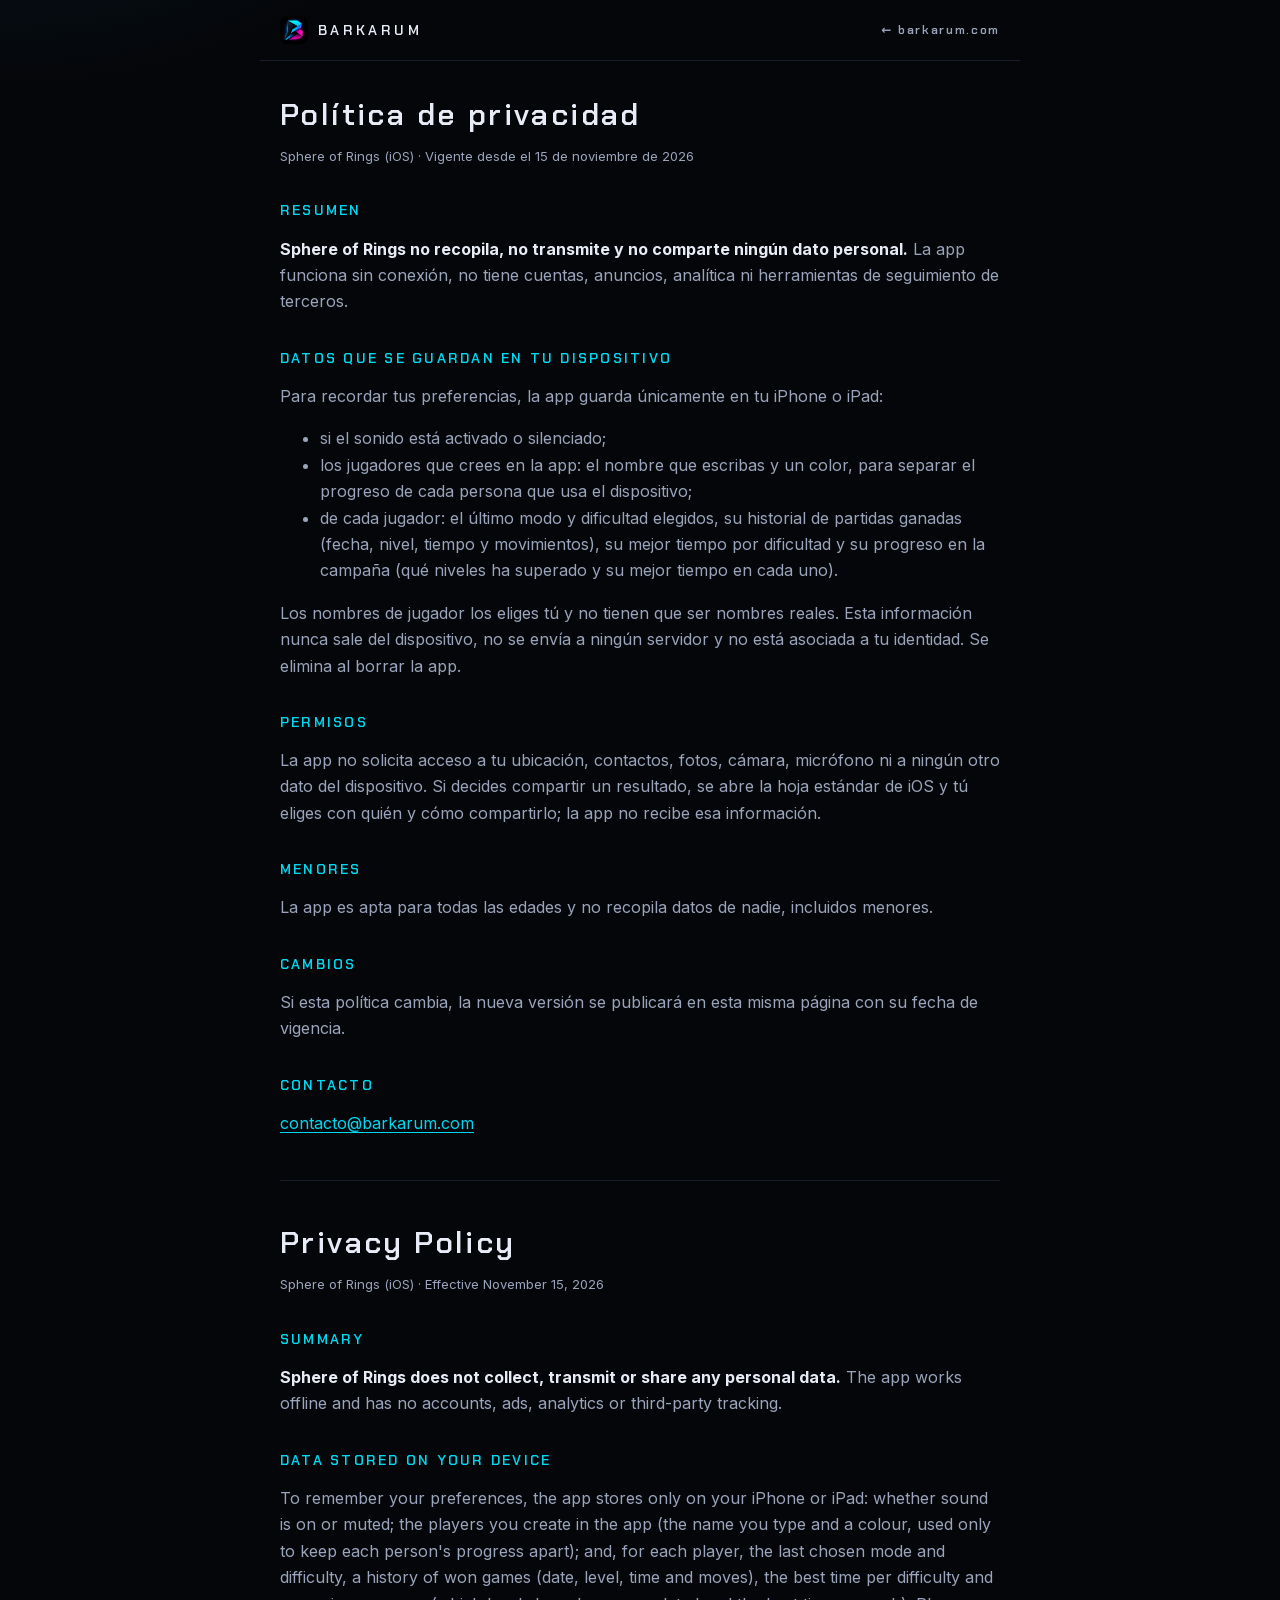
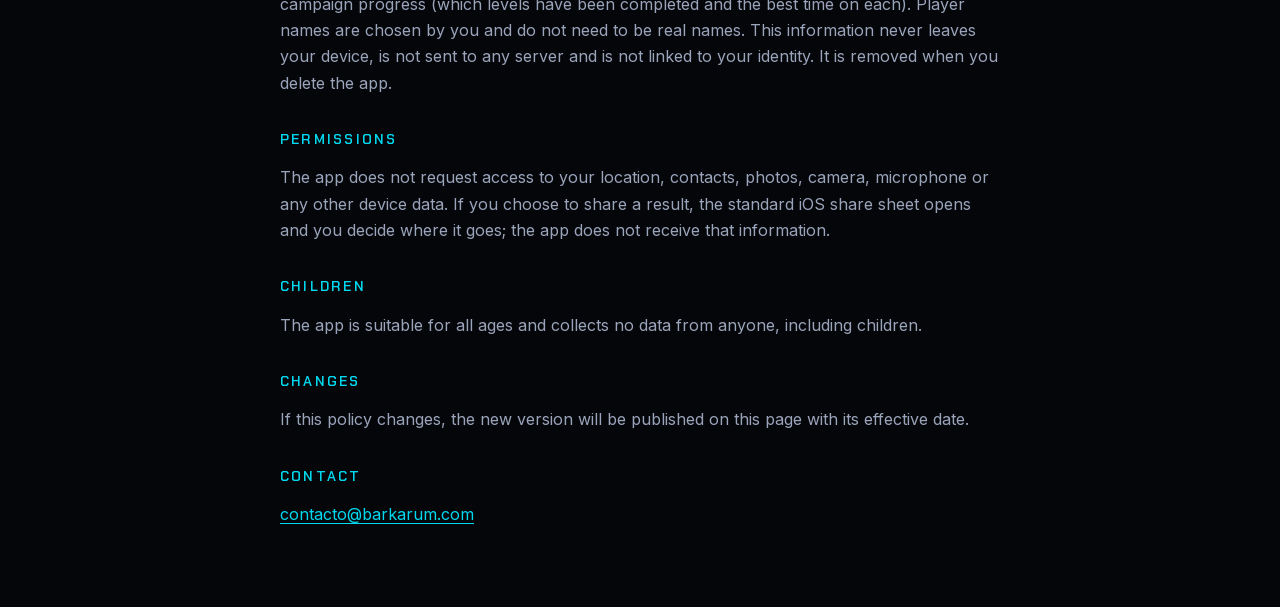
<file: sphere-of-rings/privacy.html>
<!doctype html>
<html lang="es">
<head>
<meta charset="utf-8">
<meta name="viewport" content="width=device-width, initial-scale=1">
<title>Sphere of Rings — Política de privacidad</title>
<link rel="icon" href="../img/favicon-32.png" sizes="32x32" type="image/png">
<link rel="apple-touch-icon" href="../img/apple-touch-icon.png">
<link rel="stylesheet" href="../css/legal.css">
</head>
<body>
<header class="bar">
  <a href="../index.html" aria-label="Barkarum Project Studio"><img src="../img/apple-touch-icon.png" alt="" width="28" height="28">BARKARUM</a>
  <a class="back" href="../index.html#sphere-of-rings">← barkarum.com</a>
</header>
<main>
  <h1>Política de privacidad</h1>
  <p class="meta">Sphere of Rings (iOS) · Vigente desde el 15 de noviembre de 2026</p>

  <h2>Resumen</h2>
  <p><b>Sphere of Rings no recopila, no transmite y no comparte ningún dato personal.</b> La app funciona sin conexión, no tiene cuentas, anuncios, analítica ni herramientas de seguimiento de terceros.</p>

  <h2>Datos que se guardan en tu dispositivo</h2>
  <p>Para recordar tus preferencias, la app guarda únicamente en tu iPhone o iPad:</p>
  <ul>
    <li>si el sonido está activado o silenciado;</li>
    <li>los jugadores que crees en la app: el nombre que escribas y un color, para separar el progreso de cada persona que usa el dispositivo;</li>
    <li>de cada jugador: el último modo y dificultad elegidos, su historial de partidas ganadas (fecha, nivel, tiempo y movimientos), su mejor tiempo por dificultad y su progreso en la campaña (qué niveles ha superado y su mejor tiempo en cada uno).</li>
  </ul>
  <p>Los nombres de jugador los eliges tú y no tienen que ser nombres reales. Esta información nunca sale del dispositivo, no se envía a ningún servidor y no está asociada a tu identidad. Se elimina al borrar la app.</p>

  <h2>Permisos</h2>
  <p>La app no solicita acceso a tu ubicación, contactos, fotos, cámara, micrófono ni a ningún otro dato del dispositivo. Si decides compartir un resultado, se abre la hoja estándar de iOS y tú eliges con quién y cómo compartirlo; la app no recibe esa información.</p>

  <h2>Menores</h2>
  <p>La app es apta para todas las edades y no recopila datos de nadie, incluidos menores.</p>

  <h2>Cambios</h2>
  <p>Si esta política cambia, la nueva versión se publicará en esta misma página con su fecha de vigencia.</p>

  <h2>Contacto</h2>
  <p><a href="mailto:contacto@barkarum.com">contacto@barkarum.com</a></p>

  <hr>

  <h1 lang="en">Privacy Policy</h1>
  <p class="meta" lang="en">Sphere of Rings (iOS) · Effective November 15, 2026</p>
  <div lang="en">
    <h2>Summary</h2>
    <p><b>Sphere of Rings does not collect, transmit or share any personal data.</b> The app works offline and has no accounts, ads, analytics or third-party tracking.</p>
    <h2>Data stored on your device</h2>
    <p>To remember your preferences, the app stores only on your iPhone or iPad: whether sound is on or muted; the players you create in the app (the name you type and a colour, used only to keep each person's progress apart); and, for each player, the last chosen mode and difficulty, a history of won games (date, level, time and moves), the best time per difficulty and campaign progress (which levels have been completed and the best time on each). Player names are chosen by you and do not need to be real names. This information never leaves your device, is not sent to any server and is not linked to your identity. It is removed when you delete the app.</p>
    <h2>Permissions</h2>
    <p>The app does not request access to your location, contacts, photos, camera, microphone or any other device data. If you choose to share a result, the standard iOS share sheet opens and you decide where it goes; the app does not receive that information.</p>
    <h2>Children</h2>
    <p>The app is suitable for all ages and collects no data from anyone, including children.</p>
    <h2>Changes</h2>
    <p>If this policy changes, the new version will be published on this page with its effective date.</p>
    <h2>Contact</h2>
    <p><a href="mailto:contacto@barkarum.com">contacto@barkarum.com</a></p>
  </div>
</main>
</body>
</html>
</file>
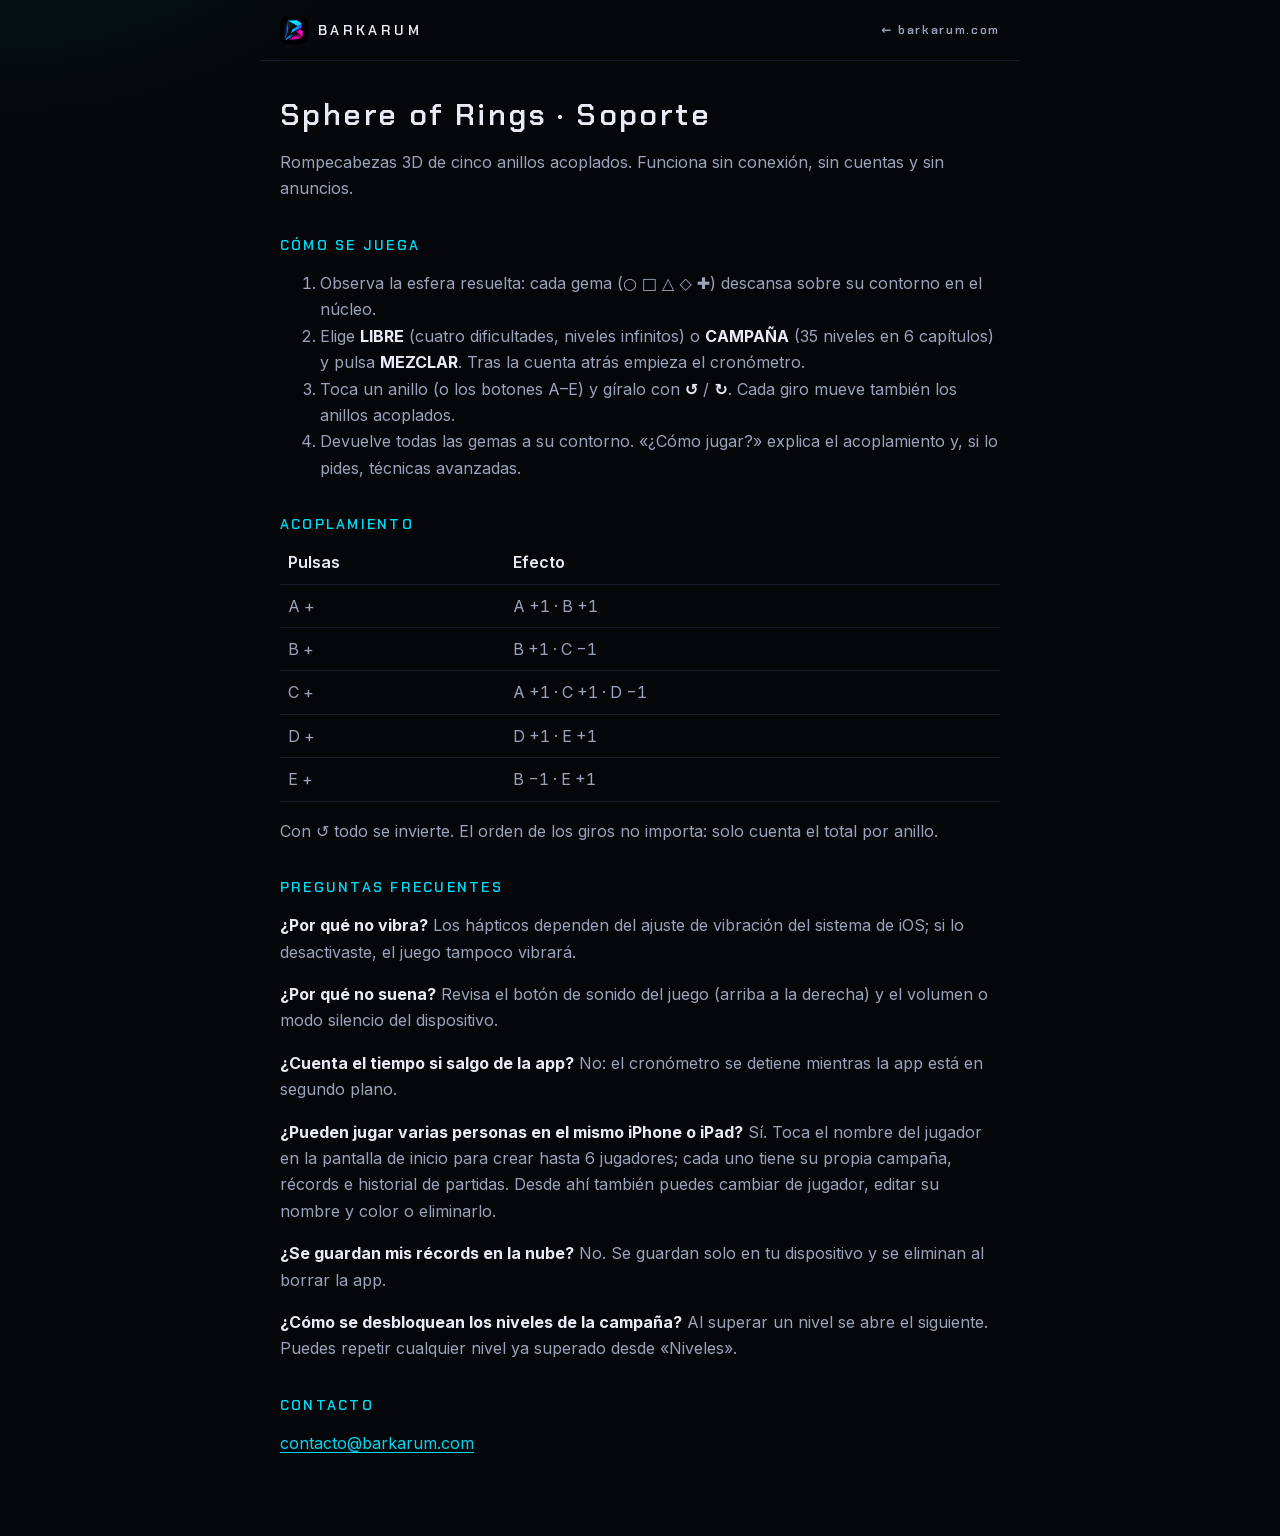
<file: sphere-of-rings/support.html>
<!doctype html>
<html lang="es">
<head>
<meta charset="utf-8">
<meta name="viewport" content="width=device-width, initial-scale=1">
<title>Sphere of Rings — Soporte</title>
<link rel="icon" href="../img/favicon-32.png" sizes="32x32" type="image/png">
<link rel="apple-touch-icon" href="../img/apple-touch-icon.png">
<link rel="stylesheet" href="../css/legal.css">
</head>
<body>
<header class="bar">
  <a href="../index.html" aria-label="Barkarum Project Studio"><img src="../img/apple-touch-icon.png" alt="" width="28" height="28">BARKARUM</a>
  <a class="back" href="../index.html#sphere-of-rings">← barkarum.com</a>
</header>
<main>
  <h1>Sphere of Rings · Soporte</h1>
  <p>Rompecabezas 3D de cinco anillos acoplados. Funciona sin conexión, sin cuentas y sin anuncios.</p>

  <h2>Cómo se juega</h2>
  <ol>
    <li>Observa la esfera resuelta: cada gema (○ □ △ ◇ ✚) descansa sobre su contorno en el núcleo.</li>
    <li>Elige <b>LIBRE</b> (cuatro dificultades, niveles infinitos) o <b>CAMPAÑA</b> (35 niveles en 6 capítulos) y pulsa <b>MEZCLAR</b>. Tras la cuenta atrás empieza el cronómetro.</li>
    <li>Toca un anillo (o los botones A–E) y gíralo con <b>↺</b> / <b>↻</b>. Cada giro mueve también los anillos acoplados.</li>
    <li>Devuelve todas las gemas a su contorno. «¿Cómo jugar?» explica el acoplamiento y, si lo pides, técnicas avanzadas.</li>
  </ol>

  <h2>Acoplamiento</h2>
  <table>
    <tr><th>Pulsas</th><th>Efecto</th></tr>
    <tr><td>A +</td><td>A +1 · B +1</td></tr>
    <tr><td>B +</td><td>B +1 · C −1</td></tr>
    <tr><td>C +</td><td>A +1 · C +1 · D −1</td></tr>
    <tr><td>D +</td><td>D +1 · E +1</td></tr>
    <tr><td>E +</td><td>B −1 · E +1</td></tr>
  </table>
  <p>Con ↺ todo se invierte. El orden de los giros no importa: solo cuenta el total por anillo.</p>

  <h2>Preguntas frecuentes</h2>
  <p><b>¿Por qué no vibra?</b> Los hápticos dependen del ajuste de vibración del sistema de iOS; si lo desactivaste, el juego tampoco vibrará.</p>
  <p><b>¿Por qué no suena?</b> Revisa el botón de sonido del juego (arriba a la derecha) y el volumen o modo silencio del dispositivo.</p>
  <p><b>¿Cuenta el tiempo si salgo de la app?</b> No: el cronómetro se detiene mientras la app está en segundo plano.</p>
  <p><b>¿Pueden jugar varias personas en el mismo iPhone o iPad?</b> Sí. Toca el nombre del jugador en la pantalla de inicio para crear hasta 6 jugadores; cada uno tiene su propia campaña, récords e historial de partidas. Desde ahí también puedes cambiar de jugador, editar su nombre y color o eliminarlo.</p>
  <p><b>¿Se guardan mis récords en la nube?</b> No. Se guardan solo en tu dispositivo y se eliminan al borrar la app.</p>
  <p><b>¿Cómo se desbloquean los niveles de la campaña?</b> Al superar un nivel se abre el siguiente. Puedes repetir cualquier nivel ya superado desde «Niveles».</p>

  <h2>Contacto</h2>
  <p><a href="mailto:contacto@barkarum.com">contacto@barkarum.com</a></p>
</main>
</body>
</html>
</file>
<file: css/styles.css>
/* Barkarum Project Studio: colores medidos del logo, fondo de ciudad nocturna. */

@font-face { font-family: "Chakra Petch"; src: url("../fonts/chakra-petch-500.woff2") format("woff2"); font-weight: 500; font-display: swap; }
@font-face { font-family: "Chakra Petch"; src: url("../fonts/chakra-petch-600.woff2") format("woff2"); font-weight: 600; font-display: swap; }
@font-face { font-family: "Chakra Petch"; src: url("../fonts/chakra-petch-700.woff2") format("woff2"); font-weight: 700; font-display: swap; }
@font-face { font-family: "Inter"; src: url("../fonts/inter-var.woff2") format("woff2"); font-weight: 100 900; font-display: swap; }

:root {
  --bg: #05060A;
  --bg-2: #0A0C14;
  --panel: rgba(255, 255, 255, .025);
  --line: rgba(140, 170, 255, .14);
  --text: #E8ECF6;
  --muted: #9AA4BA;
  --cyan: #00D8F0;
  --blue: #00A8F0;
  --magenta: #D800A8;
  --pink: #F000C0;
  --violet: #8B5CF6;
  --violet-soft: #C4B5FD;
  --gold: #E7B65A;
  --display: "Chakra Petch", "Arial Narrow", system-ui, sans-serif;
  --body: "Inter", system-ui, -apple-system, "Segoe UI", sans-serif;
  --radius: 14px;
  --wrap: 1200px;
  --gutter: clamp(16px, 4vw, 40px);
  color-scheme: dark;
}

*, *::before, *::after { box-sizing: border-box; }
html { scroll-behavior: smooth; scroll-padding-top: 76px; -webkit-text-size-adjust: 100%; }
body {
  margin: 0;
  background: var(--bg);
  color: var(--text);
  font: 400 17px/1.65 var(--body);
  overflow-x: hidden;
}
/* Neblina de neón y cuadrícula fijas detrás de todo el contenido. */
body::before {
  content: "";
  position: fixed;
  inset: 0;
  z-index: -2;
  background:
    radial-gradient(60vmax 40vmax at 10% -10%, rgba(0, 216, 240, .12), transparent 60%),
    radial-gradient(55vmax 45vmax at 100% 110%, rgba(216, 0, 168, .13), transparent 60%),
    var(--bg);
}
body::after {
  content: "";
  position: fixed;
  inset: 0;
  z-index: -1;
  pointer-events: none;
  background-image:
    linear-gradient(rgba(140, 170, 255, .045) 1px, transparent 1px),
    linear-gradient(90deg, rgba(140, 170, 255, .045) 1px, transparent 1px);
  background-size: 56px 56px;
  -webkit-mask-image: radial-gradient(ellipse at 50% 30%, #000 20%, transparent 75%);
  mask-image: radial-gradient(ellipse at 50% 30%, #000 20%, transparent 75%);
}

img, svg { display: block; max-width: 100%; }
img { height: auto; }
a { color: var(--cyan); text-decoration-thickness: 1px; text-underline-offset: 3px; }
a:hover { color: #fff; }
:focus-visible { outline: 2px solid var(--cyan); outline-offset: 3px; border-radius: 4px; }
p { margin: 0 0 1em; }
h2, h3, h4 { font-family: var(--display); font-weight: 700; line-height: 1.1; margin: 0; text-wrap: balance; }
h2 { font-size: clamp(30px, 4.6vw, 52px); letter-spacing: .01em; margin-bottom: .6em; }
h3 { font-size: clamp(26px, 3.4vw, 40px); letter-spacing: .02em; text-transform: uppercase; }
h4 { font-size: 15px; font-weight: 600; letter-spacing: .18em; text-transform: uppercase; color: var(--cyan); margin-bottom: 14px; }

.sr-only { position: absolute; width: 1px; height: 1px; padding: 0; margin: -1px; overflow: hidden; clip: rect(0 0 0 0); white-space: nowrap; border: 0; }
.skip { position: absolute; left: 12px; top: -60px; z-index: 100; background: var(--cyan); color: var(--bg); padding: 8px 14px; border-radius: 6px; font-weight: 600; }
.skip:focus { top: 12px; color: var(--bg); }

.wrap { width: min(var(--wrap), 100% - 2 * var(--gutter)); margin-inline: auto; }
.section { padding-block: clamp(72px, 10vw, 140px); }

.eyebrow {
  display: flex;
  align-items: center;
  gap: 10px;
  font: 600 13px/1 var(--display);
  letter-spacing: .24em;
  text-transform: uppercase;
  color: var(--muted);
  margin-bottom: 18px;
}
.eyebrow span:first-child { color: var(--cyan); }
.eyebrow::before { content: ""; width: 28px; height: 1px; background: linear-gradient(90deg, var(--cyan), var(--pink)); }

/* Botones */
.btn {
  display: inline-flex;
  align-items: center;
  justify-content: center;
  gap: 10px;
  min-height: 48px;
  padding: 12px 24px;
  border-radius: 999px;
  font: 600 15px/1 var(--display);
  letter-spacing: .14em;
  text-transform: uppercase;
  text-decoration: none;
  transition: box-shadow .25s, transform .25s, background-color .25s, color .25s;
}
.btn .ico { width: 16px; height: 16px; fill: currentColor; flex: none; }
.btn-primary {
  color: var(--bg);
  background: linear-gradient(90deg, var(--cyan), var(--blue) 45%, var(--pink));
  box-shadow: 0 0 24px rgba(0, 216, 240, .35);
}
.btn-primary:hover { color: var(--bg); box-shadow: 0 0 36px rgba(240, 0, 192, .45); transform: translateY(-1px); }
.btn-ghost {
  color: var(--text);
  border: 1px solid rgba(0, 216, 240, .55);
  background: rgba(0, 216, 240, .06);
}
.btn-handle { text-transform: none; letter-spacing: .06em; }
.btn-ghost:hover { color: #fff; border-color: var(--cyan); box-shadow: 0 0 24px rgba(0, 216, 240, .3); }

/* Barra superior */
.topbar {
  position: fixed;
  inset: 0 0 auto;
  z-index: 50;
  display: flex;
  align-items: center;
  gap: 24px;
  height: 64px;
  padding: 0 var(--gutter);
  padding-top: env(safe-area-inset-top, 0px);
  transition: background-color .3s, border-color .3s;
  border-bottom: 1px solid transparent;
}
.topbar.scrolled {
  background: rgba(5, 6, 10, .78);
  -webkit-backdrop-filter: blur(14px);
  backdrop-filter: blur(14px);
  border-bottom-color: var(--line);
}
.brand { display: flex; align-items: center; gap: 10px; color: var(--text); text-decoration: none; font: 700 16px/1 var(--display); letter-spacing: .3em; }
.brand img { width: 32px; height: 32px; border-radius: 8px; }
.nav { display: flex; align-items: center; gap: 28px; margin-left: auto; }
.nav a { color: var(--muted); text-decoration: none; font: 500 14px/1 var(--display); letter-spacing: .16em; text-transform: uppercase; padding: 8px 0; }
.nav a:hover { color: var(--text); }
.topbar-tools { display: flex; align-items: center; gap: 10px; }
.lang { display: flex; border: 1px solid var(--line); border-radius: 999px; padding: 3px; }
.lang button {
  appearance: none;
  border: 0;
  background: transparent;
  color: var(--muted);
  font: 600 12px/1 var(--display);
  letter-spacing: .12em;
  padding: 7px 10px;
  min-width: 40px;
  min-height: 30px;
  border-radius: 999px;
  cursor: pointer;
}
.lang button[aria-pressed="true"] { background: rgba(0, 216, 240, .16); color: var(--cyan); }
.menu-btn {
  display: none;
  appearance: none;
  border: 1px solid var(--line);
  background: transparent;
  color: var(--text);
  font: 600 12px/1 var(--display);
  letter-spacing: .16em;
  text-transform: uppercase;
  padding: 10px 14px;
  min-height: 38px;
  border-radius: 999px;
  cursor: pointer;
}

/* Portada */
.hero {
  position: relative;
  min-height: 100vh;
  min-height: 100svh;
  display: grid;
  place-items: center;
  padding: 96px var(--gutter) 72px;
  overflow: hidden;
}
.hero-glow {
  position: absolute;
  inset: 50% auto auto 50%;
  width: min(900px, 140vw);
  aspect-ratio: 1;
  transform: translate(-50%, -58%);
  background:
    radial-gradient(closest-side at 42% 45%, rgba(0, 216, 240, .22), transparent 70%),
    radial-gradient(closest-side at 58% 58%, rgba(240, 0, 192, .2), transparent 70%);
  filter: blur(10px);
  z-index: -1;
  animation: breathe 7s ease-in-out infinite;
}
.hero-grid {
  position: absolute;
  left: -50%;
  right: -50%;
  bottom: -2px;
  height: 42%;
  z-index: -1;
  background-image:
    linear-gradient(rgba(240, 0, 192, .38) 1px, transparent 1px),
    linear-gradient(90deg, rgba(0, 216, 240, .3) 1px, transparent 1px);
  background-size: 64px 64px;
  transform: perspective(420px) rotateX(62deg);
  transform-origin: 50% 100%;
  -webkit-mask-image: linear-gradient(to top, #000 10%, transparent 90%);
  mask-image: linear-gradient(to top, #000 10%, transparent 90%);
  opacity: .55;
}
.hero-inner { text-align: center; display: grid; justify-items: center; }
.hero-logo {
  width: min(560px, 86vw);
  height: auto;
  mix-blend-mode: screen; /* el fondo negro del logo desaparece */
  margin-bottom: 8px;
}
.hero-tagline { max-width: 34em; font-size: clamp(17px, 2vw, 20px); color: #C9D1E3; margin-bottom: 30px; text-wrap: balance; }
.hero-cta { display: flex; flex-wrap: wrap; justify-content: center; gap: 14px; }
.hero-place { margin: 30px 0 0; font: 500 12px/1 var(--display); letter-spacing: .3em; text-transform: uppercase; color: var(--muted); }

@keyframes breathe { 50% { opacity: .7; transform: translate(-50%, -58%) scale(1.05); } }

/* Estudio */
.studio { display: grid; grid-template-columns: 1fr 1.1fr; gap: clamp(28px, 6vw, 96px); align-items: start; }
.studio h2 { margin-bottom: 0; }
.studio-text { color: #C9D1E3; font-size: 18px; }
.tags { display: flex; flex-wrap: wrap; gap: 10px; list-style: none; margin: 26px 0 0; padding: 0; }
.tags li {
  font: 600 13px/1 var(--display);
  letter-spacing: .16em;
  text-transform: uppercase;
  padding: 10px 14px;
  border: 1px solid var(--line);
  border-radius: 999px;
  background: var(--panel);
}
.tags li:nth-child(1) { color: var(--pink); border-color: rgba(240, 0, 192, .35); }
.tags li:nth-child(2) { color: var(--violet-soft); border-color: rgba(139, 92, 246, .4); }
.tags li:nth-child(3) { color: var(--cyan); border-color: rgba(0, 216, 240, .35); }

/* Etiquetas sobre imágenes */
.chip {
  display: inline-flex;
  align-items: center;
  font: 600 11px/1 var(--display);
  letter-spacing: .14em;
  text-transform: uppercase;
  padding: 7px 10px;
  border-radius: 999px;
  background: rgba(5, 6, 10, .72);
  -webkit-backdrop-filter: blur(6px);
  backdrop-filter: blur(6px);
  border: 1px solid rgba(255, 255, 255, .16);
  color: var(--text);
  white-space: nowrap;
}
.chip-status { color: var(--cyan); border-color: rgba(0, 216, 240, .45); }
.chip-status::before { content: ""; width: 6px; height: 6px; border-radius: 50%; background: var(--cyan); box-shadow: 0 0 8px var(--cyan); margin-right: 8px; }
.chip-art, .chip-shot { color: #D7DCEA; }

.genre { font: 600 13px/1.3 var(--display); letter-spacing: .2em; text-transform: uppercase; color: var(--muted); margin-bottom: 10px; }
.tagline { font: 500 clamp(18px, 2vw, 22px)/1.35 var(--display); color: var(--text); margin: 12px 0 18px; }

/* Barkarum Project, destacado */
.feature {
  margin-top: clamp(28px, 4vw, 48px);
  border: 1px solid rgba(240, 0, 192, .28);
  border-radius: calc(var(--radius) + 6px);
  background: linear-gradient(180deg, rgba(216, 0, 168, .07), rgba(10, 12, 20, .6) 40%);
  box-shadow: 0 0 60px rgba(216, 0, 168, .12);
  overflow: hidden;
}
.feature-media { position: relative; aspect-ratio: 16 / 8; background: var(--bg-2); }
.feature-media img { width: 100%; height: 100%; object-fit: cover; object-position: 40% 45%; }
.feature-media::after {
  content: "";
  position: absolute;
  inset: 0;
  background: linear-gradient(180deg, rgba(5, 6, 10, .25) 0%, transparent 30%, rgba(5, 6, 10, .55) 62%, rgba(10, 8, 18, .97) 100%);
}
.feature-media .chip { position: absolute; z-index: 1; top: 18px; }
.feature-media .chip-status { left: 18px; }
.feature-media .chip-art { right: 18px; }
.feature-title { position: absolute; z-index: 1; left: clamp(20px, 4vw, 48px); right: clamp(20px, 4vw, 48px); bottom: clamp(18px, 3vw, 36px); }
.feature-title h3 {
  font-size: clamp(34px, 6.4vw, 78px);
  letter-spacing: .04em;
  background: linear-gradient(90deg, #fff, #FFC2F1 55%, var(--pink));
  -webkit-background-clip: text;
  background-clip: text;
  color: transparent;
  filter: drop-shadow(0 0 18px rgba(240, 0, 192, .45));
}
.feature-title .tagline { margin-bottom: 0; color: #F4D9EE; }
.feature-title .genre { color: #E7B8DC; }

.feature-body {
  display: grid;
  grid-template-columns: 1.05fr 1fr;
  gap: clamp(28px, 5vw, 72px);
  padding: clamp(24px, 4vw, 48px);
}
.feature-body h4 { color: var(--pink); }
.feature-story p { color: #C9D1E3; }
.facts { margin: 26px 0 0; display: grid; gap: 0; border-top: 1px solid var(--line); }
.facts div { display: grid; grid-template-columns: 170px 1fr; gap: 4px 18px; padding: 12px 0; border-bottom: 1px solid var(--line); }
.facts dt { font: 600 12px/1.6 var(--display); letter-spacing: .16em; text-transform: uppercase; color: var(--muted); }
.facts dd { margin: 0; color: var(--text); }

.features { list-style: none; margin: 0; padding: 0; display: grid; gap: 14px; }
.features li {
  position: relative;
  padding: 14px 16px 14px 46px;
  border: 1px solid var(--line);
  border-radius: var(--radius);
  background: var(--panel);
  color: #C9D1E3;
}
.features li::before {
  content: "";
  position: absolute;
  left: 18px;
  top: 21px;
  width: 10px;
  height: 10px;
  transform: rotate(45deg);
  border: 2px solid var(--pink);
  box-shadow: 0 0 10px rgba(240, 0, 192, .6);
}
.features strong { display: block; font: 600 16px/1.3 var(--display); letter-spacing: .06em; color: var(--text); margin-bottom: 2px; }

.gallery {
  display: grid;
  grid-template-columns: repeat(4, minmax(0, 1fr));
  gap: 14px;
  padding: 0 clamp(24px, 4vw, 48px);
}
.gallery figure { margin: 0; }
.gallery img { width: 100%; aspect-ratio: 16 / 9; object-fit: cover; border-radius: 10px; border: 1px solid var(--line); background: var(--bg-2); }
.gallery figcaption { display: flex; flex-wrap: wrap; align-items: center; justify-content: space-between; gap: 6px 10px; margin-top: 10px; font-size: 14px; color: var(--muted); }
.gallery .chip { padding: 5px 8px; font-size: 10px; }
.note { font-size: 14px; color: var(--muted); padding: 18px clamp(24px, 4vw, 48px) clamp(24px, 4vw, 40px); margin: 0; }

/* Tarjetas de NEXUS y Sphere of Rings */
.cards { display: grid; grid-template-columns: repeat(2, minmax(0, 1fr)); gap: clamp(18px, 2.4vw, 28px); margin-top: clamp(18px, 2.4vw, 28px); }
.card {
  display: flex;
  flex-direction: column;
  border: 1px solid var(--line);
  border-radius: calc(var(--radius) + 6px);
  background: rgba(10, 12, 20, .7);
  overflow: hidden;
}
.card-visual { position: relative; aspect-ratio: 16 / 10; overflow: hidden; background: var(--bg-2); }
.card-visual .chip { position: absolute; top: 16px; z-index: 2; }
.card-visual .chip-status { left: 16px; }
.card-visual .chip-shot { right: 16px; }
.card-body { padding: clamp(22px, 3vw, 36px); display: flex; flex-direction: column; flex: 1; }
.card-body > p:not(.genre):not(.tagline):not(.legal-links) { color: #C9D1E3; }
.card h3 span { display: block; font-size: .5em; letter-spacing: .16em; margin-top: 6px; }

.card-nexus { border-color: rgba(139, 92, 246, .35); box-shadow: 0 0 50px rgba(139, 92, 246, .1); }
.card-nexus h3 { color: #fff; }
.card-nexus h3 span { color: var(--violet-soft); }
.card-nexus h4 { color: var(--violet-soft); margin-top: 8px; }
.nexus-visual { background: radial-gradient(ellipse at 50% 60%, #1A1033, var(--bg-2) 70%); }
.nexus-visual img { width: 100%; height: 100%; object-fit: cover; object-position: 62% 50%; }
.nexus-visual svg { position: absolute; inset: 0; width: 100%; height: 100%; }
.nexus-word {
  position: absolute;
  inset: 0;
  display: grid;
  place-items: center;
  font: 700 clamp(56px, 9vw, 108px)/1 var(--display);
  letter-spacing: .18em;
  padding-left: .18em;
  color: transparent;
  -webkit-text-stroke: 1.5px var(--violet-soft);
  text-shadow: 0 0 30px rgba(139, 92, 246, .55);
}
.nx-core { filter: drop-shadow(0 0 10px #00D8F0); animation: pulse 3.2s ease-in-out infinite; transform-origin: 200px 125px; }
.nx-link { stroke-dasharray: 6 6; animation: flow 2.4s linear infinite; }
@keyframes pulse { 50% { transform: scale(1.25); opacity: .75; } }
@keyframes flow { to { stroke-dashoffset: -24; } }

.bodies { list-style: none; margin: 0; padding: 0; display: grid; gap: 10px; }
.bodies li {
  display: grid;
  grid-template-columns: 36px auto;
  grid-template-rows: auto auto;
  column-gap: 14px;
  align-items: center;
  padding: 12px 14px;
  border: 1px solid rgba(139, 92, 246, .25);
  border-radius: 12px;
  background: rgba(139, 92, 246, .05);
}
.bodies svg { grid-row: 1 / 3; width: 32px; height: 32px; fill: none; stroke: var(--violet-soft); stroke-width: 1.6; stroke-linecap: round; stroke-linejoin: round; }
.bodies strong { font: 700 15px/1.2 var(--display); letter-spacing: .2em; color: #fff; }
.bodies span { font-size: 15px; color: #C9D1E3; line-height: 1.45; }

.card-sphere { border-color: rgba(0, 216, 240, .3); box-shadow: 0 0 50px rgba(0, 216, 240, .08); }
.sphere-visual { background: radial-gradient(ellipse at 50% 55%, #0D1A2A, var(--bg-2) 70%); }
.sphere-visual img { width: 100%; height: 100%; object-fit: cover; object-position: 50% 46%; }
.sor-head { display: flex; align-items: center; gap: 16px; }
.sor-icon { width: 64px; height: 64px; border-radius: 15px; border: 1px solid var(--line); box-shadow: 0 0 22px rgba(0, 216, 240, .25); flex: none; }
.card-sphere h3 { color: #fff; }
.card-sphere h3 span { color: var(--gold); }
.mini-facts { list-style: none; margin: 4px 0 18px; padding: 0; display: grid; gap: 8px; }
.mini-facts li { position: relative; padding-left: 22px; color: #C9D1E3; font-size: 16px; }
.mini-facts li::before { content: ""; position: absolute; left: 2px; top: .62em; width: 8px; height: 8px; border-radius: 50%; border: 2px solid var(--gold); }
.legal-links { margin: auto 0 0; padding-top: 14px; border-top: 1px solid var(--line); display: flex; gap: 20px; font: 600 13px/1 var(--display); letter-spacing: .16em; text-transform: uppercase; }
.legal-links a { color: var(--muted); text-decoration: none; padding: 6px 0; }
.legal-links a:hover { color: var(--cyan); }
.card-more { margin-top: 22px; }
.card-more a { color: var(--violet-soft); }

/* Novedades y contacto */
.panels { display: grid; grid-template-columns: repeat(2, minmax(0, 1fr)); gap: clamp(18px, 2.4vw, 28px); }
.panel {
  padding: clamp(26px, 4vw, 52px);
  border: 1px solid var(--line);
  border-radius: calc(var(--radius) + 6px);
  background: rgba(10, 12, 20, .7);
}
.panel h2 { font-size: clamp(28px, 3.4vw, 40px); }
.panel p { color: #C9D1E3; }
.panel-contact { border-color: rgba(240, 0, 192, .3); background: linear-gradient(160deg, rgba(216, 0, 168, .1), rgba(10, 12, 20, .7) 55%); }
.mail {
  display: inline-block;
  margin-top: 6px;
  font: 600 clamp(20px, 2.8vw, 30px)/1.2 var(--display);
  letter-spacing: .02em;
  color: #fff;
  text-decoration: none;
  overflow-wrap: anywhere;
  border-bottom: 2px solid var(--pink);
  padding-bottom: 4px;
  text-shadow: 0 0 18px rgba(240, 0, 192, .5);
}
.mail:hover { color: var(--cyan); border-color: var(--cyan); text-shadow: 0 0 18px rgba(0, 216, 240, .5); }

/* Pie */
.footer { border-top: 1px solid var(--line); padding: 28px 0 calc(28px + env(safe-area-inset-bottom, 0px)); font-size: 14px; color: var(--muted); }
.footer-inner { display: flex; flex-wrap: wrap; justify-content: space-between; gap: 10px 24px; }
.footer p { margin: 0; }
.footer-links { display: flex; flex-wrap: wrap; gap: 8px 20px; }
.footer a { color: var(--muted); text-decoration: none; }
.footer a:hover { color: var(--cyan); }

/* Menú común: Juegos (desplegable), Bandas sonoras, Contacto y Demo gratis */
.nav-global { display: flex; align-items: center; gap: 26px; }
.nav-games { position: relative; }
.nav-games-btn { appearance: none; display: inline-flex; align-items: center; gap: 8px; padding: 8px 0; border: 0; background: none; color: var(--muted); font: 500 14px/1 var(--display); letter-spacing: .16em; text-transform: uppercase; cursor: pointer; }
.nav-games-btn::after { content: ""; width: 6px; height: 6px; border-right: 1.5px solid currentColor; border-bottom: 1.5px solid currentColor; transform: translateY(-2px) rotate(45deg); }
.nav-games-btn:hover, .nav-games:focus-within .nav-games-btn { color: var(--text); }
.nav-games-menu { position: absolute; top: calc(100% + 12px); left: 50%; z-index: 60; display: none; min-width: 300px; padding: 8px; transform: translateX(-50%); background: rgba(8, 10, 20, .97); border: 1px solid var(--line); border-radius: 14px; box-shadow: 0 24px 60px rgba(0, 0, 0, .55), 0 0 30px rgba(0, 216, 240, .1); }
.nav-games-menu::before { content: ""; position: absolute; left: 0; right: 0; top: -14px; height: 14px; }
.nav-games:hover .nav-games-menu, .nav-games:focus-within .nav-games-menu { display: grid; gap: 2px; }
.nav .nav-games-menu a { display: grid; gap: 4px; padding: 12px 14px; border-radius: 10px; text-transform: none; letter-spacing: 0; }
.nav-games-menu strong { font: 700 15px/1.1 var(--display); letter-spacing: .08em; text-transform: uppercase; color: #fff; }
.nav-games-menu span { font: 500 13px/1.3 var(--body); color: var(--muted); }
.nav .nav-games-menu a:hover, .nav .nav-games-menu a[aria-current="page"] { background: rgba(0, 216, 240, .09); }
.nav .nav-demo { padding: 10px 16px; border-radius: 999px; color: #fff; font-weight: 600; letter-spacing: .12em; background: linear-gradient(90deg, var(--magenta), #D900AD 55%, #8452F5); box-shadow: 0 0 20px rgba(240, 0, 192, .4); white-space: nowrap; }
.nav .nav-demo:hover { color: #fff; box-shadow: 0 0 32px rgba(240, 0, 192, .65); }
/* Segunda barra en las páginas largas: las secciones de esa página */
.nav-page { position: absolute; top: 100%; left: 0; right: 0; display: flex; align-items: center; justify-content: center; gap: 22px; height: 42px; padding: 0 var(--gutter); overflow-x: auto; scrollbar-width: none; background: rgba(5, 6, 10, .74); -webkit-backdrop-filter: blur(12px); backdrop-filter: blur(12px); border-top: 1px solid var(--line); border-bottom: 1px solid var(--line); }
.nav-page::-webkit-scrollbar { display: none; }
.nav .nav-page a { flex: none; padding: 6px 0; font-size: 12px; white-space: nowrap; }
.nav-page-label { flex: none; font: 600 11px/1 var(--display); letter-spacing: .18em; text-transform: uppercase; color: var(--cyan); }
@media (min-width: 761px) {
  html:has(.nav-page) { scroll-padding-top: 118px; }
}
@media (min-width: 761px) and (max-width: 1100px) {
  .nav-global { gap: 18px; }
  .nav-page { justify-content: flex-start; }
}

/* Tableta */
@media (max-width: 1000px) {
  .gallery { grid-template-columns: repeat(2, minmax(0, 1fr)); }
  .feature-body { grid-template-columns: 1fr; }
  .cards, .panels { grid-template-columns: 1fr; }
}

/* Teléfono */
@media (max-width: 760px) {
  .topbar { gap: 12px; }
  .menu-btn { display: inline-flex; }
  .topbar-tools { margin-left: auto; }
  .nav {
    position: absolute;
    top: 100%;
    left: 0;
    right: 0;
    margin: 0;
    flex-direction: column;
    gap: 0;
    padding: 8px var(--gutter) 16px;
    background: rgba(5, 6, 10, .96);
    -webkit-backdrop-filter: blur(14px);
    backdrop-filter: blur(14px);
    border-bottom: 1px solid var(--line);
    display: none;
  }
  .nav.open { display: flex; }
  .nav { align-items: stretch; max-height: calc(100svh - 64px); overflow-y: auto; }
  .nav a { padding: 14px 0; border-bottom: 1px solid var(--line); font-size: 15px; }
  .nav a:last-child { border-bottom: 0; }
  .nav-global { flex-direction: column; align-items: stretch; gap: 0; }
  .nav-games-btn { display: none; }
  .nav-games-menu { position: static; display: grid; min-width: 0; padding: 0; transform: none; background: none; border: 0; box-shadow: none; }
  .nav-games-menu::before { display: none; }
  .nav .nav-games-menu a { padding: 12px 0; border-radius: 0; border-bottom: 1px solid var(--line); }
  .nav .nav-demo { margin: 14px 0 4px; padding: 14px 16px; text-align: center; border-bottom: 0; font-size: 14px; }
  .nav-page { position: static; flex-direction: column; align-items: stretch; gap: 0; height: auto; padding: 0; overflow: visible; background: none; -webkit-backdrop-filter: none; backdrop-filter: none; border: 0; }
  .nav-page-label { padding: 18px 0 6px; }
  .nav .nav-page a { padding: 12px 0; font-size: 14px; }
  .studio { grid-template-columns: 1fr; }
  .feature-media { aspect-ratio: 4 / 5; }
  .feature-media img { object-position: 36% 50%; }
  .feature-media .chip-art { top: auto; bottom: auto; top: 56px; left: 18px; right: auto; }
  .facts div { grid-template-columns: 1fr; }
}
@media (max-width: 560px) {
  .gallery { grid-template-columns: 1fr; }
  .brand span { display: none; }
  .hero-cta .btn { width: 100%; }
  .hero-cta { width: min(100%, 340px); flex-direction: column; }
  .card-visual { aspect-ratio: 4 / 3; }
}

@media (prefers-reduced-motion: reduce) {
  html { scroll-behavior: auto; }
  *, *::before, *::after { animation: none !important; transition: none !important; }
}
</file>
<file: css/holo.css>
/* Lenguaje holográfico de barkarum.com: ambiente de energía, paneles HUD, visor 3D y carrete 3D.
   Se carga después de styles.css. Todo lo animado se apaga con prefers-reduced-motion. */

@property --a { syntax: "<angle>"; inherits: false; initial-value: 0deg; }

/* ---------- Capas de ambiente ---------- */
#energy { position: fixed; inset: 0; z-index: -1; width: 100%; height: 100%; pointer-events: none; }
.fx-noise, .fx-scan { position: fixed; inset: 0; pointer-events: none; z-index: 40; }
.fx-noise {
  opacity: .07;
  mix-blend-mode: overlay;
  background-image: url("data:image/svg+xml;utf8,<svg xmlns='http://www.w3.org/2000/svg' width='180' height='180'><filter id='n'><feTurbulence type='fractalNoise' baseFrequency='.9' numOctaves='2' stitchTiles='stitch'/></filter><rect width='100%' height='100%' filter='url(%23n)'/></svg>");
}
.fx-scan { background: repeating-linear-gradient(180deg, rgba(255, 255, 255, .028) 0 1px, transparent 1px 4px); animation: scan-drift 9s linear infinite; }
@keyframes scan-drift { to { background-position: 0 120px; } }

/* ---------- Botones de acento ---------- */
.btn-violet {
  color: #fff;
  background: linear-gradient(90deg, #6D3FE0, var(--violet) 55%, #00A8F0);
  box-shadow: 0 0 24px rgba(139, 92, 246, .45);
}
.btn-violet:hover { color: #fff; box-shadow: 0 0 36px rgba(0, 216, 240, .4); transform: translateY(-1px); }
.btn-magenta {
  color: #fff;
  background: linear-gradient(90deg, var(--magenta), var(--pink) 55%, #8B5CF6);
  box-shadow: 0 0 24px rgba(240, 0, 192, .45);
}
.btn-magenta:hover { color: #fff; box-shadow: 0 0 36px rgba(240, 0, 192, .6); transform: translateY(-1px); }

/* ---------- Panel holográfico ---------- */
.holo {
  --cut: 18px;
  --edge: var(--cyan);
  --edge2: var(--violet);
  position: relative;
  isolation: isolate;
  clip-path: polygon(var(--cut) 0, 100% 0, 100% calc(100% - var(--cut)), calc(100% - var(--cut)) 100%, 0 100%, 0 var(--cut));
  background:
    radial-gradient(420px circle at var(--mx, 50%) var(--my, 0%), rgba(0, 216, 240, .12), transparent 60%),
    linear-gradient(160deg, rgba(22, 28, 52, .78), rgba(8, 10, 20, .9));
  -webkit-backdrop-filter: blur(10px);
  backdrop-filter: blur(10px);
  transform: perspective(1000px) rotateX(var(--ry, 0deg)) rotateY(var(--rx, 0deg));
  transition: transform .25s ease-out;
}
.holo::before {
  content: "";
  position: absolute;
  inset: 0;
  z-index: -1;
  padding: 1.5px;
  background: conic-gradient(from var(--a), rgba(140, 170, 255, .14) 0 55%, var(--edge) 68%, #fff 71%, var(--edge2) 76%, rgba(140, 170, 255, .14) 88%);
  -webkit-mask: linear-gradient(#000 0 0) content-box, linear-gradient(#000 0 0);
  -webkit-mask-composite: xor;
  mask-composite: exclude;
  animation: plasma-run 5s linear infinite;
  pointer-events: none;
}
@keyframes plasma-run { to { --a: 360deg; } }
.holo::after {
  content: "";
  position: absolute;
  inset: 7px;
  pointer-events: none;
  background:
    linear-gradient(var(--edge), var(--edge)) top right / 18px 2px no-repeat,
    linear-gradient(var(--edge), var(--edge)) top right / 2px 18px no-repeat,
    linear-gradient(var(--edge2), var(--edge2)) bottom left / 18px 2px no-repeat,
    linear-gradient(var(--edge2), var(--edge2)) bottom left / 2px 18px no-repeat;
  filter: drop-shadow(0 0 6px var(--edge));
}
.holo-magenta { --edge: var(--pink); --edge2: var(--magenta); }
.holo-violet { --edge: var(--violet-soft); --edge2: var(--cyan); }
.holo-sheen { position: absolute; inset: 0; pointer-events: none; overflow: hidden; }
.holo-sheen::before {
  content: "";
  position: absolute;
  inset: -50%;
  background: linear-gradient(115deg, transparent 40%, rgba(0, 216, 240, .10) 46%, rgba(240, 0, 192, .10) 50%, rgba(139, 92, 246, .10) 54%, transparent 60%);
  transform: translateX(var(--sheen, -30%));
  transition: transform .4s ease-out;
}
.holo-pad { padding: clamp(20px, 3vw, 32px); }

/* Barrido de escaneo sobre imágenes */
.scanline { position: absolute; inset: 0; pointer-events: none; overflow: hidden; z-index: 1; }
.scanline::before {
  content: "";
  position: absolute;
  left: 0; right: 0; height: 22%;
  background: linear-gradient(180deg, transparent, rgba(0, 216, 240, .14) 80%, rgba(180, 250, 255, .5) 100%);
  border-bottom: 1px solid rgba(180, 250, 255, .7);
  animation: sweep 4.5s cubic-bezier(.5, 0, .5, 1) infinite;
}
@keyframes sweep { 0% { top: -25%; } 70%, 100% { top: 110%; } }

.hud-label {
  position: absolute;
  z-index: 2;
  font: 600 10px/1 var(--display);
  letter-spacing: .22em;
  text-transform: uppercase;
  color: rgba(200, 245, 255, .9);
  text-shadow: 0 0 8px rgba(0, 216, 240, .9);
}
.hud-label::before { content: "▸ "; color: var(--cyan); }

/* Marco HUD para una imagen destacada */
.holo-frame { padding: 10px; }
.holo-frame img { display: block; width: 100%; height: auto; aspect-ratio: 16 / 9; object-fit: cover; clip-path: polygon(12px 0, 100% 0, 100% calc(100% - 12px), calc(100% - 12px) 100%, 0 100%, 0 12px); }
.holo-frame .hud-label.tl { top: 22px; left: 26px; }
.holo-frame .hud-label.br { bottom: 22px; right: 26px; }
.holo-frame .chip { position: absolute; left: 22px; bottom: 20px; z-index: 2; font-size: 10px; padding: 5px 8px; }

/* ---------- Glitch ---------- */
.glitch { position: relative; display: inline-block; }
.glitch::before, .glitch::after { content: attr(data-text); position: absolute; inset: 0; pointer-events: none; }
.glitch::before { color: transparent; -webkit-text-stroke: 2px rgba(0, 216, 240, .9); animation: glitch-a 4.2s steps(1) infinite; }
.glitch::after { color: transparent; -webkit-text-stroke: 2px rgba(240, 0, 192, .9); animation: glitch-b 4.2s steps(1) infinite; }
@keyframes glitch-a {
  0%, 86%, 100% { clip-path: inset(100% 0 0 0); transform: none; }
  87% { clip-path: inset(10% 0 62% 0); transform: translate(-6px, -1px); }
  89% { clip-path: inset(58% 0 18% 0); transform: translate(5px, 1px); }
  91% { clip-path: inset(30% 0 46% 0); transform: translate(-3px, 0); }
}
@keyframes glitch-b {
  0%, 87%, 100% { clip-path: inset(100% 0 0 0); transform: none; }
  88% { clip-path: inset(66% 0 8% 0); transform: translate(6px, 1px); }
  90% { clip-path: inset(18% 0 60% 0); transform: translate(-5px, -1px); }
  92% { clip-path: inset(44% 0 34% 0); transform: translate(3px, 0); }
}

/* ---------- Aparición al desplazarse ---------- */
.reveal { opacity: 0; transform: translateY(28px); filter: blur(6px); transition: opacity .8s ease, transform .8s cubic-bezier(.2, .8, .2, 1), filter .8s ease; }
.reveal.in { opacity: 1; transform: none; filter: none; }
.no-js .reveal { opacity: 1; transform: none; filter: none; }

/* ---------- Visor 3D de personajes ---------- */
.stage-wrap { display: grid; grid-template-columns: 250px minmax(0, 1fr) 300px; gap: clamp(16px, 2.4vw, 32px); align-items: center; margin-top: 32px; }
.body-tabs { display: grid; gap: 12px; }
.body-tab { appearance: none; border: 0; margin: 0; font: inherit; text-align: left; width: 100%; cursor: pointer; display: block; padding: 16px 18px; color: var(--muted); }
.body-tab strong { display: block; font: 700 20px/1.1 var(--display); letter-spacing: .2em; color: #fff; }
.body-tab span { font: 600 11px/1 var(--display); letter-spacing: .2em; text-transform: uppercase; color: var(--cyan); }
.body-tab[aria-selected="true"] { --edge: var(--pink); }
.body-tab[aria-selected="true"]::before { animation-duration: 2.4s; }
.body-tab:focus-visible { outline: 2px solid var(--cyan); outline-offset: 4px; }
.stage { position: relative; height: min(68vh, 600px); }
.stage model-viewer { position: absolute; inset: 0 0 6% 0; width: 100%; height: 94%; background: transparent; --poster-color: transparent; --progress-bar-color: var(--cyan); --progress-bar-height: 2px; }
.stage-base {
  position: absolute;
  left: 50%; bottom: 2%;
  width: min(78%, 420px);
  aspect-ratio: 4 / 1;
  transform: translateX(-50%);
  border-radius: 50%;
  background: radial-gradient(closest-side, rgba(0, 216, 240, .55), rgba(139, 92, 246, .25) 55%, transparent 72%);
  filter: blur(2px);
}
.stage-base::before, .stage-base::after { content: ""; position: absolute; inset: 8%; border-radius: 50%; border: 2px dashed rgba(180, 250, 255, .55); animation: ring-spin 14s linear infinite; }
.stage-base::after { inset: 24%; border-style: solid; border-color: rgba(240, 0, 192, .45); animation-direction: reverse; animation-duration: 9s; }
@keyframes ring-spin { to { transform: rotate(360deg); } }
.stage-beam {
  position: absolute;
  left: 50%; bottom: 8%;
  width: min(60%, 320px);
  height: 86%;
  transform: translateX(-50%);
  background: linear-gradient(0deg, rgba(0, 216, 240, .16), transparent 60%);
  clip-path: polygon(34% 100%, 66% 100%, 92% 0, 8% 0);
  -webkit-mask-image: radial-gradient(60% 90% at 50% 100%, #000 30%, transparent 75%);
  mask-image: radial-gradient(60% 90% at 50% 100%, #000 30%, transparent 75%);
  pointer-events: none;
  animation: beam 3.2s ease-in-out infinite;
}
@keyframes beam { 50% { opacity: .55; } }
.stage-hint { position: absolute; left: 0; right: 0; bottom: -6px; margin: 0; text-align: center; font: 600 11px/1 var(--display); letter-spacing: .2em; text-transform: uppercase; color: var(--muted); }
.body-info { padding: 22px 22px 24px; }
.body-info .role { font: 600 12px/1 var(--display); letter-spacing: .2em; text-transform: uppercase; color: var(--cyan); }
.body-info h3 { font: 700 30px/1 var(--display); letter-spacing: .18em; margin: 6px 0 10px; }
.body-info p { color: #C9D1E3; margin: 0; }
.body-info .chip { margin-top: 16px; font-size: 10px; padding: 5px 8px; }

/* ---------- Armas en 3D ---------- */
.weapons { display: grid; grid-template-columns: repeat(3, minmax(0, 1fr)); gap: clamp(14px, 2vw, 24px); margin-top: 32px; }
.weapon { padding: 0 0 20px; }
.weapon model-viewer { width: 100%; height: 240px; background: radial-gradient(closest-side, rgba(139, 92, 246, .25), transparent 75%); --poster-color: transparent; --progress-bar-color: var(--cyan); --progress-bar-height: 2px; }
.weapon h3 { font: 700 18px/1.2 var(--display); letter-spacing: .08em; margin: 0 20px 4px; text-transform: none; }
.weapon p { margin: 0 20px; color: var(--muted); font-size: 15px; }
.weapon .tag { display: inline-block; margin: 12px 20px 0; font: 600 10px/1 var(--display); letter-spacing: .16em; text-transform: uppercase; color: var(--cyan); }

/* ---------- Carrete 3D ---------- */
.reel { position: relative; height: 240vh; }
.reel-sticky { position: sticky; top: 0; height: 100vh; height: 100svh; overflow: hidden; display: grid; grid-template-rows: auto 1fr auto; padding: 88px 0 34px; }
.reel-scene { position: relative; perspective: 1500px; perspective-origin: 50% 40%; }
.reel-ring { position: absolute; left: 50%; top: 46%; width: 0; height: 0; transform-style: preserve-3d; }
.reel-card {
  position: absolute;
  margin: 0;
  width: var(--cw, 440px);
  aspect-ratio: 16 / 9;
  left: calc(var(--cw, 440px) / -2);
  top: calc(var(--cw, 440px) * -9 / 32);
  transform-style: preserve-3d;
  backface-visibility: hidden;
  cursor: zoom-in;
  -webkit-box-reflect: below 10px linear-gradient(transparent 62%, rgba(255, 255, 255, .22));
  transition: filter .2s linear;
}
.reel-card .holo { height: 100%; padding: 6px; --cut: 14px; }
.reel-card img { display: block; width: 100%; height: 100%; object-fit: cover; clip-path: polygon(10px 0, 100% 0, 100% calc(100% - 10px), calc(100% - 10px) 100%, 0 100%, 0 10px); }
.reel-card:focus-visible { outline: 2px solid var(--cyan); outline-offset: 4px; }
.reel-caption { text-align: center; min-height: 54px; }
.reel-caption strong { display: block; font: 700 22px/1.2 var(--display); letter-spacing: .06em; }
.reel-caption span { font: 600 11px/1 var(--display); letter-spacing: .2em; text-transform: uppercase; color: var(--cyan); }
.reel-progress { position: absolute; left: 50%; bottom: 18px; width: min(320px, 60vw); height: 2px; transform: translateX(-50%); background: rgba(255, 255, 255, .1); }
.reel-progress i { display: block; height: 100%; width: var(--p, 0%); background: linear-gradient(90deg, var(--cyan), var(--pink)); box-shadow: 0 0 10px var(--cyan); }
/* Sin animación o sin JavaScript: cuadrícula normal */
.reel.reel-static { height: auto; }
.reel-static .reel-sticky { position: static; height: auto; overflow: visible; display: block; padding: 0; }
.reel-static .reel-scene { perspective: none; }
.reel-static .reel-ring { position: static; width: auto; height: auto; display: grid; grid-template-columns: repeat(auto-fill, minmax(240px, 1fr)); gap: 16px; transform: none !important; margin-top: 28px; }
.reel-static .reel-card { position: static; width: auto; transform: none !important; filter: none !important; -webkit-box-reflect: unset; }
.reel-static .reel-caption, .reel-static .reel-progress { display: none; }

dialog.lightbox { padding: 0; border: 0; background: transparent; max-width: min(1200px, 94vw); }
dialog.lightbox::backdrop { background: rgba(3, 4, 8, .86); -webkit-backdrop-filter: blur(6px); backdrop-filter: blur(6px); }
dialog.lightbox .holo { padding: 8px; }
dialog.lightbox img { display: block; width: 100%; height: auto; }
dialog.lightbox p { margin: 10px 4px 2px; color: #C9D1E3; font-size: 15px; }
dialog.lightbox button { position: absolute; top: 14px; right: 14px; z-index: 5; }

@media (max-width: 1000px) {
  .stage-wrap { grid-template-columns: 1fr; }
  .body-tabs { grid-template-columns: repeat(3, minmax(0, 1fr)); }
  .body-tab { padding: 12px; }
  .body-tab strong { font-size: 15px; letter-spacing: .12em; }
  .stage { height: 54vh; min-height: 360px; }
  .weapons { grid-template-columns: 1fr; }
}
@media (max-width: 600px) {
  .reel-card { --cw: 250px; }
  .holo { --cut: 14px; }
}

/* ---------- Botón grande para seguir en X ---------- */
.follow-x {
  --cut: 16px;
  position: relative;
  isolation: isolate;
  display: inline-flex;
  align-items: center;
  gap: 18px;
  min-height: 84px;
  padding: 14px 26px 14px 16px;
  text-align: left;
  text-decoration: none;
  color: #fff;
  clip-path: polygon(var(--cut) 0, 100% 0, 100% calc(100% - var(--cut)), calc(100% - var(--cut)) 100%, 0 100%, 0 var(--cut));
  background:
    linear-gradient(115deg, rgba(240, 0, 192, .28), rgba(0, 216, 240, .14) 55%, rgba(139, 92, 246, .26)),
    rgba(8, 10, 20, .88);
  box-shadow: 0 0 40px rgba(240, 0, 192, .25);
  transition: transform .2s ease, filter .2s ease;
}
.follow-x::before {
  content: "";
  position: absolute;
  inset: 0;
  z-index: -1;
  padding: 2px;
  background: conic-gradient(from var(--a), rgba(255, 179, 236, .35) 0 40%, var(--pink) 55%, #fff 60%, var(--cyan) 66%, rgba(255, 179, 236, .35) 82%);
  -webkit-mask: linear-gradient(#000 0 0) content-box, linear-gradient(#000 0 0);
  -webkit-mask-composite: xor;
  mask-composite: exclude;
  animation: plasma-run 3.5s linear infinite;
  pointer-events: none;
}
.follow-x:hover { color: #fff; transform: translateY(-2px); filter: brightness(1.15); }
.follow-x:focus-visible { outline: 2px solid var(--cyan); outline-offset: 4px; }
.follow-x-icon { position: relative; flex: none; display: grid; place-items: center; width: 54px; height: 54px; border-radius: 50%; background: #000; box-shadow: 0 0 0 1px rgba(255, 255, 255, .3), 0 0 22px rgba(0, 216, 240, .55); }
.follow-x-icon svg { width: 24px; height: 24px; fill: #fff; }
.follow-x-icon::after { content: ""; position: absolute; inset: -6px; border-radius: 50%; border: 2px solid rgba(240, 0, 192, .7); animation: follow-ping 2.4s ease-out infinite; }
@keyframes follow-ping { 0% { transform: scale(.85); opacity: .9; } 70%, 100% { transform: scale(1.35); opacity: 0; } }
.follow-x-text { display: grid; gap: 4px; }
.follow-x-main { font: 700 clamp(19px, 2.2vw, 25px)/1.15 var(--display); letter-spacing: .02em; }
.follow-x-main strong { color: #FFB3EC; text-shadow: 0 0 18px rgba(240, 0, 192, .7); }
.follow-x-sub { font: 500 14px/1.35 var(--body); color: #C9D1E3; }
.follow-x-arrow { margin-left: auto; padding-left: 8px; font: 600 26px/1 var(--display); color: var(--cyan); transition: transform .2s ease; }
.follow-x:hover .follow-x-arrow { transform: translateX(5px); }
.follow-row { margin-top: 18px; }
@media (max-width: 560px) {
  .follow-x { display: flex; width: 100%; gap: 14px; padding: 12px 18px 12px 12px; }
  .follow-x-icon { width: 46px; height: 46px; }
}

/* ---------- Banda de llamada a la acción (demo) dentro de las páginas de juego ---------- */
.cta-band-section { padding-block: clamp(36px, 6vw, 70px); }
.cta-band { --cut: 22px; display: grid; grid-template-columns: minmax(0, .9fr) minmax(0, 1.1fr); gap: clamp(18px, 3vw, 36px); align-items: center; }
.cta-band-art { margin: 0; overflow: hidden; clip-path: polygon(14px 0, 100% 0, 100% calc(100% - 14px), calc(100% - 14px) 100%, 0 100%, 0 14px); }
.cta-band-art img { display: block; width: 100%; height: auto; aspect-ratio: 16 / 9; object-fit: cover; }
.cta-band-text { display: grid; justify-items: start; gap: 12px; }
.cta-band-text h2 { margin: 0; }
.cta-band-text p { margin: 0; color: #C9D1E3; }
.cta-band-text .chip-status { color: #FFB3EC; border-color: rgba(240, 0, 192, .6); }
.cta-band-text .chip-status::before { background: var(--pink); box-shadow: 0 0 8px var(--pink); }
.cta-band-cta { display: flex; flex-wrap: wrap; gap: 12px; }

/* Botón fijo «Obtén la demo gratis» en celular (solo aparece entre secciones, ver holo.js) */
.sticky-cta { display: none; }
@media (max-width: 760px) {
  .cta-band { grid-template-columns: 1fr; }
  .cta-band-cta .btn { width: 100%; }
  .sticky-cta {
    position: fixed; left: 50%; bottom: calc(14px + env(safe-area-inset-bottom, 0px)); z-index: 45;
    display: block; padding: 15px 26px; border-radius: 999px; white-space: nowrap;
    font: 600 14px/1 var(--display); letter-spacing: .14em; text-transform: uppercase; color: #fff; text-decoration: none;
    background: linear-gradient(90deg, var(--magenta), var(--pink) 55%, #8B5CF6); box-shadow: 0 10px 30px rgba(0, 0, 0, .5), 0 0 26px rgba(240, 0, 192, .55);
    opacity: 0; pointer-events: none; transform: translate(-50%, 24px); transition: opacity .25s ease, transform .25s ease;
  }
  .sticky-cta.show { opacity: 1; pointer-events: auto; transform: translate(-50%, 0); }
}

@media (prefers-reduced-motion: reduce) {
  .sticky-cta { transition: none; }
  .follow-x::before, .follow-x-icon::after,
  .fx-scan, .holo::before, .glitch::before, .glitch::after, .scanline::before, .stage-base::before, .stage-base::after, .stage-beam { animation: none !important; }
  .holo { transform: none !important; }
  .reveal { opacity: 1; transform: none; filter: none; }
}

/* Videos alojados en YouTube (js/yt-video.js): póster con botón de play; el reproductor se carga al pulsar. */
.yt-video { position: relative; display: block; width: 100%; overflow: hidden; aspect-ratio: 16 / 9; background: #000; }
.yt-video img { display: block; width: 100%; height: 100%; object-fit: cover; transition: transform .5s ease, filter .3s ease; }
.yt-video:hover img { transform: scale(1.02); filter: brightness(1.08); }
.yt-video iframe { display: block; width: 100%; height: 100%; border: 0; }
.yt-play { position: absolute; left: 50%; top: 50%; z-index: 2; display: grid; place-items: center; width: 84px; height: 84px; padding: 0; transform: translate(-50%, -50%); border-radius: 50%; background: linear-gradient(135deg, rgba(139, 92, 246, .9), rgba(0, 216, 240, .8)); border: 2px solid rgba(255, 255, 255, .9); box-shadow: 0 0 36px rgba(139, 92, 246, .6); cursor: pointer; transition: transform .2s ease, box-shadow .2s ease; }
.yt-play:hover { transform: translate(-50%, -50%) scale(1.08); box-shadow: 0 0 50px rgba(139, 92, 246, .85); }
.yt-play:focus-visible { outline: 3px solid var(--cyan); outline-offset: 6px; }
.yt-play svg { width: 34px; height: 34px; margin-left: 5px; fill: #fff; }
.yt-link { color: var(--cyan); white-space: nowrap; }
</file>
<file: css/home.css>
/* Portada del estudio: logo holográfico y juegos en paneles HUD. Se carga después de styles.css y holo.css. */

/* ---------- Logo holográfico ---------- */
.logo-holo { position: relative; display: grid; place-items: center; margin-bottom: 10px; }
.page-home .hero-logo { position: relative; z-index: 2; width: min(520px, 78vw); margin: 0; animation: holo-flicker 7s infinite steps(1); }
@keyframes holo-flicker { 0%, 92%, 100% { opacity: 1; } 93% { opacity: .7; } 94% { opacity: 1; } 96% { opacity: .82; } }
.logo-rings { position: absolute; inset: 0; display: grid; place-items: center; pointer-events: none; perspective: 900px; }
.logo-rings i { position: absolute; aspect-ratio: 1; border-radius: 50%; }
.logo-rings i:nth-child(1) { width: min(600px, 92vw); border: 1px dashed rgba(0, 216, 240, .4); animation: ring-spin 48s linear infinite; }
.logo-rings i:nth-child(2) { width: min(500px, 76vw); border: 2px solid rgba(240, 0, 192, .45); border-top-color: transparent; border-bottom-color: transparent; animation: ring-spin 22s linear infinite reverse; filter: drop-shadow(0 0 8px rgba(240, 0, 192, .6)); }
.logo-rings i:nth-child(3) { width: min(700px, 100vw); border: 1px solid rgba(139, 92, 246, .35); animation: orbit 16s linear infinite; box-shadow: 0 0 30px rgba(139, 92, 246, .15) inset; }
@keyframes orbit { from { transform: rotateX(74deg) rotateZ(0); } to { transform: rotateX(74deg) rotateZ(360deg); } }
.logo-holo .scanline { inset: 8% 18%; z-index: 3; }
.logo-holo .hud-label.hl-left { left: -4%; top: 34%; }
.logo-holo .hud-label.hl-right { right: -4%; bottom: 30%; }

/* ---------- Portada en dos columnas: el estudio y su juego principal ---------- */
.hero.hero-split { display: grid; place-items: initial; align-content: center; gap: clamp(18px, 3vw, 30px); padding: 92px 0 30px; }
.hero-split-inner { display: grid; grid-template-columns: minmax(0, .92fr) minmax(0, 1.08fr); grid-template-areas: "brand spot" "follow spot"; gap: 8px clamp(24px, 4vw, 56px); align-items: center; }
.hero-brand { grid-area: brand; display: grid; justify-items: center; text-align: center; }
.hero-follow { grid-area: follow; display: grid; justify-items: center; gap: 12px; align-self: start; }
.hero-follow .hero-ost { margin-top: 0; }
.hero-spot { grid-area: spot; --cut: 22px; }
.page-home .hero-split .hero-logo { width: min(380px, 60vw); }
.hero-split .logo-rings i:nth-child(1) { width: min(440px, 80vw); }
.hero-split .logo-rings i:nth-child(2) { width: min(370px, 66vw); }
.hero-split .logo-rings i:nth-child(3) { width: min(520px, 92vw); }
.hero-split .logo-holo .hud-label.hl-left { left: -8%; }
.hero-split .logo-holo .hud-label.hl-right { right: -8%; }
.hero-split .hero-tagline { margin-bottom: 18px; font-size: clamp(15px, 1.5vw, 18px); }
.hero-spot-art { position: relative; margin: 0; overflow: hidden; }
.hero-spot-art img { display: block; width: 100%; height: auto; aspect-ratio: 16 / 9; object-fit: cover; object-position: 35% 45%; }
.hero-spot-art .chip { position: absolute; top: 14px; z-index: 2; }
.hero-spot-art .chip-status { left: 14px; color: #FFB3EC; border-color: rgba(240, 0, 192, .6); }
.hero-spot-art .chip-status::before { background: var(--pink); box-shadow: 0 0 8px var(--pink); }
.hero-spot-art .chip-art { right: 14px; }
.hero-spot-body { display: grid; gap: 10px; padding: clamp(16px, 2vw, 24px); }
.hero-spot-body .genre { margin: 0; }
.hero-spot-name { color: #FFB3EC; }
.hero-spot-title { margin: 0; font: 700 clamp(22px, 2.4vw, 30px)/1.15 var(--display); color: #fff; text-wrap: balance; }
.hero-spot-cta { display: flex; flex-wrap: wrap; gap: 12px; margin-top: 6px; }

/* Franja con los tres juegos */
.hero-games { display: grid; grid-template-columns: repeat(5, minmax(0, 1fr)); gap: 12px; }
.hero-game { display: flex; align-items: center; gap: 14px; min-height: 76px; padding: 10px; color: #fff; text-decoration: none; background: rgba(8, 10, 20, .62); border: 1px solid rgba(255, 255, 255, .12); border-left: 3px solid var(--c); border-radius: 12px; -webkit-backdrop-filter: blur(8px); backdrop-filter: blur(8px); transition: border-color .2s, box-shadow .2s, transform .2s; }
.hero-game:hover { color: #fff; border-color: var(--c); box-shadow: 0 0 24px color-mix(in srgb, var(--c) 40%, transparent); transform: translateY(-2px); }
.hero-game img { flex: none; width: 66px; height: 56px; object-fit: cover; border-radius: 8px; }
.hero-game strong { display: block; font: 700 16px/1.1 var(--display); letter-spacing: .06em; text-transform: uppercase; }
.hero-game small { display: block; margin-top: 4px; font-size: 13px; color: var(--muted); }

/* ---------- Estudio ---------- */
.page-home .studio-text p { color: #C9D1E3; }

/* ---------- Juegos ---------- */
.game-feature { --cut: 22px; display: grid; grid-template-columns: minmax(0, 1.15fr) minmax(0, 1fr); margin-top: clamp(26px, 3.5vw, 40px); }
.game-art { position: relative; margin: 0; overflow: hidden; background: var(--bg-2); }
.game-art img { display: block; width: 100%; height: 100%; aspect-ratio: 16 / 10; object-fit: cover; }
.game-feature .game-art img { object-position: 40% 45%; }
.game-art .chip { position: absolute; top: 16px; z-index: 2; }
.game-art .chip-status { left: 16px; }
.game-art .chip-art { right: 16px; }
.sphere-art img { object-position: 50% 46%; }
.game-body { padding: clamp(22px, 3vw, 40px); display: flex; flex-direction: column; justify-content: center; color: #C9D1E3; }
.game-body > p:not(.genre):not(.tagline):not(.legal-links) { color: #C9D1E3; }
.game-title { font: 700 clamp(30px, 3.8vw, 50px)/1 var(--display); letter-spacing: .04em; text-transform: uppercase; color: #fff; margin: 2px 0 6px; }
.bp-title .glitch { color: transparent; -webkit-text-stroke: 1.5px #FFB3EC; text-shadow: 0 0 30px rgba(240, 0, 192, .6); }
.nx-title span, .sor-title span { display: block; font-size: .42em; letter-spacing: .24em; margin-top: 8px; }
.nx-title span { color: var(--violet-soft); }
.sor-title span { color: var(--gold); }
.game-cta { display: flex; flex-wrap: wrap; gap: 12px; margin-top: 18px; }
.page-home .cards { margin-top: clamp(18px, 2.4vw, 28px); }
.card-game { display: flex; flex-direction: column; }
.card-game .game-art img { aspect-ratio: 16 / 10; }
.card-game .game-body { justify-content: flex-start; }
.card-game .legal-links { margin-top: auto; }
.holo-nexo { --edge: #5BE8A8; --edge2: var(--gold); }
.holo-nexo .game-art img { object-position: 50% 45%; }
.holo-nexo .chip-status { color: #F4D98B; border-color: rgba(231, 182, 90, .6); }
.holo-nexo .chip-status::before { background: var(--gold); box-shadow: 0 0 8px var(--gold); }
.holo-nexo .legal-links { margin-top: 18px; }
.btn-nexo { color: #03090F; background: linear-gradient(90deg, var(--gold), #F4D98B); box-shadow: 0 0 22px rgba(231, 182, 90, .35); }
.btn-nexo:hover { color: #03090F; box-shadow: 0 0 34px rgba(231, 182, 90, .55); transform: translateY(-1px); }

/* ---------- Bandas sonoras ---------- */
.ost-lead { max-width: 40em; color: #C9D1E3; font-size: clamp(16px, 1.7vw, 18px); }
.ost-grid { display: grid; grid-template-columns: repeat(2, minmax(0, 1fr)); gap: clamp(16px, 2.4vw, 28px); margin-top: clamp(24px, 3vw, 36px); }
.ost-card { --cut: 20px; display: flex; flex-direction: column; }
.ost-cover { position: relative; display: block; overflow: hidden; background: var(--bg-2); aspect-ratio: 16 / 9; }
.ost-cover img { display: block; width: 100%; height: auto; aspect-ratio: 16 / 9; object-fit: cover; transition: transform .5s ease, filter .3s ease; }
.ost-cover:hover img { transform: scale(1.03); filter: brightness(1.08); }
.ost-cover .chip { position: absolute; left: 14px; bottom: 12px; z-index: 2; }
.ost-play { position: absolute; left: 50%; top: 50%; z-index: 3; display: grid; place-items: center; width: 84px; height: 84px; padding: 0; transform: translate(-50%, -50%); border-radius: 50%; background: linear-gradient(135deg, rgba(240, 0, 192, .85), rgba(139, 92, 246, .85)); border: 2px solid rgba(255, 255, 255, .9); box-shadow: 0 0 36px rgba(240, 0, 192, .6); cursor: pointer; transition: transform .2s ease, box-shadow .2s ease; }
.ost-play::after { content: ""; position: absolute; inset: -8px; border-radius: 50%; border: 2px solid rgba(255, 179, 236, .7); animation: follow-ping 2.2s ease-out infinite; }
.ost-play:hover { transform: translate(-50%, -50%) scale(1.08); box-shadow: 0 0 50px rgba(240, 0, 192, .8); }
.ost-play:focus-visible { outline: 3px solid var(--cyan); outline-offset: 6px; }
.ost-play svg { width: 34px; height: 34px; margin-left: 5px; fill: #fff; }
.ost-body { display: flex; flex-direction: column; align-items: flex-start; gap: 14px; padding: clamp(18px, 2.4vw, 28px); color: #C9D1E3; }
.ost-body p { margin: 0; }
.ost-title { margin: 0; font: 700 clamp(24px, 2.6vw, 32px)/1.05 var(--display); letter-spacing: .04em; text-transform: uppercase; color: #fff; }
.ost-title span { display: block; margin-top: 8px; font-size: .5em; letter-spacing: .24em; }
.ost-title.nx-title span { color: var(--violet-soft); }
.ost-title.bp-title span { color: #FFB3EC; }
.ost-body .btn .ico { width: 18px; height: 18px; }

/* Video de presentación dentro de la tarjeta de Barkarum Project */
.ost-video { display: flex; align-items: center; gap: 14px; width: 100%; margin-top: 4px; padding: 10px; border: 1px solid rgba(255, 179, 236, .3); border-radius: 12px; background: rgba(5, 6, 10, .5); color: #fff; text-decoration: none; transition: border-color .2s, box-shadow .2s; }
.ost-video:hover { color: #fff; border-color: var(--pink); box-shadow: 0 0 24px rgba(240, 0, 192, .3); }
.ost-video-thumb { position: relative; flex: none; width: min(200px, 42%); overflow: hidden; border-radius: 8px; }
.ost-video-thumb img { display: block; width: 100%; height: auto; aspect-ratio: 16 / 9; object-fit: cover; }
.ost-video-thumb .ost-play { width: 40px; height: 40px; cursor: inherit; }
.ost-video-thumb .ost-play::after { display: none; }
.ost-video-thumb .ost-play svg { width: 18px; height: 18px; margin-left: 3px; }
.ost-video-text { display: grid; gap: 4px; }
.ost-video-text small { font: 600 12px/1.2 var(--display); letter-spacing: .16em; text-transform: uppercase; color: #FFB3EC; }
.ost-video-text strong { font: 700 18px/1.2 var(--display); }
.ost-video-label { font-size: 13px; color: var(--muted); }

/* Encabezado: título con brillo y onda animada */
.ost-section { position: relative; }
.ost-section::before { content: ""; position: absolute; inset: 0; z-index: -1; pointer-events: none; background: radial-gradient(900px 420px at 30% 20%, rgba(139, 92, 246, .14), transparent 70%), radial-gradient(800px 420px at 80% 60%, rgba(240, 0, 192, .12), transparent 70%); }
.ost-h2 { margin-bottom: .3em; text-shadow: 0 0 36px rgba(0, 216, 240, .25); }
.ost-wave { display: block; width: min(640px, 100%); height: 46px; margin: 4px 0 14px; }
.ost-wave polyline { fill: none; stroke: url(#ostWave); stroke-width: 2.5; stroke-linejoin: round; stroke-dasharray: 22 10; animation: ost-wave 3s linear infinite; filter: drop-shadow(0 0 6px rgba(0, 216, 240, .6)); }
@keyframes ost-wave { to { stroke-dashoffset: -64; } }

/* Ecualizador animado y aviso «Escuchar ahora» sobre las portadas */
.ost-eq { position: absolute; right: 16px; bottom: 14px; z-index: 2; display: flex; align-items: flex-end; gap: 4px; height: 34px; }
.ost-eq i { display: block; width: 5px; height: 100%; border-radius: 2px; background: linear-gradient(0deg, var(--pink), var(--cyan)); transform-origin: bottom; animation: ost-eq 1.1s ease-in-out infinite alternate; box-shadow: 0 0 8px rgba(0, 216, 240, .5); }
.ost-eq i:nth-child(2) { animation-duration: .8s; animation-delay: -.3s; }
.ost-eq i:nth-child(3) { animation-duration: 1.3s; animation-delay: -.6s; }
.ost-eq i:nth-child(4) { animation-duration: .9s; animation-delay: -.2s; }
.ost-eq i:nth-child(5) { animation-duration: 1.2s; animation-delay: -.8s; }
.ost-eq i:nth-child(6) { animation-duration: .7s; animation-delay: -.4s; }
.ost-eq i:nth-child(7) { animation-duration: 1s; animation-delay: -.1s; }
@keyframes ost-eq { from { transform: scaleY(.18); } to { transform: scaleY(1); } }
.ost-now { position: absolute; right: 14px; top: 12px; z-index: 2; padding: 6px 12px; border-radius: 999px; font: 600 12px/1 var(--display); letter-spacing: .14em; text-transform: uppercase; color: #fff; background: rgba(240, 0, 192, .85); box-shadow: 0 0 18px rgba(240, 0, 192, .5); opacity: 0; transform: translateY(-4px); transition: opacity .2s, transform .2s; }
.ost-cover:hover .ost-now, .ost-cover:focus-within .ost-now { opacity: 1; transform: none; }
.ost-cover.is-playing iframe { display: block; width: 100%; height: 100%; border: 0; }
.ost-note { margin: 14px 0 0; font-size: 13px; color: var(--muted); }

/* Banda de suscripción */
.ost-band { --cut: 22px; display: grid; grid-template-columns: minmax(0, 1fr) auto; gap: clamp(18px, 3vw, 40px); align-items: center; margin-top: clamp(28px, 3.5vw, 44px); background: linear-gradient(110deg, rgba(255, 0, 51, .14), rgba(240, 0, 192, .12) 45%, rgba(0, 216, 240, .08)), linear-gradient(160deg, rgba(22, 28, 52, .78), rgba(8, 10, 20, .9)); }
.ost-band-kicker { display: flex; align-items: center; gap: 8px; margin: 0 0 8px; font: 600 13px/1 var(--display); letter-spacing: .18em; text-transform: uppercase; color: #FFB3B8; }
.ost-band-kicker .ico { width: 18px; height: 18px; fill: #FF3355; animation: ost-bell 2.6s ease-in-out infinite; transform-origin: 50% 10%; }
@keyframes ost-bell { 0%, 70%, 100% { transform: rotate(0); } 75% { transform: rotate(14deg); } 80% { transform: rotate(-12deg); } 85% { transform: rotate(8deg); } 90% { transform: rotate(-4deg); } }
.ost-band h3 { margin: 0 0 6px; font-size: clamp(24px, 3vw, 34px); color: #fff; }
.ost-band p { margin: 0; color: #C9D1E3; }
.ost-band-cta { display: grid; justify-items: center; gap: 12px; }
.ost-band-x { display: inline-flex; align-items: center; gap: 8px; font: 600 13px/1 var(--display); letter-spacing: .1em; color: var(--muted); text-decoration: none; }
.ost-band-x:hover { color: #fff; }
.ost-band-x .ico { width: 14px; height: 14px; fill: currentColor; }

/* Enlace del hero hacia las bandas sonoras */
.hero-ost { display: inline-flex; align-items: center; gap: 10px; margin-top: 18px; padding: 8px 14px; border-radius: 999px; font: 600 13px/1 var(--display); letter-spacing: .14em; text-transform: uppercase; color: #E8ECF6; text-decoration: none; background: rgba(5, 6, 10, .5); border: 1px solid rgba(0, 216, 240, .35); }
.hero-ost:hover { color: #fff; border-color: var(--pink); box-shadow: 0 0 22px rgba(240, 0, 192, .35); }
.ost-eq.ost-eq-sm { position: static; height: 16px; gap: 3px; }
.ost-eq.ost-eq-sm i { width: 3px; }

/* Botón «Suscríbete»: el mismo del de X, con el rojo de YouTube en el ícono */
.follow-yt .follow-x-icon { background: #fff; box-shadow: 0 0 0 1px rgba(255, 255, 255, .3), 0 0 22px rgba(255, 0, 51, .55); }
.follow-yt .follow-x-icon svg { fill: #FF0033; width: 28px; height: 28px; }
.follow-yt .follow-x-icon::after { border-color: rgba(255, 0, 51, .6); }

/* ---------- Novedades y contacto ---------- */
.page-home .panels .holo p { color: #C9D1E3; }

@media (max-width: 1000px) {
  .hero-split-inner { grid-template-columns: 1fr; grid-template-areas: "brand" "spot" "follow"; gap: 18px; }
  .hero-games { grid-template-columns: repeat(2, minmax(0, 1fr)); }
  .game-feature { grid-template-columns: 1fr; }
  .ost-grid { grid-template-columns: 1fr; }
  .ost-band { grid-template-columns: 1fr; }
  .ost-band-cta { justify-items: stretch; }
}
@media (max-width: 760px) {
  .hero.hero-split { padding-top: 76px; }
  .page-home .hero-split .hero-logo { width: min(210px, 56vw); margin-bottom: 0; }
  .hero-split .logo-rings i:nth-child(1) { width: min(250px, 66vw); }
  .hero-split .logo-rings i:nth-child(2) { width: min(210px, 56vw); }
  .hero-split .logo-rings i:nth-child(3) { width: min(300px, 80vw); }
  .hero-split .hero-tagline { margin-bottom: 4px; font-size: 15px; }
  .hero-spot-cta .btn { flex: 1 1 auto; }
  .hero-games { grid-template-columns: 1fr; }
  .hero-game { min-height: 64px; }
  .hero-game img { width: 72px; height: 48px; }
  .holo-nexo .game-art .chip-art, #equilibria .game-art .chip-art { top: auto; right: 12px; bottom: 12px; }
  .holo-nexo .game-art .chip-status, #equilibria .game-art .chip-status { left: 12px; top: 12px; }
  .logo-holo .hud-label { display: none; }
  .game-cta .btn { flex: 1 1 auto; }
}
@media (prefers-reduced-motion: reduce) {
  .page-home .hero-logo, .logo-rings i { animation: none !important; }
  .ost-eq i, .ost-wave polyline, .ost-play::after, .ost-band-kicker .ico { animation: none !important; }
  .ost-eq i { transform: scaleY(.6); }
}

/* ---------- Página 404 ---------- */
.hero.lost { padding-top: 110px; }
.lost-inner { --cut: 22px; max-width: 640px; text-align: center; display: grid; justify-items: center; gap: 12px; }
.lost-code { margin: 0; font: 700 clamp(72px, 14vw, 128px)/1 var(--display); letter-spacing: .1em; color: transparent; -webkit-text-stroke: 2px #FFB3EC; text-shadow: 0 0 40px rgba(240, 0, 192, .6); }
.lost-inner h1 { margin: 0; font: 700 clamp(26px, 4vw, 40px)/1.1 var(--display); }
.lost-inner p { margin: 0; color: #C9D1E3; }
.lost-links { display: flex; flex-wrap: wrap; justify-content: center; gap: 10px; margin-top: 10px; }
</file>
<file: css/bp.css>
/* Página de Barkarum Project: base de styles.css + holo.css, con el magenta de Akira como acento. */

.page-bp .eyebrow span:first-child { color: var(--pink); }
.page-bp .eyebrow::before { background: linear-gradient(90deg, var(--pink), var(--cyan)); }
.page-bp h2 { text-shadow: 0 0 28px rgba(240, 0, 192, .22); }
.page-bp .holo:not(.holo-violet):not(.holo-magenta) { --edge: var(--cyan); --edge2: var(--pink); }


/* Portada */
.bp-hero { min-height: 100vh; min-height: 100svh; display: grid; align-items: center; padding: 140px 0 60px; }
.bp-hero-inner { display: grid; grid-template-columns: minmax(0, .95fr) minmax(0, 1.25fr); gap: clamp(24px, 4vw, 60px); align-items: center; }
.bp-by { margin-bottom: 18px; }
.bp-by a { color: var(--muted); text-decoration: none; font: 600 12px/1 var(--display); letter-spacing: .22em; text-transform: uppercase; }
.bp-by a:hover { color: var(--pink); }
.bp-hero-chips { display: flex; flex-wrap: wrap; align-items: center; gap: 10px 16px; margin-bottom: 18px; }
.bp-eyebrow { font: 600 13px/1.3 var(--display); letter-spacing: .2em; text-transform: uppercase; color: var(--muted); }
.bp-wordmark { margin: 0 0 18px; font: 700 clamp(46px, 6.4vw, 92px)/.92 var(--display); letter-spacing: .06em; }
.bp-wordmark .glitch {
  color: transparent;
  -webkit-text-stroke: 2px #FFB3EC;
  text-shadow: 0 0 36px rgba(240, 0, 192, .6);
}
.bp-wordmark span:not(.glitch) { display: block; font-size: .62em; letter-spacing: .34em; color: var(--pink); text-shadow: 0 0 22px rgba(240, 0, 192, .55); margin-top: 6px; }
.bp-headline { font: 600 clamp(22px, 2.6vw, 32px)/1.25 var(--display); color: #F8DDF1; margin-bottom: 14px; text-wrap: balance; }
.bp-sub { font-size: clamp(17px, 1.8vw, 20px); color: #C9D1E3; max-width: 32em; margin-bottom: 28px; }
.bp-cta { display: flex; flex-wrap: wrap; gap: 14px; }
.bp-hero-art { margin: 0; }

/* Bloques */
.bp-split { display: grid; grid-template-columns: .9fr 1.1fr; gap: clamp(24px, 5vw, 70px); align-items: start; }
.bp-split h2 { margin: 0; }
.bp-split .holo p { color: #C9D1E3; }
.bp-split .holo p:last-of-type { margin-bottom: 0; }
.bp-lead { font-size: clamp(16px, 1.7vw, 18px); color: #C9D1E3; }
.bp-note { font-size: 15px; color: var(--muted); margin: 18px 0 0; }

.bp-features { list-style: none; margin: clamp(26px, 3.5vw, 40px) 0 0; padding: 0; display: grid; grid-template-columns: repeat(6, minmax(0, 1fr)); gap: clamp(14px, 2vw, 20px); }
.bp-features li { grid-column: span 2; color: #C9D1E3; }
.bp-features li:nth-child(4), .bp-features li:nth-child(5) { grid-column: span 3; }
.bp-features strong { display: block; font: 700 19px/1.25 var(--display); letter-spacing: .03em; color: #fff; margin-bottom: 8px; }

/* Akira en 3D */
.bp-solo { display: grid; grid-template-columns: minmax(0, 1.3fr) minmax(0, .8fr); gap: clamp(16px, 3vw, 40px); align-items: center; margin-top: 24px; }
.bp-solo .stage { height: min(74vh, 660px); }
.page-bp .stage-base { background: radial-gradient(closest-side, rgba(240, 0, 192, .5), rgba(0, 216, 240, .22) 55%, transparent 72%); }
.page-bp .stage-beam { background: linear-gradient(0deg, rgba(240, 0, 192, .16), transparent 60%); }

/* Ficha */
.page-bp .facts { margin: 0; border-top-color: rgba(240, 0, 192, .25); }
.page-bp .facts div { border-bottom-color: rgba(240, 0, 192, .18); }

.bp-close .holo { text-align: center; }
.bp-close .holo p { margin-inline: auto; color: #C9D1E3; }
.bp-close .bp-cta { justify-content: center; }

@media (max-width: 1000px) {
  .bp-hero { min-height: 0; }
  .bp-hero-inner, .bp-split, .bp-solo { grid-template-columns: 1fr; }
  .bp-hero-art { order: -1; }
  .bp-features { grid-template-columns: 1fr; }
  .bp-features li, .bp-features li:nth-child(4), .bp-features li:nth-child(5) { grid-column: auto; }
  .bp-solo .stage { height: 62vh; min-height: 420px; }
}
@media (max-width: 560px) {
  .bp-hero { padding-top: 88px; }
  .bp-cta .btn { width: 100%; }
}

/* Video de la Misión 01 (mismo esquema que las animáticas de NEXUS) */
.bp-film-lead { margin: 0; max-width: 46em; font-size: clamp(17px, 1.8vw, 19px); color: #C9D1E3; }
.bp-film { margin: clamp(22px, 3vw, 34px) 0 0; }
.bp-film video { display: block; width: 100%; height: auto; aspect-ratio: 16 / 9; background: #000; }
.bp-film-cap { display: flex; flex-wrap: wrap; align-items: center; gap: 10px 14px; padding: 14px 18px; font-size: 14px; color: var(--muted); }

/* Las cuatro en vertical: cinco Shorts de 9:16 en una fila que se desliza en pantallas angostas */
.bp-shorts { --gap: clamp(12px, 1.6vw, 18px); display: grid; grid-auto-flow: column; grid-auto-columns: calc((100% - 4 * var(--gap)) / 5); gap: var(--gap); margin-top: clamp(22px, 3vw, 34px); padding-bottom: 10px; overflow-x: auto; overscroll-behavior-x: contain; scroll-snap-type: x mandatory; scrollbar-color: rgba(240, 0, 192, .4) transparent; }
.bp-shorts:focus-visible { outline: 2px solid var(--pink); outline-offset: 6px; border-radius: 6px; }
.bp-short { margin: 0; scroll-snap-align: start; }
.bp-short video { display: block; width: 100%; height: auto; aspect-ratio: 9 / 16; object-fit: cover; background: #000; border: 1px solid rgba(240, 0, 192, .3); border-radius: 14px; box-shadow: 0 18px 36px rgba(0, 0, 0, .55), 0 0 30px rgba(240, 0, 192, .08); }
.bp-short figcaption { margin-top: 10px; font-size: 14px; line-height: 1.35; color: var(--muted); }
.bp-short figcaption strong { display: block; font: 600 15px/1.3 var(--display); letter-spacing: .04em; color: var(--text); }
.bp-shorts-note { display: flex; flex-wrap: wrap; align-items: center; gap: 8px 12px; margin: 12px 0 0; font-size: 14px; color: var(--muted); }
.bp-shorts-hint { display: none; }
@media (max-width: 1000px) {
  .bp-shorts { grid-auto-columns: 30%; margin-inline: calc(-1 * var(--gutter)); padding-inline: var(--gutter); scroll-padding-inline: var(--gutter); }
  .bp-shorts-hint { display: inline; }
}
@media (max-width: 700px) {
  .bp-shorts { grid-auto-columns: 62%; }
}
</file>
<file: css/nexo.css>
/* Nexo Prime: página del juego, soporte y privacidad. Base de styles.css + holo.css, con fondo #03090F y acentos esmeralda y dorado. */

.page-nexo {
  --bg: #03090F;
  --emerald: #5BE8A8;
  --emerald-soft: #B4F7DA;
  --gold-soft: #F4D98B;
  --cyan: var(--emerald);
  --pink: var(--gold);
  --violet: var(--gold);
  --line: rgba(120, 230, 190, .16);
}
.page-nexo::before {
  background:
    radial-gradient(60vmax 40vmax at 8% -10%, rgba(91, 232, 168, .13), transparent 60%),
    radial-gradient(55vmax 45vmax at 100% 110%, rgba(231, 182, 90, .11), transparent 60%),
    var(--bg);
}
.page-nexo::after {
  background-image:
    linear-gradient(rgba(120, 230, 190, .04) 1px, transparent 1px),
    linear-gradient(90deg, rgba(120, 230, 190, .04) 1px, transparent 1px);
}
.page-nexo h2 { text-shadow: 0 0 28px rgba(91, 232, 168, .22); }

/* Paneles, menú y botones con los colores del juego */
.page-nexo .holo {
  --edge: var(--emerald);
  --edge2: var(--gold);
  background:
    radial-gradient(420px circle at var(--mx, 50%) var(--my, 0%), rgba(91, 232, 168, .1), transparent 60%),
    linear-gradient(160deg, rgba(11, 36, 36, .78), rgba(3, 12, 17, .92));
}
.page-nexo .holo-sheen::before { background: linear-gradient(115deg, transparent 40%, rgba(91, 232, 168, .1) 47%, rgba(231, 182, 90, .1) 53%, transparent 60%); }
.page-nexo .topbar.scrolled { background: rgba(3, 9, 15, .82); }
.page-nexo .nav-page { background: rgba(3, 9, 15, .74); }
.page-nexo .nav-games-menu { background: rgba(4, 14, 20, .97); }
.page-nexo .nav .nav-games-menu a:hover, .page-nexo .nav .nav-games-menu a[aria-current="page"] { background: rgba(91, 232, 168, .1); }
.page-nexo .nav .nav-page a[aria-current="page"] { color: #fff; }
/* El botón de la demo es de otro juego: aquí queda discreto. */
.page-nexo .nav .nav-demo { color: var(--text); background: none; border: 1px solid var(--line); box-shadow: none; }
.page-nexo .nav .nav-demo:hover { color: #fff; border-color: var(--emerald); box-shadow: none; }
.page-nexo .btn-ghost:hover { box-shadow: 0 0 24px rgba(91, 232, 168, .28); }
.btn-gold { color: var(--bg); background: linear-gradient(90deg, var(--gold), var(--gold-soft)); box-shadow: 0 0 22px rgba(231, 182, 90, .35); }
.btn-gold:hover { color: var(--bg); box-shadow: 0 0 34px rgba(231, 182, 90, .55); transform: translateY(-1px); }

/* ---------- Portada ---------- */
.nexo-hero { position: relative; isolation: isolate; min-height: 100vh; min-height: 100svh; display: grid; align-items: end; padding: 140px 0 clamp(36px, 6vh, 64px); overflow: hidden; }
.nexo-hero-art { position: absolute; inset: 0; z-index: -1; display: block; }
.nexo-hero-art img { display: block; width: 100%; height: 100%; object-fit: cover; object-position: 50% 42%; }
.nexo-hero-art::after {
  content: "";
  position: absolute;
  inset: 0;
  background:
    linear-gradient(180deg, rgba(3, 9, 15, .4) 0, transparent 20%, transparent 52%, rgba(3, 9, 15, .75) 82%, var(--bg) 100%),
    linear-gradient(90deg, rgba(3, 9, 15, .92) 0, rgba(3, 9, 15, .7) 38%, transparent 66%);
}
.nexo-hero-chip { position: absolute; right: var(--gutter); bottom: 22px; }
.nexo-hero-inner { max-width: var(--wrap); }
.nexo-by { margin: 0 0 16px; }
.nexo-by a { color: #C4D6D4; text-decoration: none; font: 600 12px/1 var(--display); letter-spacing: .22em; text-transform: uppercase; }
.nexo-by a:hover { color: var(--emerald); }
.nexo-title-row { display: flex; align-items: center; gap: clamp(14px, 2vw, 24px); margin-bottom: 18px; }
.nexo-icon { flex: none; width: clamp(72px, 8.4vw, 118px); height: auto; border-radius: 22.5%; box-shadow: 0 0 0 1px rgba(244, 217, 139, .4), 0 12px 34px rgba(0, 0, 0, .55); }
.nexo-wordmark { margin: 0; font: 700 clamp(44px, 6.4vw, 92px)/.94 var(--display); letter-spacing: .05em; text-transform: uppercase; color: #fff; text-shadow: 0 0 40px rgba(91, 232, 168, .45); }
.nexo-wordmark span { color: var(--gold); text-shadow: 0 0 40px rgba(231, 182, 90, .45); }
.nexo-chips { display: flex; flex-wrap: wrap; gap: 10px; margin-bottom: 18px; }
.nexo-soon { color: var(--gold-soft); border-color: rgba(231, 182, 90, .6); }
.nexo-soon::before { content: ""; width: 6px; height: 6px; border-radius: 50%; background: var(--gold); box-shadow: 0 0 8px var(--gold); margin-right: 8px; }
.nexo-headline { max-width: 19em; margin: 0 0 10px; font: 700 clamp(24px, 3vw, 38px)/1.16 var(--display); color: #fff; text-wrap: balance; }
.nexo-sub { max-width: 31em; margin: 0 0 24px; font-size: clamp(17px, 1.6vw, 19px); color: #D5E3E1; }
.nexo-cta { display: flex; flex-wrap: wrap; gap: 14px; }

/* ---------- Cómo se juega ---------- */
.nexo-how { display: grid; grid-template-columns: minmax(0, 1.3fr) minmax(0, 1fr); gap: clamp(24px, 4vw, 56px); align-items: center; margin-top: clamp(24px, 3vw, 36px); }
.nexo-shot { margin: 0; }
.nexo-shot img { display: block; width: 100%; height: auto; border: 1px solid rgba(91, 232, 168, .28); border-radius: 10px; box-shadow: 0 24px 48px rgba(0, 0, 0, .6), 0 0 44px rgba(91, 232, 168, .10); }
/* La etiqueta va debajo para no tapar los marcadores del juego. */
.nexo-shot .chip { margin-top: 12px; }
.nexo-steps { list-style: none; margin: 0; padding: 0; display: grid; gap: clamp(16px, 2vw, 22px); }
.nexo-steps li { display: grid; grid-template-columns: 46px minmax(0, 1fr); gap: 16px; align-items: start; color: #C4D6D4; }
.nexo-steps strong { display: block; margin-bottom: 4px; font: 700 20px/1.25 var(--display); letter-spacing: .03em; color: #fff; }
.nexo-step-n { display: grid; place-items: center; width: 46px; height: 53px; font: 700 17px/1 var(--display); color: var(--bg); background: linear-gradient(160deg, var(--gold-soft), var(--gold)); clip-path: polygon(50% 0, 100% 25%, 100% 75%, 50% 100%, 0 75%, 0 25%); }

/* ---------- Capturas ---------- */
/* Seis capturas verticales: en escritorio caben en una fila; en pantallas angostas se deslizan en horizontal. */
.nexo-gallery {
  --gap: clamp(12px, 1.6vw, 18px);
  display: grid;
  grid-auto-flow: column;
  grid-auto-columns: calc((100% - 5 * var(--gap)) / 6);
  gap: var(--gap);
  margin-top: clamp(26px, 4vw, 40px);
  padding-bottom: 10px;
  overflow-x: auto;
  overscroll-behavior-x: contain;
  scroll-snap-type: x mandatory;
  scrollbar-color: rgba(91, 232, 168, .4) transparent;
}
.nexo-gallery:focus-visible { outline: 2px solid var(--emerald); outline-offset: 6px; border-radius: 6px; }
.nexo-cap { margin: 0; scroll-snap-align: start; }
.nexo-cap img { display: block; width: 100%; height: auto; border: 1px solid rgba(91, 232, 168, .28); border-radius: 14px; background: var(--bg); box-shadow: 0 18px 36px rgba(0, 0, 0, .55), 0 0 30px rgba(91, 232, 168, .08); }
.nexo-cap figcaption { margin-top: 10px; font: 600 13px/1.3 var(--display); letter-spacing: .06em; color: #C4D6D4; }
.nexo-gal-hint { display: none; margin: 8px 0 0; font-size: 14px; color: var(--muted); }

/* ---------- Sectores ---------- */
.nexo-lead { max-width: 38em; font-size: clamp(17px, 1.8vw, 19px); color: #C4D6D4; }
.nexo-chapters { display: grid; grid-template-columns: repeat(2, minmax(0, 1fr)); gap: clamp(20px, 3vw, 30px) clamp(24px, 4vw, 48px); margin-top: clamp(26px, 4vw, 40px); }
.nexo-chapter h3 { margin: 0 0 10px; font: 600 16px/1.3 var(--display); letter-spacing: .06em; color: #fff; }
.nexo-chapter small { margin-left: 6px; font: 500 13px/1 var(--display); letter-spacing: .08em; color: var(--muted); }
.nexo-sectors { display: flex; flex-wrap: wrap; gap: 4px 3px; }
.nexo-sectors span { display: grid; place-items: center; width: 40px; height: 46px; font: 600 12px/1 var(--display); color: rgba(244, 217, 139, .82); background: rgba(231, 182, 90, .14); clip-path: polygon(50% 0, 100% 25%, 100% 75%, 50% 100%, 0 75%, 0 25%); }
.nexo-sectors .is-free { color: var(--bg); background: var(--emerald); }
.nexo-plans { display: grid; grid-template-columns: repeat(2, minmax(0, 1fr)); gap: clamp(14px, 2vw, 22px); margin-top: clamp(26px, 3vw, 36px); }
.nexo-plans h3 { margin: 0 0 6px; font: 700 clamp(23px, 2.6vw, 30px)/1.15 var(--display); color: #fff; }
.nexo-plans p { margin: 0; color: #C4D6D4; }
.nexo-plan-tag { display: block; margin-bottom: 12px; font: 600 12px/1 var(--display); letter-spacing: .2em; text-transform: uppercase; color: var(--emerald); }
.nexo-plan-paid .nexo-plan-tag { color: var(--gold); }
.nexo-no { display: flex; flex-wrap: wrap; gap: 10px; margin: 22px 0 0; padding: 0; list-style: none; }

/* ---------- Ayuda ---------- */
.nexo-help { display: grid; grid-template-columns: repeat(2, minmax(0, 1fr)); gap: clamp(14px, 2vw, 22px); }
.nexo-help a { display: block; height: 100%; color: inherit; text-decoration: none; }
.nexo-help strong { display: block; margin-bottom: 6px; font: 700 21px/1.2 var(--display); color: #fff; }
.nexo-help span { color: #C4D6D4; }
.nexo-help a:hover strong { color: var(--emerald); }

/* ---------- Soporte y privacidad ---------- */
.nexo-doc { padding-top: clamp(140px, 14vw, 180px); }
.nexo-doc .wrap { max-width: 860px; }
.nexo-title { margin: 0 0 12px; font: 700 clamp(36px, 5vw, 58px)/1.05 var(--display); color: #fff; text-shadow: 0 0 36px rgba(91, 232, 168, .35); }
.nexo-meta { margin: 0 0 26px; font-size: 16px; color: var(--muted); }
.nexo-doc-body h2 { margin: 28px 0 8px; font-size: clamp(19px, 2vw, 22px); color: #fff; }
.nexo-doc-body h2:first-child { margin-top: 0; }
.nexo-doc-body p { margin: 0; color: #C4D6D4; }
.nexo-doc-body a, .nexo-mail a { color: var(--emerald-soft); overflow-wrap: anywhere; }
.nexo-doc-body strong { color: #fff; font-weight: 600; }
.nexo-contact { margin-bottom: clamp(18px, 3vw, 26px); }
.nexo-contact h2 { margin: 0 0 6px; font-size: clamp(19px, 2vw, 22px); color: #fff; }
.nexo-contact p { margin: 0; color: #C4D6D4; }
.nexo-mail { margin-top: 8px !important; font: 600 clamp(18px, 2.4vw, 24px)/1.3 var(--display); }
.nexo-facts { display: grid; grid-template-columns: max-content minmax(0, 1fr); gap: 8px 22px; margin: 0; }
.nexo-facts dt { font: 600 14px/1.65 var(--display); letter-spacing: .06em; color: var(--gold-soft); }
.nexo-facts dd { margin: 0; color: #C4D6D4; overflow-wrap: anywhere; }

@media (max-width: 1000px) {
  .nexo-how { grid-template-columns: 1fr; }
  .nexo-chapters { grid-template-columns: 1fr; }
  /* La galería llega al borde de la pantalla y deja ver parte de la siguiente captura. */
  .nexo-gallery { grid-auto-columns: 30%; margin-inline: calc(-1 * var(--gutter)); padding-inline: var(--gutter); scroll-padding-inline: var(--gutter); }
  .nexo-gal-hint { display: block; }
}
@media (max-width: 700px) {
  .nexo-hero { padding-top: 96px; padding-bottom: 54px; }
  /* El arte vertical ocupa solo la parte alta, para que el octaedro quede arriba del texto. */
  .nexo-hero-art { bottom: auto; height: 84%; }
  .nexo-hero-art img { object-position: 50% 0; }
  .nexo-hero-art::after { background: linear-gradient(180deg, rgba(3, 9, 15, .35) 0, transparent 16%, transparent 40%, rgba(3, 9, 15, .86) 66%, var(--bg) 100%); }
  .nexo-hero-chip { right: auto; left: var(--gutter); bottom: 14px; }
  .nexo-plans, .nexo-help { grid-template-columns: 1fr; }
  .nexo-gallery { grid-auto-columns: 62%; }
  .nexo-sectors span { width: 34px; height: 39px; font-size: 11px; }
  .nexo-facts { grid-template-columns: 1fr; gap: 0; }
  .nexo-facts dd + dt { margin-top: 12px; }
  .nexo-doc { padding-top: 104px; }
}
</file>
<file: css/nexus.css>
/* Página de NEXUS: base de styles.css + holo.css, con el violeta del juego como acento. */

.page-nexus .eyebrow span:first-child { color: var(--violet-soft); }
.page-nexus .eyebrow::before { background: linear-gradient(90deg, var(--violet), var(--cyan)); }
.page-nexus h2 { text-shadow: 0 0 28px rgba(139, 92, 246, .25); }

.chip-base { color: #D7DCEA; border-color: rgba(255, 255, 255, .22); }

/* ---------- Portada ---------- */
.nx-hero { min-height: 100vh; min-height: 100svh; display: grid; align-items: center; padding: 140px 0 60px; }
.nx-hero-inner { display: grid; grid-template-columns: minmax(0, .95fr) minmax(0, 1.25fr); gap: clamp(24px, 4vw, 60px); align-items: center; }
.nx-by { margin-bottom: 18px; }
.nx-by a { color: var(--muted); text-decoration: none; font: 600 12px/1 var(--display); letter-spacing: .22em; text-transform: uppercase; }
.nx-by a:hover { color: var(--cyan); }
.nx-hero-chips { display: flex; flex-wrap: wrap; align-items: center; gap: 10px 16px; margin-bottom: 18px; }
.nx-eyebrow { font: 600 13px/1.3 var(--display); letter-spacing: .2em; text-transform: uppercase; color: var(--muted); }
.nx-wordmark { margin: 0 0 18px; font: 700 clamp(60px, 8.2vw, 124px)/.9 var(--display); letter-spacing: .14em; }
.nx-wordmark span:not(.glitch) {
  display: block;
  margin-top: 14px;
  font-size: clamp(16px, 2vw, 24px);
  letter-spacing: .32em;
  text-transform: uppercase;
  color: var(--violet-soft);
}
.nx-wordmark .glitch { color: transparent; -webkit-text-stroke: 2px var(--violet-soft); text-shadow: 0 0 40px rgba(139, 92, 246, .55); }
.nx-headline { font: 700 clamp(26px, 3.4vw, 42px)/1.15 var(--display); margin-bottom: 14px; text-wrap: balance; }
.nx-sub { font-size: clamp(17px, 1.8vw, 20px); color: #C9D1E3; max-width: 32em; margin-bottom: 28px; }
.nx-cta { display: flex; flex-wrap: wrap; gap: 14px; }
.nx-hero-art { margin: 0; }
.nx-hero-art picture { display: block; }

/* ---------- Bloques comunes ---------- */
.nx-split { display: grid; grid-template-columns: 1fr 1.1fr; gap: clamp(24px, 5vw, 80px); align-items: start; }
.nx-split h2 { margin-bottom: 0; }
.nx-lead { font-size: clamp(17px, 1.8vw, 19px); color: #C9D1E3; }
.nx-narrow { max-width: 40em; }
.nx-note { font-size: 15px; color: var(--muted); margin: 22px 0 0; max-width: 52em; }

.nx-pillars, .nx-steps { list-style: none; margin: clamp(28px, 4vw, 44px) 0 0; padding: 0; display: grid; grid-template-columns: repeat(3, minmax(0, 1fr)); gap: clamp(14px, 2vw, 22px); }
.nx-pillars li { color: #C9D1E3; }
.nx-pillars strong, .nx-steps strong { display: block; font: 700 19px/1.25 var(--display); letter-spacing: .03em; color: #fff; margin-bottom: 8px; }

/* Transferencia */
.nx-steps li { position: relative; display: grid; align-content: start; gap: 4px; padding: 0 clamp(18px, 2.4vw, 26px) clamp(20px, 2.6vw, 28px); color: #C9D1E3; }
.nx-step-img { position: relative; margin: 0 calc(-1 * clamp(18px, 2.4vw, 26px)) 16px; overflow: hidden; }
.nx-step-img img { display: block; width: 100%; height: auto; aspect-ratio: 16 / 9; object-fit: cover; }
.nx-step-img .chip { position: absolute; left: 14px; bottom: 12px; z-index: 2; padding: 5px 8px; font-size: 10px; }
.nx-step-n { position: absolute; top: 12px; right: 18px; z-index: 3; font: 700 42px/1 var(--display); color: #fff; text-shadow: 0 0 16px rgba(0, 216, 240, .9), 0 2px 12px rgba(0, 0, 0, .8); }

/* Cuerpos */
.body-panels { display: grid; }
.body-panels > [hidden] { display: none; }

/* HELIX */
.nx-zones { margin-top: 18px; }
.nx-zones.tags li:nth-child(n) { color: var(--violet-soft); border-color: rgba(139, 92, 246, .35); background: rgba(139, 92, 246, .08); }
.nx-helix-intro { padding-bottom: 0; }

/* Animática */
.nx-film { margin: clamp(22px, 3vw, 34px) 0 0; }
.nx-film-part { margin-top: clamp(30px, 4.5vw, 56px); }
.nx-film-part > h3 { margin: 0 0 8px; font: 700 clamp(20px, 2.4vw, 26px)/1.2 var(--display); letter-spacing: .04em; text-transform: none; color: #fff; }
.nx-film-part > p { margin: 0; max-width: 46em; color: #C9D1E3; }
.nx-film-part .nx-film { margin-top: 18px; }
.nx-film video { display: block; width: 100%; height: auto; aspect-ratio: 16 / 9; background: #000; }
.nx-film-cap { display: flex; flex-wrap: wrap; align-items: center; gap: 10px 14px; padding: 14px 18px; font-size: 14px; color: var(--muted); }
.nx-transcript { --cut: 12px; margin-top: 14px; }
.nx-transcript ol { margin: 0; padding: 0 22px 18px 46px; display: grid; gap: 8px; color: #C9D1E3; }
.nx-transcript li::marker { color: var(--violet-soft); font-family: var(--display); }

/* Desarrollo */
.nx-dev { display: grid; grid-template-columns: repeat(2, minmax(0, 1fr)); gap: clamp(14px, 2vw, 22px); margin-top: clamp(26px, 3vw, 36px); }
.nx-dev-card { color: #C9D1E3; }
.nx-dev-card h3 { font-size: clamp(22px, 2.4vw, 28px); text-transform: none; letter-spacing: .01em; margin: 16px 0 10px; color: #fff; }
.nx-weapons { list-style: none; margin: 18px 0 0; padding: 0; border-top: 1px solid var(--line); }
.nx-weapons li { display: flex; flex-wrap: wrap; justify-content: space-between; gap: 2px 16px; padding: 11px 0; border-bottom: 1px solid var(--line); }
.nx-weapons strong { font: 600 15px/1.4 var(--display); letter-spacing: .08em; color: #fff; }
.nx-weapons span { font-size: 15px; color: var(--muted); }

details > summary { cursor: pointer; list-style: none; }
details > summary::-webkit-details-marker { display: none; }
.nx-missions { margin-top: 22px; }
.nx-missions > summary, .nx-faq summary, .nx-transcript > summary { position: relative; padding: 18px 52px 18px 22px; font: 600 16px/1.35 var(--display); letter-spacing: .06em; color: var(--text); min-height: 48px; }
.nx-missions > summary::after, .nx-faq summary::after, .nx-transcript > summary::after { content: "+"; position: absolute; right: 22px; top: 50%; transform: translateY(-50%); font: 500 22px/1 var(--display); color: var(--cyan); text-shadow: 0 0 10px var(--cyan); }
.nx-missions[open] > summary::after, .nx-faq details[open] summary::after, .nx-transcript[open] > summary::after { content: "–"; }
.nx-missions ol { list-style: none; margin: 0; padding: 0 22px 14px; }
.nx-missions li { display: grid; grid-template-columns: 52px minmax(0, 1fr) auto; grid-template-areas: "id title state" "id teaser state"; gap: 2px 14px; padding: 12px 0; border-top: 1px solid var(--line); align-items: center; }
.m-id { grid-area: id; font: 700 14px/1 var(--display); color: var(--violet-soft); letter-spacing: .08em; }
.nx-missions strong { grid-area: title; font: 600 16px/1.3 var(--display); color: #fff; }
.m-teaser { grid-area: teaser; font-size: 15px; color: var(--muted); }
.m-state { grid-area: state; font: 600 11px/1.2 var(--display); letter-spacing: .12em; text-transform: uppercase; color: var(--muted); text-align: right; }
.nx-missions li.is-next .m-state { color: var(--cyan); }

/* Preguntas frecuentes */
.nx-faq-wrap { display: grid; grid-template-columns: .8fr 1.2fr; gap: clamp(24px, 5vw, 80px); align-items: start; }
.nx-faq { display: grid; gap: 10px; }
.nx-faq details { --cut: 12px; }
.nx-faq p { padding: 0 22px 18px; margin: 0; color: #C9D1E3; }

.nx-close .holo { text-align: center; }
.nx-close .holo p { margin-inline: auto; color: #C9D1E3; }
.nx-close .nx-cta { justify-content: center; }

@media (max-width: 1000px) {
  .nx-hero { min-height: 0; }
  .nx-hero-inner, .nx-split, .nx-faq-wrap { grid-template-columns: 1fr; }
  .nx-hero-art { order: -1; }
  .nx-pillars, .nx-steps, .nx-dev { grid-template-columns: 1fr; }
}
@media (max-width: 760px) {
  .nx-hero { padding: 84px 0 48px; }
  .nx-hero-art img { aspect-ratio: 4 / 5; max-height: 70svh; object-position: 50% 40%; }
}
@media (max-width: 560px) {
  .nx-cta .btn { width: 100%; }
  .nx-missions li { grid-template-columns: 44px minmax(0, 1fr); grid-template-areas: "id title" "id teaser" "id state"; }
  .m-state { text-align: left; margin-top: 4px; }
}
</file>
<file: css/registro.css>
/* Página de registro de la demo de Barkarum Project. Se carga después de styles.css, holo.css y bp.css. */

.reg-hero { min-height: 100vh; min-height: 100svh; display: grid; align-items: center; padding: 110px 0 40px; }
.reg-inner { display: grid; grid-template-columns: minmax(0, 1fr) minmax(0, .95fr); grid-template-areas: "head panel" "info panel"; gap: 0 clamp(24px, 4vw, 60px); align-items: center; }
.reg-head { grid-area: head; align-self: end; }
.reg-info { grid-area: info; align-self: start; }
.reg-panel { grid-area: panel; }
.reg-title { margin: 0 0 18px; font: 700 clamp(34px, 4.6vw, 60px)/1.04 var(--display); letter-spacing: .01em; text-wrap: balance; color: #fff; text-shadow: 0 0 36px rgba(240, 0, 192, .45); }
.reg-facts { margin-top: 22px; }

/* Panel del formulario */
.reg-panel { --cut: 20px; }
.reg-form { display: grid; gap: 18px; }
.reg-form[hidden] { display: none; }
.reg-form-title { margin: 0; font-size: clamp(22px, 2.4vw, 28px); color: #fff; }
.reg-field { display: grid; gap: 8px; font: 600 14px/1.3 var(--display); letter-spacing: .06em; color: #E8ECF6; }
.reg-field em, .reg-platforms legend em { font-style: normal; font-weight: 500; color: var(--muted); }
.reg-field input {
  width: 100%;
  min-height: 50px;
  padding: 12px 14px;
  font: 500 17px/1.3 var(--body);
  color: #fff;
  background: rgba(5, 6, 10, .65);
  border: 1px solid rgba(255, 179, 236, .35);
  border-radius: 10px;
  outline: none;
  transition: border-color .2s, box-shadow .2s;
}
.reg-field input::placeholder { color: #6F7890; }
.reg-field input:focus-visible { border-color: var(--pink); box-shadow: 0 0 0 3px rgba(240, 0, 192, .25), 0 0 24px rgba(240, 0, 192, .25); }
.reg-platforms { margin: 0; padding: 0; border: 0; display: flex; flex-wrap: wrap; gap: 10px 12px; }
.reg-platforms legend { width: 100%; margin-bottom: 10px; padding: 0; font: 600 14px/1.3 var(--display); letter-spacing: .06em; color: #E8ECF6; }
.reg-platforms label { display: inline-flex; align-items: center; gap: 8px; min-height: 44px; padding: 8px 14px; border: 1px solid rgba(0, 216, 240, .35); border-radius: 999px; background: rgba(5, 6, 10, .55); color: #E8ECF6; cursor: pointer; }
.reg-platforms label:has(input:checked) { border-color: var(--pink); box-shadow: 0 0 18px rgba(240, 0, 192, .3); }
.reg-platforms input, .reg-consent input { width: 18px; height: 18px; accent-color: var(--pink); flex: none; }
.reg-consent { display: flex; gap: 12px; align-items: flex-start; font-size: 15px; line-height: 1.5; color: #C9D1E3; cursor: pointer; }
.reg-consent input { margin-top: 3px; }
.reg-consent a { color: #FFB3EC; }
.reg-submit { width: 100%; min-height: 54px; font-size: 15px; }
.reg-submit[disabled] { opacity: .6; cursor: progress; }
.reg-trap { position: absolute; left: -9999px; width: 1px; height: 1px; opacity: 0; }
.reg-msg { margin: 0; font-size: 15px; }
.reg-error { color: #FFB4A6; }
.reg-error a { color: #FFB3EC; }

/* Confirmación */
.reg-done { display: grid; gap: 12px; outline: none; }
.reg-done[hidden] { display: none; }
.reg-done h2 { margin: 0; font-size: clamp(26px, 3vw, 34px); color: #fff; }
.reg-done p { margin: 0; color: #C9D1E3; }
.reg-done strong { color: #FFB3EC; overflow-wrap: anywhere; }
.reg-done .chip { justify-self: start; }
.reg-note { font-size: 14px; color: var(--muted); }
.reg-next { display: flex; flex-wrap: wrap; gap: 10px; margin-top: 8px; padding-top: 16px; border-top: 1px solid var(--line); }
.reg-next p { width: 100%; margin: 0; font: 600 14px/1.3 var(--display); letter-spacing: .04em; color: #fff; }
.reg-next .btn .ico { width: 16px; height: 16px; }

/* Arte */
.reg-art-section { padding-top: 0; }
.reg-art { margin: 0; }
.reg-art figcaption { position: absolute; left: 18px; bottom: 16px; z-index: 3; }
.reg-art .hud-label.hl-left { left: 18px; top: 16px; }
.reg-more { margin: 22px 0 0; text-align: center; }

@media (max-width: 1000px) {
  .reg-hero { min-height: 0; }
  .reg-inner { grid-template-columns: 1fr; grid-template-areas: "head" "panel" "info"; gap: 22px; }
}
@media (max-width: 560px) {
  .reg-hero { padding-top: 88px; }
  .reg-platforms label { flex: 1 1 auto; justify-content: center; }
}

/* Aviso de privacidad */
.reg-legal { padding-top: clamp(110px, 12vw, 150px); }
.reg-legal .wrap { max-width: 860px; }
.reg-updated { margin: 0 0 24px; color: var(--muted); font-size: 15px; }
.reg-legal-body h2 { margin: 26px 0 8px; font-size: clamp(19px, 2vw, 22px); color: #fff; }
.reg-legal-body h2:first-child { margin-top: 0; }
.reg-legal-body p, .reg-legal-body li { color: #C9D1E3; }
.reg-legal-body ul { margin: 0 0 10px; padding-left: 20px; display: grid; gap: 6px; }
.reg-legal-body a { color: #FFB3EC; }
</file>
<file: css/legal.css>
/* Páginas de privacidad y soporte de Sphere of Rings, con el estilo del sitio. */
@font-face { font-family: "Chakra Petch"; src: url("../fonts/chakra-petch-600.woff2") format("woff2"); font-weight: 600; font-display: swap; }
@font-face { font-family: "Inter"; src: url("../fonts/inter-var.woff2") format("woff2"); font-weight: 100 900; font-display: swap; }
:root { --bg: #05060A; --ink: #E8ECF6; --dim: #9AA4BA; --acc: #00D8F0; --pink: #F000C0; --line: rgba(140, 170, 255, .14); color-scheme: dark; }
* { box-sizing: border-box; }
html, body { margin: 0; background: var(--bg); color: var(--ink); font: 16px/1.65 "Inter", system-ui, -apple-system, "Segoe UI", sans-serif; -webkit-text-size-adjust: 100%; }
body { background: radial-gradient(60vmax 40vmax at 0% -10%, rgba(0, 216, 240, .1), transparent 60%), var(--bg); min-height: 100vh; }
.bar { display: flex; align-items: center; justify-content: space-between; gap: 16px; max-width: 760px; margin: 0 auto; padding: calc(16px + env(safe-area-inset-top, 0px)) 20px 16px; border-bottom: 1px solid var(--line); }
.bar a { display: flex; align-items: center; gap: 10px; color: var(--ink); text-decoration: none; font: 600 14px/1 "Chakra Petch", system-ui, sans-serif; letter-spacing: .24em; }
.bar img { width: 28px; height: 28px; border-radius: 7px; }
.bar .back { color: var(--dim); font-size: 12px; letter-spacing: .14em; }
.bar .back:hover { color: var(--acc); }
main { max-width: 760px; margin: 0 auto; padding: 36px 20px calc(64px + env(safe-area-inset-bottom, 0px)); }
h1 { font: 600 clamp(24px, 5vw, 30px)/1.2 "Chakra Petch", system-ui, sans-serif; letter-spacing: .08em; margin: 0 0 4px; }
h2 { color: var(--acc); font: 600 14px/1.3 "Chakra Petch", system-ui, sans-serif; letter-spacing: .16em; text-transform: uppercase; margin: 34px 0 8px; }
p, li { color: var(--dim); } b { color: var(--ink); }
a { color: var(--acc); text-underline-offset: 3px; } a:hover { color: #fff; }
hr { border: none; border-top: 1px solid var(--line); margin: 44px 0; }
.meta { font-size: 13px; color: var(--dim); }
table { border-collapse: collapse; width: 100%; font-variant-numeric: tabular-nums; }
td, th { border-bottom: 1px solid var(--line); padding: 8px; text-align: left; color: var(--dim); }
th { color: var(--ink); font-weight: 600; }
:focus-visible { outline: 2px solid var(--acc); outline-offset: 3px; border-radius: 4px; }
</file>
